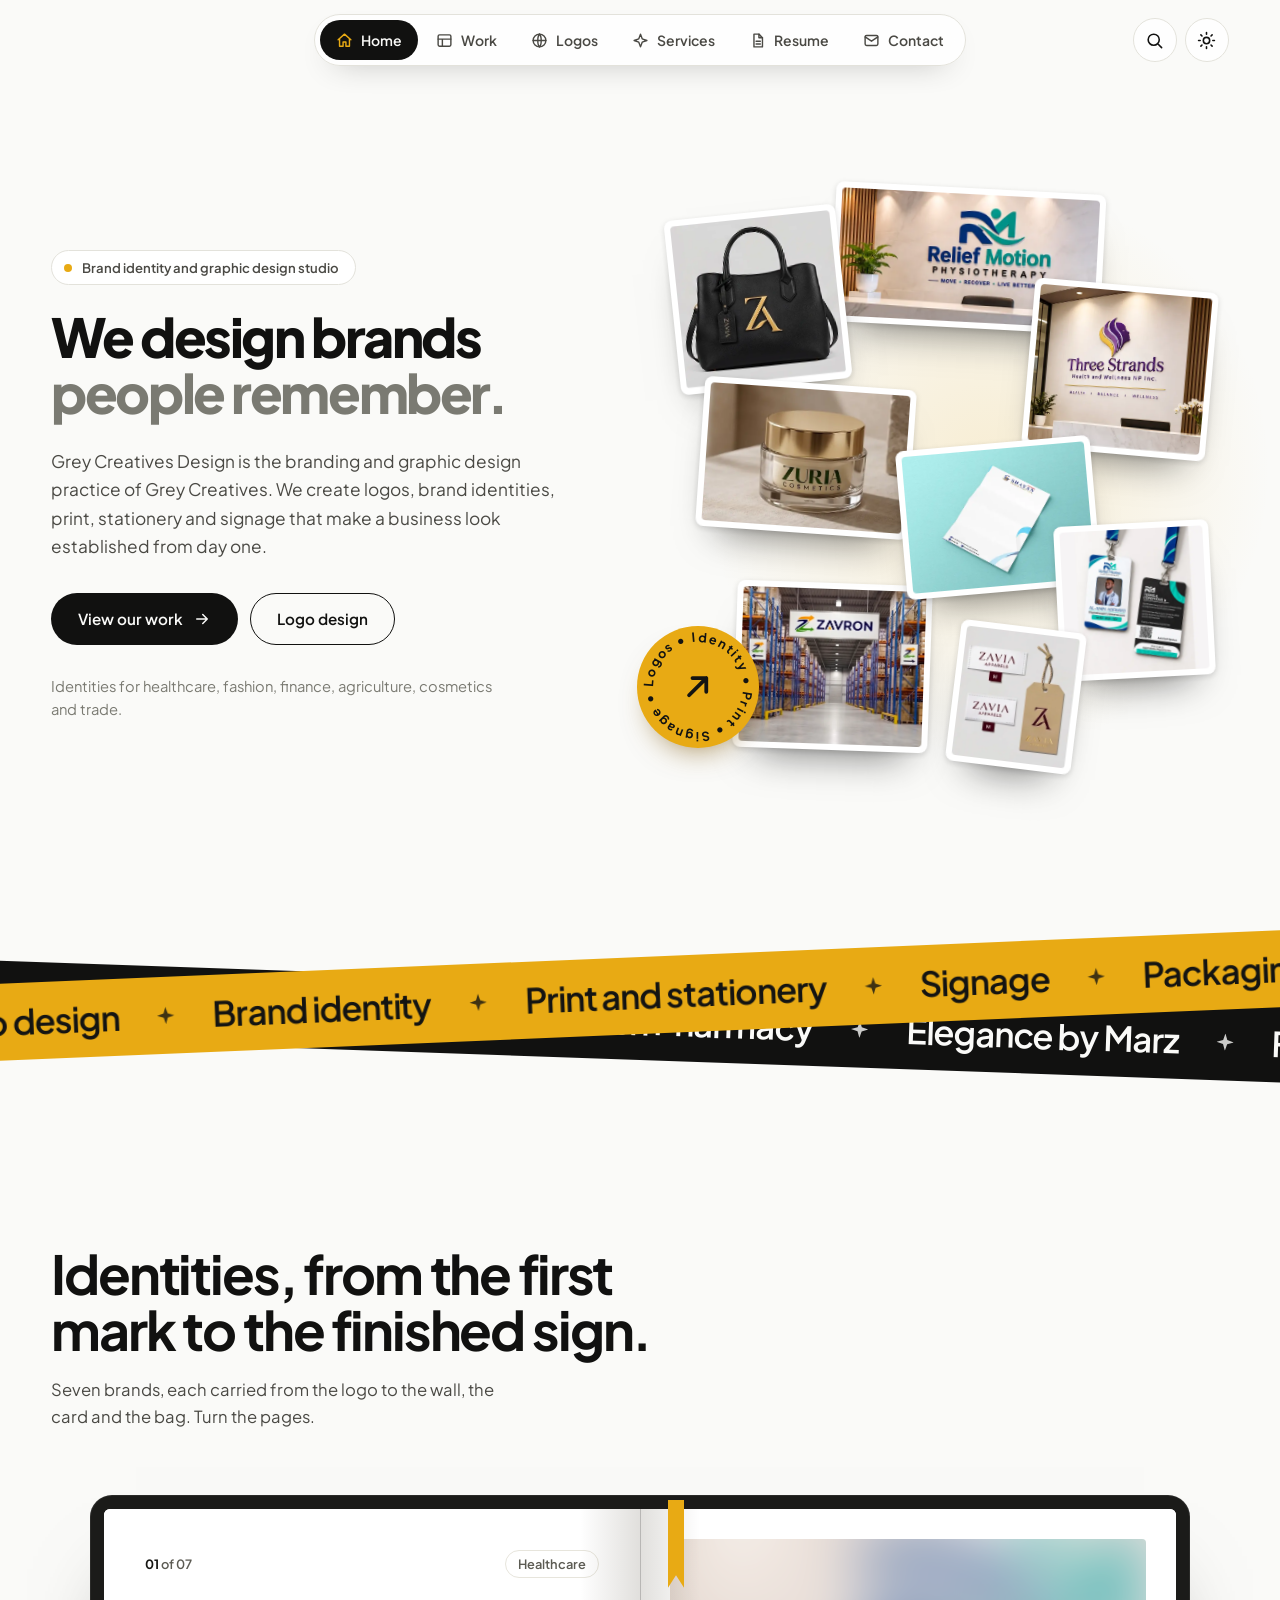
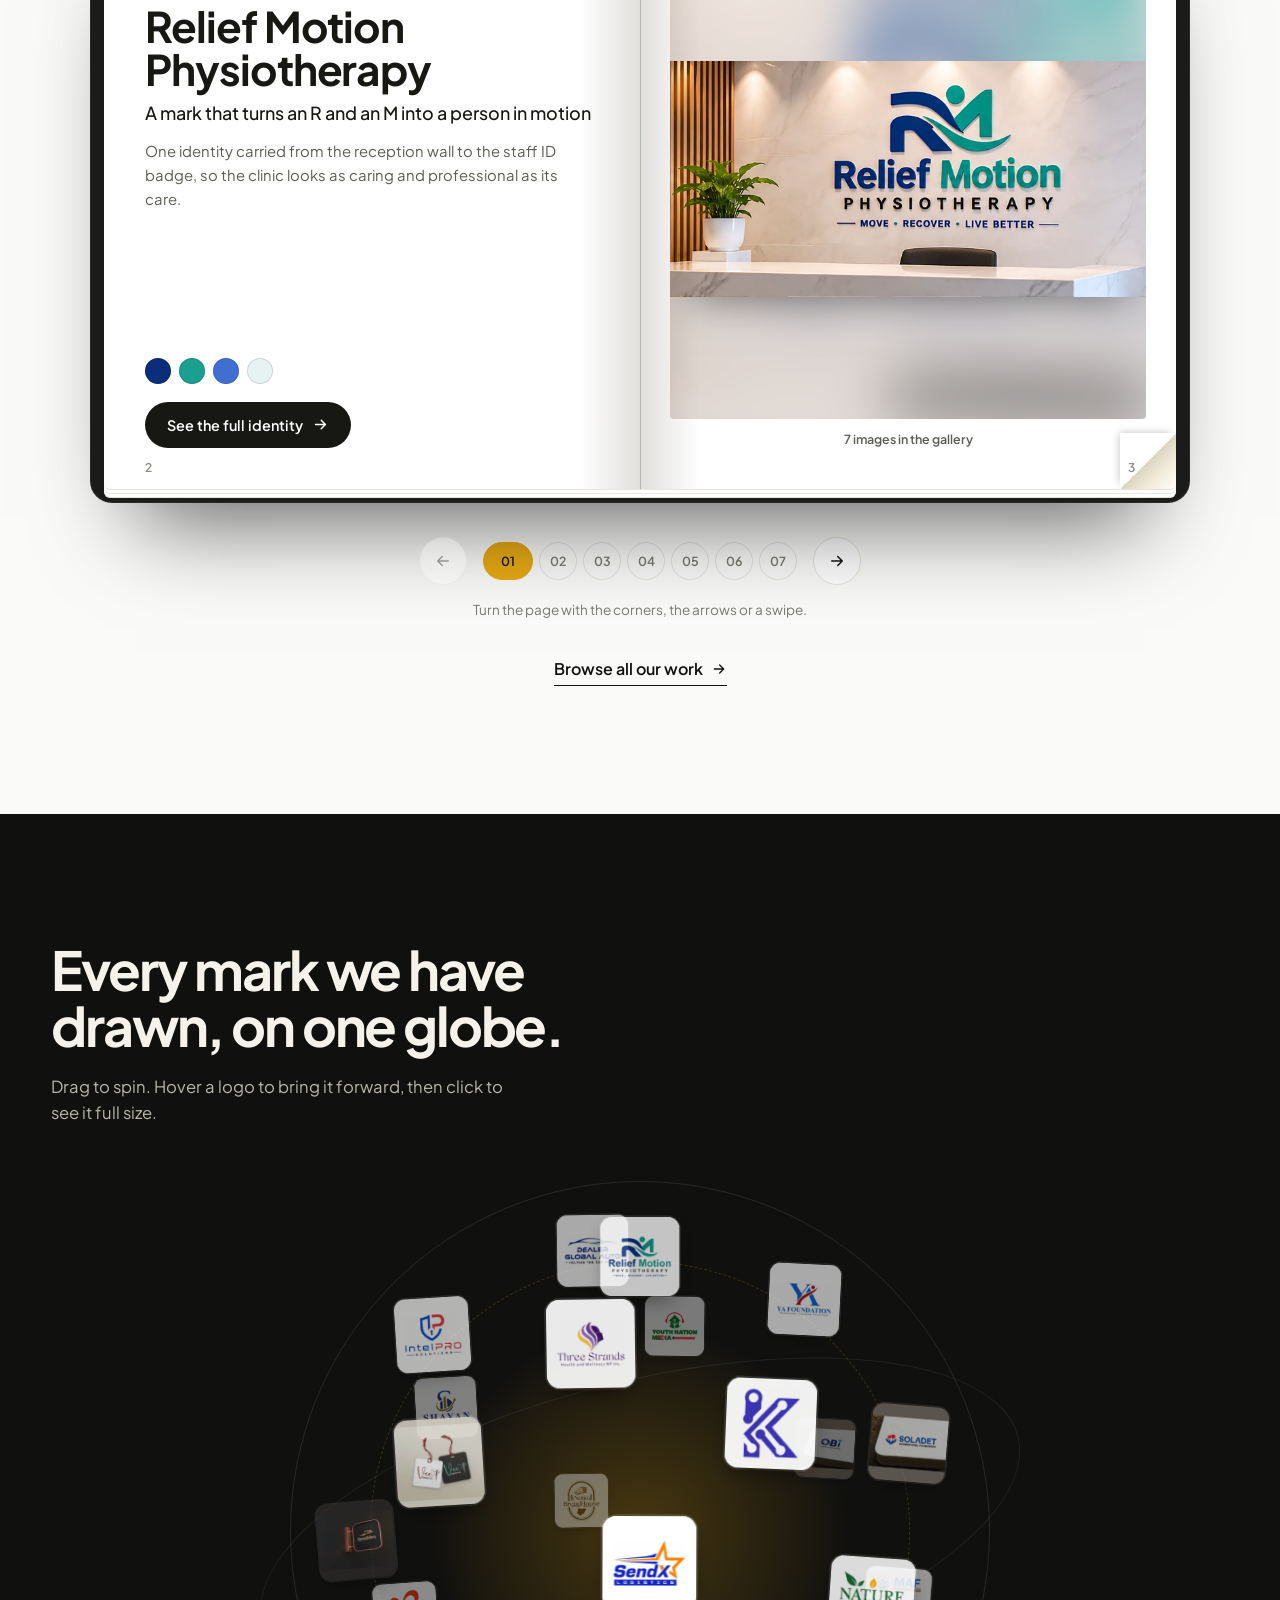
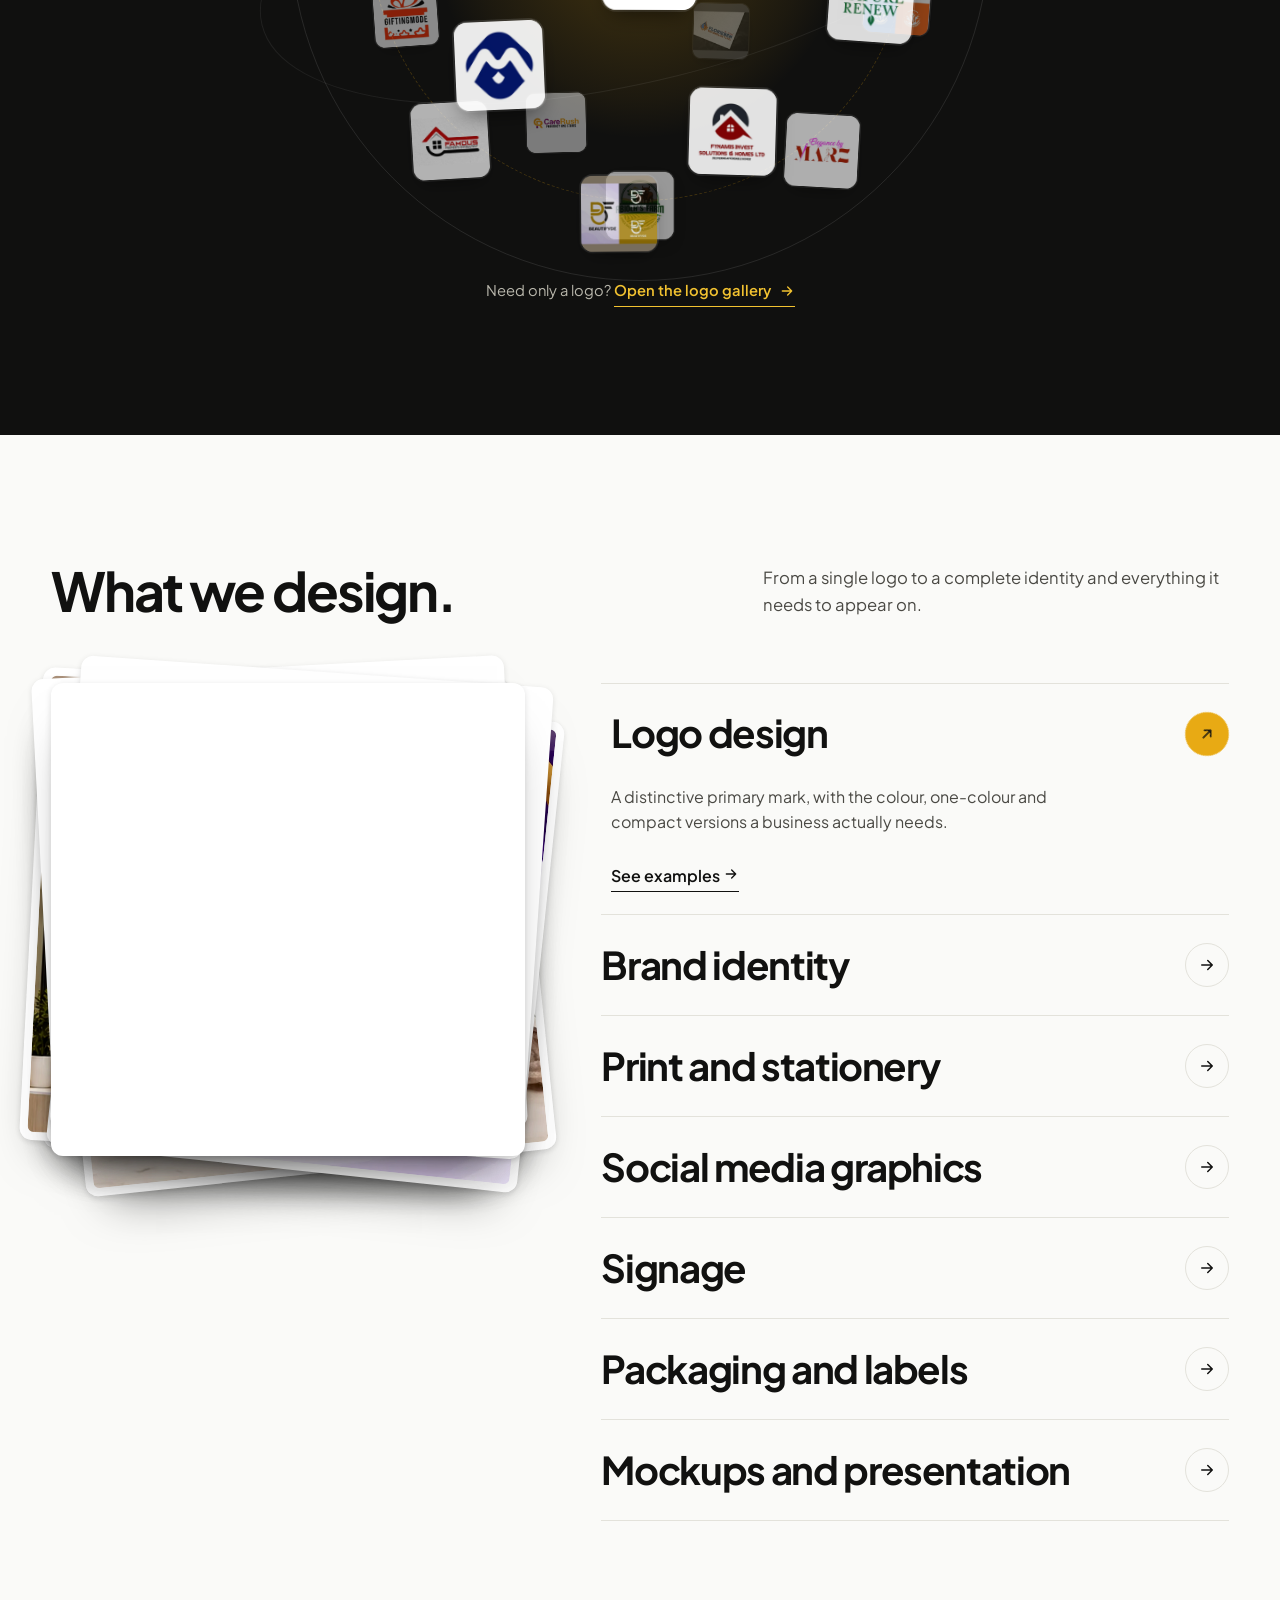
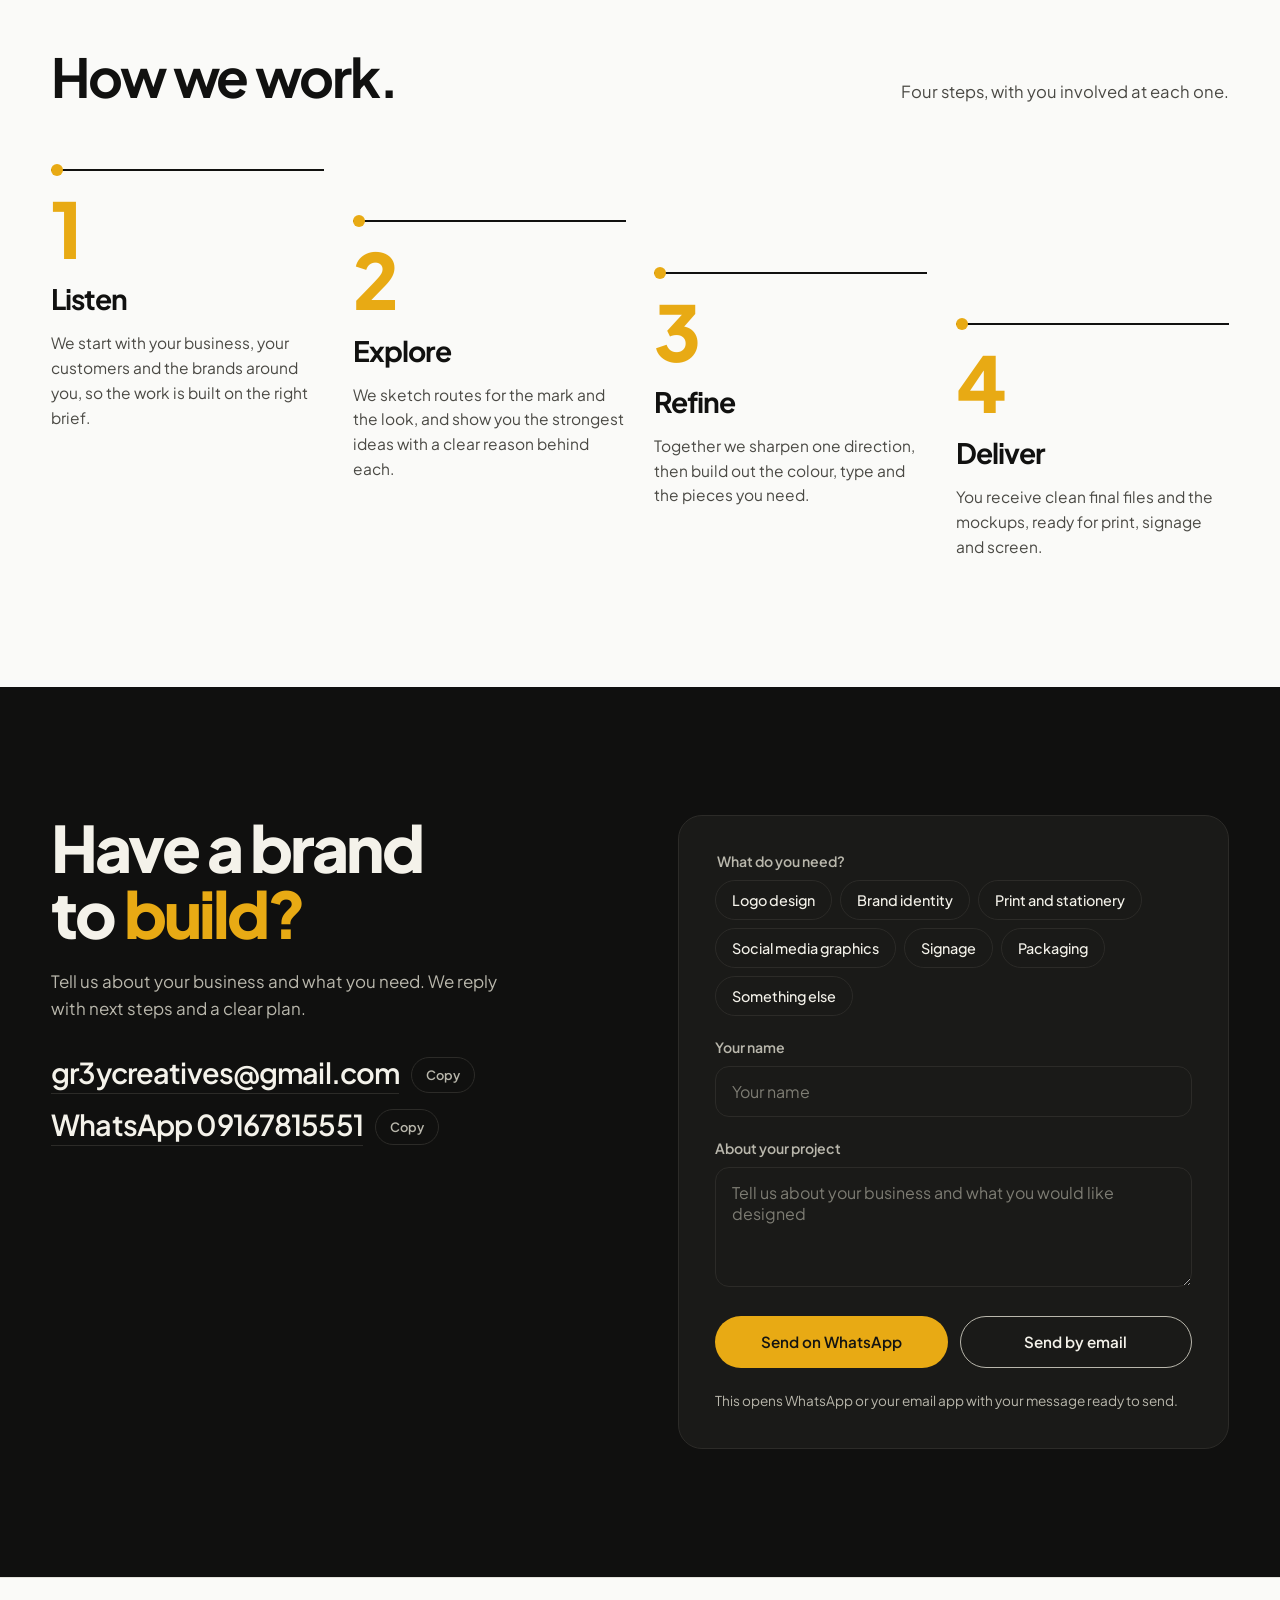
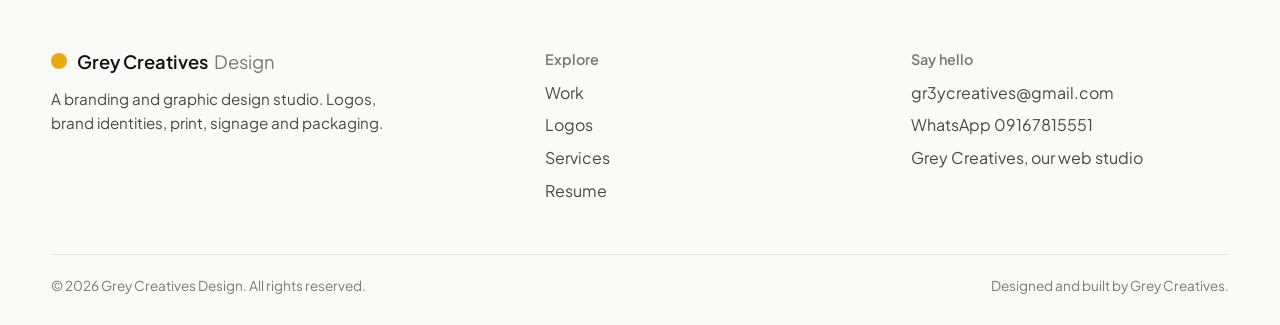
<file: index.html>
<!DOCTYPE html>
<html lang="en" data-root="">
<head>
<meta charset="UTF-8">
<meta name="viewport" content="width=device-width, initial-scale=1">
<script>(function(){var t='light';try{var v=localStorage.getItem('gcd-theme');if(v==='dark'||v==='light'){t=v;}}catch(e){}if(t==='dark'){document.documentElement.setAttribute('data-theme','dark');}})();</script>
<title>Grey Creatives Design</title>
<meta name="description" content="Grey Creatives Design is a branding and graphic design studio. We create logos, brand identities, print and stationery, signage and packaging.">
<meta name="theme-color" content="#FAFAF8">
<link rel="canonical" href="https://greycreativesdesign.vercel.app/">
<link rel="icon" type="image/png" sizes="32x32" href="assets/favicon-32.png">
<link rel="icon" type="image/png" sizes="48x48" href="assets/favicon-48.png">
<link rel="shortcut icon" href="favicon.ico">
<link rel="apple-touch-icon" href="assets/apple-touch-icon.png">
<meta property="og:type" content="website">
<meta property="og:site_name" content="Grey Creatives Design">
<meta property="og:title" content="Grey Creatives Design">
<meta property="og:description" content="Grey Creatives Design is a branding and graphic design studio. We create logos, brand identities, print and stationery, signage and packaging.">
<meta property="og:url" content="https://greycreativesdesign.vercel.app/">
<meta property="og:image" content="https://greycreativesdesign.vercel.app/og-image.png">
<meta name="twitter:card" content="summary_large_image">
<meta name="twitter:title" content="Grey Creatives Design">
<meta name="twitter:description" content="Grey Creatives Design is a branding and graphic design studio. We create logos, brand identities, print and stationery, signage and packaging.">
<meta name="twitter:image" content="https://greycreativesdesign.vercel.app/og-image.png">
<link rel="preload" href="assets/fonts/plus-jakarta-sans-latin-wght-normal.woff2" as="font" type="font/woff2" crossorigin>
<link rel="stylesheet" href="assets/css/site.css">
<script type="application/ld+json">{"@context": "https://schema.org", "@type": "Organization", "name": "Grey Creatives Design", "url": "https://greycreativesdesign.vercel.app/", "email": "gr3ycreatives@gmail.com", "description": "Grey Creatives Design is a branding and graphic design studio. We create logos, brand identities, print and stationery, signage and packaging.", "logo": "https://greycreativesdesign.vercel.app/assets/apple-touch-icon.png"}</script>
</head>
<body data-page="home">
<a class="skip" href="#main">Skip to content</a>
<header class="hd" id="siteHeader">
  <a class="hd-brand" href="index.html" aria-label="Grey Creatives Design, home"><i></i>Grey Creatives <em>Design</em></a>
  <nav class="hd-nav" id="navLinks" aria-label="Main">
    <div class="nav-top"><a class="hd-brand" href="index.html" style="display:flex"><i></i>Grey Creatives <em>Design</em></a><button type="button" class="nav-close" id="navClose"><svg class="" viewBox="0 0 24 24" fill="none" stroke="currentColor" stroke-width="2" stroke-linecap="round" stroke-linejoin="round" aria-hidden="true"><path d="M6 6l12 12M18 6L6 18"/></svg>Close</button></div>
    <a href="index.html" class="nav-a is-cur" data-k="home" data-sec="top"><svg class="" viewBox="0 0 24 24" fill="none" stroke="currentColor" stroke-width="2" stroke-linecap="round" stroke-linejoin="round" aria-hidden="true"><path d="M3 11l9-8 9 8"/><path d="M5 10v10h5v-6h4v6h5V10"/></svg><span>Home</span></a>
    <a href="work.html" class="nav-a" data-k="work" data-sec="identities"><svg class="" viewBox="0 0 24 24" fill="none" stroke="currentColor" stroke-width="2" stroke-linecap="round" stroke-linejoin="round" aria-hidden="true"><rect x="3" y="4" width="18" height="16" rx="2"/><path d="M3 10h18M9 10v10"/></svg><span>Work</span></a>
    <a href="logos.html" class="nav-a" data-k="logos" data-sec="logos"><svg class="" viewBox="0 0 24 24" fill="none" stroke="currentColor" stroke-width="2" stroke-linecap="round" stroke-linejoin="round" aria-hidden="true"><circle cx="12" cy="12" r="9"/><path d="M12 3c3.2 3 3.2 15 0 18M12 3c-3.2 3-3.2 15 0 18M3 12h18"/></svg><span>Logos</span></a>
    <a href="index.html#services" class="nav-a" data-k="services" data-sec="services"><svg class="" viewBox="0 0 24 24" fill="none" stroke="currentColor" stroke-width="2" stroke-linecap="round" stroke-linejoin="round" aria-hidden="true"><path d="M12 3l2.4 6.6L21 12l-6.6 2.4L12 21l-2.4-6.6L3 12l6.6-2.4z"/></svg><span>Services</span></a>
    <a href="resume.html" class="nav-a" data-k="resume"><svg class="" viewBox="0 0 24 24" fill="none" stroke="currentColor" stroke-width="2" stroke-linecap="round" stroke-linejoin="round" aria-hidden="true"><path d="M7 3h7l5 5v13H7z"/><path d="M14 3v5h5M10 13h6M10 17h6"/></svg><span>Resume</span></a>
    <a href="#contact" class="nav-a" data-k="contact" data-sec="contact"><svg class="" viewBox="0 0 24 24" fill="none" stroke="currentColor" stroke-width="2" stroke-linecap="round" stroke-linejoin="round" aria-hidden="true"><rect x="3" y="5" width="18" height="14" rx="2"/><path d="M3 7l9 6 9-6"/></svg><span>Contact</span></a>
    <div class="nav-foot"><b>gr3ycreatives@gmail.com</b><span>WhatsApp 09167815551</span></div>
  </nav>
  <div class="hd-right">
    <button type="button" class="ibtn" id="searchBtn" aria-label="Search the site"><svg class="" viewBox="0 0 24 24" fill="none" stroke="currentColor" stroke-width="2" stroke-linecap="round" stroke-linejoin="round" aria-hidden="true"><circle cx="11" cy="11" r="7"/><path d="M21 21l-4.3-4.3"/></svg></button>
    <button type="button" class="ibtn" id="themeToggle" aria-label="Switch to dark mode" aria-pressed="false"><svg class="i-sun" viewBox="0 0 24 24" fill="none" stroke="currentColor" stroke-width="2" stroke-linecap="round" stroke-linejoin="round" aria-hidden="true"><circle cx="12" cy="12" r="4"/><path d="M12 2v2M12 20v2M4.9 4.9l1.4 1.4M17.7 17.7l1.4 1.4M2 12h2M20 12h2M4.9 19.1l1.4-1.4M17.7 6.3l1.4-1.4"/></svg><svg class="i-moon" viewBox="0 0 24 24" fill="none" stroke="currentColor" stroke-width="2" stroke-linecap="round" stroke-linejoin="round" aria-hidden="true"><path d="M20 14.5A8.5 8.5 0 0 1 9.5 4a8.5 8.5 0 1 0 10.5 10.5z"/></svg></button>
    <button type="button" class="nav-toggle" id="navToggle" aria-label="Open menu" aria-expanded="false" aria-controls="navLinks"><svg class="" viewBox="0 0 24 24" fill="none" stroke="currentColor" stroke-width="2" stroke-linecap="round" stroke-linejoin="round" aria-hidden="true"><path d="M4 8h16M4 16h16"/></svg><span>Menu</span></button>
  </div>
</header><main id="main">
<section class="hero" id="top">
  <div class="wrap hero-grid">
    <div class="hero-copy">
      <p class="pill"><i></i>Brand identity and graphic design studio</p>
      <h1><span class="nw">We design brands</span> <em>people remember.</em></h1>
      <p class="lede">Grey Creatives Design is the branding and graphic design practice of Grey Creatives. We create logos, brand identities, print, stationery and signage that make a business look established from day one.</p>
      <div class="cta-row"><a class="btn btn-ink" href="work.html">View our work <svg class="" viewBox="0 0 24 24" fill="none" stroke="currentColor" stroke-width="2" stroke-linecap="round" stroke-linejoin="round" aria-hidden="true"><path d="M5 12h14M13 6l6 6-6 6"/></svg></a><a class="btn btn-line" href="logos.html">Logo design</a></div>
      <p class="hero-fields">Identities for healthcare, fashion, finance, agriculture, cosmetics and trade.</p>
    </div>
    <div class="collage">
      <a class="cl" href="work/zavia-apparel.html" aria-label="Zavia Apparel" data-d="1.0" style="--x:3%;--y:5%;--w:30%;--r:-6deg;--z:2;--i:0"><img src="assets/img/wall/zavia-apparel-01.webp" alt="" width="630" height="640" decoding="async"><span class="cl-tag">Zavia Apparel</span></a>
        <a class="cl" href="work/relief-motion.html" aria-label="Relief Motion Physiotherapy" data-d="0.6" style="--x:31%;--y:1%;--w:47%;--r:3deg;--z:1;--i:1"><img src="assets/img/wall/relief-motion-01.webp" alt="" width="640" height="318" decoding="async"><span class="cl-tag">Relief Motion Physiotherapy</span></a>
        <a class="cl" href="work/three-strands.html" aria-label="Three Strands Health &amp; Wellness" data-d="1.3" style="--x:65%;--y:17%;--w:32%;--r:5deg;--z:3;--i:2"><img src="assets/img/wall/three-strands-01.webp" alt="" width="640" height="586" decoding="async"><span class="cl-tag">Three Strands Health &amp; Wellness</span></a>
        <a class="cl" href="work/zuria-cosmetics.html" aria-label="Zuria Cosmetics" data-d="0.8" style="--x:8%;--y:33%;--w:37%;--r:4deg;--z:4;--i:3"><img src="assets/img/wall/zuria-cosmetics-02.webp" alt="" width="640" height="442" decoding="async"><span class="cl-tag">Zuria Cosmetics</span></a>
        <a class="cl" href="work/shayan-private-equity.html" aria-label="Shayan Private Equity" data-d="1.1" style="--x:43%;--y:43%;--w:34%;--r:-5deg;--z:5;--i:4"><img src="assets/img/wall/shayan-private-equity-02.webp" alt="" width="640" height="480" decoding="async"><span class="cl-tag">Shayan Private Equity</span></a>
        <a class="cl" href="work/relief-motion.html" aria-label="Relief Motion Physiotherapy" data-d="1.5" style="--x:70%;--y:56%;--w:27%;--r:-3deg;--z:6;--i:5"><img src="assets/img/wall/relief-motion-03.webp" alt="" width="640" height="640" decoding="async"><span class="cl-tag">Relief Motion Physiotherapy</span></a>
        <a class="cl" href="work/zavron.html" aria-label="Zavron Group" data-d="0.7" style="--x:14%;--y:66%;--w:34%;--r:2deg;--z:3;--i:6"><img src="assets/img/wall/zavron-01.webp" alt="" width="640" height="541" decoding="async"><span class="cl-tag">Zavron Group</span></a>
        <a class="cl" href="work/zavia-apparel.html" aria-label="Zavia Apparel" data-d="1.2" style="--x:52%;--y:73%;--w:22%;--r:7deg;--z:7;--i:7"><img src="assets/img/wall/zavia-apparel-04.webp" alt="" width="565" height="640" decoding="async"><span class="cl-tag">Zavia Apparel</span></a>
      <a class="sticker" href="logos.html" aria-label="Logo design: see our logos">
        <svg class="ring" viewBox="0 0 100 100" aria-hidden="true"><defs><path id="ringPath" d="M50,50 m-37,0 a37,37 0 1,1 74,0 a37,37 0 1,1 -74,0"/></defs><text textLength="226" lengthAdjust="spacing"><textPath href="#ringPath" textLength="226" lengthAdjust="spacing">Logos • Identity • Print • Signage •</textPath></text></svg>
        <svg class="arr" viewBox="0 0 24 24" fill="none" stroke="currentColor" stroke-width="2.2" stroke-linecap="round" stroke-linejoin="round" aria-hidden="true"><path d="M7 17L17 7M9 7h8v8"/></svg>
      </a>
    </div>
  </div>
</section>

<div class="bands" aria-hidden="true">
  <div class="band a"><div class="band-track"><div class="band-set"><span>Logo design</span><span>Brand identity</span><span>Print and stationery</span><span>Signage</span><span>Packaging</span><span>Social media graphics</span><span>Mockups</span><span>Logo design</span><span>Brand identity</span><span>Print and stationery</span><span>Signage</span><span>Packaging</span><span>Social media graphics</span><span>Mockups</span></div><div class="band-set"><span>Logo design</span><span>Brand identity</span><span>Print and stationery</span><span>Signage</span><span>Packaging</span><span>Social media graphics</span><span>Mockups</span><span>Logo design</span><span>Brand identity</span><span>Print and stationery</span><span>Signage</span><span>Packaging</span><span>Social media graphics</span><span>Mockups</span></div></div></div>
  <div class="band b"><div class="band-track"><div class="band-set"><span>Abiola&#x27;s Farm</span><span>Beautifyde</span><span>CareRush Pharmacy</span><span>Elegance by Marz</span><span>Famous Property Consultant</span><span>Florieben Technology</span><span>Fynamis Invest Solutions</span><span>GiftingMode</span><span>Monday Alade Foundation</span><span>Moodsurf</span><span>Naija BreadHouse</span><span>Nature Renew</span><span>Noniblaq</span><span>OBI Smooth-Tech</span><span>SendX Logistics</span><span>Shayan Private Equity</span><span>Soladet International Foundation</span><span>Vee Threads &amp; Co</span><span>Youth Nation Media</span><span>Kelegan</span><span>IntelPRO Solutions</span><span>YA Foundation</span><span>Three Strands Health &amp; Wellness</span><span>Dealer Global Auto</span><span>Relief Motion Physiotherapy</span></div><div class="band-set"><span>Abiola&#x27;s Farm</span><span>Beautifyde</span><span>CareRush Pharmacy</span><span>Elegance by Marz</span><span>Famous Property Consultant</span><span>Florieben Technology</span><span>Fynamis Invest Solutions</span><span>GiftingMode</span><span>Monday Alade Foundation</span><span>Moodsurf</span><span>Naija BreadHouse</span><span>Nature Renew</span><span>Noniblaq</span><span>OBI Smooth-Tech</span><span>SendX Logistics</span><span>Shayan Private Equity</span><span>Soladet International Foundation</span><span>Vee Threads &amp; Co</span><span>Youth Nation Media</span><span>Kelegan</span><span>IntelPRO Solutions</span><span>YA Foundation</span><span>Three Strands Health &amp; Wellness</span><span>Dealer Global Auto</span><span>Relief Motion Physiotherapy</span></div></div></div>
</div>

<section class="sec" id="identities">
  <div class="wrap">
    <div class="sh"><h2>Identities, from the first mark to the finished sign.</h2><p>Seven brands, each carried from the logo to the wall, the card and the bag. Turn the pages.</p></div>
    <div class="bk" id="book" aria-label="Brand identities, shown as an open book"></div>
    <noscript><p style="text-align:center;margin-top:20px"><a class="link" href="work.html">Browse all work</a></p></noscript>
    <p style="text-align:center;margin-top:36px"><a class="link" href="work.html">Browse all our work <svg class="" viewBox="0 0 24 24" fill="none" stroke="currentColor" stroke-width="2" stroke-linecap="round" stroke-linejoin="round" aria-hidden="true"><path d="M5 12h14M13 6l6 6-6 6"/></svg></a></p>
  </div>
</section>

<section class="sec pane logos-pane" id="logos">
  <div class="wrap">
    <div class="sh"><h2>Every mark we have drawn, on one globe.</h2><p>Drag to spin. Hover a logo to bring it forward, then click to see it full size.</p></div>
    <div class="gl-wrap">
      <div class="gl-stage" id="glStage" role="group" aria-label="A globe of our logos">
        <i class="gl-ring r1"></i><i class="gl-ring r2"></i><i class="gl-ring r3"></i>
        <div class="gl-field"></div><div class="gl-tip" aria-hidden="true"></div>
      </div>
      <p class="gl-hint">Need only a logo? <a class="link" href="logos.html" style="color:var(--gold-2)">Open the logo gallery <svg class="" viewBox="0 0 24 24" fill="none" stroke="currentColor" stroke-width="2" stroke-linecap="round" stroke-linejoin="round" aria-hidden="true"><path d="M5 12h14M13 6l6 6-6 6"/></svg></a></p>
    </div>
  </div>
</section>

<section class="sec" id="services">
  <div class="wrap">
    <div class="sh"><h2>What we design.</h2><p>From a single logo to a complete identity and everything it needs to appear on.</p></div>
    <div class="svc">
        <div class="svc-stage" aria-hidden="true"><div class="svc-pic" style="--tx:-16px;--ty:10px;--r:-5deg;z-index:7"><img src="assets/img/projects/three-strands/04.webp" alt="" loading="lazy" decoding="async"></div><div class="svc-pic" style="--tx:14px;--ty:-12px;--r:4deg;z-index:6"><img src="assets/img/projects/zavron/02.webp" alt="" loading="lazy" decoding="async"></div><div class="svc-pic" style="--tx:-8px;--ty:-16px;--r:-3deg;z-index:5"><img src="assets/img/projects/relief-motion/04.webp" alt="" loading="lazy" decoding="async"></div><div class="svc-pic" style="--tx:18px;--ty:14px;--r:6deg;z-index:4"><img src="assets/img/projects/three-strands/03.webp" alt="" loading="lazy" decoding="async"></div><div class="svc-pic" style="--tx:-20px;--ty:-4px;--r:3deg;z-index:3"><img src="assets/img/projects/three-strands/01.webp" alt="" loading="lazy" decoding="async"></div><div class="svc-pic" style="--tx:10px;--ty:18px;--r:-6deg;z-index:2"><img src="assets/img/projects/zuria-cosmetics/03.webp" alt="" loading="lazy" decoding="async"></div><div class="svc-pic" style="--tx:0px;--ty:0px;--r:2deg;z-index:1"><img src="assets/img/projects/zavia-apparel/03.webp" alt="" loading="lazy" decoding="async"></div></div>
        <ul class="svc-list"><li class="svc-item">
          <button type="button" class="svc-row" aria-expanded="false"><h3>Logo design</h3><span class="go"><svg class="" viewBox="0 0 24 24" fill="none" stroke="currentColor" stroke-width="2" stroke-linecap="round" stroke-linejoin="round" aria-hidden="true"><path d="M5 12h14M13 6l6 6-6 6"/></svg></span></button>
          <div class="svc-more"><div><p>A distinctive primary mark, with the colour, one-colour and compact versions a business actually needs.</p><a class="link" href="logos.html">See examples <svg class="" viewBox="0 0 24 24" fill="none" stroke="currentColor" stroke-width="2" stroke-linecap="round" stroke-linejoin="round" aria-hidden="true"><path d="M5 12h14M13 6l6 6-6 6"/></svg></a></div></div>
        </li><li class="svc-item">
          <button type="button" class="svc-row" aria-expanded="false"><h3>Brand identity</h3><span class="go"><svg class="" viewBox="0 0 24 24" fill="none" stroke="currentColor" stroke-width="2" stroke-linecap="round" stroke-linejoin="round" aria-hidden="true"><path d="M5 12h14M13 6l6 6-6 6"/></svg></span></button>
          <div class="svc-more"><div><p>Logo, colour, type and usage rules that keep a brand consistent everywhere it appears.</p><a class="link" href="work.html">See examples <svg class="" viewBox="0 0 24 24" fill="none" stroke="currentColor" stroke-width="2" stroke-linecap="round" stroke-linejoin="round" aria-hidden="true"><path d="M5 12h14M13 6l6 6-6 6"/></svg></a></div></div>
        </li><li class="svc-item">
          <button type="button" class="svc-row" aria-expanded="false"><h3>Print and stationery</h3><span class="go"><svg class="" viewBox="0 0 24 24" fill="none" stroke="currentColor" stroke-width="2" stroke-linecap="round" stroke-linejoin="round" aria-hidden="true"><path d="M5 12h14M13 6l6 6-6 6"/></svg></span></button>
          <div class="svc-more"><div><p>Business cards, letterheads, ID badges, flyers and the other printed pieces a business hands out.</p><a class="link" href="work.html">See examples <svg class="" viewBox="0 0 24 24" fill="none" stroke="currentColor" stroke-width="2" stroke-linecap="round" stroke-linejoin="round" aria-hidden="true"><path d="M5 12h14M13 6l6 6-6 6"/></svg></a></div></div>
        </li><li class="svc-item">
          <button type="button" class="svc-row" aria-expanded="false"><h3>Social media graphics</h3><span class="go"><svg class="" viewBox="0 0 24 24" fill="none" stroke="currentColor" stroke-width="2" stroke-linecap="round" stroke-linejoin="round" aria-hidden="true"><path d="M5 12h14M13 6l6 6-6 6"/></svg></span></button>
          <div class="svc-more"><div><p>Post and campaign designs that carry the identity into the feed.</p><a class="link" href="work.html">See examples <svg class="" viewBox="0 0 24 24" fill="none" stroke="currentColor" stroke-width="2" stroke-linecap="round" stroke-linejoin="round" aria-hidden="true"><path d="M5 12h14M13 6l6 6-6 6"/></svg></a></div></div>
        </li><li class="svc-item">
          <button type="button" class="svc-row" aria-expanded="false"><h3>Signage</h3><span class="go"><svg class="" viewBox="0 0 24 24" fill="none" stroke="currentColor" stroke-width="2" stroke-linecap="round" stroke-linejoin="round" aria-hidden="true"><path d="M5 12h14M13 6l6 6-6 6"/></svg></span></button>
          <div class="svc-more"><div><p>Reception walls, acrylic signs, glass vinyl and entrance boards, designed to read from across the room.</p><a class="link" href="work.html">See examples <svg class="" viewBox="0 0 24 24" fill="none" stroke="currentColor" stroke-width="2" stroke-linecap="round" stroke-linejoin="round" aria-hidden="true"><path d="M5 12h14M13 6l6 6-6 6"/></svg></a></div></div>
        </li><li class="svc-item">
          <button type="button" class="svc-row" aria-expanded="false"><h3>Packaging and labels</h3><span class="go"><svg class="" viewBox="0 0 24 24" fill="none" stroke="currentColor" stroke-width="2" stroke-linecap="round" stroke-linejoin="round" aria-hidden="true"><path d="M5 12h14M13 6l6 6-6 6"/></svg></span></button>
          <div class="svc-more"><div><p>Boxes, bags, jars, tags and stickers that make the brand feel finished.</p><a class="link" href="work.html">See examples <svg class="" viewBox="0 0 24 24" fill="none" stroke="currentColor" stroke-width="2" stroke-linecap="round" stroke-linejoin="round" aria-hidden="true"><path d="M5 12h14M13 6l6 6-6 6"/></svg></a></div></div>
        </li><li class="svc-item">
          <button type="button" class="svc-row" aria-expanded="false"><h3>Mockups and presentation</h3><span class="go"><svg class="" viewBox="0 0 24 24" fill="none" stroke="currentColor" stroke-width="2" stroke-linecap="round" stroke-linejoin="round" aria-hidden="true"><path d="M5 12h14M13 6l6 6-6 6"/></svg></span></button>
          <div class="svc-more"><div><p>Realistic mockups, so you see the brand in place before anything is printed.</p><a class="link" href="work.html">See examples <svg class="" viewBox="0 0 24 24" fill="none" stroke="currentColor" stroke-width="2" stroke-linecap="round" stroke-linejoin="round" aria-hidden="true"><path d="M5 12h14M13 6l6 6-6 6"/></svg></a></div></div>
        </li></ul>
      </div>
  </div>
</section>

<section class="sec" id="process" style="padding-top:0">
  <div class="wrap">
    <div class="sh"><h2>How we work.</h2><p>Four steps, with you involved at each one.</p></div>
    <ol class="steps" style="list-style:none;margin:0;padding:0"><li class="step"><b>1</b><h3>Listen</h3><p>We start with your business, your customers and the brands around you, so the work is built on the right brief.</p></li><li class="step"><b>2</b><h3>Explore</h3><p>We sketch routes for the mark and the look, and show you the strongest ideas with a clear reason behind each.</p></li><li class="step"><b>3</b><h3>Refine</h3><p>Together we sharpen one direction, then build out the colour, type and the pieces you need.</p></li><li class="step"><b>4</b><h3>Deliver</h3><p>You receive clean final files and the mockups, ready for print, signage and screen.</p></li></ol>
  </div>
</section>

<section class="pane contact" id="contact">
  <div class="wrap ct-grid">
    <div class="ct">
      <h2>Have a brand to <em>build?</em></h2>
      <p class="lead">Tell us about your business and what you need. We reply with next steps and a clear plan.</p>
      <div class="ct-lines">
        <div class="ct-line"><a class="big" href="mailto:gr3ycreatives@gmail.com">gr3ycreatives@gmail.com</a><button type="button" class="copy" data-copy="gr3ycreatives@gmail.com" data-msg="Email copied">Copy</button></div>
        <div class="ct-line"><a class="big" href="https://wa.me/2349167815551" target="_blank" rel="noopener">WhatsApp 09167815551</a><button type="button" class="copy" data-copy="09167815551" data-msg="Number copied">Copy</button></div>
      </div>
    </div>
    <form class="form" id="enqForm" novalidate>
      <fieldset><legend>What do you need?</legend><div class="chips"><label class="chip"><input type="checkbox" name="need" value="Logo design"><span>Logo design</span></label><label class="chip"><input type="checkbox" name="need" value="Brand identity"><span>Brand identity</span></label><label class="chip"><input type="checkbox" name="need" value="Print and stationery"><span>Print and stationery</span></label><label class="chip"><input type="checkbox" name="need" value="Social media graphics"><span>Social media graphics</span></label><label class="chip"><input type="checkbox" name="need" value="Signage"><span>Signage</span></label><label class="chip"><input type="checkbox" name="need" value="Packaging"><span>Packaging</span></label><label class="chip"><input type="checkbox" name="need" value="Something else"><span>Something else</span></label></div></fieldset>
      <div><label class="t" for="enqName">Your name</label><input class="fld" id="enqName" name="name" type="text" autocomplete="name" placeholder="Your name"></div>
      <div><label class="t" for="enqMsg">About your project</label><textarea class="fld" id="enqMsg" name="message" placeholder="Tell us about your business and what you would like designed"></textarea></div>
      <div class="cta-row"><button type="button" class="btn btn-gold" id="enqWa">Send on WhatsApp</button><button type="button" class="btn btn-line" id="enqMail">Send by email</button></div>
      <p class="form-note">This opens WhatsApp or your email app with your message ready to send.</p>
    </form>
  </div>
</section>
</main>
<footer class="ft">
  <div class="wrap">
    <div class="ft-grid">
      <div>
        <a class="ft-brand" href="index.html"><i></i>Grey Creatives <em>Design</em></a>
        <p class="sm">A branding and graphic design studio. Logos, brand identities, print, signage and packaging.</p>
      </div>
      <div>
        <h4>Explore</h4>
        <ul>
          <li><a href="work.html">Work</a></li>
          <li><a href="logos.html">Logos</a></li>
          <li><a href="index.html#services">Services</a></li>
          <li><a href="resume.html">Resume</a></li>
        </ul>
      </div>
      <div>
        <h4>Say hello</h4>
        <ul>
          <li><a href="mailto:gr3ycreatives@gmail.com">gr3ycreatives@gmail.com</a></li>
          <li><a href="https://wa.me/2349167815551" target="_blank" rel="noopener">WhatsApp 09167815551</a></li>
          <li><a href="https://greycreatives.vercel.app/" target="_blank" rel="noopener">Grey Creatives, our web studio</a></li>
        </ul>
      </div>
    </div>
    <div class="ft-base"><span>&copy; 2026 Grey Creatives Design. All rights reserved.</span><span>Designed and built by Grey Creatives.</span></div>
  </div>
</footer><script src="assets/js/data.js"></script>
<script src="assets/js/core.js"></script>
<script src="assets/js/globe.js"></script>
<script src="assets/js/home.js"></script>
</body>
</html>
</file>
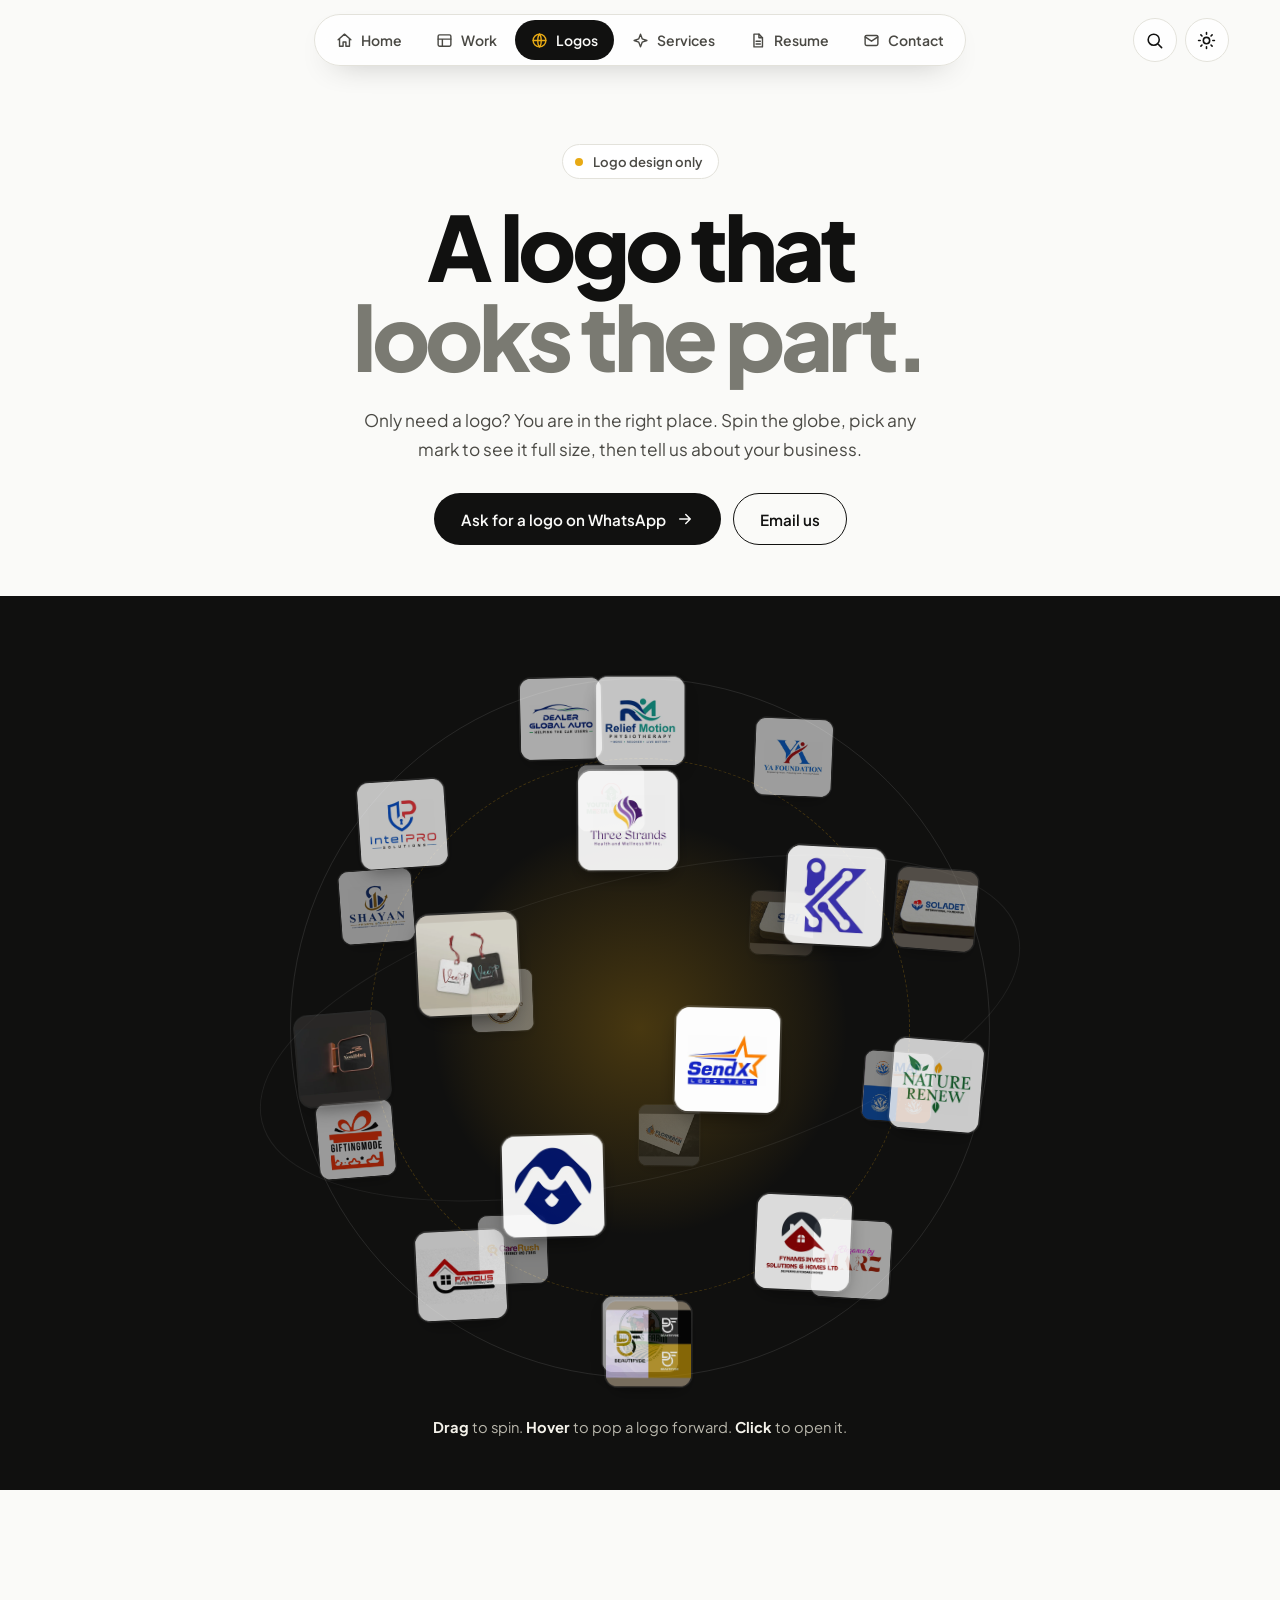
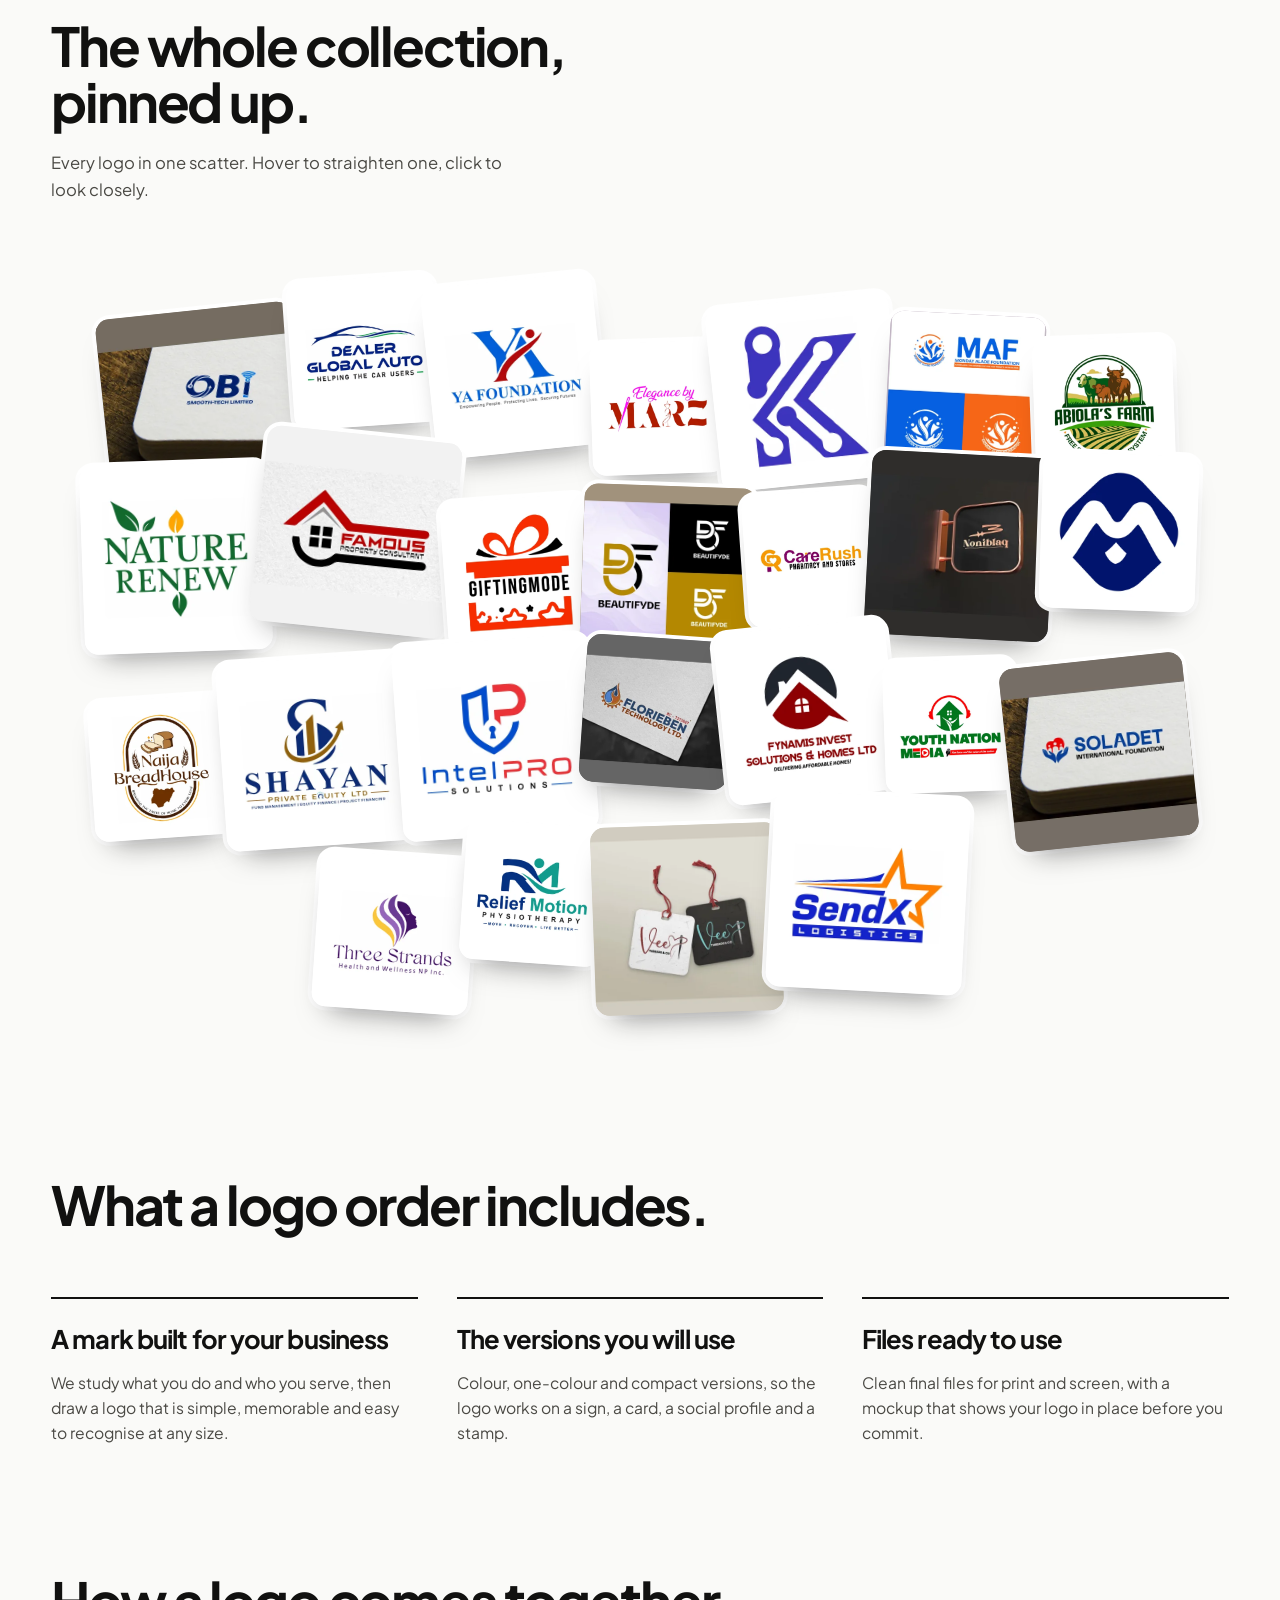
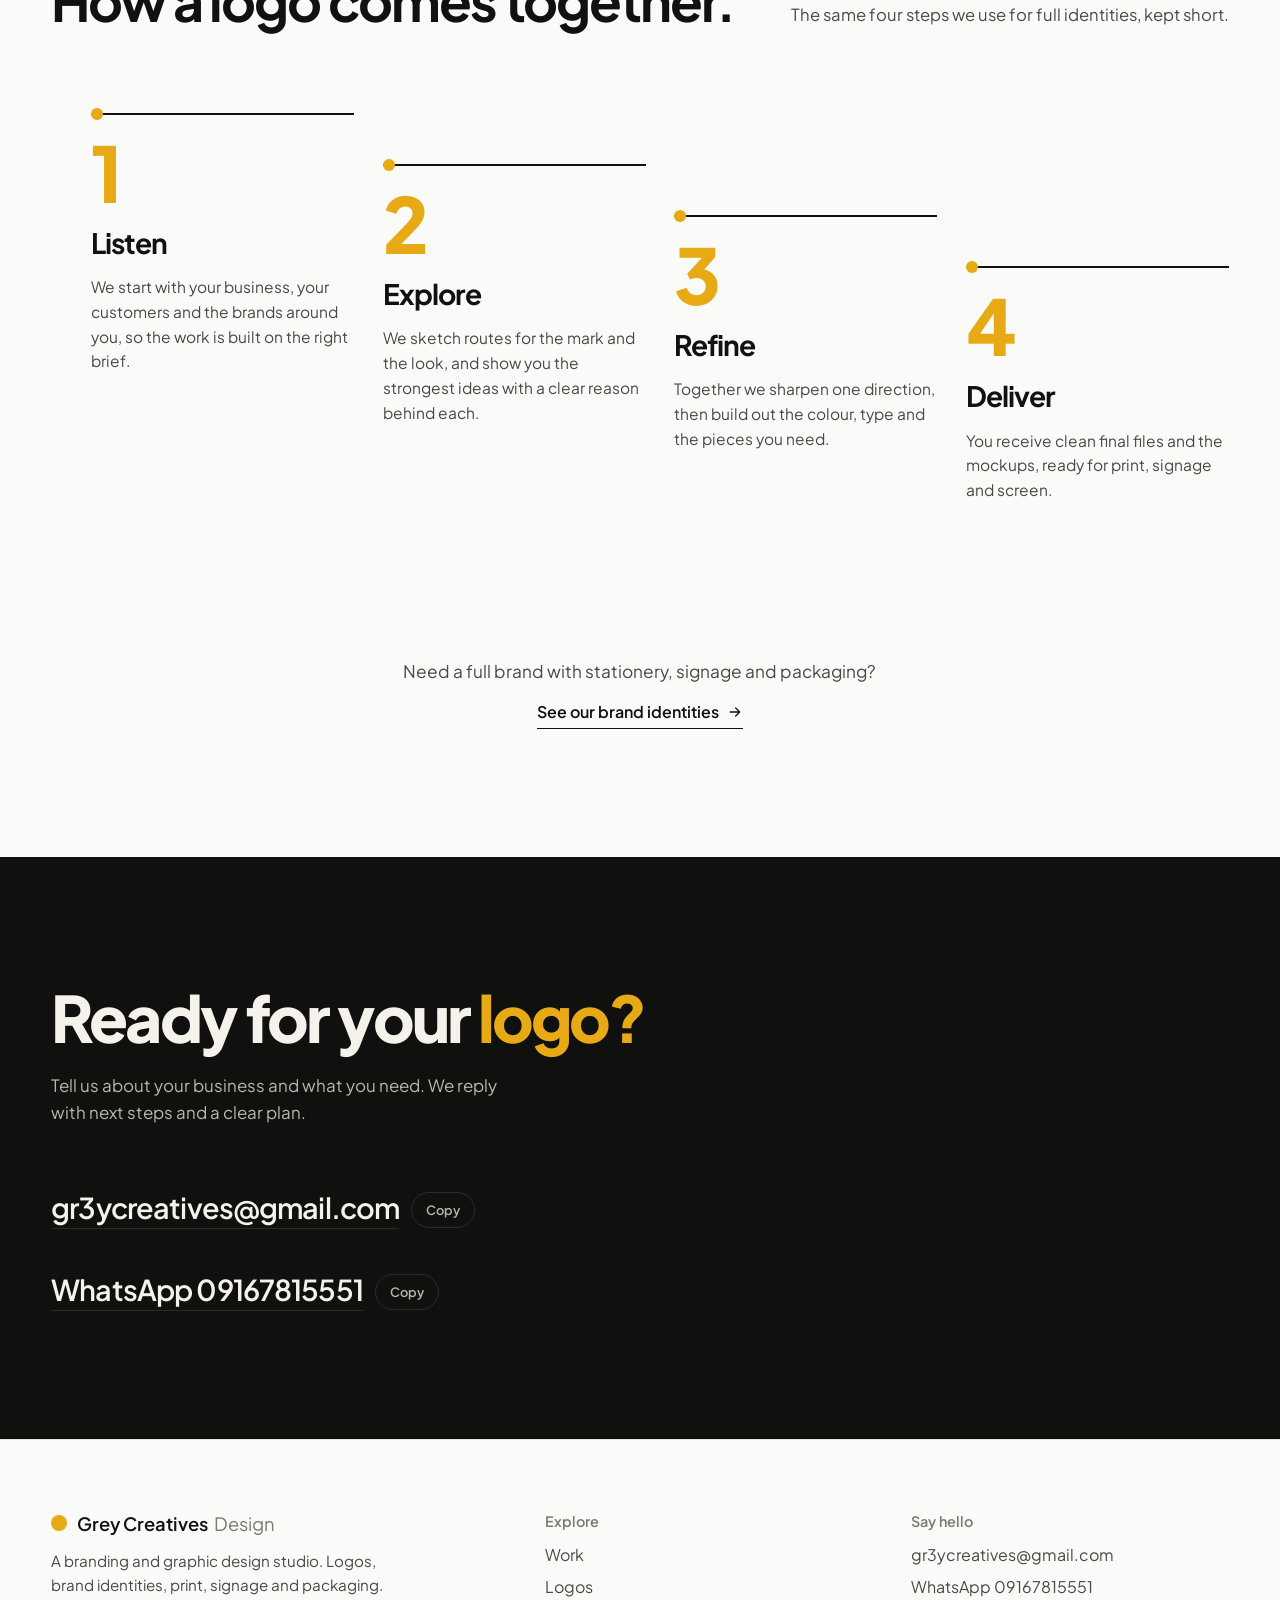
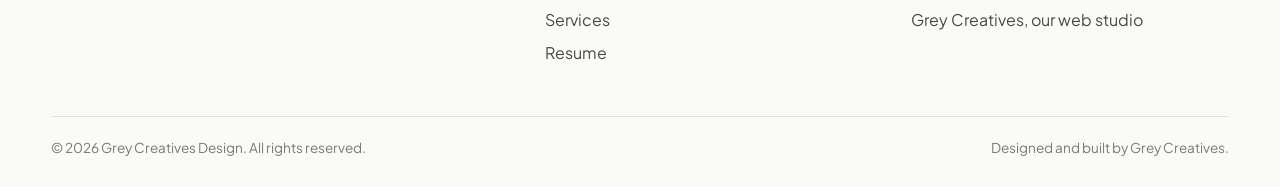
<file: logos.html>
<!DOCTYPE html>
<html lang="en" data-root="">
<head>
<meta charset="UTF-8">
<meta name="viewport" content="width=device-width, initial-scale=1">
<script>(function(){var t='light';try{var v=localStorage.getItem('gcd-theme');if(v==='dark'||v==='light'){t=v;}}catch(e){}if(t==='dark'){document.documentElement.setAttribute('data-theme','dark');}})();</script>
<title>Logo design | Grey Creatives Design</title>
<meta name="description" content="Logo design by Grey Creatives Design. Browse the marks we have drawn for businesses and foundations, then tell us about yours.">
<meta name="theme-color" content="#FAFAF8">
<link rel="canonical" href="https://greycreativesdesign.vercel.app/logos">
<link rel="icon" type="image/png" sizes="32x32" href="assets/favicon-32.png">
<link rel="icon" type="image/png" sizes="48x48" href="assets/favicon-48.png">
<link rel="shortcut icon" href="favicon.ico">
<link rel="apple-touch-icon" href="assets/apple-touch-icon.png">
<meta property="og:type" content="website">
<meta property="og:site_name" content="Grey Creatives Design">
<meta property="og:title" content="Logo design | Grey Creatives Design">
<meta property="og:description" content="Logo design by Grey Creatives Design. Browse the marks we have drawn for businesses and foundations, then tell us about yours.">
<meta property="og:url" content="https://greycreativesdesign.vercel.app/logos">
<meta property="og:image" content="https://greycreativesdesign.vercel.app/og-image.png">
<meta name="twitter:card" content="summary_large_image">
<meta name="twitter:title" content="Logo design | Grey Creatives Design">
<meta name="twitter:description" content="Logo design by Grey Creatives Design. Browse the marks we have drawn for businesses and foundations, then tell us about yours.">
<meta name="twitter:image" content="https://greycreativesdesign.vercel.app/og-image.png">
<link rel="preload" href="assets/fonts/plus-jakarta-sans-latin-wght-normal.woff2" as="font" type="font/woff2" crossorigin>
<link rel="stylesheet" href="assets/css/site.css">

</head>
<body data-page="logos">
<a class="skip" href="#main">Skip to content</a>
<header class="hd" id="siteHeader">
  <a class="hd-brand" href="index.html" aria-label="Grey Creatives Design, home"><i></i>Grey Creatives <em>Design</em></a>
  <nav class="hd-nav" id="navLinks" aria-label="Main">
    <div class="nav-top"><a class="hd-brand" href="index.html" style="display:flex"><i></i>Grey Creatives <em>Design</em></a><button type="button" class="nav-close" id="navClose"><svg class="" viewBox="0 0 24 24" fill="none" stroke="currentColor" stroke-width="2" stroke-linecap="round" stroke-linejoin="round" aria-hidden="true"><path d="M6 6l12 12M18 6L6 18"/></svg>Close</button></div>
    <a href="index.html" class="nav-a" data-k="home" data-sec="top"><svg class="" viewBox="0 0 24 24" fill="none" stroke="currentColor" stroke-width="2" stroke-linecap="round" stroke-linejoin="round" aria-hidden="true"><path d="M3 11l9-8 9 8"/><path d="M5 10v10h5v-6h4v6h5V10"/></svg><span>Home</span></a>
    <a href="work.html" class="nav-a" data-k="work" data-sec="identities"><svg class="" viewBox="0 0 24 24" fill="none" stroke="currentColor" stroke-width="2" stroke-linecap="round" stroke-linejoin="round" aria-hidden="true"><rect x="3" y="4" width="18" height="16" rx="2"/><path d="M3 10h18M9 10v10"/></svg><span>Work</span></a>
    <a href="logos.html" class="nav-a is-cur" data-k="logos" data-sec="logos"><svg class="" viewBox="0 0 24 24" fill="none" stroke="currentColor" stroke-width="2" stroke-linecap="round" stroke-linejoin="round" aria-hidden="true"><circle cx="12" cy="12" r="9"/><path d="M12 3c3.2 3 3.2 15 0 18M12 3c-3.2 3-3.2 15 0 18M3 12h18"/></svg><span>Logos</span></a>
    <a href="index.html#services" class="nav-a" data-k="services" data-sec="services"><svg class="" viewBox="0 0 24 24" fill="none" stroke="currentColor" stroke-width="2" stroke-linecap="round" stroke-linejoin="round" aria-hidden="true"><path d="M12 3l2.4 6.6L21 12l-6.6 2.4L12 21l-2.4-6.6L3 12l6.6-2.4z"/></svg><span>Services</span></a>
    <a href="resume.html" class="nav-a" data-k="resume"><svg class="" viewBox="0 0 24 24" fill="none" stroke="currentColor" stroke-width="2" stroke-linecap="round" stroke-linejoin="round" aria-hidden="true"><path d="M7 3h7l5 5v13H7z"/><path d="M14 3v5h5M10 13h6M10 17h6"/></svg><span>Resume</span></a>
    <a href="#contact" class="nav-a" data-k="contact" data-sec="contact"><svg class="" viewBox="0 0 24 24" fill="none" stroke="currentColor" stroke-width="2" stroke-linecap="round" stroke-linejoin="round" aria-hidden="true"><rect x="3" y="5" width="18" height="14" rx="2"/><path d="M3 7l9 6 9-6"/></svg><span>Contact</span></a>
    <div class="nav-foot"><b>gr3ycreatives@gmail.com</b><span>WhatsApp 09167815551</span></div>
  </nav>
  <div class="hd-right">
    <button type="button" class="ibtn" id="searchBtn" aria-label="Search the site"><svg class="" viewBox="0 0 24 24" fill="none" stroke="currentColor" stroke-width="2" stroke-linecap="round" stroke-linejoin="round" aria-hidden="true"><circle cx="11" cy="11" r="7"/><path d="M21 21l-4.3-4.3"/></svg></button>
    <button type="button" class="ibtn" id="themeToggle" aria-label="Switch to dark mode" aria-pressed="false"><svg class="i-sun" viewBox="0 0 24 24" fill="none" stroke="currentColor" stroke-width="2" stroke-linecap="round" stroke-linejoin="round" aria-hidden="true"><circle cx="12" cy="12" r="4"/><path d="M12 2v2M12 20v2M4.9 4.9l1.4 1.4M17.7 17.7l1.4 1.4M2 12h2M20 12h2M4.9 19.1l1.4-1.4M17.7 6.3l1.4-1.4"/></svg><svg class="i-moon" viewBox="0 0 24 24" fill="none" stroke="currentColor" stroke-width="2" stroke-linecap="round" stroke-linejoin="round" aria-hidden="true"><path d="M20 14.5A8.5 8.5 0 0 1 9.5 4a8.5 8.5 0 1 0 10.5 10.5z"/></svg></button>
    <button type="button" class="nav-toggle" id="navToggle" aria-label="Open menu" aria-expanded="false" aria-controls="navLinks"><svg class="" viewBox="0 0 24 24" fill="none" stroke="currentColor" stroke-width="2" stroke-linecap="round" stroke-linejoin="round" aria-hidden="true"><path d="M4 8h16M4 16h16"/></svg><span>Menu</span></button>
  </div>
</header><main id="main">
<section class="pg lg-hero"><div class="wrap">
  <p class="pill"><i></i>Logo design only</p>
  <h1>A logo that <em>looks the part.</em></h1>
  <p class="lede">Only need a logo? You are in the right place. Spin the globe, pick any mark to see it full size, then tell us about your business.</p>
  <div class="cta-row"><a class="btn btn-ink" href="https://wa.me/2349167815551?text=Hello%20Grey%20Creatives%20Design%2C%20I%20need%20a%20logo%20designed.%20My%20business%20is%20" target="_blank" rel="noopener">Ask for a logo on WhatsApp <svg class="" viewBox="0 0 24 24" fill="none" stroke="currentColor" stroke-width="2" stroke-linecap="round" stroke-linejoin="round" aria-hidden="true"><path d="M5 12h14M13 6l6 6-6 6"/></svg></a><a class="btn btn-line" href="mailto:gr3ycreatives@gmail.com?subject=Logo%20design">Email us</a></div>
</div></section>

<section class="pane logos-pane" style="padding-block:clamp(24px,4vw,56px)" aria-label="Logo globe">
  <div class="wrap">
    <div class="gl-wrap">
      <div class="gl-stage" id="glStage" role="group" aria-label="A globe of our logos" style="height:clamp(460px,64vw,760px)">
        <i class="gl-ring r1"></i><i class="gl-ring r2"></i><i class="gl-ring r3"></i>
        <div class="gl-field"></div><div class="gl-tip" aria-hidden="true"></div>
      </div>
      <p class="gl-hint"><b>Drag</b> to spin. <b>Hover</b> to pop a logo forward. <b>Click</b> to open it.</p>
    </div>
  </div>
</section>

<section class="sec"><div class="wrap">
  <div class="sh"><h2>The whole collection, pinned up.</h2><p>Every logo in one scatter. Hover to straighten one, click to look closely.</p></div>
  <div class="pin"><button type="button" class="pin-i" style="--s:196px;--r:-6deg;--dy:30px;background:#746c60" data-logo="13" aria-label="OBI Smooth-Tech logo, open full size"><img src="assets/img/logos/l14.webp" alt="" width="420" height="420" loading="lazy" decoding="async"><span class="nm">OBI Smooth-Tech</span></button><button type="button" class="pin-i" style="--s:148px;--r:-4deg;--dy:-26px;background:#ffffff" data-logo="23" aria-label="Dealer Global Auto logo, open full size"><img src="assets/img/logos/l24.webp" alt="" width="420" height="420" loading="lazy" decoding="async"><span class="nm">Dealer Global Auto</span></button><button type="button" class="pin-i" style="--s:172px;--r:-6deg;--dy:-12px;background:#ffffff" data-logo="21" aria-label="YA Foundation logo, open full size"><img src="assets/img/logos/l22.webp" alt="" width="420" height="420" loading="lazy" decoding="async"><span class="nm">YA Foundation</span></button><button type="button" class="pin-i" style="--s:132px;--r:-2deg;--dy:30px;background:#ffffff" data-logo="3" aria-label="Elegance by Marz logo, open full size"><img src="assets/img/logos/l04.webp" alt="" width="420" height="420" loading="lazy" decoding="async"><span class="nm">Elegance by Marz</span></button><button type="button" class="pin-i" style="--s:184px;--r:-6deg;--dy:14px;background:#ffffff" data-logo="19" aria-label="Kelegan logo, open full size"><img src="assets/img/logos/l20.webp" alt="" width="420" height="420" loading="lazy" decoding="async"><span class="nm">Kelegan</span></button><button type="button" class="pin-i" style="--s:156px;--r:3deg;--dy:14px;background:#c0b4c1" data-logo="8" aria-label="Monday Alade Foundation logo, open full size"><img src="assets/img/logos/l09.webp" alt="" width="420" height="420" loading="lazy" decoding="async"><span class="nm">Monday Alade Foundation</span></button><button type="button" class="pin-i" style="--s:140px;--r:-2deg;--dy:30px;background:#ffffff" data-logo="0" aria-label="Abiola&#x27;s Farm logo, open full size"><img src="assets/img/logos/l01.webp" alt="" width="420" height="420" loading="lazy" decoding="async"><span class="nm">Abiola&#x27;s Farm</span></button><button type="button" class="pin-i" style="--s:188px;--r:-2deg;--dy:0px;background:#ffffff" data-logo="11" aria-label="Nature Renew logo, open full size"><img src="assets/img/logos/l12.webp" alt="" width="420" height="420" loading="lazy" decoding="async"><span class="nm">Nature Renew</span></button><button type="button" class="pin-i" style="--s:196px;--r:6deg;--dy:-26px;background:#f2f2f2" data-logo="4" aria-label="Famous Property Consultant logo, open full size"><img src="assets/img/logos/l05.webp" alt="" width="420" height="420" loading="lazy" decoding="async"><span class="nm">Famous Property Consultant</span></button><button type="button" class="pin-i" style="--s:148px;--r:-4deg;--dy:14px;background:#ffffff" data-logo="7" aria-label="GiftingMode logo, open full size"><img src="assets/img/logos/l08.webp" alt="" width="420" height="420" loading="lazy" decoding="async"><span class="nm">GiftingMode</span></button><button type="button" class="pin-i" style="--s:172px;--r:2deg;--dy:14px;background:#a0927d" data-logo="1" aria-label="Beautifyde logo, open full size"><img src="assets/img/logos/l02.webp" alt="" width="420" height="420" loading="lazy" decoding="async"><span class="nm">Beautifyde</span></button><button type="button" class="pin-i" style="--s:132px;--r:-4deg;--dy:0px;background:#ffffff" data-logo="2" aria-label="CareRush Pharmacy logo, open full size"><img src="assets/img/logos/l03.webp" alt="" width="420" height="420" loading="lazy" decoding="async"><span class="nm">CareRush Pharmacy</span></button><button type="button" class="pin-i" style="--s:184px;--r:3deg;--dy:-12px;background:#2e2d2b" data-logo="12" aria-label="Noniblaq logo, open full size"><img src="assets/img/logos/l13.webp" alt="" width="420" height="420" loading="lazy" decoding="async"><span class="nm">Noniblaq</span></button><button type="button" class="pin-i" style="--s:156px;--r:2deg;--dy:-26px;background:#ffffff" data-logo="9" aria-label="Moodsurf logo, open full size"><img src="assets/img/logos/l10.webp" alt="" width="420" height="420" loading="lazy" decoding="async"><span class="nm">Moodsurf</span></button><button type="button" class="pin-i" style="--s:140px;--r:-4deg;--dy:30px;background:#ffffff" data-logo="10" aria-label="Naija BreadHouse logo, open full size"><img src="assets/img/logos/l11.webp" alt="" width="420" height="420" loading="lazy" decoding="async"><span class="nm">Naija BreadHouse</span></button><button type="button" class="pin-i" style="--s:188px;--r:-4deg;--dy:14px;background:#ffffff" data-logo="15" aria-label="Shayan Private Equity logo, open full size"><img src="assets/img/logos/l16.webp" alt="" width="420" height="420" loading="lazy" decoding="async"><span class="nm">Shayan Private Equity</span></button><button type="button" class="pin-i" style="--s:196px;--r:-4deg;--dy:0px;background:#ffffff" data-logo="20" aria-label="IntelPRO Solutions logo, open full size"><img src="assets/img/logos/l21.webp" alt="" width="420" height="420" loading="lazy" decoding="async"><span class="nm">IntelPRO Solutions</span></button><button type="button" class="pin-i" style="--s:148px;--r:4deg;--dy:-26px;background:#656565" data-logo="5" aria-label="Florieben Technology logo, open full size"><img src="assets/img/logos/l06.webp" alt="" width="420" height="420" loading="lazy" decoding="async"><span class="nm">Florieben Technology</span></button><button type="button" class="pin-i" style="--s:172px;--r:-6deg;--dy:-26px;background:#ffffff" data-logo="6" aria-label="Fynamis Invest Solutions logo, open full size"><img src="assets/img/logos/l07.webp" alt="" width="420" height="420" loading="lazy" decoding="async"><span class="nm">Fynamis Invest Solutions</span></button><button type="button" class="pin-i" style="--s:132px;--r:-2deg;--dy:-12px;background:#ffffff" data-logo="18" aria-label="Youth Nation Media logo, open full size"><img src="assets/img/logos/l19.webp" alt="" width="420" height="420" loading="lazy" decoding="async"><span class="nm">Youth Nation Media</span></button><button type="button" class="pin-i" style="--s:184px;--r:-6deg;--dy:14px;background:#766e65" data-logo="16" aria-label="Soladet International Foundation logo, open full size"><img src="assets/img/logos/l17.webp" alt="" width="420" height="420" loading="lazy" decoding="async"><span class="nm">Soladet International Foundation</span></button><button type="button" class="pin-i" style="--s:156px;--r:4deg;--dy:14px;background:#ffffff" data-logo="22" aria-label="Three Strands Health &amp; Wellness logo, open full size"><img src="assets/img/logos/l23.webp" alt="" width="420" height="420" loading="lazy" decoding="async"><span class="nm">Three Strands Health &amp; Wellness</span></button><button type="button" class="pin-i" style="--s:140px;--r:4deg;--dy:-26px;background:#ffffff" data-logo="24" aria-label="Relief Motion Physiotherapy logo, open full size"><img src="assets/img/logos/l25.webp" alt="" width="420" height="420" loading="lazy" decoding="async"><span class="nm">Relief Motion Physiotherapy</span></button><button type="button" class="pin-i" style="--s:188px;--r:-2deg;--dy:0px;background:#d0ccbf" data-logo="17" aria-label="Vee Threads &amp; Co logo, open full size"><img src="assets/img/logos/l18.webp" alt="" width="420" height="420" loading="lazy" decoding="async"><span class="nm">Vee Threads &amp; Co</span></button><button type="button" class="pin-i" style="--s:196px;--r:3deg;--dy:-26px;background:#ffffff" data-logo="14" aria-label="SendX Logistics logo, open full size"><img src="assets/img/logos/l15.webp" alt="" width="420" height="420" loading="lazy" decoding="async"><span class="nm">SendX Logistics</span></button></div>
</div></section>

<section class="sec" style="padding-top:0"><div class="wrap">
  <div class="sh"><h2>What a logo order includes.</h2></div>
  <div class="feat"><div><h3>A mark built for your business</h3><p>We study what you do and who you serve, then draw a logo that is simple, memorable and easy to recognise at any size.</p></div><div><h3>The versions you will use</h3><p>Colour, one-colour and compact versions, so the logo works on a sign, a card, a social profile and a stamp.</p></div><div><h3>Files ready to use</h3><p>Clean final files for print and screen, with a mockup that shows your logo in place before you commit.</p></div></div>
</div></section>

<section class="sec" style="padding-top:0"><div class="wrap">
  <div class="sh"><h2>How a logo comes together.</h2><p>The same four steps we use for full identities, kept short.</p></div>
  <ol class="steps" style="list-style:none;margin:0;padding-top:20px"><li class="step"><b>1</b><h3>Listen</h3><p>We start with your business, your customers and the brands around you, so the work is built on the right brief.</p></li><li class="step"><b>2</b><h3>Explore</h3><p>We sketch routes for the mark and the look, and show you the strongest ideas with a clear reason behind each.</p></li><li class="step"><b>3</b><h3>Refine</h3><p>Together we sharpen one direction, then build out the colour, type and the pieces you need.</p></li><li class="step"><b>4</b><h3>Deliver</h3><p>You receive clean final files and the mockups, ready for print, signage and screen.</p></li></ol>
</div></section>

<section class="sec" style="padding-top:0"><div class="wrap" style="text-align:center">
  <p class="lede" style="margin-inline:auto">Need a full brand with stationery, signage and packaging?</p>
  <p style="margin-top:14px"><a class="link" href="work.html">See our brand identities <svg class="" viewBox="0 0 24 24" fill="none" stroke="currentColor" stroke-width="2" stroke-linecap="round" stroke-linejoin="round" aria-hidden="true"><path d="M5 12h14M13 6l6 6-6 6"/></svg></a></p>
</div></section>
</main>
<section class="pane contact cta-band" id="contact">
  <div class="wrap ct">
    <h2>Ready for your <em>logo?</em></h2>
    <p class="lead">Tell us about your business and what you need. We reply with next steps and a clear plan.</p>
    <div class="ct-lines">
      <div class="ct-line"><a class="big" href="mailto:gr3ycreatives@gmail.com">gr3ycreatives@gmail.com</a><button type="button" class="copy" data-copy="gr3ycreatives@gmail.com" data-msg="Email copied">Copy</button></div>
      <div class="ct-line"><a class="big" href="https://wa.me/2349167815551?text=Hello%20Grey%20Creatives%20Design%2C%20I%20need%20a%20logo%20designed.%20My%20business%20is%20..." target="_blank" rel="noopener">WhatsApp 09167815551</a><button type="button" class="copy" data-copy="09167815551" data-msg="Number copied">Copy</button></div>
    </div>
  </div>
</section><footer class="ft">
  <div class="wrap">
    <div class="ft-grid">
      <div>
        <a class="ft-brand" href="index.html"><i></i>Grey Creatives <em>Design</em></a>
        <p class="sm">A branding and graphic design studio. Logos, brand identities, print, signage and packaging.</p>
      </div>
      <div>
        <h4>Explore</h4>
        <ul>
          <li><a href="work.html">Work</a></li>
          <li><a href="logos.html">Logos</a></li>
          <li><a href="index.html#services">Services</a></li>
          <li><a href="resume.html">Resume</a></li>
        </ul>
      </div>
      <div>
        <h4>Say hello</h4>
        <ul>
          <li><a href="mailto:gr3ycreatives@gmail.com">gr3ycreatives@gmail.com</a></li>
          <li><a href="https://wa.me/2349167815551" target="_blank" rel="noopener">WhatsApp 09167815551</a></li>
          <li><a href="https://greycreatives.vercel.app/" target="_blank" rel="noopener">Grey Creatives, our web studio</a></li>
        </ul>
      </div>
    </div>
    <div class="ft-base"><span>&copy; 2026 Grey Creatives Design. All rights reserved.</span><span>Designed and built by Grey Creatives.</span></div>
  </div>
</footer><script src="assets/js/data.js"></script>
<script src="assets/js/core.js"></script>
<script src="assets/js/globe.js"></script>
<script src="assets/js/pages.js"></script>
</body>
</html>
</file>
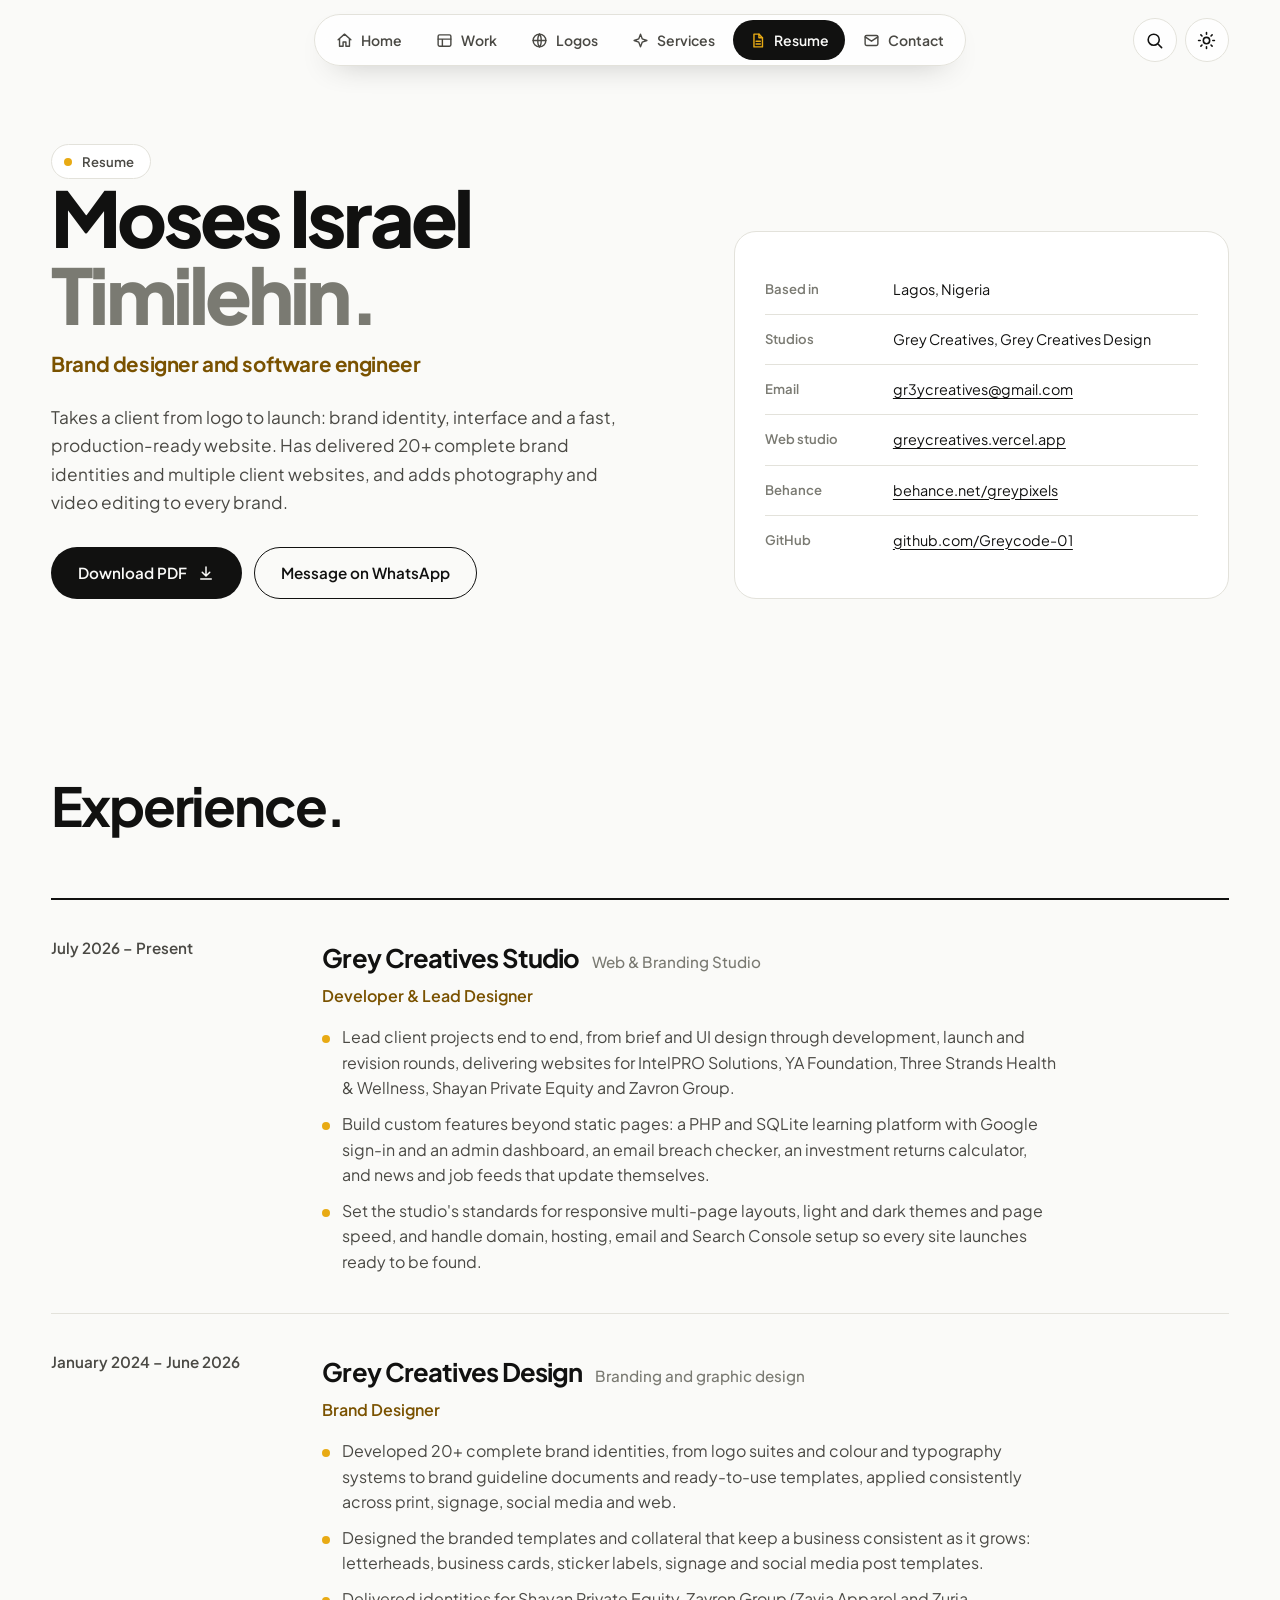
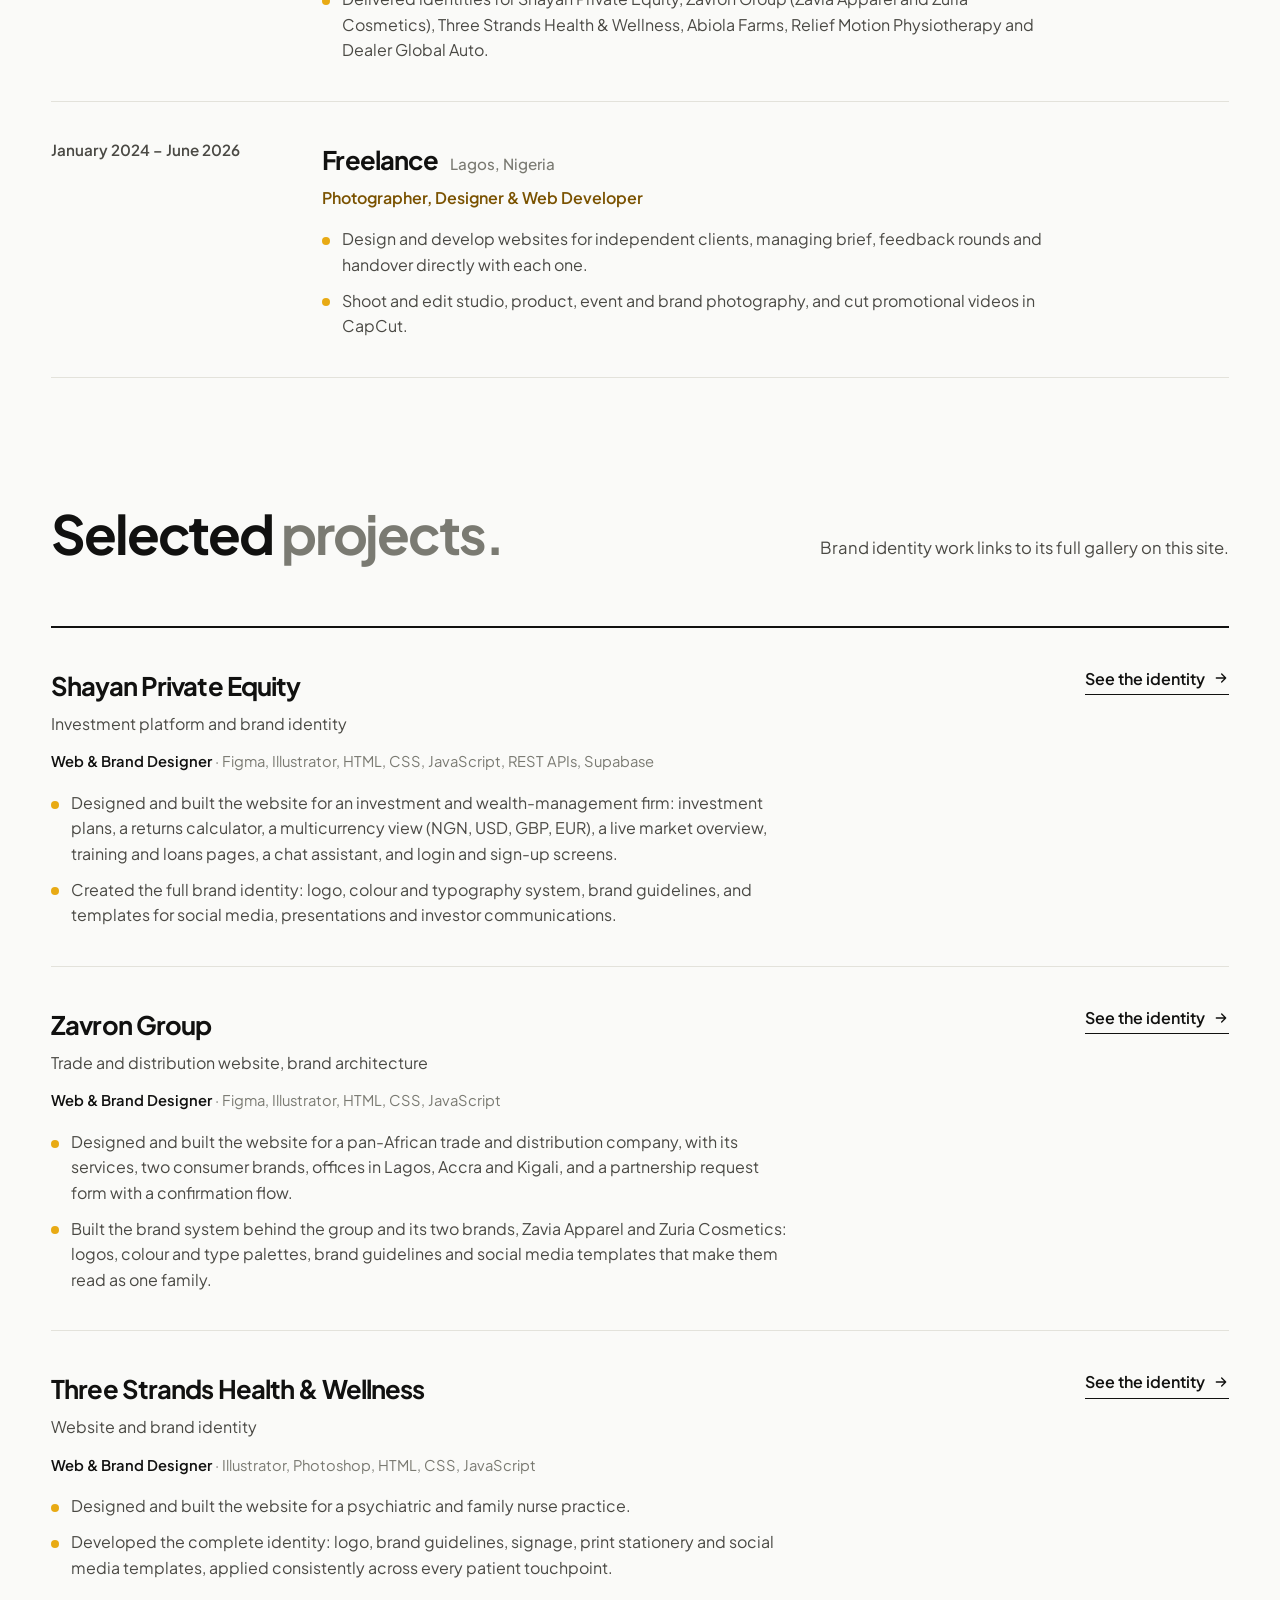
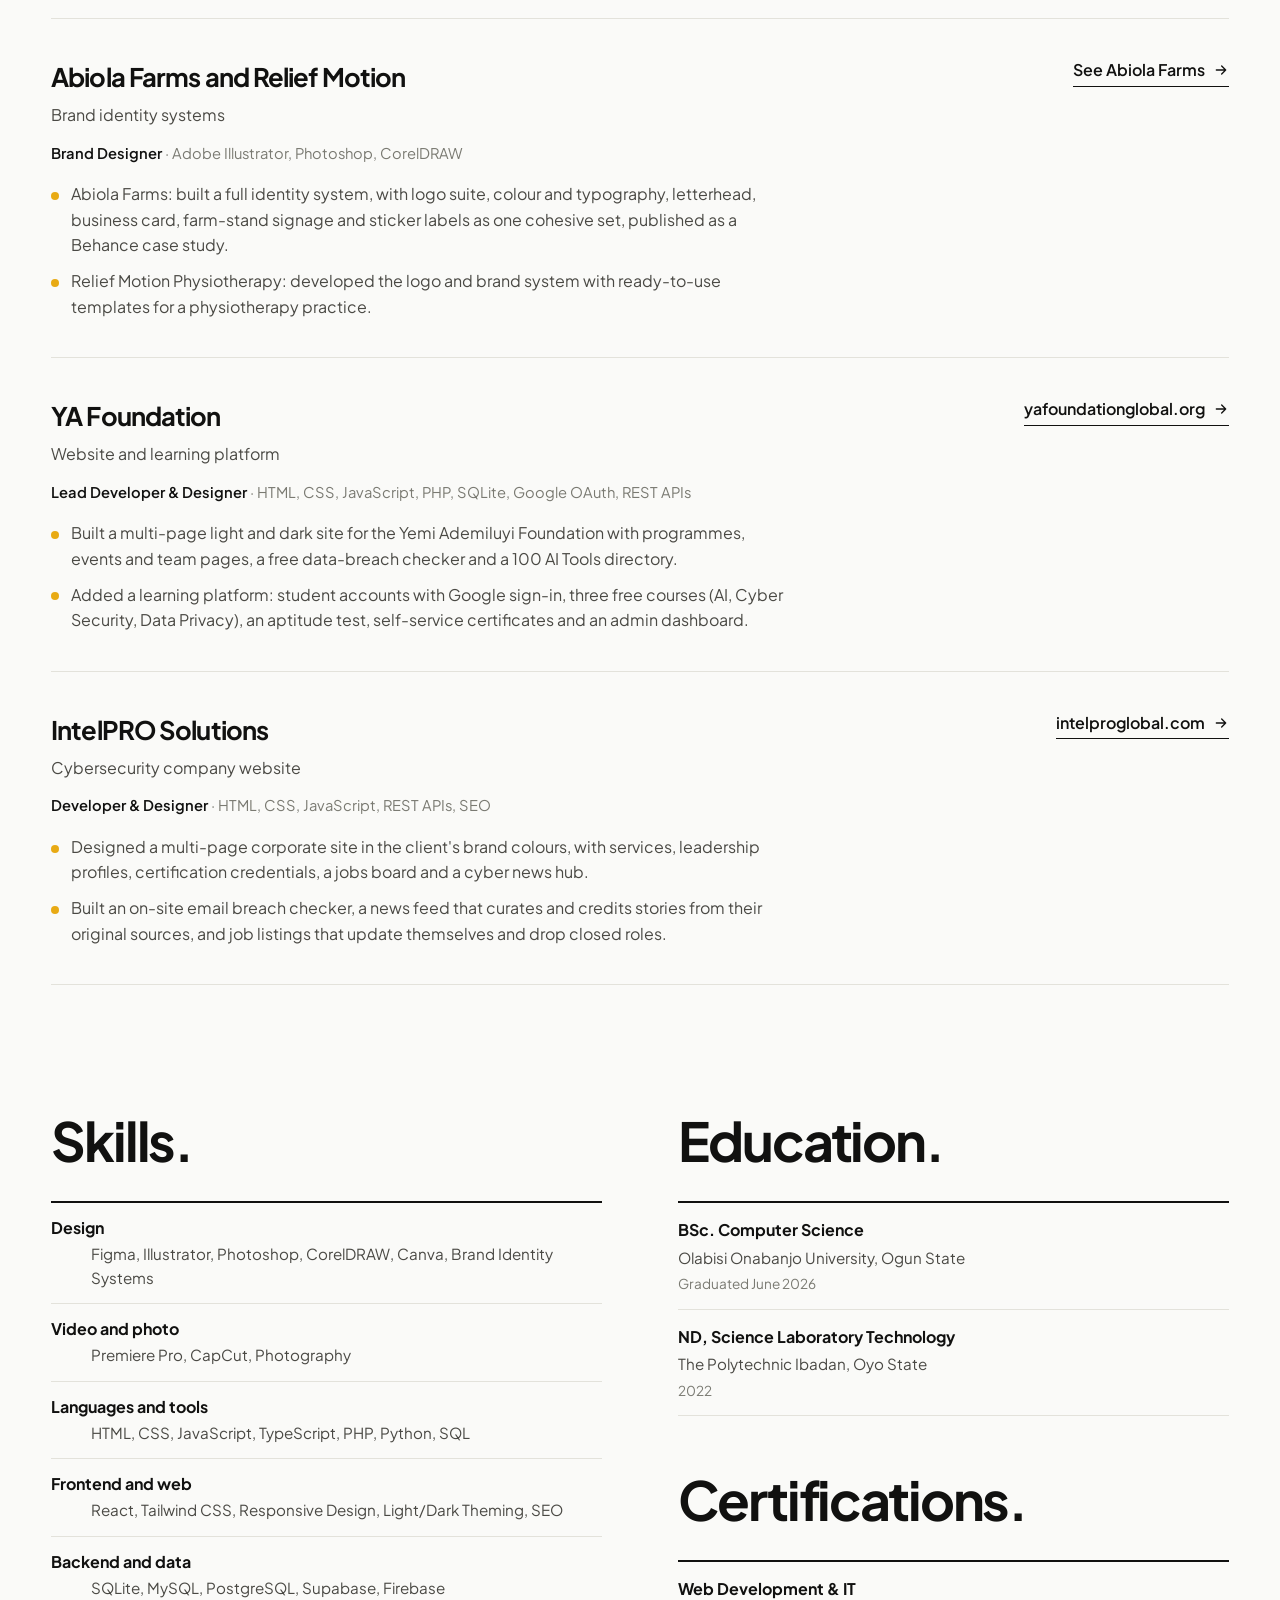
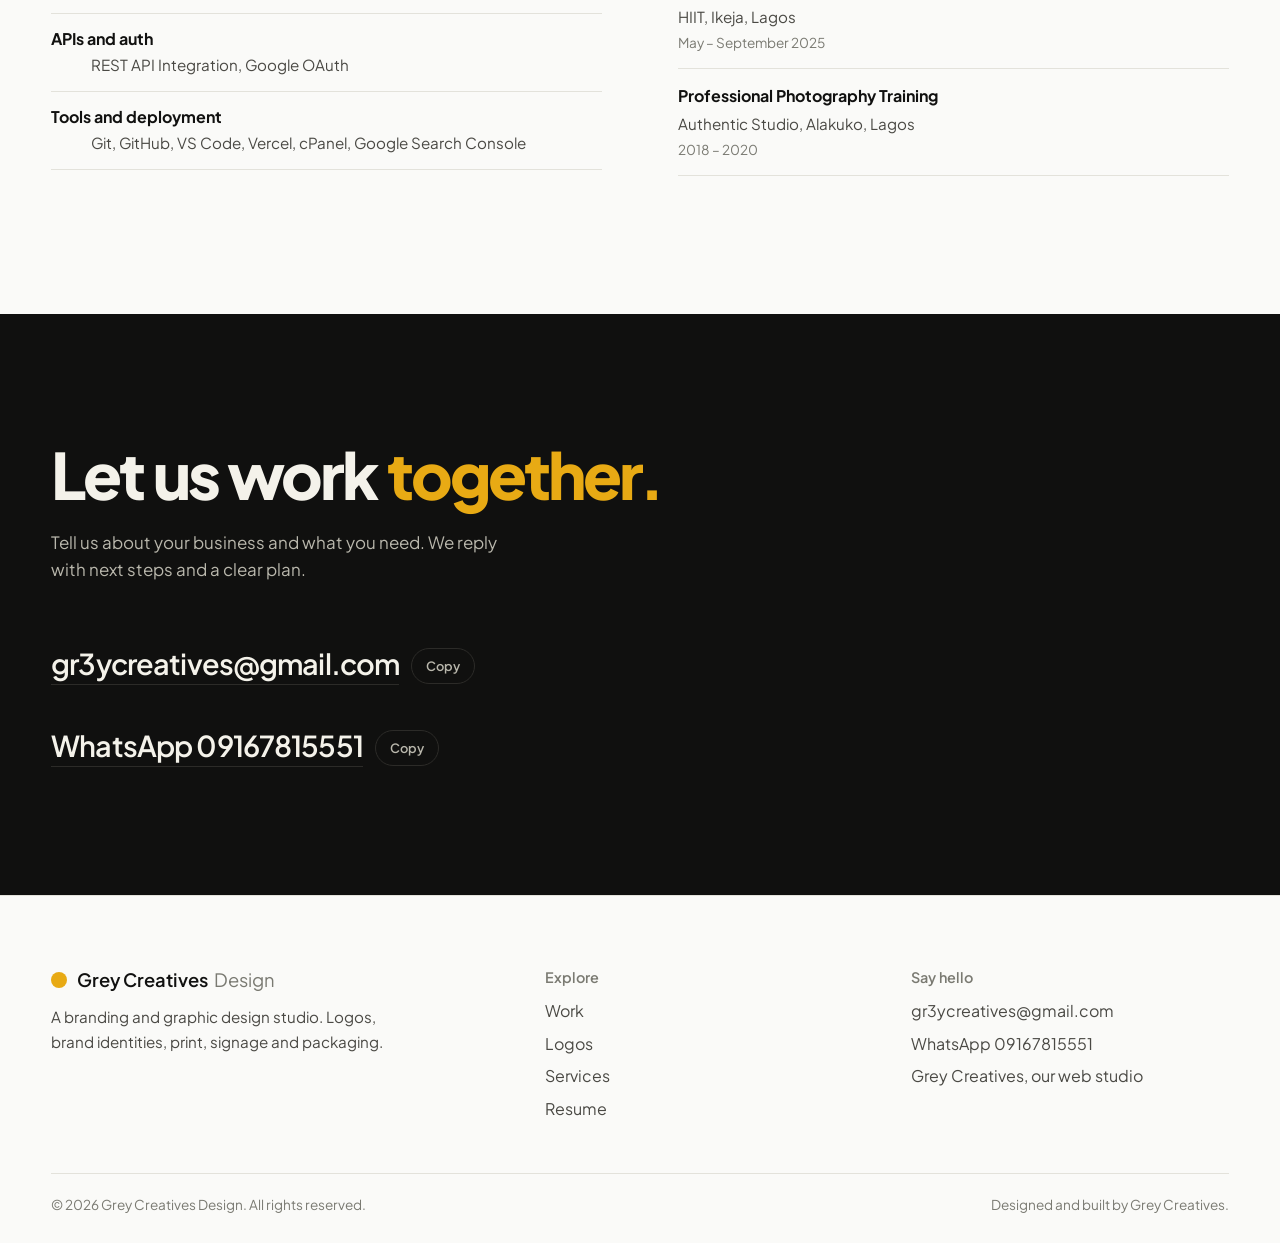
<file: resume.html>
<!DOCTYPE html>
<html lang="en" data-root="">
<head>
<meta charset="UTF-8">
<meta name="viewport" content="width=device-width, initial-scale=1">
<script>(function(){var t='light';try{var v=localStorage.getItem('gcd-theme');if(v==='dark'||v==='light'){t=v;}}catch(e){}if(t==='dark'){document.documentElement.setAttribute('data-theme','dark');}})();</script>
<title>Resume | Grey Creatives Design</title>
<meta name="description" content="Resume of Moses Israel Timilehin, brand designer and software engineer behind Grey Creatives Design. Experience, projects, skills and education, with a PDF to download.">
<meta name="theme-color" content="#FAFAF8">
<link rel="canonical" href="https://greycreativesdesign.vercel.app/resume">
<link rel="icon" type="image/png" sizes="32x32" href="assets/favicon-32.png">
<link rel="icon" type="image/png" sizes="48x48" href="assets/favicon-48.png">
<link rel="shortcut icon" href="favicon.ico">
<link rel="apple-touch-icon" href="assets/apple-touch-icon.png">
<meta property="og:type" content="website">
<meta property="og:site_name" content="Grey Creatives Design">
<meta property="og:title" content="Resume | Grey Creatives Design">
<meta property="og:description" content="Resume of Moses Israel Timilehin, brand designer and software engineer behind Grey Creatives Design. Experience, projects, skills and education, with a PDF to download.">
<meta property="og:url" content="https://greycreativesdesign.vercel.app/resume">
<meta property="og:image" content="https://greycreativesdesign.vercel.app/og-image.png">
<meta name="twitter:card" content="summary_large_image">
<meta name="twitter:title" content="Resume | Grey Creatives Design">
<meta name="twitter:description" content="Resume of Moses Israel Timilehin, brand designer and software engineer behind Grey Creatives Design. Experience, projects, skills and education, with a PDF to download.">
<meta name="twitter:image" content="https://greycreativesdesign.vercel.app/og-image.png">
<link rel="preload" href="assets/fonts/plus-jakarta-sans-latin-wght-normal.woff2" as="font" type="font/woff2" crossorigin>
<link rel="stylesheet" href="assets/css/site.css">

</head>
<body data-page="resume">
<a class="skip" href="#main">Skip to content</a>
<header class="hd" id="siteHeader">
  <a class="hd-brand" href="index.html" aria-label="Grey Creatives Design, home"><i></i>Grey Creatives <em>Design</em></a>
  <nav class="hd-nav" id="navLinks" aria-label="Main">
    <div class="nav-top"><a class="hd-brand" href="index.html" style="display:flex"><i></i>Grey Creatives <em>Design</em></a><button type="button" class="nav-close" id="navClose"><svg class="" viewBox="0 0 24 24" fill="none" stroke="currentColor" stroke-width="2" stroke-linecap="round" stroke-linejoin="round" aria-hidden="true"><path d="M6 6l12 12M18 6L6 18"/></svg>Close</button></div>
    <a href="index.html" class="nav-a" data-k="home" data-sec="top"><svg class="" viewBox="0 0 24 24" fill="none" stroke="currentColor" stroke-width="2" stroke-linecap="round" stroke-linejoin="round" aria-hidden="true"><path d="M3 11l9-8 9 8"/><path d="M5 10v10h5v-6h4v6h5V10"/></svg><span>Home</span></a>
    <a href="work.html" class="nav-a" data-k="work" data-sec="identities"><svg class="" viewBox="0 0 24 24" fill="none" stroke="currentColor" stroke-width="2" stroke-linecap="round" stroke-linejoin="round" aria-hidden="true"><rect x="3" y="4" width="18" height="16" rx="2"/><path d="M3 10h18M9 10v10"/></svg><span>Work</span></a>
    <a href="logos.html" class="nav-a" data-k="logos" data-sec="logos"><svg class="" viewBox="0 0 24 24" fill="none" stroke="currentColor" stroke-width="2" stroke-linecap="round" stroke-linejoin="round" aria-hidden="true"><circle cx="12" cy="12" r="9"/><path d="M12 3c3.2 3 3.2 15 0 18M12 3c-3.2 3-3.2 15 0 18M3 12h18"/></svg><span>Logos</span></a>
    <a href="index.html#services" class="nav-a" data-k="services" data-sec="services"><svg class="" viewBox="0 0 24 24" fill="none" stroke="currentColor" stroke-width="2" stroke-linecap="round" stroke-linejoin="round" aria-hidden="true"><path d="M12 3l2.4 6.6L21 12l-6.6 2.4L12 21l-2.4-6.6L3 12l6.6-2.4z"/></svg><span>Services</span></a>
    <a href="resume.html" class="nav-a is-cur" data-k="resume"><svg class="" viewBox="0 0 24 24" fill="none" stroke="currentColor" stroke-width="2" stroke-linecap="round" stroke-linejoin="round" aria-hidden="true"><path d="M7 3h7l5 5v13H7z"/><path d="M14 3v5h5M10 13h6M10 17h6"/></svg><span>Resume</span></a>
    <a href="#contact" class="nav-a" data-k="contact" data-sec="contact"><svg class="" viewBox="0 0 24 24" fill="none" stroke="currentColor" stroke-width="2" stroke-linecap="round" stroke-linejoin="round" aria-hidden="true"><rect x="3" y="5" width="18" height="14" rx="2"/><path d="M3 7l9 6 9-6"/></svg><span>Contact</span></a>
    <div class="nav-foot"><b>gr3ycreatives@gmail.com</b><span>WhatsApp 09167815551</span></div>
  </nav>
  <div class="hd-right">
    <button type="button" class="ibtn" id="searchBtn" aria-label="Search the site"><svg class="" viewBox="0 0 24 24" fill="none" stroke="currentColor" stroke-width="2" stroke-linecap="round" stroke-linejoin="round" aria-hidden="true"><circle cx="11" cy="11" r="7"/><path d="M21 21l-4.3-4.3"/></svg></button>
    <button type="button" class="ibtn" id="themeToggle" aria-label="Switch to dark mode" aria-pressed="false"><svg class="i-sun" viewBox="0 0 24 24" fill="none" stroke="currentColor" stroke-width="2" stroke-linecap="round" stroke-linejoin="round" aria-hidden="true"><circle cx="12" cy="12" r="4"/><path d="M12 2v2M12 20v2M4.9 4.9l1.4 1.4M17.7 17.7l1.4 1.4M2 12h2M20 12h2M4.9 19.1l1.4-1.4M17.7 6.3l1.4-1.4"/></svg><svg class="i-moon" viewBox="0 0 24 24" fill="none" stroke="currentColor" stroke-width="2" stroke-linecap="round" stroke-linejoin="round" aria-hidden="true"><path d="M20 14.5A8.5 8.5 0 0 1 9.5 4a8.5 8.5 0 1 0 10.5 10.5z"/></svg></button>
    <button type="button" class="nav-toggle" id="navToggle" aria-label="Open menu" aria-expanded="false" aria-controls="navLinks"><svg class="" viewBox="0 0 24 24" fill="none" stroke="currentColor" stroke-width="2" stroke-linecap="round" stroke-linejoin="round" aria-hidden="true"><path d="M4 8h16M4 16h16"/></svg><span>Menu</span></button>
  </div>
</header><main id="main">
<section class="pg rs-hero"><div class="wrap rs-top">
  <div>
    <p class="pill"><i></i>Resume</p>
    <h1>Moses Israel <em>Timilehin.</em></h1>
    <p class="rs-role">Brand designer and software engineer</p>
    <p class="lede">Takes a client from logo to launch: brand identity, interface and a fast, production-ready website. Has delivered 20+ complete brand identities and multiple client websites, and adds photography and video editing to every brand.</p>
    <div class="cta-row"><a class="btn btn-ink" href="assets/resume/Moses-Israel-Timilehin-Resume.pdf" download>Download PDF <svg class="" viewBox="0 0 24 24" fill="none" stroke="currentColor" stroke-width="2" stroke-linecap="round" stroke-linejoin="round" aria-hidden="true"><path d="M12 4v11M7 11l5 5 5-5M5 20h14"/></svg></a><a class="btn btn-line" href="https://wa.me/2349167815551" target="_blank" rel="noopener">Message on WhatsApp</a></div>
  </div>
  <aside class="rs-card" aria-label="Details">
    <dl>
      <div><dt>Based in</dt><dd>Lagos, Nigeria</dd></div>
      <div><dt>Studios</dt><dd>Grey Creatives, Grey Creatives Design</dd></div>
      <div><dt>Email</dt><dd><a href="mailto:gr3ycreatives@gmail.com">gr3ycreatives@gmail.com</a></dd></div>
      <div><dt>Web studio</dt><dd><a href="https://greycreatives.vercel.app/" target="_blank" rel="noopener">greycreatives.vercel.app</a></dd></div>
      <div><dt>Behance</dt><dd><a href="https://www.behance.net/greypixels" target="_blank" rel="noopener">behance.net/greypixels</a></dd></div>
      <div><dt>GitHub</dt><dd><a href="https://github.com/Greycode-01" target="_blank" rel="noopener">github.com/Greycode-01</a></dd></div>
    </dl>
  </aside>
</div></section>

<section class="sec"><div class="wrap">
  <div class="sh"><h2>Experience.</h2></div>
  <div class="rx-list"><article class="rx"><div class="rx-when">July 2026 – Present</div><div class="rx-main"><h3>Grey Creatives Studio <span>Web &amp; Branding Studio</span></h3><p class="rx-role">Developer &amp; Lead Designer</p><ul><li>Lead client projects end to end, from brief and UI design through development, launch and revision rounds, delivering websites for IntelPRO Solutions, YA Foundation, Three Strands Health &amp; Wellness, Shayan Private Equity and Zavron Group.</li><li>Build custom features beyond static pages: a PHP and SQLite learning platform with Google sign-in and an admin dashboard, an email breach checker, an investment returns calculator, and news and job feeds that update themselves.</li><li>Set the studio's standards for responsive multi-page layouts, light and dark themes and page speed, and handle domain, hosting, email and Search Console setup so every site launches ready to be found.</li></ul></div></article><article class="rx"><div class="rx-when">January 2024 – June 2026</div><div class="rx-main"><h3>Grey Creatives Design <span>Branding and graphic design</span></h3><p class="rx-role">Brand Designer</p><ul><li>Developed 20+ complete brand identities, from logo suites and colour and typography systems to brand guideline documents and ready-to-use templates, applied consistently across print, signage, social media and web.</li><li>Designed the branded templates and collateral that keep a business consistent as it grows: letterheads, business cards, sticker labels, signage and social media post templates.</li><li>Delivered identities for Shayan Private Equity, Zavron Group (Zavia Apparel and Zuria Cosmetics), Three Strands Health &amp; Wellness, Abiola Farms, Relief Motion Physiotherapy and Dealer Global Auto.</li></ul></div></article><article class="rx"><div class="rx-when">January 2024 – June 2026</div><div class="rx-main"><h3>Freelance <span>Lagos, Nigeria</span></h3><p class="rx-role">Photographer, Designer &amp; Web Developer</p><ul><li>Design and develop websites for independent clients, managing brief, feedback rounds and handover directly with each one.</li><li>Shoot and edit studio, product, event and brand photography, and cut promotional videos in CapCut.</li></ul></div></article></div>
</div></section>

<section class="sec" style="padding-top:0"><div class="wrap">
  <div class="sh"><h2>Selected <em>projects.</em></h2><p>Brand identity work links to its full gallery on this site.</p></div>
  <div class="rp-list"><article class="rp"><div class="rp-h"><div><h3>Shayan Private Equity</h3><p class="rp-k">Investment platform and brand identity</p></div><a class="link" href="work/shayan-private-equity.html">See the identity <svg class="" viewBox="0 0 24 24" fill="none" stroke="currentColor" stroke-width="2" stroke-linecap="round" stroke-linejoin="round" aria-hidden="true"><path d="M5 12h14M13 6l6 6-6 6"/></svg></a></div><p class="rp-r"><b>Web &amp; Brand Designer</b> &middot; Figma, Illustrator, HTML, CSS, JavaScript, REST APIs, Supabase</p><ul><li>Designed and built the website for an investment and wealth-management firm: investment plans, a returns calculator, a multicurrency view (NGN, USD, GBP, EUR), a live market overview, training and loans pages, a chat assistant, and login and sign-up screens.</li><li>Created the full brand identity: logo, colour and typography system, brand guidelines, and templates for social media, presentations and investor communications.</li></ul></article><article class="rp"><div class="rp-h"><div><h3>Zavron Group</h3><p class="rp-k">Trade and distribution website, brand architecture</p></div><a class="link" href="work/zavron.html">See the identity <svg class="" viewBox="0 0 24 24" fill="none" stroke="currentColor" stroke-width="2" stroke-linecap="round" stroke-linejoin="round" aria-hidden="true"><path d="M5 12h14M13 6l6 6-6 6"/></svg></a></div><p class="rp-r"><b>Web &amp; Brand Designer</b> &middot; Figma, Illustrator, HTML, CSS, JavaScript</p><ul><li>Designed and built the website for a pan-African trade and distribution company, with its services, two consumer brands, offices in Lagos, Accra and Kigali, and a partnership request form with a confirmation flow.</li><li>Built the brand system behind the group and its two brands, Zavia Apparel and Zuria Cosmetics: logos, colour and type palettes, brand guidelines and social media templates that make them read as one family.</li></ul></article><article class="rp"><div class="rp-h"><div><h3>Three Strands Health &amp; Wellness</h3><p class="rp-k">Website and brand identity</p></div><a class="link" href="work/three-strands.html">See the identity <svg class="" viewBox="0 0 24 24" fill="none" stroke="currentColor" stroke-width="2" stroke-linecap="round" stroke-linejoin="round" aria-hidden="true"><path d="M5 12h14M13 6l6 6-6 6"/></svg></a></div><p class="rp-r"><b>Web &amp; Brand Designer</b> &middot; Illustrator, Photoshop, HTML, CSS, JavaScript</p><ul><li>Designed and built the website for a psychiatric and family nurse practice.</li><li>Developed the complete identity: logo, brand guidelines, signage, print stationery and social media templates, applied consistently across every patient touchpoint.</li></ul></article><article class="rp"><div class="rp-h"><div><h3>Abiola Farms and Relief Motion</h3><p class="rp-k">Brand identity systems</p></div><a class="link" href="work/abiola-farms.html">See Abiola Farms <svg class="" viewBox="0 0 24 24" fill="none" stroke="currentColor" stroke-width="2" stroke-linecap="round" stroke-linejoin="round" aria-hidden="true"><path d="M5 12h14M13 6l6 6-6 6"/></svg></a></div><p class="rp-r"><b>Brand Designer</b> &middot; Adobe Illustrator, Photoshop, CorelDRAW</p><ul><li>Abiola Farms: built a full identity system, with logo suite, colour and typography, letterhead, business card, farm-stand signage and sticker labels as one cohesive set, published as a Behance case study.</li><li>Relief Motion Physiotherapy: developed the logo and brand system with ready-to-use templates for a physiotherapy practice.</li></ul></article><article class="rp"><div class="rp-h"><div><h3>YA Foundation</h3><p class="rp-k">Website and learning platform</p></div><a class="link" href="https://yafoundationglobal.org" target="_blank" rel="noopener">yafoundationglobal.org <svg class="" viewBox="0 0 24 24" fill="none" stroke="currentColor" stroke-width="2" stroke-linecap="round" stroke-linejoin="round" aria-hidden="true"><path d="M5 12h14M13 6l6 6-6 6"/></svg></a></div><p class="rp-r"><b>Lead Developer &amp; Designer</b> &middot; HTML, CSS, JavaScript, PHP, SQLite, Google OAuth, REST APIs</p><ul><li>Built a multi-page light and dark site for the Yemi Ademiluyi Foundation with programmes, events and team pages, a free data-breach checker and a 100 AI Tools directory.</li><li>Added a learning platform: student accounts with Google sign-in, three free courses (AI, Cyber Security, Data Privacy), an aptitude test, self-service certificates and an admin dashboard.</li></ul></article><article class="rp"><div class="rp-h"><div><h3>IntelPRO Solutions</h3><p class="rp-k">Cybersecurity company website</p></div><a class="link" href="https://intelproglobal.com" target="_blank" rel="noopener">intelproglobal.com <svg class="" viewBox="0 0 24 24" fill="none" stroke="currentColor" stroke-width="2" stroke-linecap="round" stroke-linejoin="round" aria-hidden="true"><path d="M5 12h14M13 6l6 6-6 6"/></svg></a></div><p class="rp-r"><b>Developer &amp; Designer</b> &middot; HTML, CSS, JavaScript, REST APIs, SEO</p><ul><li>Designed a multi-page corporate site in the client's brand colours, with services, leadership profiles, certification credentials, a jobs board and a cyber news hub.</li><li>Built an on-site email breach checker, a news feed that curates and credits stories from their original sources, and job listings that update themselves and drop closed roles.</li></ul></article></div>
</div></section>

<section class="sec" style="padding-top:0"><div class="wrap rs-cols">
  <div>
    <div class="sh"><h2>Skills.</h2></div>
    <dl class="rs-skills"><div><dt>Design</dt><dd>Figma, Illustrator, Photoshop, CorelDRAW, Canva, Brand Identity Systems</dd></div><div><dt>Video and photo</dt><dd>Premiere Pro, CapCut, Photography</dd></div><div><dt>Languages and tools</dt><dd>HTML, CSS, JavaScript, TypeScript, PHP, Python, SQL</dd></div><div><dt>Frontend and web</dt><dd>React, Tailwind CSS, Responsive Design, Light/Dark Theming, SEO</dd></div><div><dt>Backend and data</dt><dd>SQLite, MySQL, PostgreSQL, Supabase, Firebase</dd></div><div><dt>APIs and auth</dt><dd>REST API Integration, Google OAuth</dd></div><div><dt>Tools and deployment</dt><dd>Git, GitHub, VS Code, Vercel, cPanel, Google Search Console</dd></div></dl>
  </div>
  <div>
    <div class="sh"><h2>Education.</h2></div>
    <div class="rs-edu">
      <div><b>BSc. Computer Science</b><span>Olabisi Onabanjo University, Ogun State</span><small>Graduated June 2026</small></div>
      <div><b>ND, Science Laboratory Technology</b><span>The Polytechnic Ibadan, Oyo State</span><small>2022</small></div>
    </div>
    <div class="sh" style="margin-top:clamp(32px,5vw,56px)"><h2>Certifications.</h2></div>
    <div class="rs-edu">
      <div><b>Web Development &amp; IT</b><span>HIIT, Ikeja, Lagos</span><small>May – September 2025</small></div>
      <div><b>Professional Photography Training</b><span>Authentic Studio, Alakuko, Lagos</span><small>2018 – 2020</small></div>
    </div>
  </div>
</div></section>
</main>
<section class="pane contact cta-band" id="contact">
  <div class="wrap ct">
    <h2>Let us work <em>together.</em></h2>
    <p class="lead">Tell us about your business and what you need. We reply with next steps and a clear plan.</p>
    <div class="ct-lines">
      <div class="ct-line"><a class="big" href="mailto:gr3ycreatives@gmail.com">gr3ycreatives@gmail.com</a><button type="button" class="copy" data-copy="gr3ycreatives@gmail.com" data-msg="Email copied">Copy</button></div>
      <div class="ct-line"><a class="big" href="https://wa.me/2349167815551?text=Hello%20Grey%20Creatives%20Design%2C%20I%20saw%20your%20resume%20and%20would%20like%20to%20talk." target="_blank" rel="noopener">WhatsApp 09167815551</a><button type="button" class="copy" data-copy="09167815551" data-msg="Number copied">Copy</button></div>
    </div>
  </div>
</section><footer class="ft">
  <div class="wrap">
    <div class="ft-grid">
      <div>
        <a class="ft-brand" href="index.html"><i></i>Grey Creatives <em>Design</em></a>
        <p class="sm">A branding and graphic design studio. Logos, brand identities, print, signage and packaging.</p>
      </div>
      <div>
        <h4>Explore</h4>
        <ul>
          <li><a href="work.html">Work</a></li>
          <li><a href="logos.html">Logos</a></li>
          <li><a href="index.html#services">Services</a></li>
          <li><a href="resume.html">Resume</a></li>
        </ul>
      </div>
      <div>
        <h4>Say hello</h4>
        <ul>
          <li><a href="mailto:gr3ycreatives@gmail.com">gr3ycreatives@gmail.com</a></li>
          <li><a href="https://wa.me/2349167815551" target="_blank" rel="noopener">WhatsApp 09167815551</a></li>
          <li><a href="https://greycreatives.vercel.app/" target="_blank" rel="noopener">Grey Creatives, our web studio</a></li>
        </ul>
      </div>
    </div>
    <div class="ft-base"><span>&copy; 2026 Grey Creatives Design. All rights reserved.</span><span>Designed and built by Grey Creatives.</span></div>
  </div>
</footer><script src="assets/js/data.js"></script>
<script src="assets/js/core.js"></script>
</body>
</html>
</file>
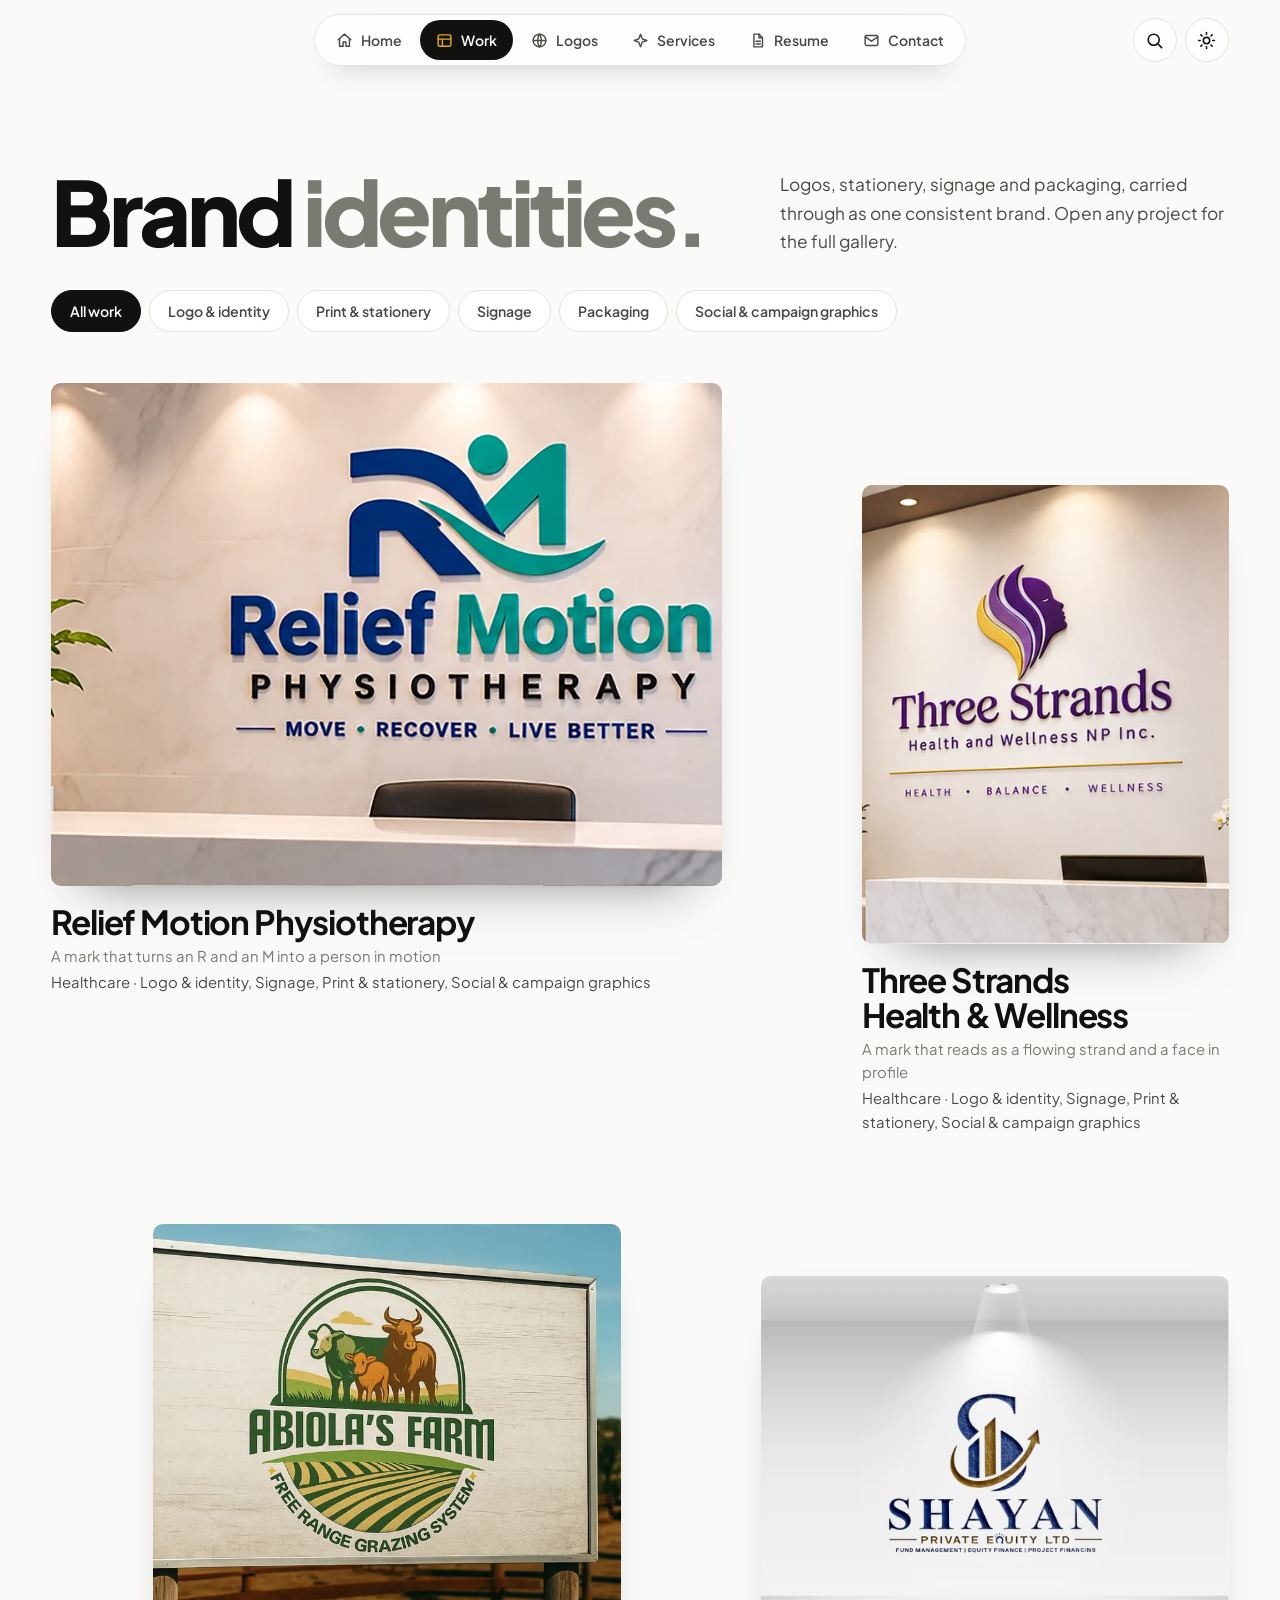
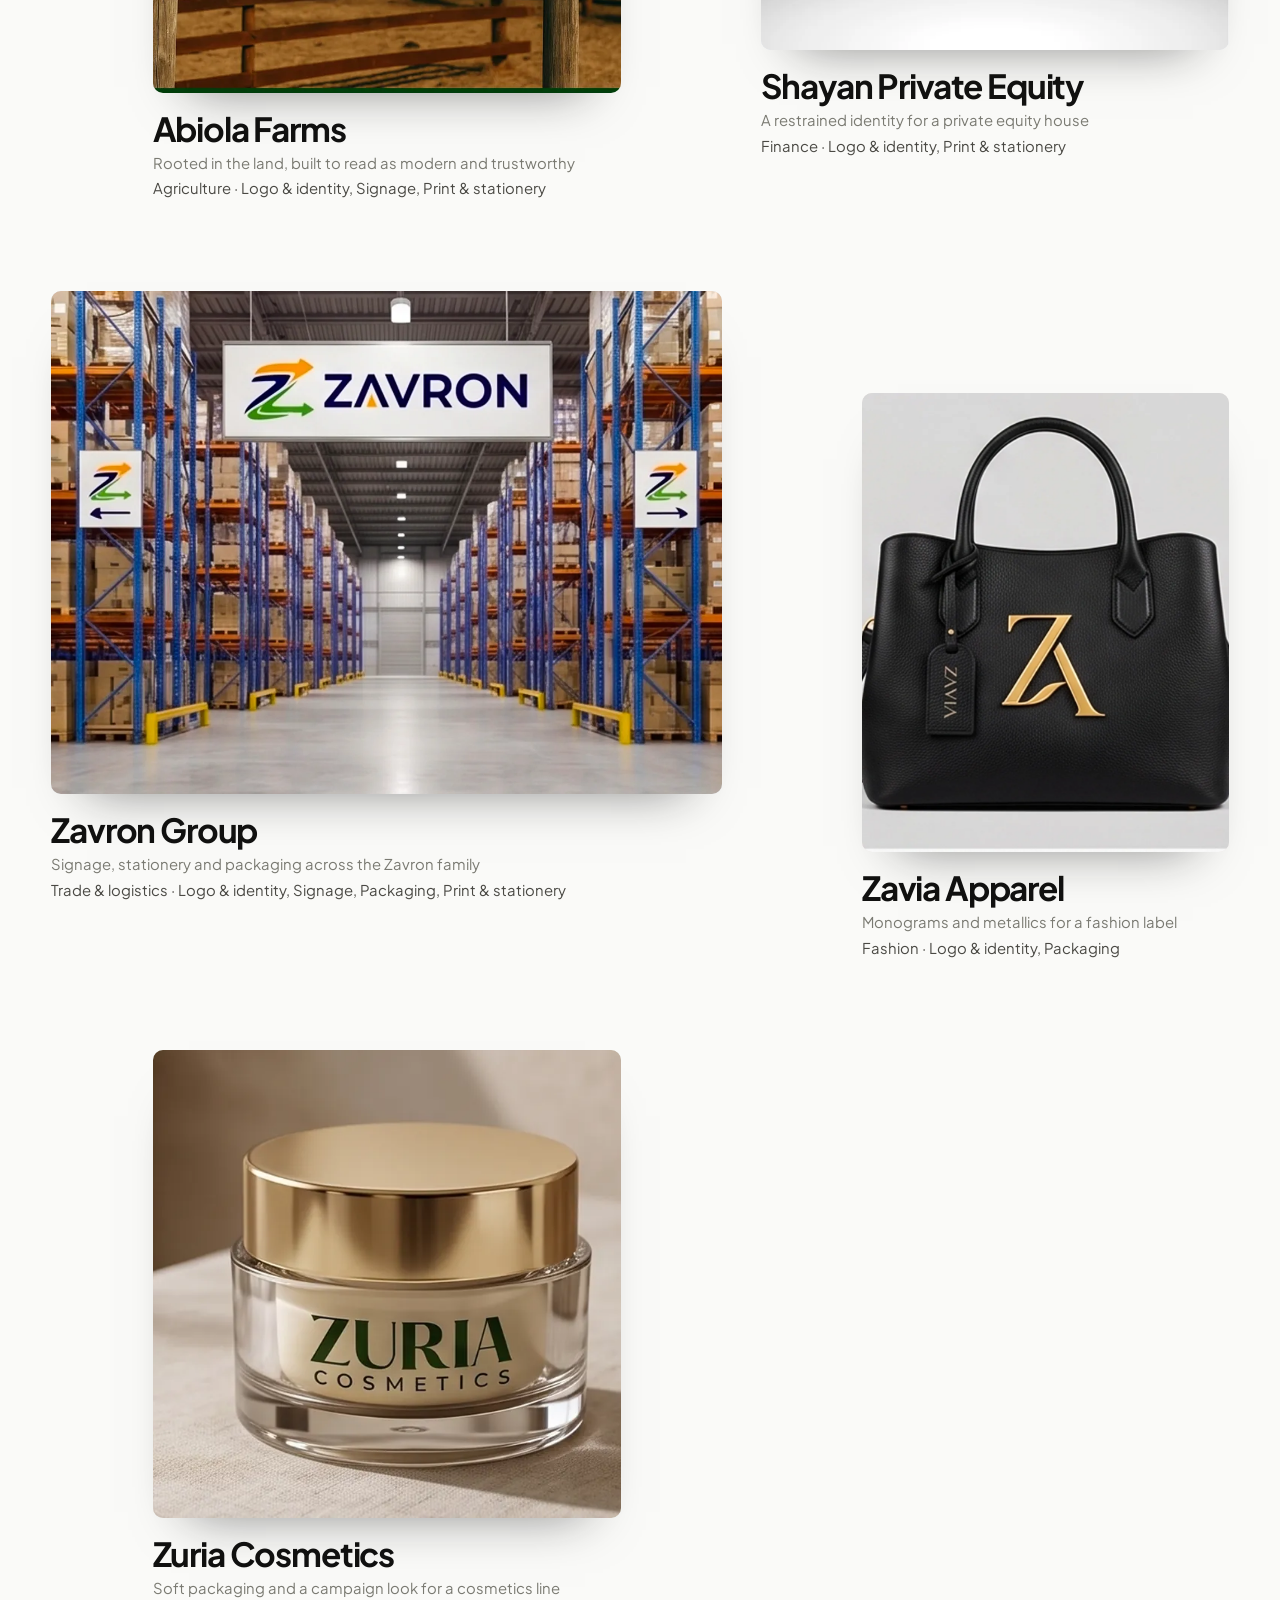
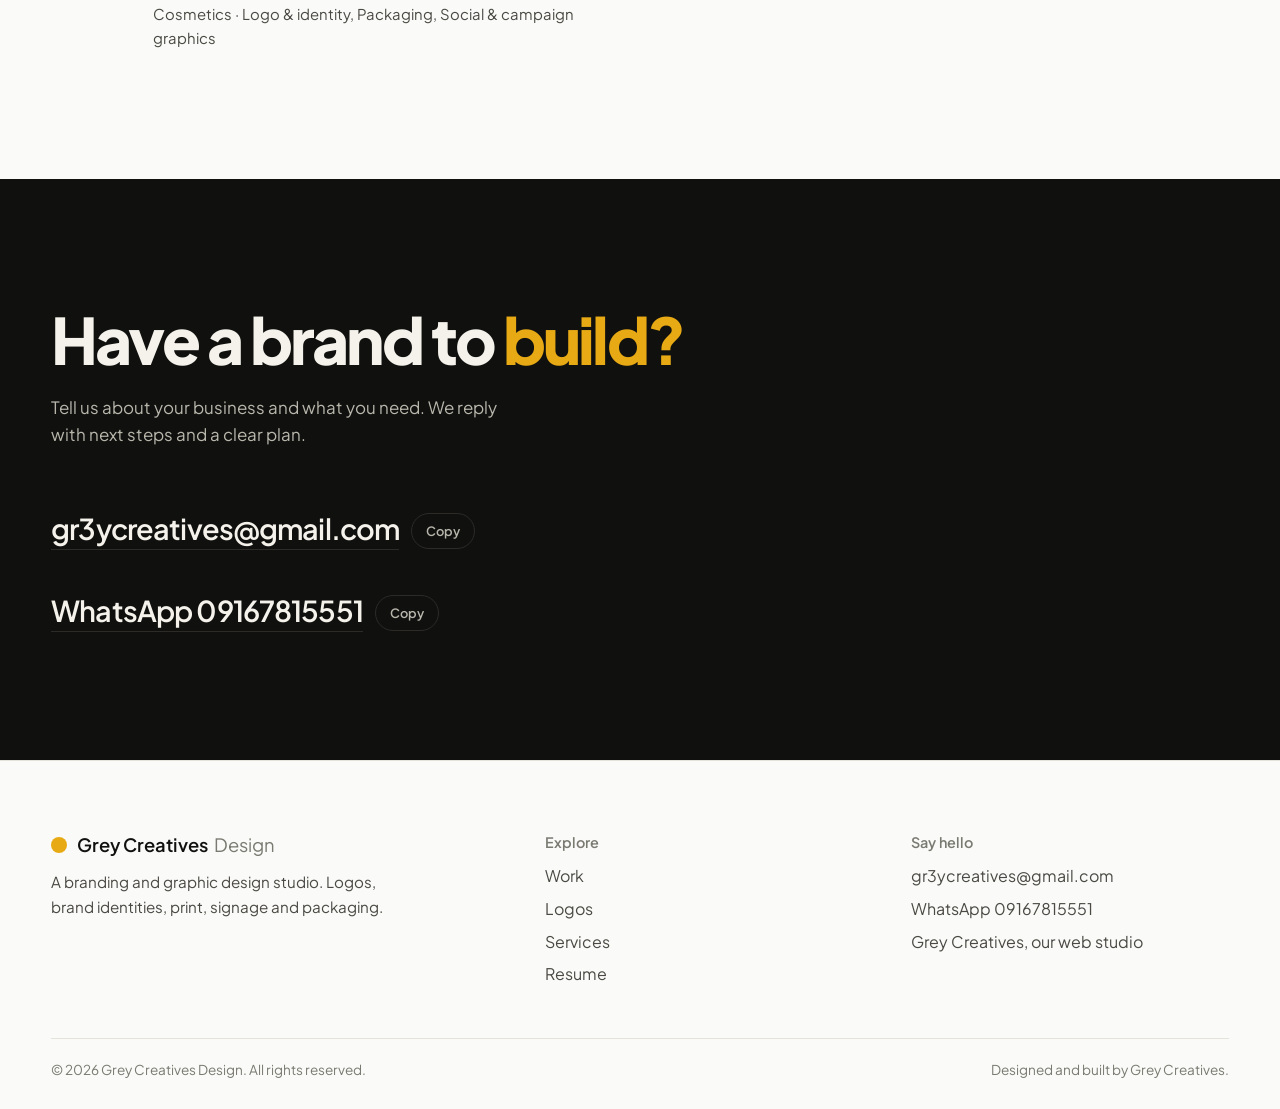
<file: work.html>
<!DOCTYPE html>
<html lang="en" data-root="">
<head>
<meta charset="UTF-8">
<meta name="viewport" content="width=device-width, initial-scale=1">
<script>(function(){var t='light';try{var v=localStorage.getItem('gcd-theme');if(v==='dark'||v==='light'){t=v;}}catch(e){}if(t==='dark'){document.documentElement.setAttribute('data-theme','dark');}})();</script>
<title>Work | Grey Creatives Design</title>
<meta name="description" content="Brand identities by Grey Creatives Design: logos, stationery, signage and packaging for healthcare, fashion, finance, agriculture, cosmetics and trade.">
<meta name="theme-color" content="#FAFAF8">
<link rel="canonical" href="https://greycreativesdesign.vercel.app/work">
<link rel="icon" type="image/png" sizes="32x32" href="assets/favicon-32.png">
<link rel="icon" type="image/png" sizes="48x48" href="assets/favicon-48.png">
<link rel="shortcut icon" href="favicon.ico">
<link rel="apple-touch-icon" href="assets/apple-touch-icon.png">
<meta property="og:type" content="website">
<meta property="og:site_name" content="Grey Creatives Design">
<meta property="og:title" content="Work | Grey Creatives Design">
<meta property="og:description" content="Brand identities by Grey Creatives Design: logos, stationery, signage and packaging for healthcare, fashion, finance, agriculture, cosmetics and trade.">
<meta property="og:url" content="https://greycreativesdesign.vercel.app/work">
<meta property="og:image" content="https://greycreativesdesign.vercel.app/og-image.png">
<meta name="twitter:card" content="summary_large_image">
<meta name="twitter:title" content="Work | Grey Creatives Design">
<meta name="twitter:description" content="Brand identities by Grey Creatives Design: logos, stationery, signage and packaging for healthcare, fashion, finance, agriculture, cosmetics and trade.">
<meta name="twitter:image" content="https://greycreativesdesign.vercel.app/og-image.png">
<link rel="preload" href="assets/fonts/plus-jakarta-sans-latin-wght-normal.woff2" as="font" type="font/woff2" crossorigin>
<link rel="stylesheet" href="assets/css/site.css">

</head>
<body data-page="work">
<a class="skip" href="#main">Skip to content</a>
<header class="hd" id="siteHeader">
  <a class="hd-brand" href="index.html" aria-label="Grey Creatives Design, home"><i></i>Grey Creatives <em>Design</em></a>
  <nav class="hd-nav" id="navLinks" aria-label="Main">
    <div class="nav-top"><a class="hd-brand" href="index.html" style="display:flex"><i></i>Grey Creatives <em>Design</em></a><button type="button" class="nav-close" id="navClose"><svg class="" viewBox="0 0 24 24" fill="none" stroke="currentColor" stroke-width="2" stroke-linecap="round" stroke-linejoin="round" aria-hidden="true"><path d="M6 6l12 12M18 6L6 18"/></svg>Close</button></div>
    <a href="index.html" class="nav-a" data-k="home" data-sec="top"><svg class="" viewBox="0 0 24 24" fill="none" stroke="currentColor" stroke-width="2" stroke-linecap="round" stroke-linejoin="round" aria-hidden="true"><path d="M3 11l9-8 9 8"/><path d="M5 10v10h5v-6h4v6h5V10"/></svg><span>Home</span></a>
    <a href="work.html" class="nav-a is-cur" data-k="work" data-sec="identities"><svg class="" viewBox="0 0 24 24" fill="none" stroke="currentColor" stroke-width="2" stroke-linecap="round" stroke-linejoin="round" aria-hidden="true"><rect x="3" y="4" width="18" height="16" rx="2"/><path d="M3 10h18M9 10v10"/></svg><span>Work</span></a>
    <a href="logos.html" class="nav-a" data-k="logos" data-sec="logos"><svg class="" viewBox="0 0 24 24" fill="none" stroke="currentColor" stroke-width="2" stroke-linecap="round" stroke-linejoin="round" aria-hidden="true"><circle cx="12" cy="12" r="9"/><path d="M12 3c3.2 3 3.2 15 0 18M12 3c-3.2 3-3.2 15 0 18M3 12h18"/></svg><span>Logos</span></a>
    <a href="index.html#services" class="nav-a" data-k="services" data-sec="services"><svg class="" viewBox="0 0 24 24" fill="none" stroke="currentColor" stroke-width="2" stroke-linecap="round" stroke-linejoin="round" aria-hidden="true"><path d="M12 3l2.4 6.6L21 12l-6.6 2.4L12 21l-2.4-6.6L3 12l6.6-2.4z"/></svg><span>Services</span></a>
    <a href="resume.html" class="nav-a" data-k="resume"><svg class="" viewBox="0 0 24 24" fill="none" stroke="currentColor" stroke-width="2" stroke-linecap="round" stroke-linejoin="round" aria-hidden="true"><path d="M7 3h7l5 5v13H7z"/><path d="M14 3v5h5M10 13h6M10 17h6"/></svg><span>Resume</span></a>
    <a href="#contact" class="nav-a" data-k="contact" data-sec="contact"><svg class="" viewBox="0 0 24 24" fill="none" stroke="currentColor" stroke-width="2" stroke-linecap="round" stroke-linejoin="round" aria-hidden="true"><rect x="3" y="5" width="18" height="14" rx="2"/><path d="M3 7l9 6 9-6"/></svg><span>Contact</span></a>
    <div class="nav-foot"><b>gr3ycreatives@gmail.com</b><span>WhatsApp 09167815551</span></div>
  </nav>
  <div class="hd-right">
    <button type="button" class="ibtn" id="searchBtn" aria-label="Search the site"><svg class="" viewBox="0 0 24 24" fill="none" stroke="currentColor" stroke-width="2" stroke-linecap="round" stroke-linejoin="round" aria-hidden="true"><circle cx="11" cy="11" r="7"/><path d="M21 21l-4.3-4.3"/></svg></button>
    <button type="button" class="ibtn" id="themeToggle" aria-label="Switch to dark mode" aria-pressed="false"><svg class="i-sun" viewBox="0 0 24 24" fill="none" stroke="currentColor" stroke-width="2" stroke-linecap="round" stroke-linejoin="round" aria-hidden="true"><circle cx="12" cy="12" r="4"/><path d="M12 2v2M12 20v2M4.9 4.9l1.4 1.4M17.7 17.7l1.4 1.4M2 12h2M20 12h2M4.9 19.1l1.4-1.4M17.7 6.3l1.4-1.4"/></svg><svg class="i-moon" viewBox="0 0 24 24" fill="none" stroke="currentColor" stroke-width="2" stroke-linecap="round" stroke-linejoin="round" aria-hidden="true"><path d="M20 14.5A8.5 8.5 0 0 1 9.5 4a8.5 8.5 0 1 0 10.5 10.5z"/></svg></button>
    <button type="button" class="nav-toggle" id="navToggle" aria-label="Open menu" aria-expanded="false" aria-controls="navLinks"><svg class="" viewBox="0 0 24 24" fill="none" stroke="currentColor" stroke-width="2" stroke-linecap="round" stroke-linejoin="round" aria-hidden="true"><path d="M4 8h16M4 16h16"/></svg><span>Menu</span></button>
  </div>
</header><main id="main">
<section class="pg"><div class="wrap">
  <div class="pg-top"><h1>Brand <em>identities.</em></h1><p class="lede" style="max-width:26em">Logos, stationery, signage and packaging, carried through as one consistent brand. Open any project for the full gallery.</p></div>
  <div class="filters" id="filters" role="group" aria-label="Filter work"><button type="button" data-f="all" aria-pressed="true">All work</button><button type="button" data-f="Logo &amp; identity" aria-pressed="false">Logo &amp; identity</button><button type="button" data-f="Print &amp; stationery" aria-pressed="false">Print &amp; stationery</button><button type="button" data-f="Signage" aria-pressed="false">Signage</button><button type="button" data-f="Packaging" aria-pressed="false">Packaging</button><button type="button" data-f="Social &amp; campaign graphics" aria-pressed="false">Social &amp; campaign graphics</button></div>
</div></section>
<section><div class="wrap"><div class="mosaic" id="mosaic">
      <a class="wc" href="work/relief-motion.html" data-p="0" data-tags="Logo &amp; identity|Signage|Print &amp; stationery|Social &amp; campaign graphics" style="--tone:#E4EEF6">
        <div class="wc-img"><img src="assets/img/projects/relief-motion/01.webp" alt="Relief Motion Physiotherapy logo on a marble reception wall" loading="eager" decoding="async"><span class="wc-view" aria-hidden="true">View</span></div>
        <div class="wc-cap"><h2>Relief Motion Physiotherapy</h2><p>A mark that turns an R and an M into a person in motion</p><p class="tg">Healthcare · Logo &amp; identity, Signage, Print &amp; stationery, Social &amp; campaign graphics</p></div>
      </a>
      <a class="wc" href="work/three-strands.html" data-p="1" data-tags="Logo &amp; identity|Signage|Print &amp; stationery|Social &amp; campaign graphics" style="--tone:#EFE8F6">
        <div class="wc-img"><img src="assets/img/projects/three-strands/01.webp" alt="Three Strands office reception signage featuring the brand mark" loading="eager" decoding="async"><span class="wc-view" aria-hidden="true">View</span></div>
        <div class="wc-cap"><h2>Three Strands Health &amp; Wellness</h2><p>A mark that reads as a flowing strand and a face in profile</p><p class="tg">Healthcare · Logo &amp; identity, Signage, Print &amp; stationery, Social &amp; campaign graphics</p></div>
      </a>
      <a class="wc" href="work/abiola-farms.html" data-p="2" data-tags="Logo &amp; identity|Signage|Print &amp; stationery" style="--tone:#E9EFDD">
        <div class="wc-img"><img src="assets/img/projects/abiola-farms/01.webp" alt="Abiola Farms entrance signage featuring the brand mark" loading="lazy" decoding="async"><span class="wc-view" aria-hidden="true">View</span></div>
        <div class="wc-cap"><h2>Abiola Farms</h2><p>Rooted in the land, built to read as modern and trustworthy</p><p class="tg">Agriculture · Logo &amp; identity, Signage, Print &amp; stationery</p></div>
      </a>
      <a class="wc" href="work/shayan-private-equity.html" data-p="3" data-tags="Logo &amp; identity|Print &amp; stationery" style="--tone:#E6EAF3">
        <div class="wc-img"><img src="assets/img/projects/shayan-private-equity/01.webp" alt="Shayan Private Equity logo mockup" loading="lazy" decoding="async"><span class="wc-view" aria-hidden="true">View</span></div>
        <div class="wc-cap"><h2>Shayan Private Equity</h2><p>A restrained identity for a private equity house</p><p class="tg">Finance · Logo &amp; identity, Print &amp; stationery</p></div>
      </a>
      <a class="wc" href="work/zavron.html" data-p="0" data-tags="Logo &amp; identity|Signage|Packaging|Print &amp; stationery" style="--tone:#E7ECF4">
        <div class="wc-img"><img src="assets/img/projects/zavron/01.webp" alt="Zavron warehouse signage" loading="lazy" decoding="async"><span class="wc-view" aria-hidden="true">View</span></div>
        <div class="wc-cap"><h2>Zavron Group</h2><p>Signage, stationery and packaging across the Zavron family</p><p class="tg">Trade &amp; logistics · Logo &amp; identity, Signage, Packaging, Print &amp; stationery</p></div>
      </a>
      <a class="wc" href="work/zavia-apparel.html" data-p="1" data-tags="Logo &amp; identity|Packaging" style="--tone:#EFE6E4">
        <div class="wc-img"><img src="assets/img/projects/zavia-apparel/01.webp" alt="Zavia Apparel monogrammed leather bag" loading="lazy" decoding="async"><span class="wc-view" aria-hidden="true">View</span></div>
        <div class="wc-cap"><h2>Zavia Apparel</h2><p>Monograms and metallics for a fashion label</p><p class="tg">Fashion · Logo &amp; identity, Packaging</p></div>
      </a>
      <a class="wc" href="work/zuria-cosmetics.html" data-p="2" data-tags="Logo &amp; identity|Packaging|Social &amp; campaign graphics" style="--tone:#ECEBE1">
        <div class="wc-img"><img src="assets/img/projects/zuria-cosmetics/02.webp" alt="Zuria Cosmetics product jars" loading="lazy" decoding="async"><span class="wc-view" aria-hidden="true">View</span></div>
        <div class="wc-cap"><h2>Zuria Cosmetics</h2><p>Soft packaging and a campaign look for a cosmetics line</p><p class="tg">Cosmetics · Logo &amp; identity, Packaging, Social &amp; campaign graphics</p></div>
      </a>
</div></div></section>
</main>
<section class="pane contact cta-band" id="contact">
  <div class="wrap ct">
    <h2>Have a brand to <em>build?</em></h2>
    <p class="lead">Tell us about your business and what you need. We reply with next steps and a clear plan.</p>
    <div class="ct-lines">
      <div class="ct-line"><a class="big" href="mailto:gr3ycreatives@gmail.com">gr3ycreatives@gmail.com</a><button type="button" class="copy" data-copy="gr3ycreatives@gmail.com" data-msg="Email copied">Copy</button></div>
      <div class="ct-line"><a class="big" href="https://wa.me/2349167815551?text=Hello%20Grey%20Creatives%20Design%2C%20I%20would%20like%20to%20talk%20about%20a%20project." target="_blank" rel="noopener">WhatsApp 09167815551</a><button type="button" class="copy" data-copy="09167815551" data-msg="Number copied">Copy</button></div>
    </div>
  </div>
</section><footer class="ft">
  <div class="wrap">
    <div class="ft-grid">
      <div>
        <a class="ft-brand" href="index.html"><i></i>Grey Creatives <em>Design</em></a>
        <p class="sm">A branding and graphic design studio. Logos, brand identities, print, signage and packaging.</p>
      </div>
      <div>
        <h4>Explore</h4>
        <ul>
          <li><a href="work.html">Work</a></li>
          <li><a href="logos.html">Logos</a></li>
          <li><a href="index.html#services">Services</a></li>
          <li><a href="resume.html">Resume</a></li>
        </ul>
      </div>
      <div>
        <h4>Say hello</h4>
        <ul>
          <li><a href="mailto:gr3ycreatives@gmail.com">gr3ycreatives@gmail.com</a></li>
          <li><a href="https://wa.me/2349167815551" target="_blank" rel="noopener">WhatsApp 09167815551</a></li>
          <li><a href="https://greycreatives.vercel.app/" target="_blank" rel="noopener">Grey Creatives, our web studio</a></li>
        </ul>
      </div>
    </div>
    <div class="ft-base"><span>&copy; 2026 Grey Creatives Design. All rights reserved.</span><span>Designed and built by Grey Creatives.</span></div>
  </div>
</footer><script src="assets/js/data.js"></script>
<script src="assets/js/core.js"></script>
<script src="assets/js/pages.js"></script>
</body>
</html>
</file>
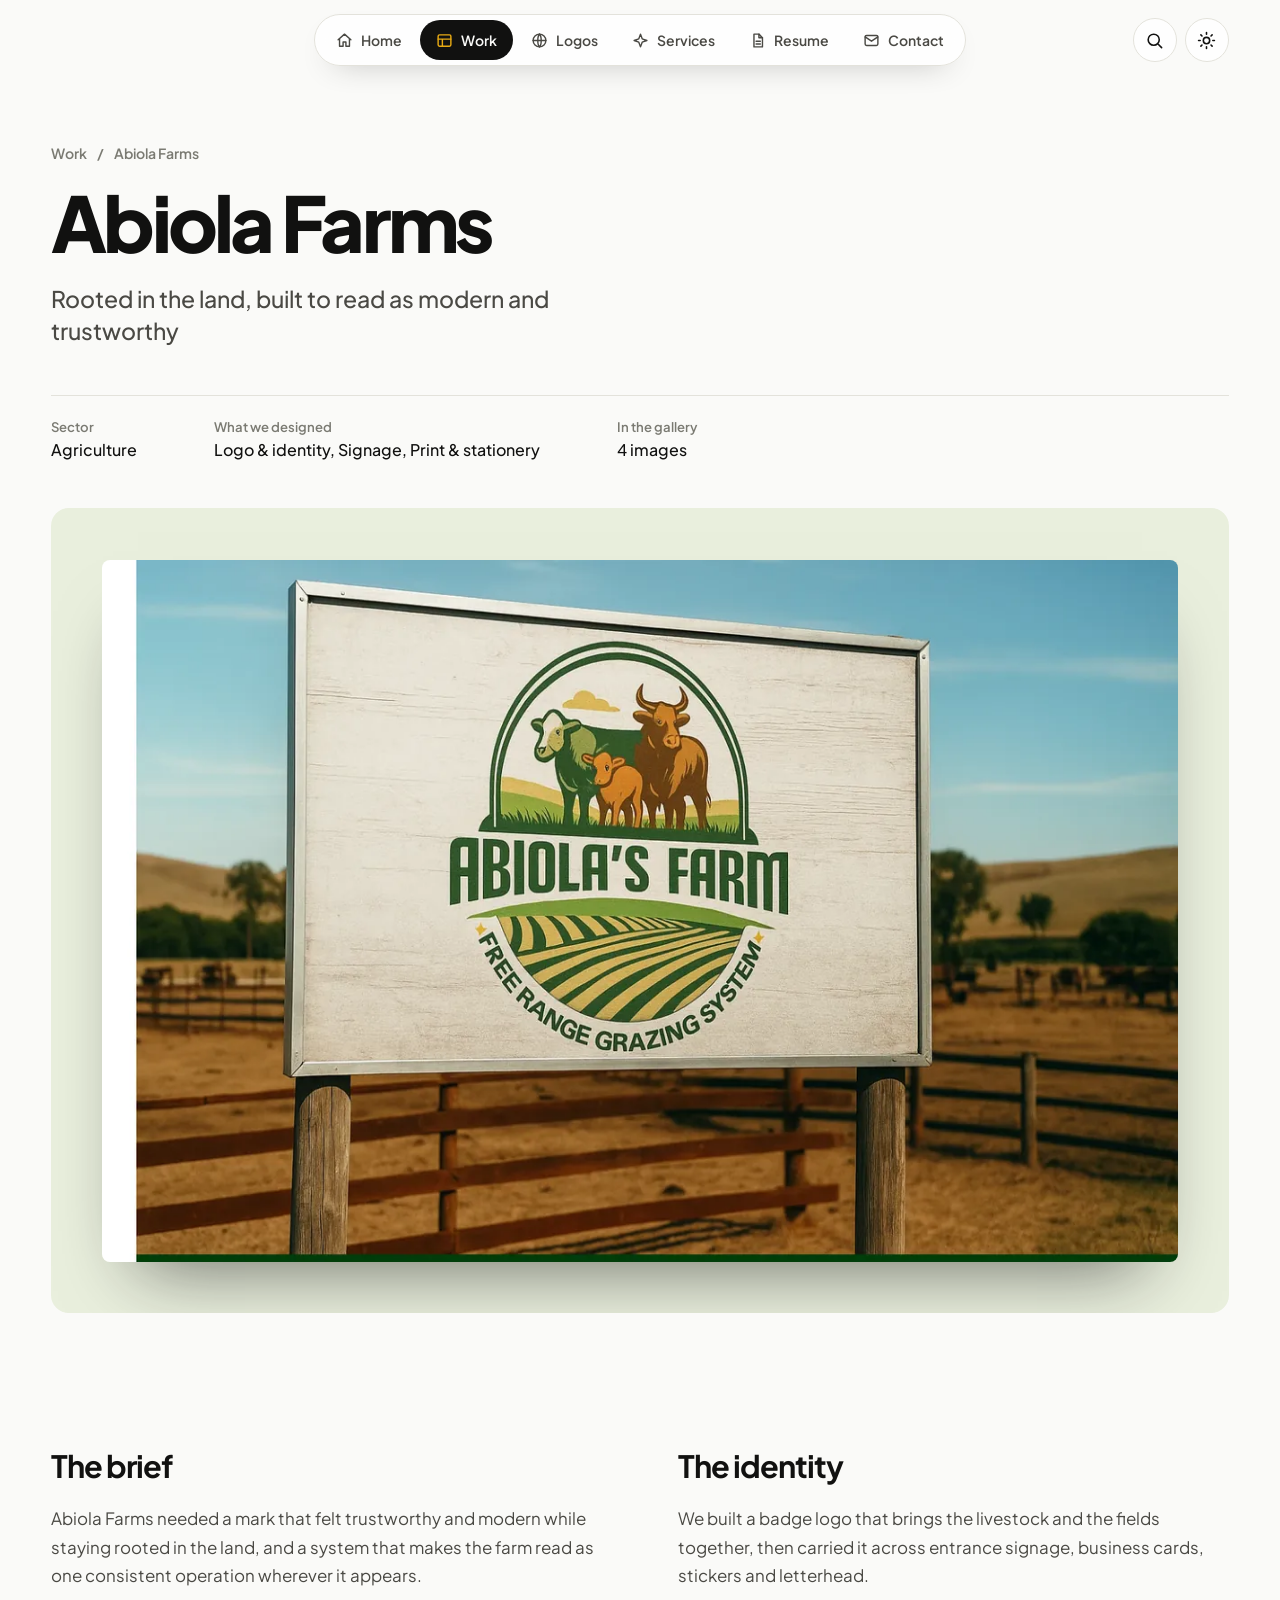
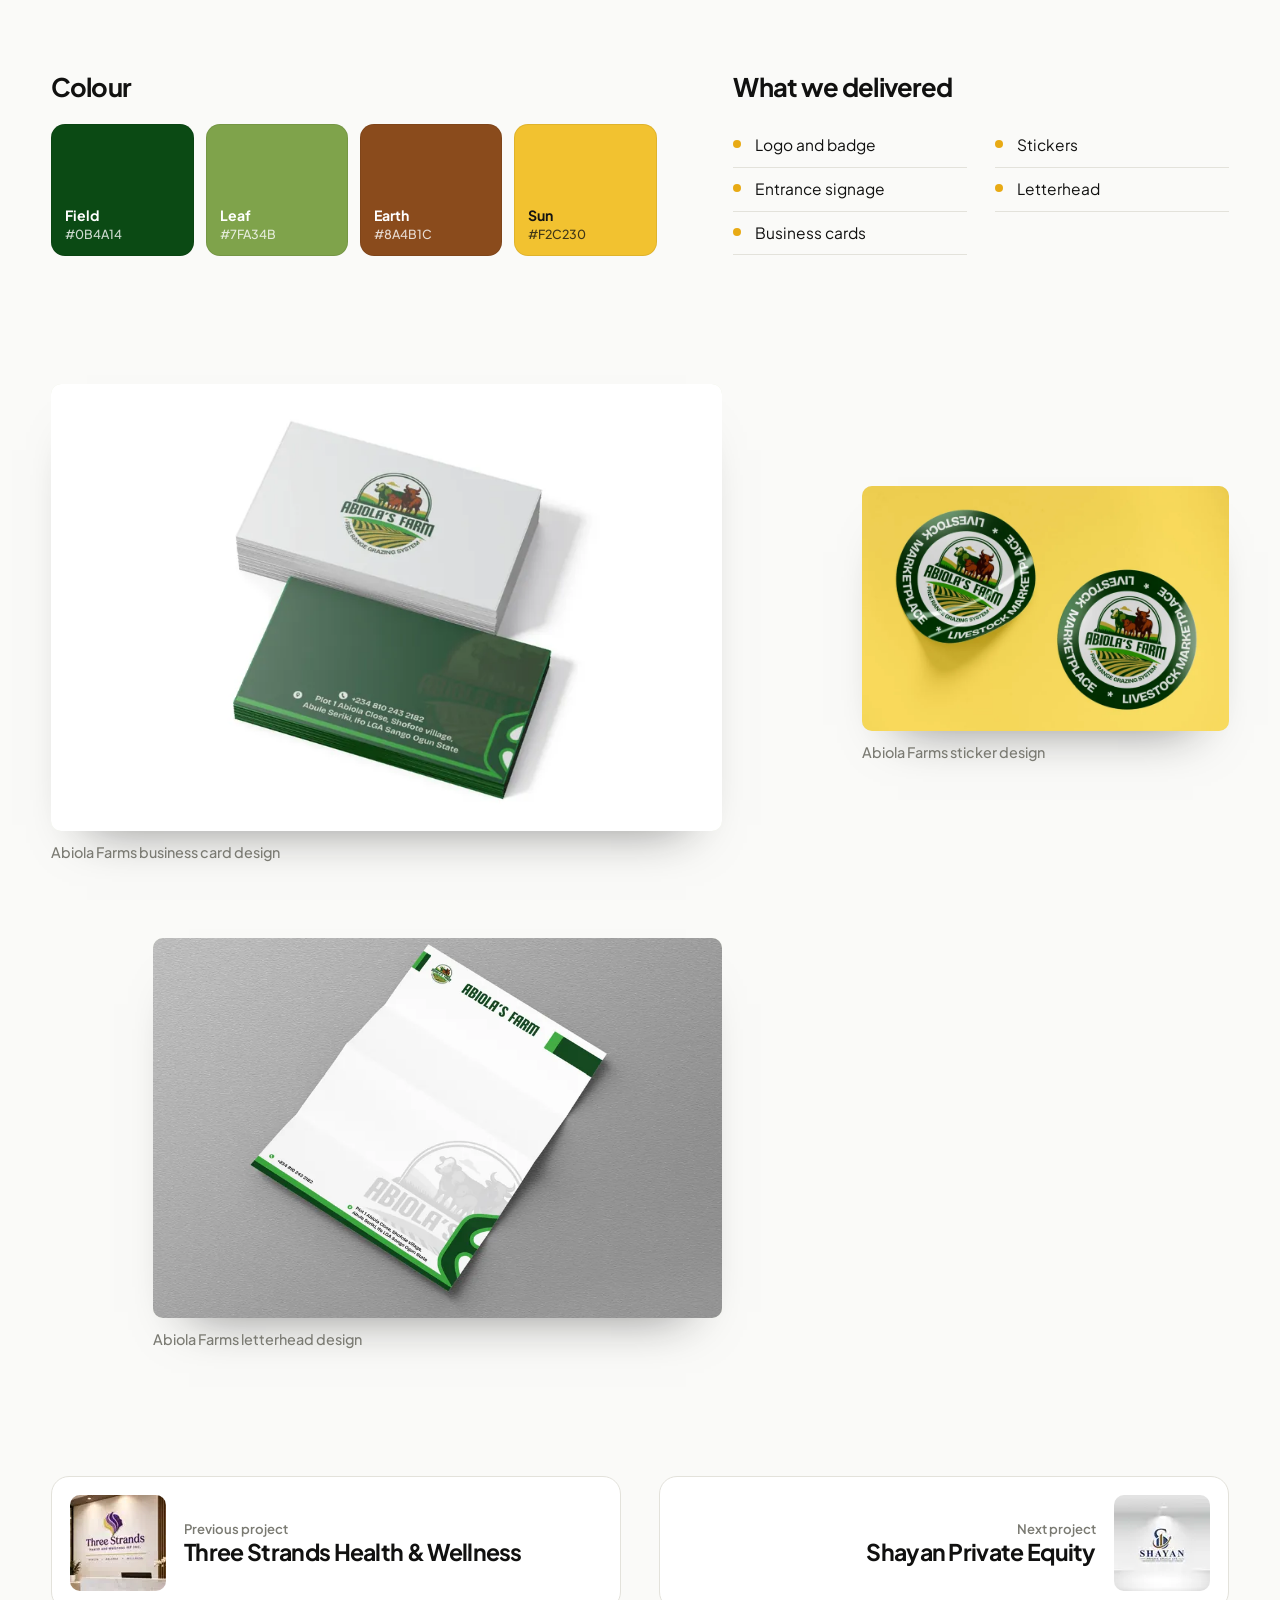
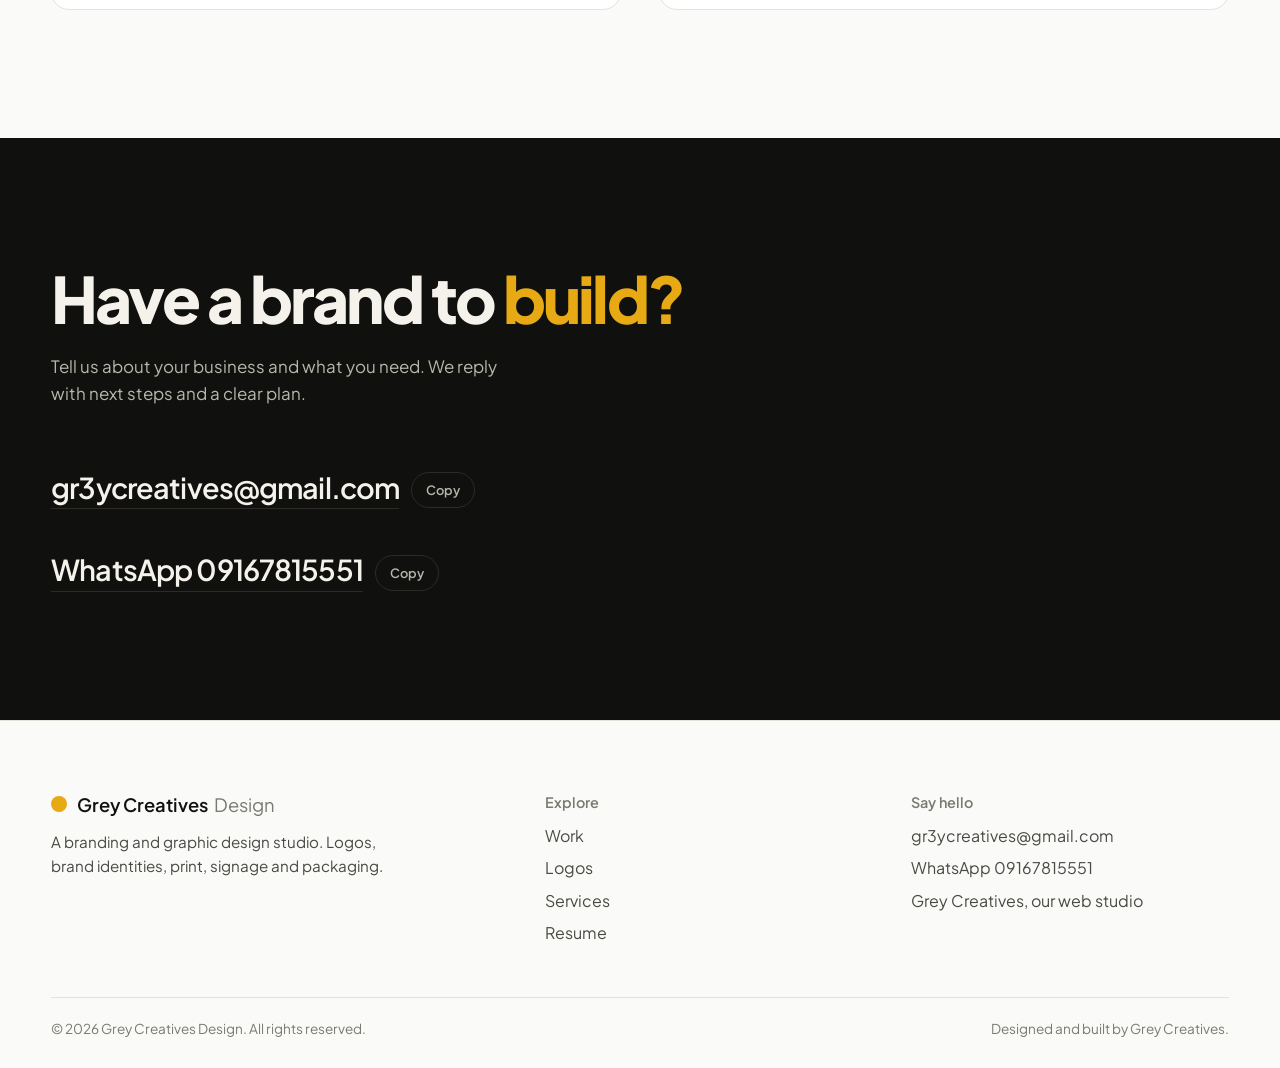
<file: work/abiola-farms.html>
<!DOCTYPE html>
<html lang="en" data-root="../">
<head>
<meta charset="UTF-8">
<meta name="viewport" content="width=device-width, initial-scale=1">
<script>(function(){var t='light';try{var v=localStorage.getItem('gcd-theme');if(v==='dark'||v==='light'){t=v;}}catch(e){}if(t==='dark'){document.documentElement.setAttribute('data-theme','dark');}})();</script>
<title>Abiola Farms | Grey Creatives Design</title>
<meta name="description" content="Rooted in the land, built to read as modern and trustworthy. A full visual system for an agricultural business: logo, signage, business cards, stickers and letterhead.">
<meta name="theme-color" content="#FAFAF8">
<link rel="canonical" href="https://greycreativesdesign.vercel.app/work/abiola-farms">
<link rel="icon" type="image/png" sizes="32x32" href="../assets/favicon-32.png">
<link rel="icon" type="image/png" sizes="48x48" href="../assets/favicon-48.png">
<link rel="shortcut icon" href="../favicon.ico">
<link rel="apple-touch-icon" href="../assets/apple-touch-icon.png">
<meta property="og:type" content="website">
<meta property="og:site_name" content="Grey Creatives Design">
<meta property="og:title" content="Abiola Farms | Grey Creatives Design">
<meta property="og:description" content="Rooted in the land, built to read as modern and trustworthy. A full visual system for an agricultural business: logo, signage, business cards, stickers and letterhead.">
<meta property="og:url" content="https://greycreativesdesign.vercel.app/work/abiola-farms">
<meta property="og:image" content="https://greycreativesdesign.vercel.app/assets/img/projects/abiola-farms/01.webp">
<meta name="twitter:card" content="summary_large_image">
<meta name="twitter:title" content="Abiola Farms | Grey Creatives Design">
<meta name="twitter:description" content="Rooted in the land, built to read as modern and trustworthy. A full visual system for an agricultural business: logo, signage, business cards, stickers and letterhead.">
<meta name="twitter:image" content="https://greycreativesdesign.vercel.app/assets/img/projects/abiola-farms/01.webp">
<link rel="preload" href="../assets/fonts/plus-jakarta-sans-latin-wght-normal.woff2" as="font" type="font/woff2" crossorigin>
<link rel="stylesheet" href="../assets/css/site.css">

</head>
<body data-page="project">
<a class="skip" href="#main">Skip to content</a>
<header class="hd" id="siteHeader">
  <a class="hd-brand" href="../index.html" aria-label="Grey Creatives Design, home"><i></i>Grey Creatives <em>Design</em></a>
  <nav class="hd-nav" id="navLinks" aria-label="Main">
    <div class="nav-top"><a class="hd-brand" href="../index.html" style="display:flex"><i></i>Grey Creatives <em>Design</em></a><button type="button" class="nav-close" id="navClose"><svg class="" viewBox="0 0 24 24" fill="none" stroke="currentColor" stroke-width="2" stroke-linecap="round" stroke-linejoin="round" aria-hidden="true"><path d="M6 6l12 12M18 6L6 18"/></svg>Close</button></div>
    <a href="../index.html" class="nav-a" data-k="home" data-sec="top"><svg class="" viewBox="0 0 24 24" fill="none" stroke="currentColor" stroke-width="2" stroke-linecap="round" stroke-linejoin="round" aria-hidden="true"><path d="M3 11l9-8 9 8"/><path d="M5 10v10h5v-6h4v6h5V10"/></svg><span>Home</span></a>
    <a href="../work.html" class="nav-a is-cur" data-k="work" data-sec="identities"><svg class="" viewBox="0 0 24 24" fill="none" stroke="currentColor" stroke-width="2" stroke-linecap="round" stroke-linejoin="round" aria-hidden="true"><rect x="3" y="4" width="18" height="16" rx="2"/><path d="M3 10h18M9 10v10"/></svg><span>Work</span></a>
    <a href="../logos.html" class="nav-a" data-k="logos" data-sec="logos"><svg class="" viewBox="0 0 24 24" fill="none" stroke="currentColor" stroke-width="2" stroke-linecap="round" stroke-linejoin="round" aria-hidden="true"><circle cx="12" cy="12" r="9"/><path d="M12 3c3.2 3 3.2 15 0 18M12 3c-3.2 3-3.2 15 0 18M3 12h18"/></svg><span>Logos</span></a>
    <a href="../index.html#services" class="nav-a" data-k="services" data-sec="services"><svg class="" viewBox="0 0 24 24" fill="none" stroke="currentColor" stroke-width="2" stroke-linecap="round" stroke-linejoin="round" aria-hidden="true"><path d="M12 3l2.4 6.6L21 12l-6.6 2.4L12 21l-2.4-6.6L3 12l6.6-2.4z"/></svg><span>Services</span></a>
    <a href="../resume.html" class="nav-a" data-k="resume"><svg class="" viewBox="0 0 24 24" fill="none" stroke="currentColor" stroke-width="2" stroke-linecap="round" stroke-linejoin="round" aria-hidden="true"><path d="M7 3h7l5 5v13H7z"/><path d="M14 3v5h5M10 13h6M10 17h6"/></svg><span>Resume</span></a>
    <a href="#contact" class="nav-a" data-k="contact" data-sec="contact"><svg class="" viewBox="0 0 24 24" fill="none" stroke="currentColor" stroke-width="2" stroke-linecap="round" stroke-linejoin="round" aria-hidden="true"><rect x="3" y="5" width="18" height="14" rx="2"/><path d="M3 7l9 6 9-6"/></svg><span>Contact</span></a>
    <div class="nav-foot"><b>gr3ycreatives@gmail.com</b><span>WhatsApp 09167815551</span></div>
  </nav>
  <div class="hd-right">
    <button type="button" class="ibtn" id="searchBtn" aria-label="Search the site"><svg class="" viewBox="0 0 24 24" fill="none" stroke="currentColor" stroke-width="2" stroke-linecap="round" stroke-linejoin="round" aria-hidden="true"><circle cx="11" cy="11" r="7"/><path d="M21 21l-4.3-4.3"/></svg></button>
    <button type="button" class="ibtn" id="themeToggle" aria-label="Switch to dark mode" aria-pressed="false"><svg class="i-sun" viewBox="0 0 24 24" fill="none" stroke="currentColor" stroke-width="2" stroke-linecap="round" stroke-linejoin="round" aria-hidden="true"><circle cx="12" cy="12" r="4"/><path d="M12 2v2M12 20v2M4.9 4.9l1.4 1.4M17.7 17.7l1.4 1.4M2 12h2M20 12h2M4.9 19.1l1.4-1.4M17.7 6.3l1.4-1.4"/></svg><svg class="i-moon" viewBox="0 0 24 24" fill="none" stroke="currentColor" stroke-width="2" stroke-linecap="round" stroke-linejoin="round" aria-hidden="true"><path d="M20 14.5A8.5 8.5 0 0 1 9.5 4a8.5 8.5 0 1 0 10.5 10.5z"/></svg></button>
    <button type="button" class="nav-toggle" id="navToggle" aria-label="Open menu" aria-expanded="false" aria-controls="navLinks"><svg class="" viewBox="0 0 24 24" fill="none" stroke="currentColor" stroke-width="2" stroke-linecap="round" stroke-linejoin="round" aria-hidden="true"><path d="M4 8h16M4 16h16"/></svg><span>Menu</span></button>
  </div>
</header><main id="main">
<section class="ph pg" style="padding-bottom:clamp(28px,4vw,48px)"><div class="wrap">
  <nav class="crumbs" aria-label="Breadcrumb"><a href="../work.html">Work</a><span aria-hidden="true">/</span><span>Abiola Farms</span></nav>
  <h1>Abiola Farms</h1>
  <p class="ph-tag">Rooted in the land, built to read as modern and trustworthy</p>
  <dl class="ph-meta">
    <div><dt>Sector</dt><dd>Agriculture</dd></div>
    <div><dt>What we designed</dt><dd>Logo &amp; identity, Signage, Print &amp; stationery</dd></div>
    <div><dt>In the gallery</dt><dd>4 images</dd></div>
  </dl>
</div></section>
<section><div class="wrap"><figure class="plead" style="--tone:#E9EFDD"><button type="button" data-lb="g" data-full="../assets/img/projects/abiola-farms/01.webp" data-alt="Abiola Farms entrance signage featuring the brand mark" aria-label="Open image full size: Abiola Farms entrance signage featuring the brand mark"><img src="../assets/img/projects/abiola-farms/01.webp" alt="Abiola Farms entrance signage featuring the brand mark" width="1200" height="722"></button></figure></div></section>
<section class="sec" style="padding-bottom:0"><div class="wrap">
  <div class="ov"><div><h3>The brief</h3><p>Abiola Farms needed a mark that felt trustworthy and modern while staying rooted in the land, and a system that makes the farm read as one consistent operation wherever it appears.</p></div><div><h3>The identity</h3><p>We built a badge logo that brings the livestock and the fields together, then carried it across entrance signage, business cards, stickers and letterhead.</p></div></div>
  <div class="ov2"><div><h3>Colour</h3><div class="pal"><button type="button" class="sw" data-copy="#0B4A14" data-msg="#0B4A14 copied" style="background:#0B4A14;color:#fff" aria-label="Copy Field #0B4A14"><b>Field</b><small>#0B4A14</small></button><button type="button" class="sw" data-copy="#7FA34B" data-msg="#7FA34B copied" style="background:#7FA34B;color:#fff" aria-label="Copy Leaf #7FA34B"><b>Leaf</b><small>#7FA34B</small></button><button type="button" class="sw" data-copy="#8A4B1C" data-msg="#8A4B1C copied" style="background:#8A4B1C;color:#fff" aria-label="Copy Earth #8A4B1C"><b>Earth</b><small>#8A4B1C</small></button><button type="button" class="sw" data-copy="#F2C230" data-msg="#F2C230 copied" style="background:#F2C230;color:#141412" aria-label="Copy Sun #F2C230"><b>Sun</b><small>#F2C230</small></button></div></div><div><h3>What we delivered</h3><ul class="dl"><li>Logo and badge</li><li>Entrance signage</li><li>Business cards</li><li>Stickers</li><li>Letterhead</li></ul></div></div>
</div></section>
<section class="sec" style="padding-bottom:0"><div class="wrap"><div class="gal"><figure class="gi" data-p="0" style="--tone:#E9EFDD"><button type="button" data-lb="g" data-full="../assets/img/projects/abiola-farms/02.webp" data-alt="Abiola Farms business card design" aria-label="Open image full size: Abiola Farms business card design"><img src="../assets/img/projects/abiola-farms/02.webp" alt="Abiola Farms business card design" width="900" height="600" loading="lazy" decoding="async"></button><figcaption>Abiola Farms business card design</figcaption></figure>
<figure class="gi" data-p="1" style="--tone:#E9EFDD"><button type="button" data-lb="g" data-full="../assets/img/projects/abiola-farms/03.webp" data-alt="Abiola Farms sticker design" aria-label="Open image full size: Abiola Farms sticker design"><img src="../assets/img/projects/abiola-farms/03.webp" alt="Abiola Farms sticker design" width="900" height="600" loading="lazy" decoding="async"></button><figcaption>Abiola Farms sticker design</figcaption></figure>
<figure class="gi" data-p="2" style="--tone:#E9EFDD"><button type="button" data-lb="g" data-full="../assets/img/projects/abiola-farms/04.webp" data-alt="Abiola Farms letterhead design" aria-label="Open image full size: Abiola Farms letterhead design"><img src="../assets/img/projects/abiola-farms/04.webp" alt="Abiola Farms letterhead design" width="900" height="600" loading="lazy" decoding="async"></button><figcaption>Abiola Farms letterhead design</figcaption></figure></div><nav class="pager" aria-label="More projects">
  <a class="pg-link" href="three-strands.html"><img src="../assets/img/thumbs/three-strands.webp" alt="" width="96" height="96"><span><small>Previous project</small><b>Three Strands Health &amp; Wellness</b></span></a>
  <a class="pg-link nx" href="shayan-private-equity.html"><span><small>Next project</small><b>Shayan Private Equity</b></span><img src="../assets/img/thumbs/shayan-private-equity.webp" alt="" width="96" height="96"></a>
</nav></div></section>
<div style="height:var(--sec)"></div>
</main>
<section class="pane contact cta-band" id="contact">
  <div class="wrap ct">
    <h2>Have a brand to <em>build?</em></h2>
    <p class="lead">Tell us about your business and what you need. We reply with next steps and a clear plan.</p>
    <div class="ct-lines">
      <div class="ct-line"><a class="big" href="mailto:gr3ycreatives@gmail.com">gr3ycreatives@gmail.com</a><button type="button" class="copy" data-copy="gr3ycreatives@gmail.com" data-msg="Email copied">Copy</button></div>
      <div class="ct-line"><a class="big" href="https://wa.me/2349167815551?text=Hello%20Grey%20Creatives%20Design%2C%20I%20saw%20the%20Abiola%20Farms%20project%20and%20would%20like%20something%20similar." target="_blank" rel="noopener">WhatsApp 09167815551</a><button type="button" class="copy" data-copy="09167815551" data-msg="Number copied">Copy</button></div>
    </div>
  </div>
</section><footer class="ft">
  <div class="wrap">
    <div class="ft-grid">
      <div>
        <a class="ft-brand" href="../index.html"><i></i>Grey Creatives <em>Design</em></a>
        <p class="sm">A branding and graphic design studio. Logos, brand identities, print, signage and packaging.</p>
      </div>
      <div>
        <h4>Explore</h4>
        <ul>
          <li><a href="../work.html">Work</a></li>
          <li><a href="../logos.html">Logos</a></li>
          <li><a href="../index.html#services">Services</a></li>
          <li><a href="../resume.html">Resume</a></li>
        </ul>
      </div>
      <div>
        <h4>Say hello</h4>
        <ul>
          <li><a href="mailto:gr3ycreatives@gmail.com">gr3ycreatives@gmail.com</a></li>
          <li><a href="https://wa.me/2349167815551" target="_blank" rel="noopener">WhatsApp 09167815551</a></li>
          <li><a href="https://greycreatives.vercel.app/" target="_blank" rel="noopener">Grey Creatives, our web studio</a></li>
        </ul>
      </div>
    </div>
    <div class="ft-base"><span>&copy; 2026 Grey Creatives Design. All rights reserved.</span><span>Designed and built by Grey Creatives.</span></div>
  </div>
</footer><script src="../assets/js/data.js"></script>
<script src="../assets/js/core.js"></script>
</body>
</html>
</file>
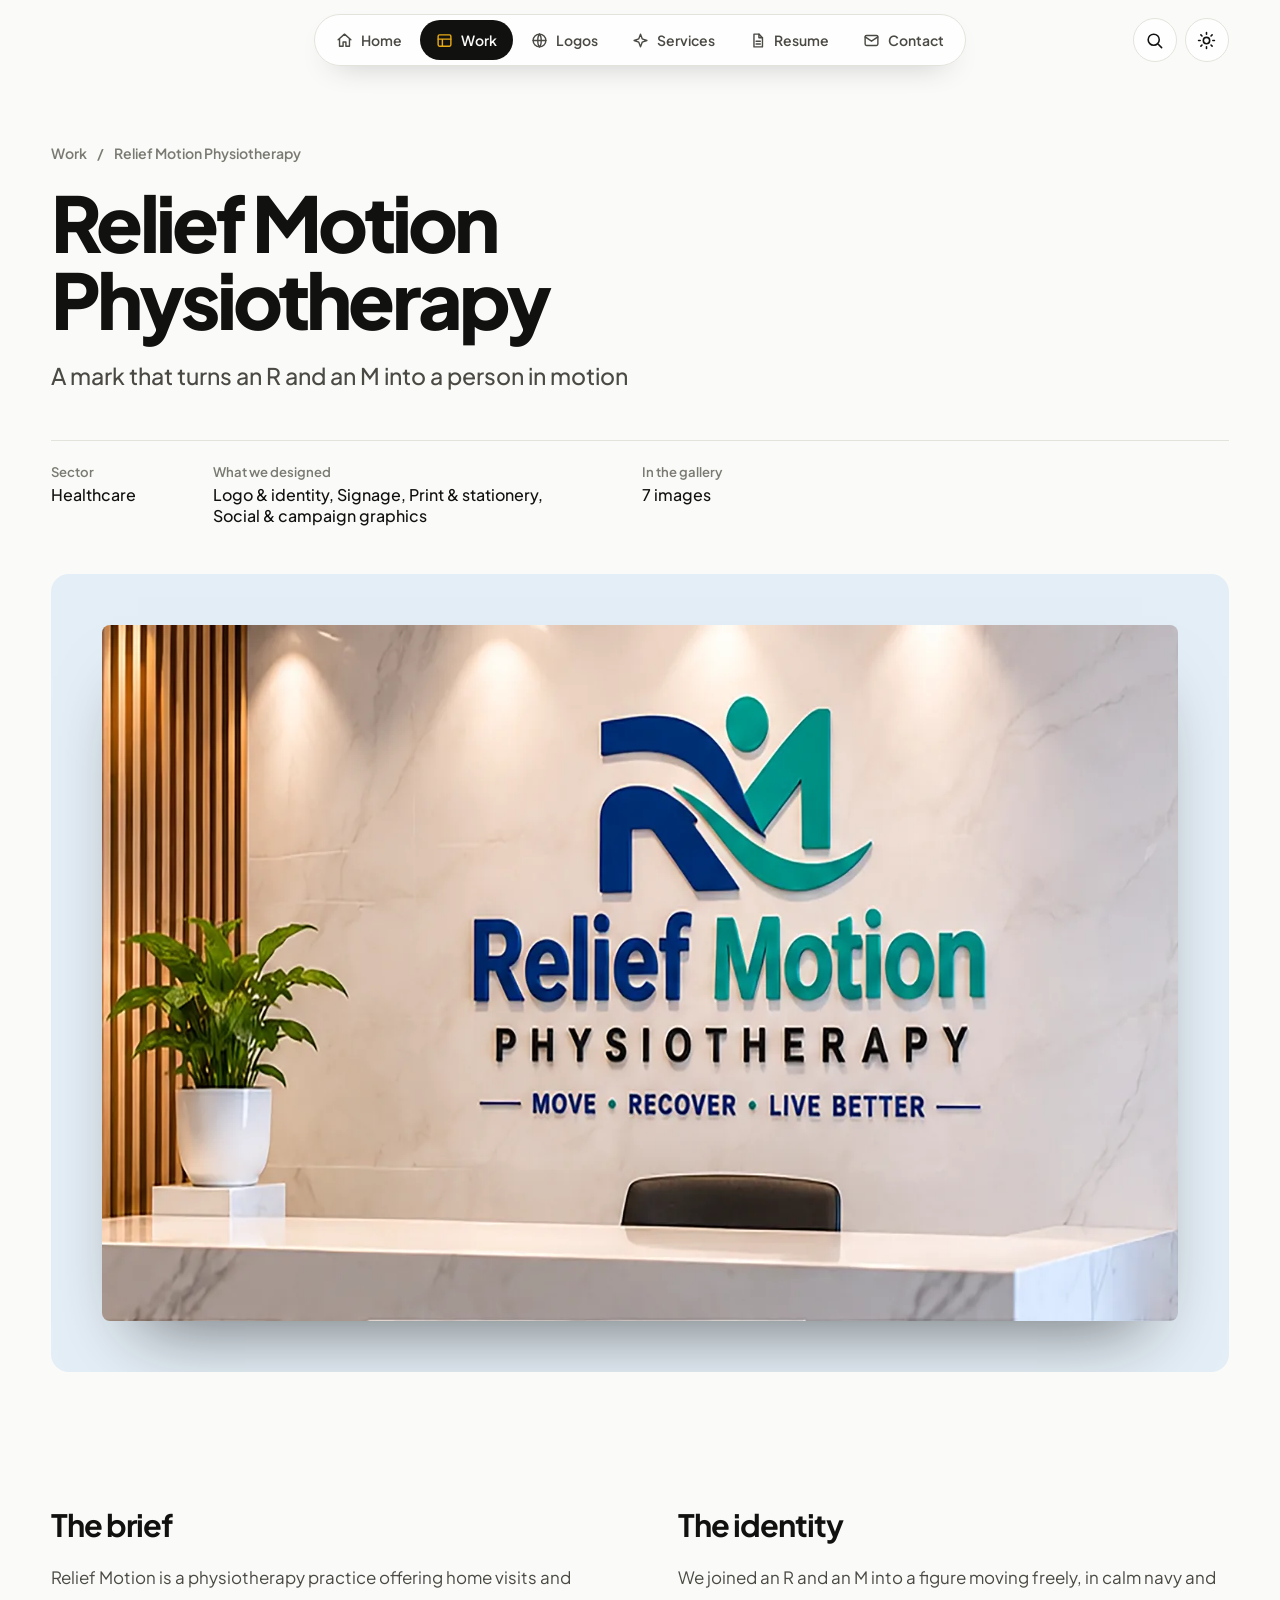
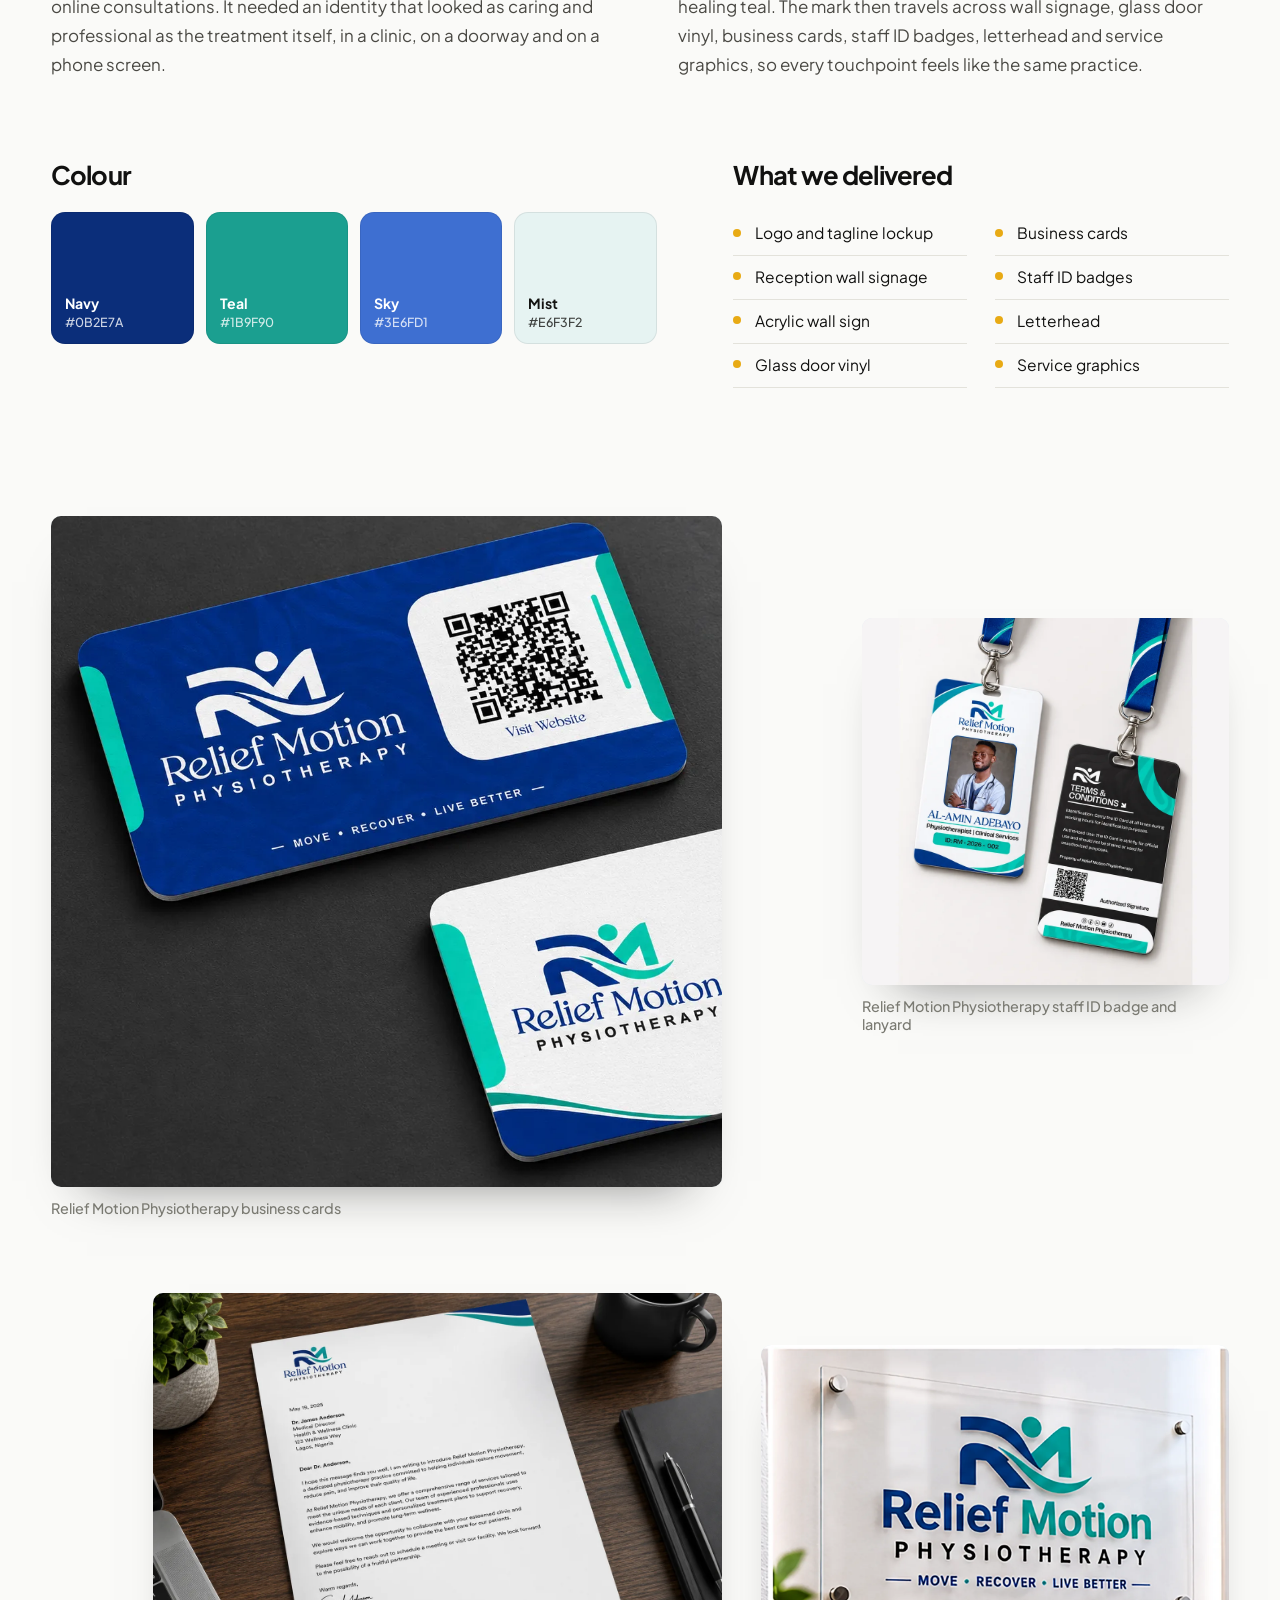
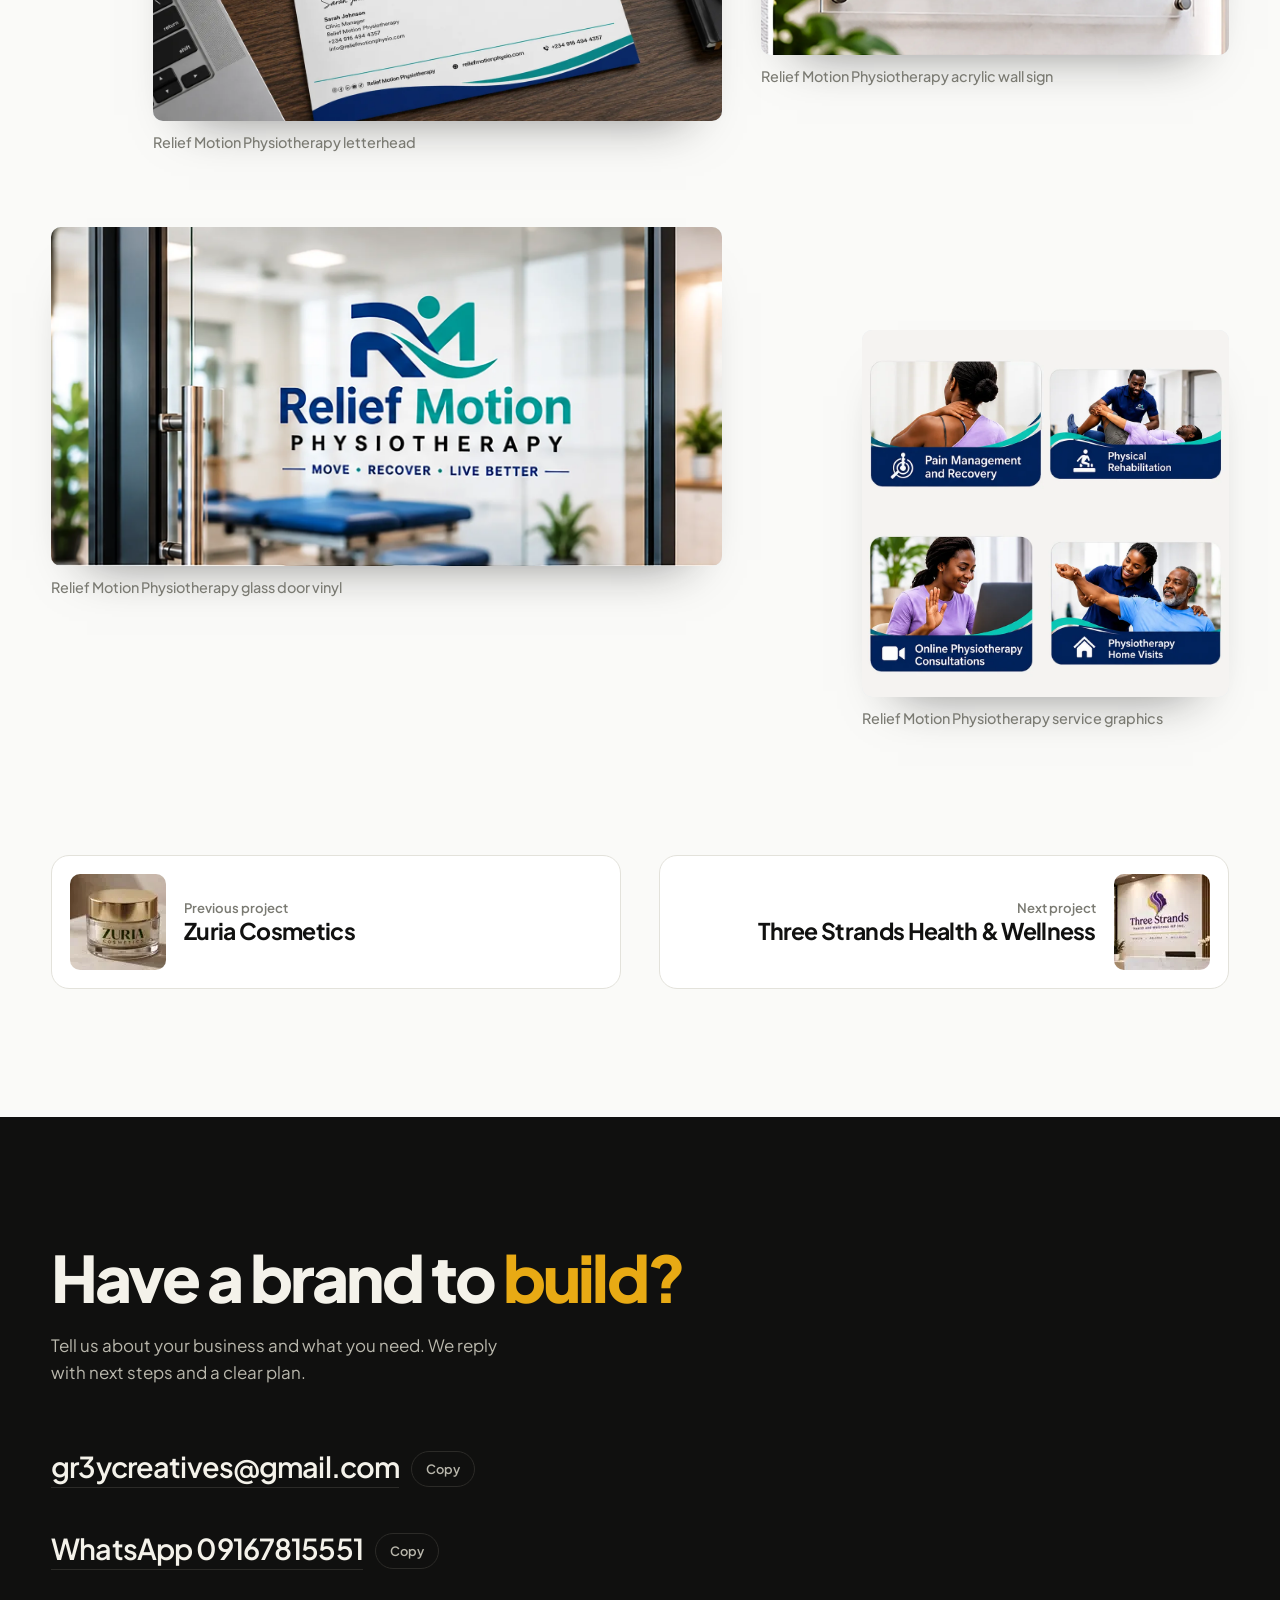
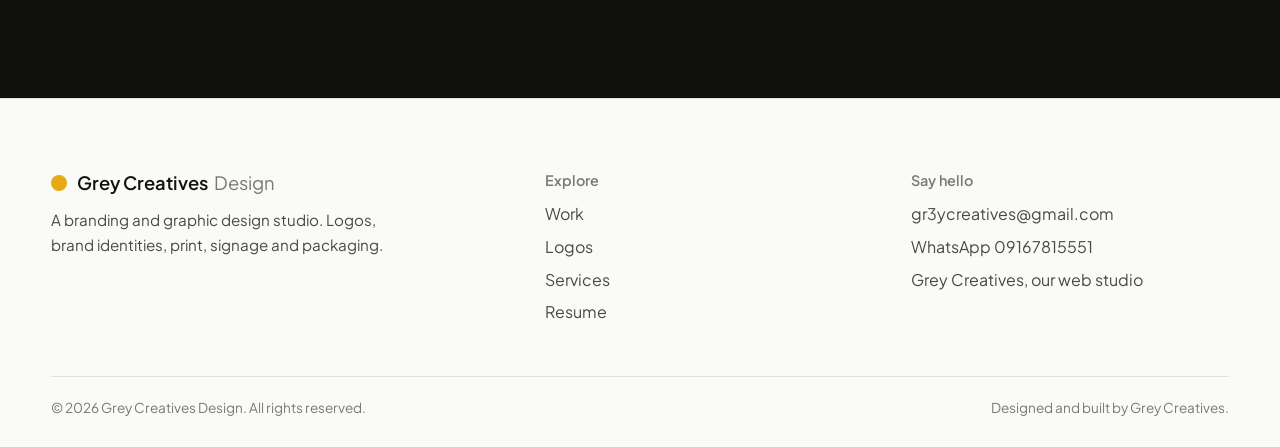
<file: work/relief-motion.html>
<!DOCTYPE html>
<html lang="en" data-root="../">
<head>
<meta charset="UTF-8">
<meta name="viewport" content="width=device-width, initial-scale=1">
<script>(function(){var t='light';try{var v=localStorage.getItem('gcd-theme');if(v==='dark'||v==='light'){t=v;}}catch(e){}if(t==='dark'){document.documentElement.setAttribute('data-theme','dark');}})();</script>
<title>Relief Motion Physiotherapy | Grey Creatives Design</title>
<meta name="description" content="A mark that turns an R and an M into a person in motion. One identity carried from the reception wall to the staff ID badge, so the clinic looks as caring and professional as its care.">
<meta name="theme-color" content="#FAFAF8">
<link rel="canonical" href="https://greycreativesdesign.vercel.app/work/relief-motion">
<link rel="icon" type="image/png" sizes="32x32" href="../assets/favicon-32.png">
<link rel="icon" type="image/png" sizes="48x48" href="../assets/favicon-48.png">
<link rel="shortcut icon" href="../favicon.ico">
<link rel="apple-touch-icon" href="../assets/apple-touch-icon.png">
<meta property="og:type" content="website">
<meta property="og:site_name" content="Grey Creatives Design">
<meta property="og:title" content="Relief Motion Physiotherapy | Grey Creatives Design">
<meta property="og:description" content="A mark that turns an R and an M into a person in motion. One identity carried from the reception wall to the staff ID badge, so the clinic looks as caring and professional as its care.">
<meta property="og:url" content="https://greycreativesdesign.vercel.app/work/relief-motion">
<meta property="og:image" content="https://greycreativesdesign.vercel.app/assets/img/projects/relief-motion/01.webp">
<meta name="twitter:card" content="summary_large_image">
<meta name="twitter:title" content="Relief Motion Physiotherapy | Grey Creatives Design">
<meta name="twitter:description" content="A mark that turns an R and an M into a person in motion. One identity carried from the reception wall to the staff ID badge, so the clinic looks as caring and professional as its care.">
<meta name="twitter:image" content="https://greycreativesdesign.vercel.app/assets/img/projects/relief-motion/01.webp">
<link rel="preload" href="../assets/fonts/plus-jakarta-sans-latin-wght-normal.woff2" as="font" type="font/woff2" crossorigin>
<link rel="stylesheet" href="../assets/css/site.css">

</head>
<body data-page="project">
<a class="skip" href="#main">Skip to content</a>
<header class="hd" id="siteHeader">
  <a class="hd-brand" href="../index.html" aria-label="Grey Creatives Design, home"><i></i>Grey Creatives <em>Design</em></a>
  <nav class="hd-nav" id="navLinks" aria-label="Main">
    <div class="nav-top"><a class="hd-brand" href="../index.html" style="display:flex"><i></i>Grey Creatives <em>Design</em></a><button type="button" class="nav-close" id="navClose"><svg class="" viewBox="0 0 24 24" fill="none" stroke="currentColor" stroke-width="2" stroke-linecap="round" stroke-linejoin="round" aria-hidden="true"><path d="M6 6l12 12M18 6L6 18"/></svg>Close</button></div>
    <a href="../index.html" class="nav-a" data-k="home" data-sec="top"><svg class="" viewBox="0 0 24 24" fill="none" stroke="currentColor" stroke-width="2" stroke-linecap="round" stroke-linejoin="round" aria-hidden="true"><path d="M3 11l9-8 9 8"/><path d="M5 10v10h5v-6h4v6h5V10"/></svg><span>Home</span></a>
    <a href="../work.html" class="nav-a is-cur" data-k="work" data-sec="identities"><svg class="" viewBox="0 0 24 24" fill="none" stroke="currentColor" stroke-width="2" stroke-linecap="round" stroke-linejoin="round" aria-hidden="true"><rect x="3" y="4" width="18" height="16" rx="2"/><path d="M3 10h18M9 10v10"/></svg><span>Work</span></a>
    <a href="../logos.html" class="nav-a" data-k="logos" data-sec="logos"><svg class="" viewBox="0 0 24 24" fill="none" stroke="currentColor" stroke-width="2" stroke-linecap="round" stroke-linejoin="round" aria-hidden="true"><circle cx="12" cy="12" r="9"/><path d="M12 3c3.2 3 3.2 15 0 18M12 3c-3.2 3-3.2 15 0 18M3 12h18"/></svg><span>Logos</span></a>
    <a href="../index.html#services" class="nav-a" data-k="services" data-sec="services"><svg class="" viewBox="0 0 24 24" fill="none" stroke="currentColor" stroke-width="2" stroke-linecap="round" stroke-linejoin="round" aria-hidden="true"><path d="M12 3l2.4 6.6L21 12l-6.6 2.4L12 21l-2.4-6.6L3 12l6.6-2.4z"/></svg><span>Services</span></a>
    <a href="../resume.html" class="nav-a" data-k="resume"><svg class="" viewBox="0 0 24 24" fill="none" stroke="currentColor" stroke-width="2" stroke-linecap="round" stroke-linejoin="round" aria-hidden="true"><path d="M7 3h7l5 5v13H7z"/><path d="M14 3v5h5M10 13h6M10 17h6"/></svg><span>Resume</span></a>
    <a href="#contact" class="nav-a" data-k="contact" data-sec="contact"><svg class="" viewBox="0 0 24 24" fill="none" stroke="currentColor" stroke-width="2" stroke-linecap="round" stroke-linejoin="round" aria-hidden="true"><rect x="3" y="5" width="18" height="14" rx="2"/><path d="M3 7l9 6 9-6"/></svg><span>Contact</span></a>
    <div class="nav-foot"><b>gr3ycreatives@gmail.com</b><span>WhatsApp 09167815551</span></div>
  </nav>
  <div class="hd-right">
    <button type="button" class="ibtn" id="searchBtn" aria-label="Search the site"><svg class="" viewBox="0 0 24 24" fill="none" stroke="currentColor" stroke-width="2" stroke-linecap="round" stroke-linejoin="round" aria-hidden="true"><circle cx="11" cy="11" r="7"/><path d="M21 21l-4.3-4.3"/></svg></button>
    <button type="button" class="ibtn" id="themeToggle" aria-label="Switch to dark mode" aria-pressed="false"><svg class="i-sun" viewBox="0 0 24 24" fill="none" stroke="currentColor" stroke-width="2" stroke-linecap="round" stroke-linejoin="round" aria-hidden="true"><circle cx="12" cy="12" r="4"/><path d="M12 2v2M12 20v2M4.9 4.9l1.4 1.4M17.7 17.7l1.4 1.4M2 12h2M20 12h2M4.9 19.1l1.4-1.4M17.7 6.3l1.4-1.4"/></svg><svg class="i-moon" viewBox="0 0 24 24" fill="none" stroke="currentColor" stroke-width="2" stroke-linecap="round" stroke-linejoin="round" aria-hidden="true"><path d="M20 14.5A8.5 8.5 0 0 1 9.5 4a8.5 8.5 0 1 0 10.5 10.5z"/></svg></button>
    <button type="button" class="nav-toggle" id="navToggle" aria-label="Open menu" aria-expanded="false" aria-controls="navLinks"><svg class="" viewBox="0 0 24 24" fill="none" stroke="currentColor" stroke-width="2" stroke-linecap="round" stroke-linejoin="round" aria-hidden="true"><path d="M4 8h16M4 16h16"/></svg><span>Menu</span></button>
  </div>
</header><main id="main">
<section class="ph pg" style="padding-bottom:clamp(28px,4vw,48px)"><div class="wrap">
  <nav class="crumbs" aria-label="Breadcrumb"><a href="../work.html">Work</a><span aria-hidden="true">/</span><span>Relief Motion Physiotherapy</span></nav>
  <h1>Relief Motion Physiotherapy</h1>
  <p class="ph-tag">A mark that turns an R and an M into a person in motion</p>
  <dl class="ph-meta">
    <div><dt>Sector</dt><dd>Healthcare</dd></div>
    <div><dt>What we designed</dt><dd>Logo &amp; identity, Signage, Print &amp; stationery, Social &amp; campaign graphics</dd></div>
    <div><dt>In the gallery</dt><dd>7 images</dd></div>
  </dl>
</div></section>
<section><div class="wrap"><figure class="plead" style="--tone:#E4EEF6"><button type="button" data-lb="g" data-full="../assets/img/projects/relief-motion/01.webp" data-alt="Relief Motion Physiotherapy logo on a marble reception wall" aria-label="Open image full size: Relief Motion Physiotherapy logo on a marble reception wall"><img src="../assets/img/projects/relief-motion/01.webp" alt="Relief Motion Physiotherapy logo on a marble reception wall" width="1400" height="696"></button></figure></div></section>
<section class="sec" style="padding-bottom:0"><div class="wrap">
  <div class="ov"><div><h3>The brief</h3><p>Relief Motion is a physiotherapy practice offering home visits and online consultations. It needed an identity that looked as caring and professional as the treatment itself, in a clinic, on a doorway and on a phone screen.</p></div><div><h3>The identity</h3><p>We joined an R and an M into a figure moving freely, in calm navy and healing teal. The mark then travels across wall signage, glass door vinyl, business cards, staff ID badges, letterhead and service graphics, so every touchpoint feels like the same practice.</p></div></div>
  <div class="ov2"><div><h3>Colour</h3><div class="pal"><button type="button" class="sw" data-copy="#0B2E7A" data-msg="#0B2E7A copied" style="background:#0B2E7A;color:#fff" aria-label="Copy Navy #0B2E7A"><b>Navy</b><small>#0B2E7A</small></button><button type="button" class="sw" data-copy="#1B9F90" data-msg="#1B9F90 copied" style="background:#1B9F90;color:#fff" aria-label="Copy Teal #1B9F90"><b>Teal</b><small>#1B9F90</small></button><button type="button" class="sw" data-copy="#3E6FD1" data-msg="#3E6FD1 copied" style="background:#3E6FD1;color:#fff" aria-label="Copy Sky #3E6FD1"><b>Sky</b><small>#3E6FD1</small></button><button type="button" class="sw" data-copy="#E6F3F2" data-msg="#E6F3F2 copied" style="background:#E6F3F2;color:#141412" aria-label="Copy Mist #E6F3F2"><b>Mist</b><small>#E6F3F2</small></button></div></div><div><h3>What we delivered</h3><ul class="dl"><li>Logo and tagline lockup</li><li>Reception wall signage</li><li>Acrylic wall sign</li><li>Glass door vinyl</li><li>Business cards</li><li>Staff ID badges</li><li>Letterhead</li><li>Service graphics</li></ul></div></div>
</div></section>
<section class="sec" style="padding-bottom:0"><div class="wrap"><div class="gal"><figure class="gi" data-p="0" style="--tone:#E4EEF6"><button type="button" data-lb="g" data-full="../assets/img/projects/relief-motion/02.webp" data-alt="Relief Motion Physiotherapy business cards" aria-label="Open image full size: Relief Motion Physiotherapy business cards"><img src="../assets/img/projects/relief-motion/02.webp" alt="Relief Motion Physiotherapy business cards" width="1000" height="1000" loading="lazy" decoding="async"></button><figcaption>Relief Motion Physiotherapy business cards</figcaption></figure>
<figure class="gi" data-p="1" style="--tone:#E4EEF6"><button type="button" data-lb="g" data-full="../assets/img/projects/relief-motion/03.webp" data-alt="Relief Motion Physiotherapy staff ID badge and lanyard" aria-label="Open image full size: Relief Motion Physiotherapy staff ID badge and lanyard"><img src="../assets/img/projects/relief-motion/03.webp" alt="Relief Motion Physiotherapy staff ID badge and lanyard" width="1000" height="1000" loading="lazy" decoding="async"></button><figcaption>Relief Motion Physiotherapy staff ID badge and lanyard</figcaption></figure>
<figure class="gi" data-p="2" style="--tone:#E4EEF6"><button type="button" data-lb="g" data-full="../assets/img/projects/relief-motion/04.webp" data-alt="Relief Motion Physiotherapy letterhead" aria-label="Open image full size: Relief Motion Physiotherapy letterhead"><img src="../assets/img/projects/relief-motion/04.webp" alt="Relief Motion Physiotherapy letterhead" width="1400" height="1050" loading="lazy" decoding="async"></button><figcaption>Relief Motion Physiotherapy letterhead</figcaption></figure>
<figure class="gi" data-p="3" style="--tone:#E4EEF6"><button type="button" data-lb="g" data-full="../assets/img/projects/relief-motion/05.webp" data-alt="Relief Motion Physiotherapy acrylic wall sign" aria-label="Open image full size: Relief Motion Physiotherapy acrylic wall sign"><img src="../assets/img/projects/relief-motion/05.webp" alt="Relief Motion Physiotherapy acrylic wall sign" width="1400" height="928" loading="lazy" decoding="async"></button><figcaption>Relief Motion Physiotherapy acrylic wall sign</figcaption></figure>
<figure class="gi" data-p="0" style="--tone:#E4EEF6"><button type="button" data-lb="g" data-full="../assets/img/projects/relief-motion/06.webp" data-alt="Relief Motion Physiotherapy glass door vinyl" aria-label="Open image full size: Relief Motion Physiotherapy glass door vinyl"><img src="../assets/img/projects/relief-motion/06.webp" alt="Relief Motion Physiotherapy glass door vinyl" width="1400" height="707" loading="lazy" decoding="async"></button><figcaption>Relief Motion Physiotherapy glass door vinyl</figcaption></figure>
<figure class="gi" data-p="1" style="--tone:#E4EEF6"><button type="button" data-lb="g" data-full="../assets/img/projects/relief-motion/07.webp" data-alt="Relief Motion Physiotherapy service graphics" aria-label="Open image full size: Relief Motion Physiotherapy service graphics"><img src="../assets/img/projects/relief-motion/07.webp" alt="Relief Motion Physiotherapy service graphics" width="1000" height="1000" loading="lazy" decoding="async"></button><figcaption>Relief Motion Physiotherapy service graphics</figcaption></figure></div><nav class="pager" aria-label="More projects">
  <a class="pg-link" href="zuria-cosmetics.html"><img src="../assets/img/thumbs/zuria-cosmetics.webp" alt="" width="96" height="96"><span><small>Previous project</small><b>Zuria Cosmetics</b></span></a>
  <a class="pg-link nx" href="three-strands.html"><span><small>Next project</small><b>Three Strands Health &amp; Wellness</b></span><img src="../assets/img/thumbs/three-strands.webp" alt="" width="96" height="96"></a>
</nav></div></section>
<div style="height:var(--sec)"></div>
</main>
<section class="pane contact cta-band" id="contact">
  <div class="wrap ct">
    <h2>Have a brand to <em>build?</em></h2>
    <p class="lead">Tell us about your business and what you need. We reply with next steps and a clear plan.</p>
    <div class="ct-lines">
      <div class="ct-line"><a class="big" href="mailto:gr3ycreatives@gmail.com">gr3ycreatives@gmail.com</a><button type="button" class="copy" data-copy="gr3ycreatives@gmail.com" data-msg="Email copied">Copy</button></div>
      <div class="ct-line"><a class="big" href="https://wa.me/2349167815551?text=Hello%20Grey%20Creatives%20Design%2C%20I%20saw%20the%20Relief%20Motion%20Physiotherapy%20project%20and%20would%20like%20something%20similar." target="_blank" rel="noopener">WhatsApp 09167815551</a><button type="button" class="copy" data-copy="09167815551" data-msg="Number copied">Copy</button></div>
    </div>
  </div>
</section><footer class="ft">
  <div class="wrap">
    <div class="ft-grid">
      <div>
        <a class="ft-brand" href="../index.html"><i></i>Grey Creatives <em>Design</em></a>
        <p class="sm">A branding and graphic design studio. Logos, brand identities, print, signage and packaging.</p>
      </div>
      <div>
        <h4>Explore</h4>
        <ul>
          <li><a href="../work.html">Work</a></li>
          <li><a href="../logos.html">Logos</a></li>
          <li><a href="../index.html#services">Services</a></li>
          <li><a href="../resume.html">Resume</a></li>
        </ul>
      </div>
      <div>
        <h4>Say hello</h4>
        <ul>
          <li><a href="mailto:gr3ycreatives@gmail.com">gr3ycreatives@gmail.com</a></li>
          <li><a href="https://wa.me/2349167815551" target="_blank" rel="noopener">WhatsApp 09167815551</a></li>
          <li><a href="https://greycreatives.vercel.app/" target="_blank" rel="noopener">Grey Creatives, our web studio</a></li>
        </ul>
      </div>
    </div>
    <div class="ft-base"><span>&copy; 2026 Grey Creatives Design. All rights reserved.</span><span>Designed and built by Grey Creatives.</span></div>
  </div>
</footer><script src="../assets/js/data.js"></script>
<script src="../assets/js/core.js"></script>
</body>
</html>
</file>
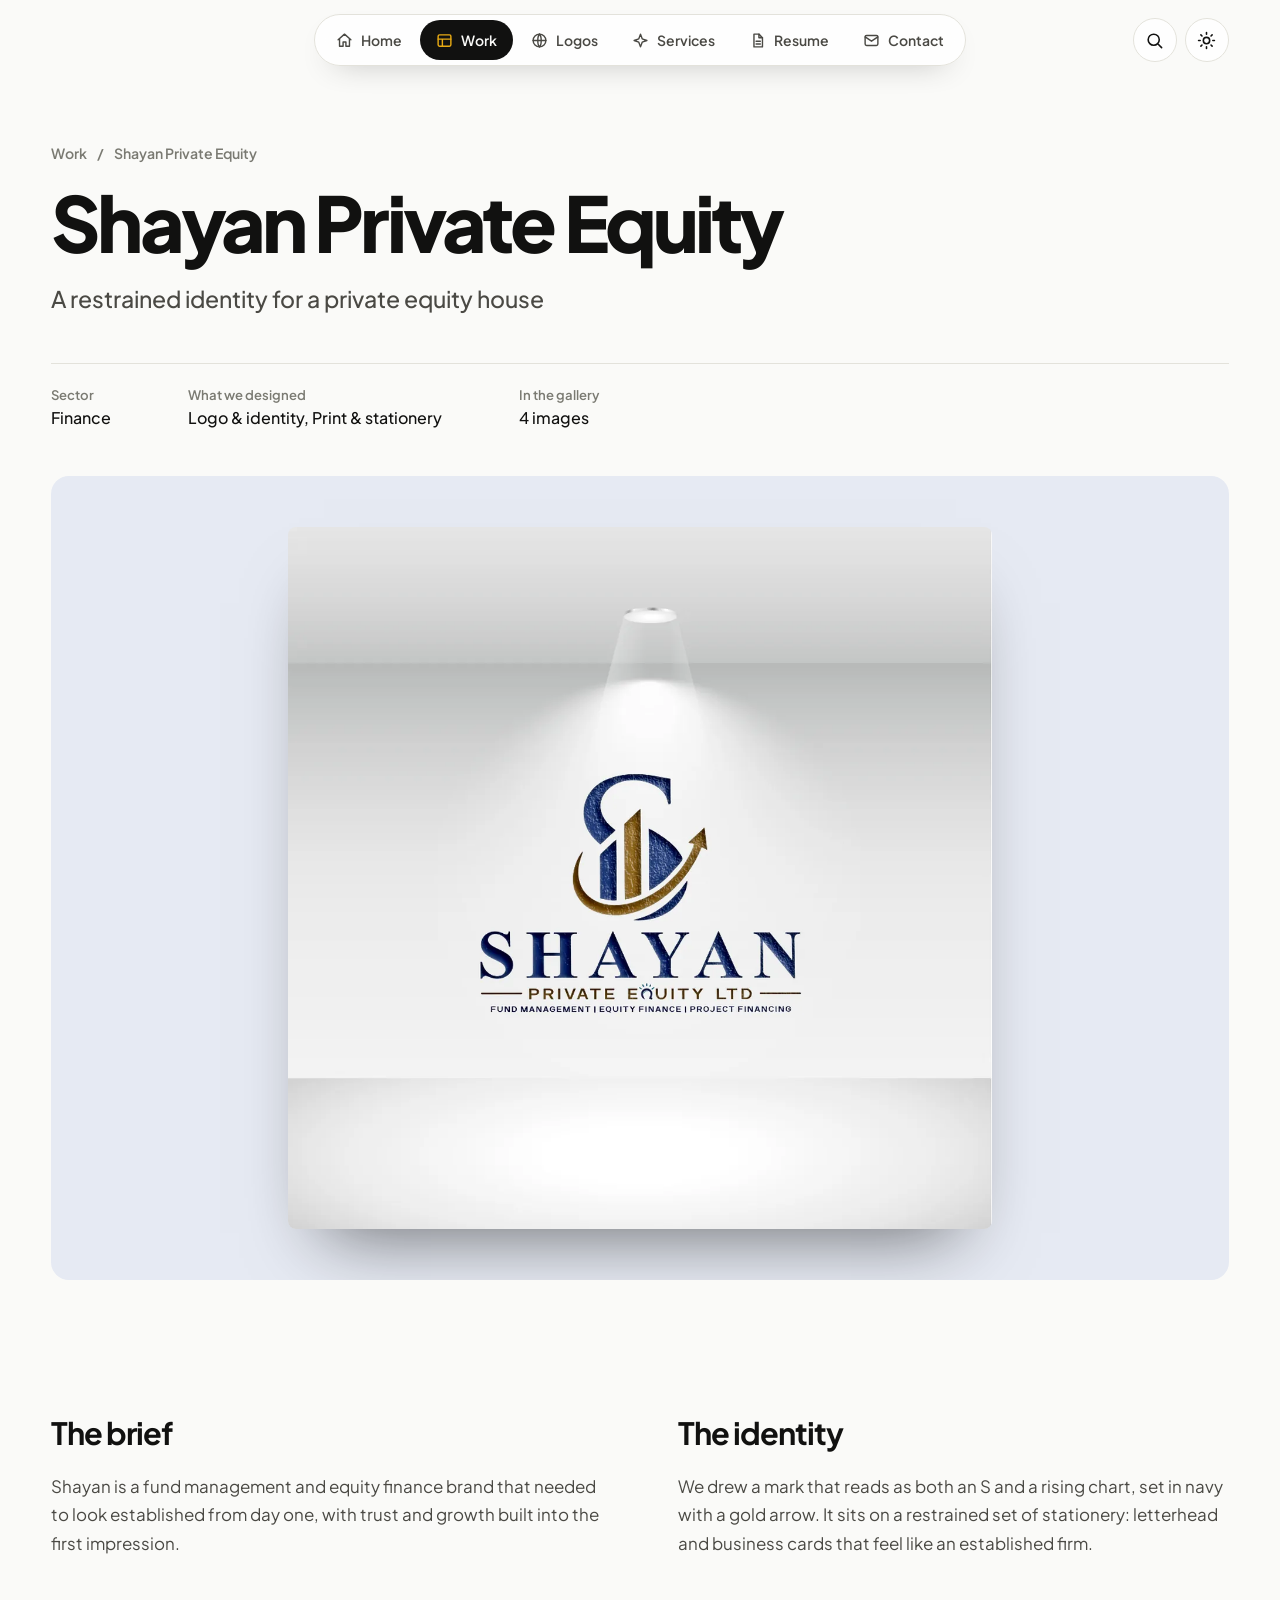
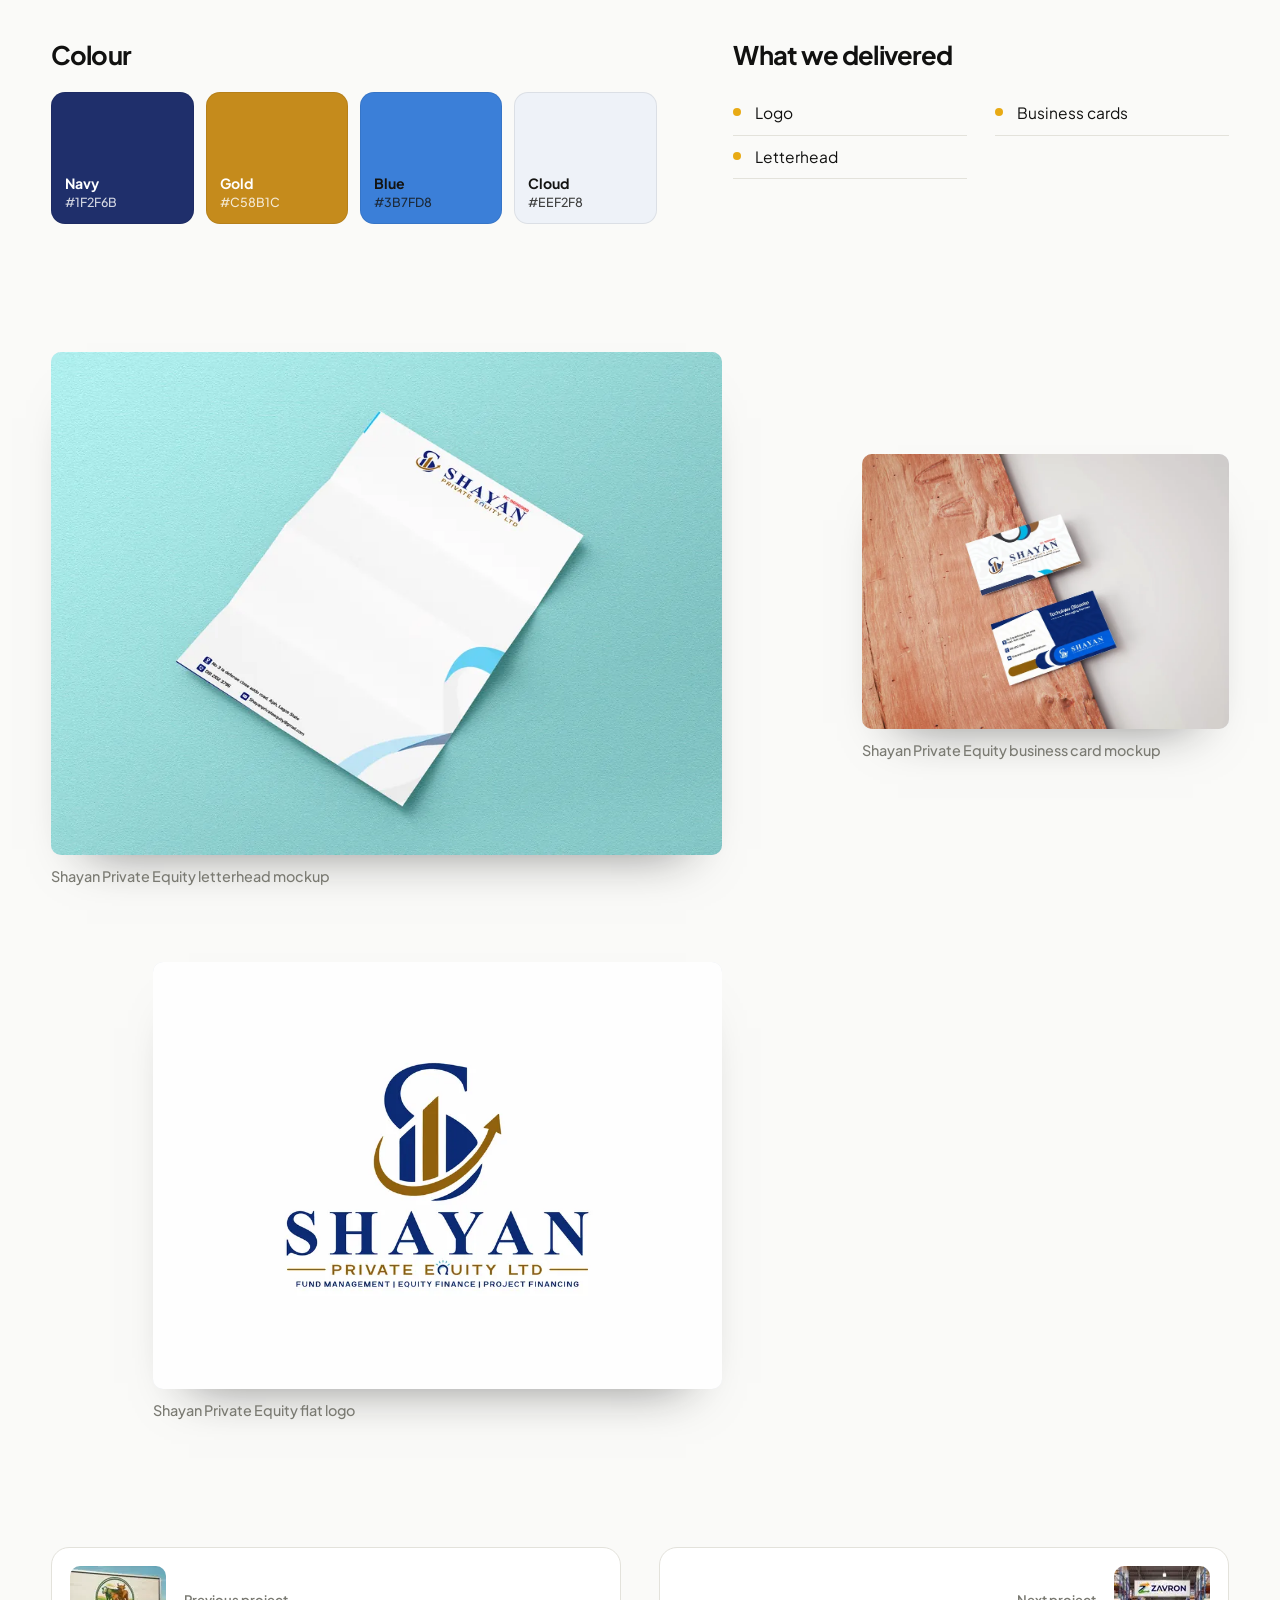
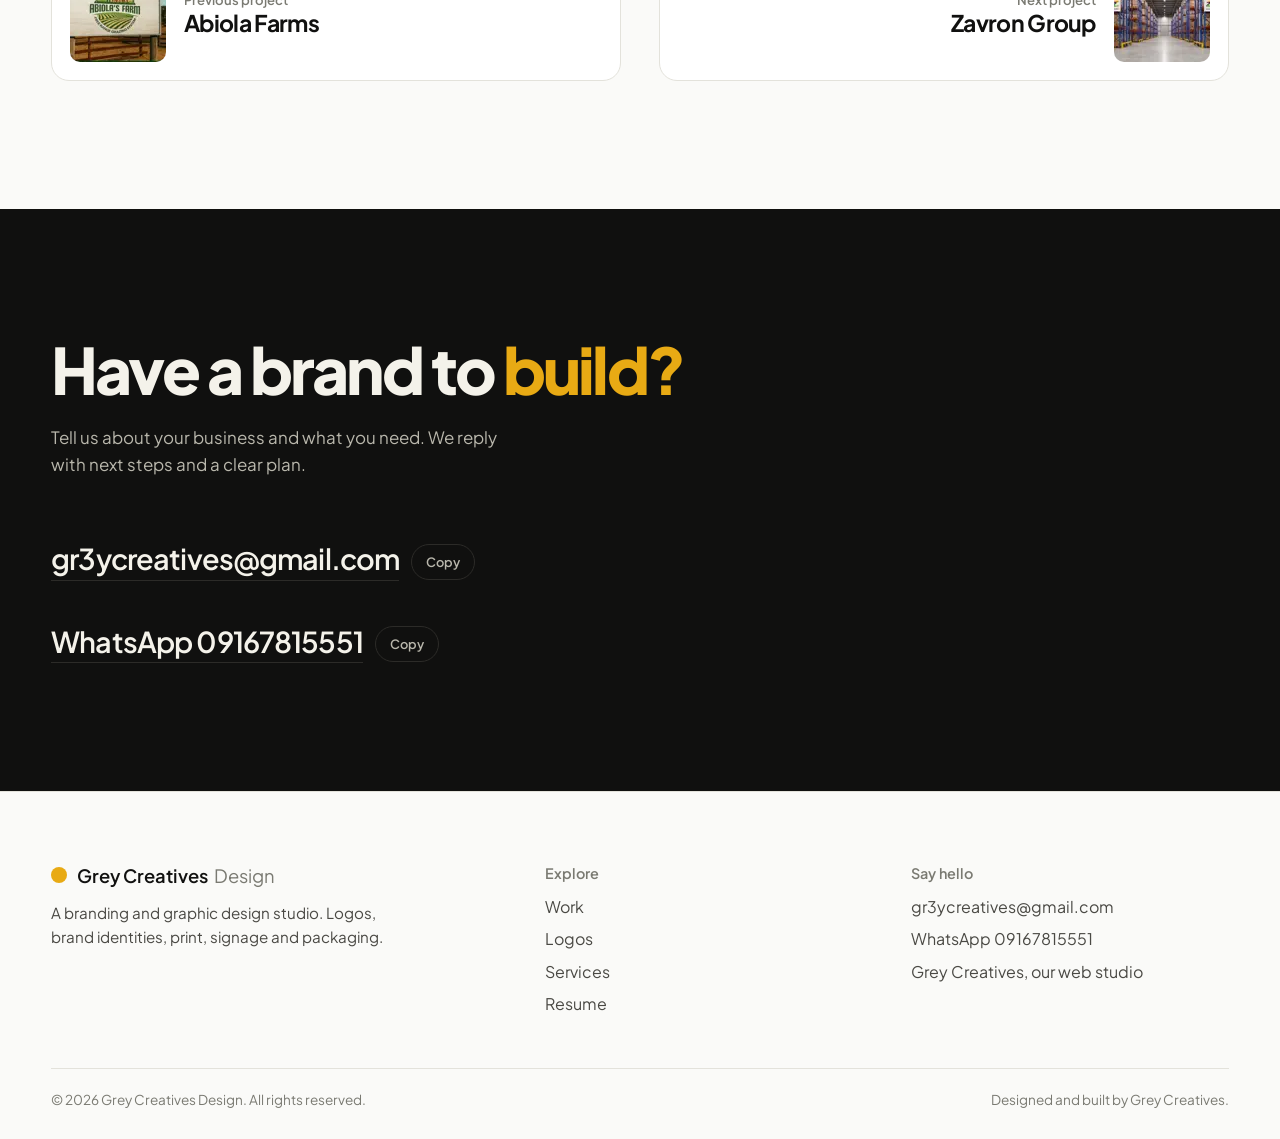
<file: work/shayan-private-equity.html>
<!DOCTYPE html>
<html lang="en" data-root="../">
<head>
<meta charset="UTF-8">
<meta name="viewport" content="width=device-width, initial-scale=1">
<script>(function(){var t='light';try{var v=localStorage.getItem('gcd-theme');if(v==='dark'||v==='light'){t=v;}}catch(e){}if(t==='dark'){document.documentElement.setAttribute('data-theme','dark');}})();</script>
<title>Shayan Private Equity | Grey Creatives Design</title>
<meta name="description" content="A restrained identity for a private equity house. Logo, letterhead and business cards that give a fund management brand the weight of an established firm.">
<meta name="theme-color" content="#FAFAF8">
<link rel="canonical" href="https://greycreativesdesign.vercel.app/work/shayan-private-equity">
<link rel="icon" type="image/png" sizes="32x32" href="../assets/favicon-32.png">
<link rel="icon" type="image/png" sizes="48x48" href="../assets/favicon-48.png">
<link rel="shortcut icon" href="../favicon.ico">
<link rel="apple-touch-icon" href="../assets/apple-touch-icon.png">
<meta property="og:type" content="website">
<meta property="og:site_name" content="Grey Creatives Design">
<meta property="og:title" content="Shayan Private Equity | Grey Creatives Design">
<meta property="og:description" content="A restrained identity for a private equity house. Logo, letterhead and business cards that give a fund management brand the weight of an established firm.">
<meta property="og:url" content="https://greycreativesdesign.vercel.app/work/shayan-private-equity">
<meta property="og:image" content="https://greycreativesdesign.vercel.app/assets/img/projects/shayan-private-equity/01.webp">
<meta name="twitter:card" content="summary_large_image">
<meta name="twitter:title" content="Shayan Private Equity | Grey Creatives Design">
<meta name="twitter:description" content="A restrained identity for a private equity house. Logo, letterhead and business cards that give a fund management brand the weight of an established firm.">
<meta name="twitter:image" content="https://greycreativesdesign.vercel.app/assets/img/projects/shayan-private-equity/01.webp">
<link rel="preload" href="../assets/fonts/plus-jakarta-sans-latin-wght-normal.woff2" as="font" type="font/woff2" crossorigin>
<link rel="stylesheet" href="../assets/css/site.css">

</head>
<body data-page="project">
<a class="skip" href="#main">Skip to content</a>
<header class="hd" id="siteHeader">
  <a class="hd-brand" href="../index.html" aria-label="Grey Creatives Design, home"><i></i>Grey Creatives <em>Design</em></a>
  <nav class="hd-nav" id="navLinks" aria-label="Main">
    <div class="nav-top"><a class="hd-brand" href="../index.html" style="display:flex"><i></i>Grey Creatives <em>Design</em></a><button type="button" class="nav-close" id="navClose"><svg class="" viewBox="0 0 24 24" fill="none" stroke="currentColor" stroke-width="2" stroke-linecap="round" stroke-linejoin="round" aria-hidden="true"><path d="M6 6l12 12M18 6L6 18"/></svg>Close</button></div>
    <a href="../index.html" class="nav-a" data-k="home" data-sec="top"><svg class="" viewBox="0 0 24 24" fill="none" stroke="currentColor" stroke-width="2" stroke-linecap="round" stroke-linejoin="round" aria-hidden="true"><path d="M3 11l9-8 9 8"/><path d="M5 10v10h5v-6h4v6h5V10"/></svg><span>Home</span></a>
    <a href="../work.html" class="nav-a is-cur" data-k="work" data-sec="identities"><svg class="" viewBox="0 0 24 24" fill="none" stroke="currentColor" stroke-width="2" stroke-linecap="round" stroke-linejoin="round" aria-hidden="true"><rect x="3" y="4" width="18" height="16" rx="2"/><path d="M3 10h18M9 10v10"/></svg><span>Work</span></a>
    <a href="../logos.html" class="nav-a" data-k="logos" data-sec="logos"><svg class="" viewBox="0 0 24 24" fill="none" stroke="currentColor" stroke-width="2" stroke-linecap="round" stroke-linejoin="round" aria-hidden="true"><circle cx="12" cy="12" r="9"/><path d="M12 3c3.2 3 3.2 15 0 18M12 3c-3.2 3-3.2 15 0 18M3 12h18"/></svg><span>Logos</span></a>
    <a href="../index.html#services" class="nav-a" data-k="services" data-sec="services"><svg class="" viewBox="0 0 24 24" fill="none" stroke="currentColor" stroke-width="2" stroke-linecap="round" stroke-linejoin="round" aria-hidden="true"><path d="M12 3l2.4 6.6L21 12l-6.6 2.4L12 21l-2.4-6.6L3 12l6.6-2.4z"/></svg><span>Services</span></a>
    <a href="../resume.html" class="nav-a" data-k="resume"><svg class="" viewBox="0 0 24 24" fill="none" stroke="currentColor" stroke-width="2" stroke-linecap="round" stroke-linejoin="round" aria-hidden="true"><path d="M7 3h7l5 5v13H7z"/><path d="M14 3v5h5M10 13h6M10 17h6"/></svg><span>Resume</span></a>
    <a href="#contact" class="nav-a" data-k="contact" data-sec="contact"><svg class="" viewBox="0 0 24 24" fill="none" stroke="currentColor" stroke-width="2" stroke-linecap="round" stroke-linejoin="round" aria-hidden="true"><rect x="3" y="5" width="18" height="14" rx="2"/><path d="M3 7l9 6 9-6"/></svg><span>Contact</span></a>
    <div class="nav-foot"><b>gr3ycreatives@gmail.com</b><span>WhatsApp 09167815551</span></div>
  </nav>
  <div class="hd-right">
    <button type="button" class="ibtn" id="searchBtn" aria-label="Search the site"><svg class="" viewBox="0 0 24 24" fill="none" stroke="currentColor" stroke-width="2" stroke-linecap="round" stroke-linejoin="round" aria-hidden="true"><circle cx="11" cy="11" r="7"/><path d="M21 21l-4.3-4.3"/></svg></button>
    <button type="button" class="ibtn" id="themeToggle" aria-label="Switch to dark mode" aria-pressed="false"><svg class="i-sun" viewBox="0 0 24 24" fill="none" stroke="currentColor" stroke-width="2" stroke-linecap="round" stroke-linejoin="round" aria-hidden="true"><circle cx="12" cy="12" r="4"/><path d="M12 2v2M12 20v2M4.9 4.9l1.4 1.4M17.7 17.7l1.4 1.4M2 12h2M20 12h2M4.9 19.1l1.4-1.4M17.7 6.3l1.4-1.4"/></svg><svg class="i-moon" viewBox="0 0 24 24" fill="none" stroke="currentColor" stroke-width="2" stroke-linecap="round" stroke-linejoin="round" aria-hidden="true"><path d="M20 14.5A8.5 8.5 0 0 1 9.5 4a8.5 8.5 0 1 0 10.5 10.5z"/></svg></button>
    <button type="button" class="nav-toggle" id="navToggle" aria-label="Open menu" aria-expanded="false" aria-controls="navLinks"><svg class="" viewBox="0 0 24 24" fill="none" stroke="currentColor" stroke-width="2" stroke-linecap="round" stroke-linejoin="round" aria-hidden="true"><path d="M4 8h16M4 16h16"/></svg><span>Menu</span></button>
  </div>
</header><main id="main">
<section class="ph pg" style="padding-bottom:clamp(28px,4vw,48px)"><div class="wrap">
  <nav class="crumbs" aria-label="Breadcrumb"><a href="../work.html">Work</a><span aria-hidden="true">/</span><span>Shayan Private Equity</span></nav>
  <h1>Shayan Private Equity</h1>
  <p class="ph-tag">A restrained identity for a private equity house</p>
  <dl class="ph-meta">
    <div><dt>Sector</dt><dd>Finance</dd></div>
    <div><dt>What we designed</dt><dd>Logo &amp; identity, Print &amp; stationery</dd></div>
    <div><dt>In the gallery</dt><dd>4 images</dd></div>
  </dl>
</div></section>
<section><div class="wrap"><figure class="plead" style="--tone:#E6EAF3"><button type="button" data-lb="g" data-full="../assets/img/projects/shayan-private-equity/01.webp" data-alt="Shayan Private Equity logo mockup" aria-label="Open image full size: Shayan Private Equity logo mockup"><img src="../assets/img/projects/shayan-private-equity/01.webp" alt="Shayan Private Equity logo mockup" width="1200" height="1196"></button></figure></div></section>
<section class="sec" style="padding-bottom:0"><div class="wrap">
  <div class="ov"><div><h3>The brief</h3><p>Shayan is a fund management and equity finance brand that needed to look established from day one, with trust and growth built into the first impression.</p></div><div><h3>The identity</h3><p>We drew a mark that reads as both an S and a rising chart, set in navy with a gold arrow. It sits on a restrained set of stationery: letterhead and business cards that feel like an established firm.</p></div></div>
  <div class="ov2"><div><h3>Colour</h3><div class="pal"><button type="button" class="sw" data-copy="#1F2F6B" data-msg="#1F2F6B copied" style="background:#1F2F6B;color:#fff" aria-label="Copy Navy #1F2F6B"><b>Navy</b><small>#1F2F6B</small></button><button type="button" class="sw" data-copy="#C58B1C" data-msg="#C58B1C copied" style="background:#C58B1C;color:#fff" aria-label="Copy Gold #C58B1C"><b>Gold</b><small>#C58B1C</small></button><button type="button" class="sw" data-copy="#3B7FD8" data-msg="#3B7FD8 copied" style="background:#3B7FD8;color:#141412" aria-label="Copy Blue #3B7FD8"><b>Blue</b><small>#3B7FD8</small></button><button type="button" class="sw" data-copy="#EEF2F8" data-msg="#EEF2F8 copied" style="background:#EEF2F8;color:#141412" aria-label="Copy Cloud #EEF2F8"><b>Cloud</b><small>#EEF2F8</small></button></div></div><div><h3>What we delivered</h3><ul class="dl"><li>Logo</li><li>Letterhead</li><li>Business cards</li></ul></div></div>
</div></section>
<section class="sec" style="padding-bottom:0"><div class="wrap"><div class="gal"><figure class="gi" data-p="0" style="--tone:#E6EAF3"><button type="button" data-lb="g" data-full="../assets/img/projects/shayan-private-equity/02.webp" data-alt="Shayan Private Equity letterhead mockup" aria-label="Open image full size: Shayan Private Equity letterhead mockup"><img src="../assets/img/projects/shayan-private-equity/02.webp" alt="Shayan Private Equity letterhead mockup" width="900" height="675" loading="lazy" decoding="async"></button><figcaption>Shayan Private Equity letterhead mockup</figcaption></figure>
<figure class="gi" data-p="1" style="--tone:#E6EAF3"><button type="button" data-lb="g" data-full="../assets/img/projects/shayan-private-equity/03.webp" data-alt="Shayan Private Equity business card mockup" aria-label="Open image full size: Shayan Private Equity business card mockup"><img src="../assets/img/projects/shayan-private-equity/03.webp" alt="Shayan Private Equity business card mockup" width="900" height="675" loading="lazy" decoding="async"></button><figcaption>Shayan Private Equity business card mockup</figcaption></figure>
<figure class="gi" data-p="2" style="--tone:#E6EAF3"><button type="button" data-lb="g" data-full="../assets/img/projects/shayan-private-equity/04.webp" data-alt="Shayan Private Equity flat logo" aria-label="Open image full size: Shayan Private Equity flat logo"><img src="../assets/img/projects/shayan-private-equity/04.webp" alt="Shayan Private Equity flat logo" width="900" height="675" loading="lazy" decoding="async"></button><figcaption>Shayan Private Equity flat logo</figcaption></figure></div><nav class="pager" aria-label="More projects">
  <a class="pg-link" href="abiola-farms.html"><img src="../assets/img/thumbs/abiola-farms.webp" alt="" width="96" height="96"><span><small>Previous project</small><b>Abiola Farms</b></span></a>
  <a class="pg-link nx" href="zavron.html"><span><small>Next project</small><b>Zavron Group</b></span><img src="../assets/img/thumbs/zavron.webp" alt="" width="96" height="96"></a>
</nav></div></section>
<div style="height:var(--sec)"></div>
</main>
<section class="pane contact cta-band" id="contact">
  <div class="wrap ct">
    <h2>Have a brand to <em>build?</em></h2>
    <p class="lead">Tell us about your business and what you need. We reply with next steps and a clear plan.</p>
    <div class="ct-lines">
      <div class="ct-line"><a class="big" href="mailto:gr3ycreatives@gmail.com">gr3ycreatives@gmail.com</a><button type="button" class="copy" data-copy="gr3ycreatives@gmail.com" data-msg="Email copied">Copy</button></div>
      <div class="ct-line"><a class="big" href="https://wa.me/2349167815551?text=Hello%20Grey%20Creatives%20Design%2C%20I%20saw%20the%20Shayan%20Private%20Equity%20project%20and%20would%20like%20something%20similar." target="_blank" rel="noopener">WhatsApp 09167815551</a><button type="button" class="copy" data-copy="09167815551" data-msg="Number copied">Copy</button></div>
    </div>
  </div>
</section><footer class="ft">
  <div class="wrap">
    <div class="ft-grid">
      <div>
        <a class="ft-brand" href="../index.html"><i></i>Grey Creatives <em>Design</em></a>
        <p class="sm">A branding and graphic design studio. Logos, brand identities, print, signage and packaging.</p>
      </div>
      <div>
        <h4>Explore</h4>
        <ul>
          <li><a href="../work.html">Work</a></li>
          <li><a href="../logos.html">Logos</a></li>
          <li><a href="../index.html#services">Services</a></li>
          <li><a href="../resume.html">Resume</a></li>
        </ul>
      </div>
      <div>
        <h4>Say hello</h4>
        <ul>
          <li><a href="mailto:gr3ycreatives@gmail.com">gr3ycreatives@gmail.com</a></li>
          <li><a href="https://wa.me/2349167815551" target="_blank" rel="noopener">WhatsApp 09167815551</a></li>
          <li><a href="https://greycreatives.vercel.app/" target="_blank" rel="noopener">Grey Creatives, our web studio</a></li>
        </ul>
      </div>
    </div>
    <div class="ft-base"><span>&copy; 2026 Grey Creatives Design. All rights reserved.</span><span>Designed and built by Grey Creatives.</span></div>
  </div>
</footer><script src="../assets/js/data.js"></script>
<script src="../assets/js/core.js"></script>
</body>
</html>
</file>
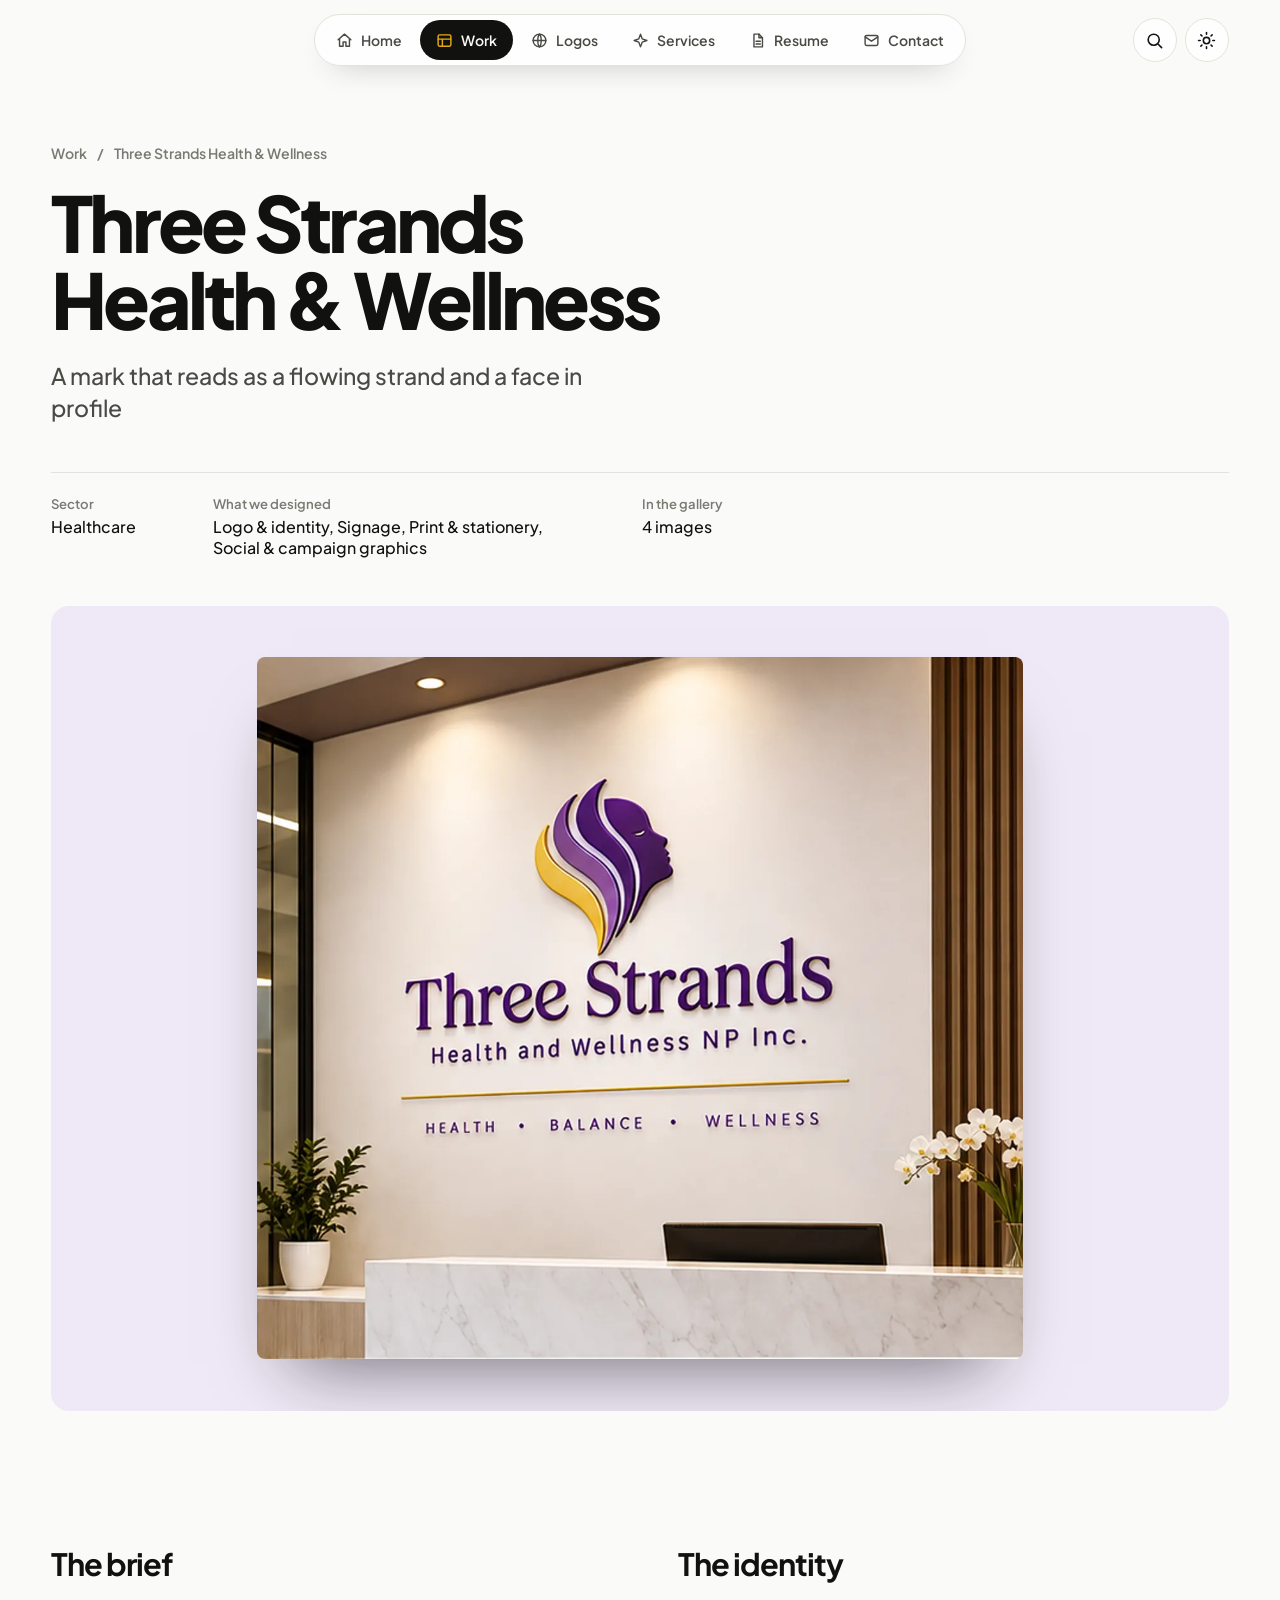
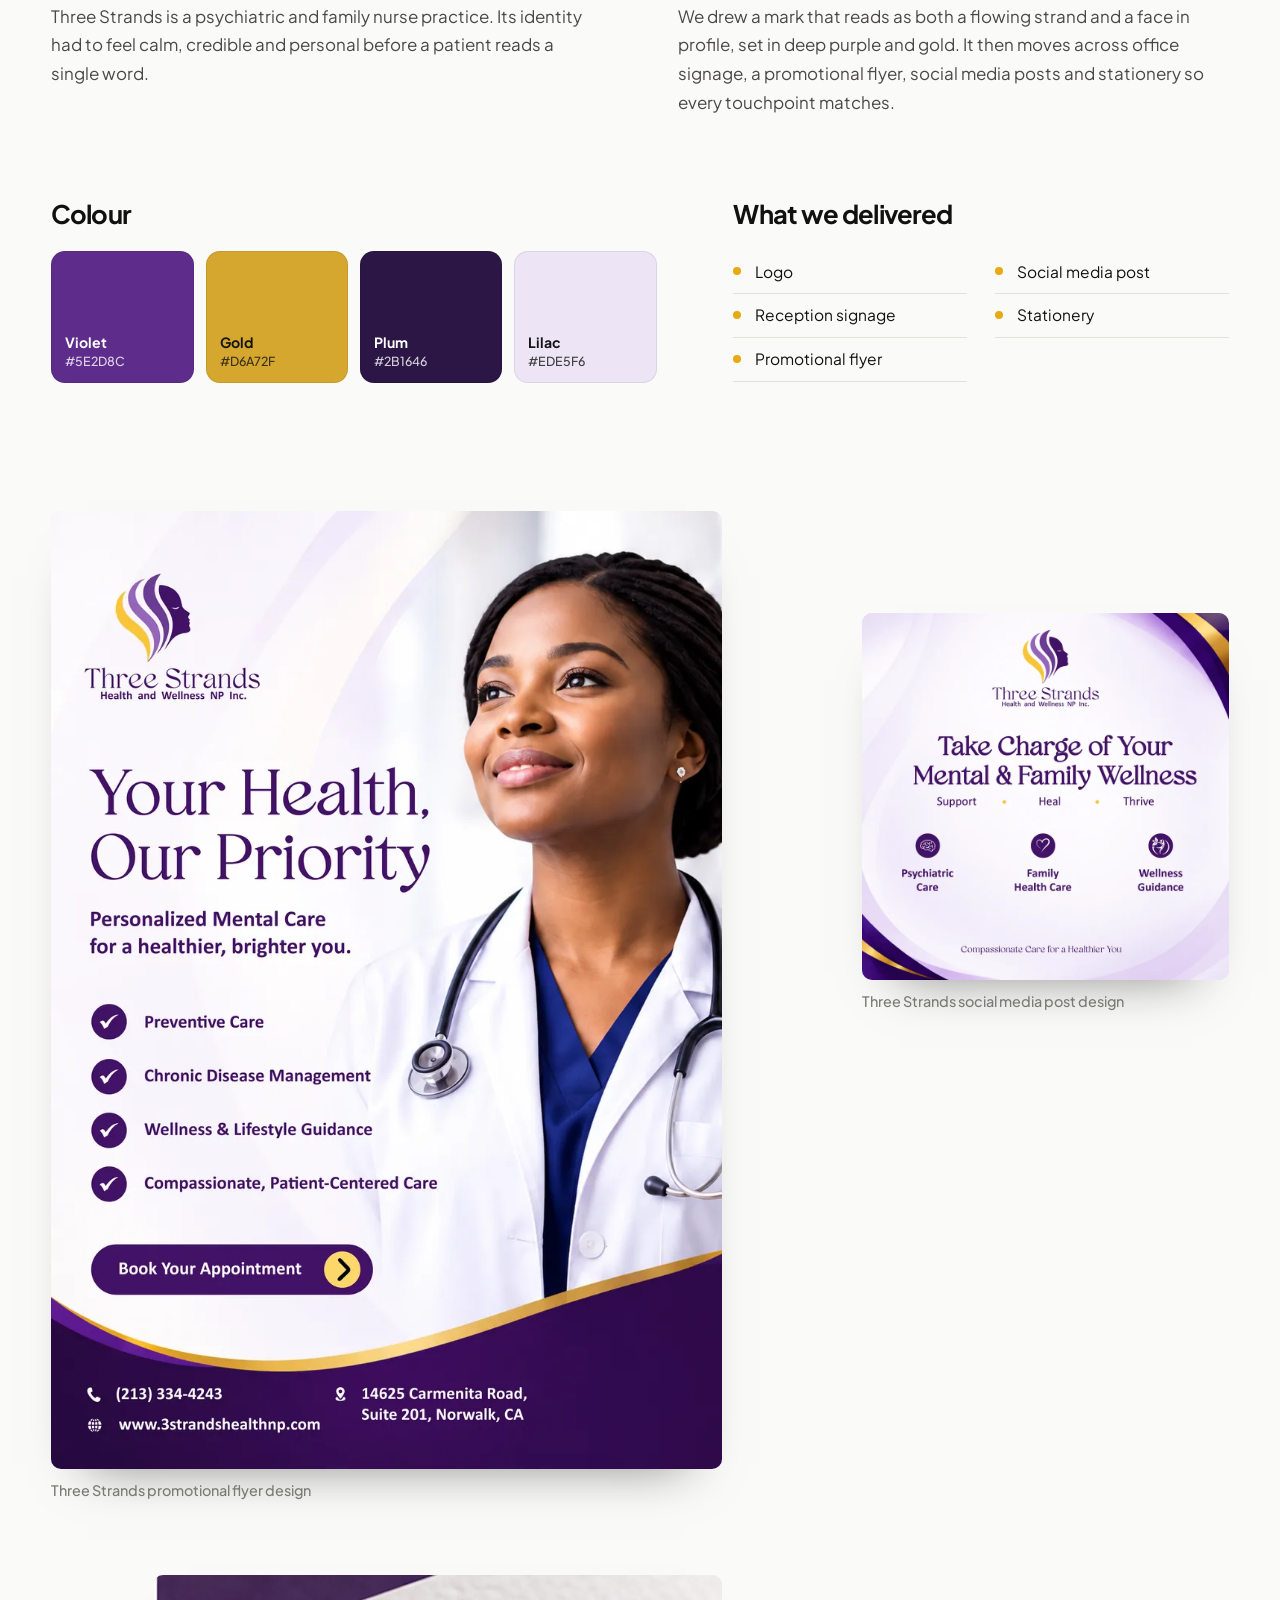
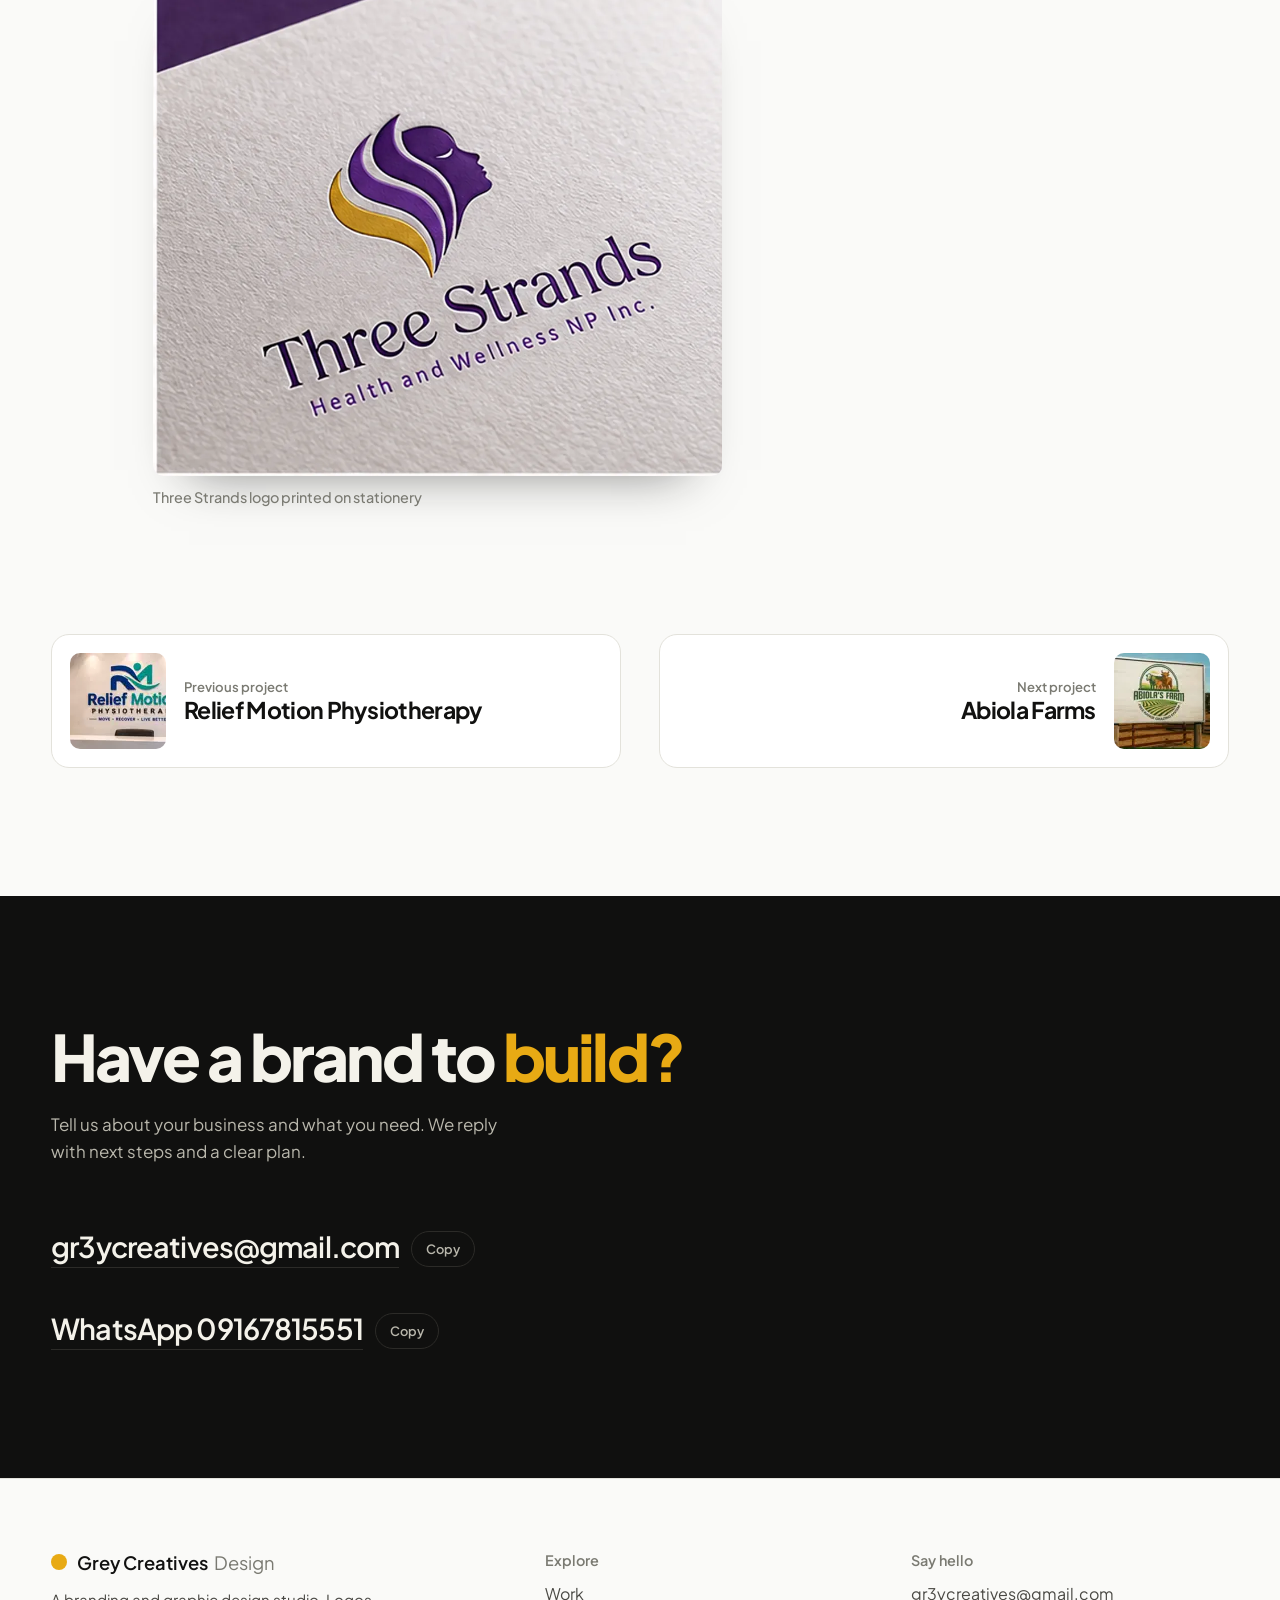
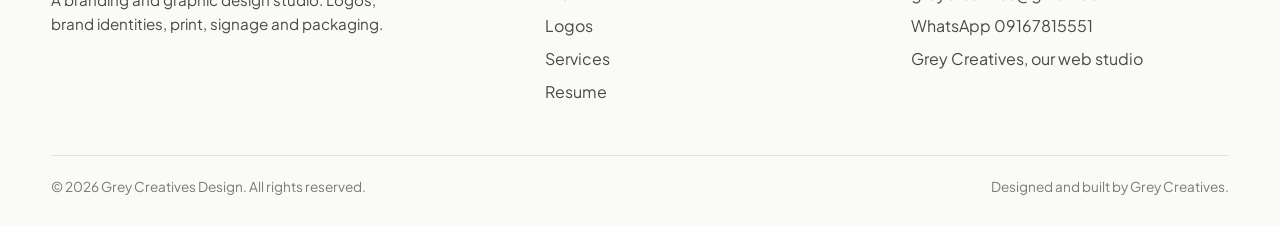
<file: work/three-strands.html>
<!DOCTYPE html>
<html lang="en" data-root="../">
<head>
<meta charset="UTF-8">
<meta name="viewport" content="width=device-width, initial-scale=1">
<script>(function(){var t='light';try{var v=localStorage.getItem('gcd-theme');if(v==='dark'||v==='light'){t=v;}}catch(e){}if(t==='dark'){document.documentElement.setAttribute('data-theme','dark');}})();</script>
<title>Three Strands Health &amp; Wellness | Grey Creatives Design</title>
<meta name="description" content="A mark that reads as a flowing strand and a face in profile. One mark carried from reception signage to print and social, so the practice looks like itself everywhere.">
<meta name="theme-color" content="#FAFAF8">
<link rel="canonical" href="https://greycreativesdesign.vercel.app/work/three-strands">
<link rel="icon" type="image/png" sizes="32x32" href="../assets/favicon-32.png">
<link rel="icon" type="image/png" sizes="48x48" href="../assets/favicon-48.png">
<link rel="shortcut icon" href="../favicon.ico">
<link rel="apple-touch-icon" href="../assets/apple-touch-icon.png">
<meta property="og:type" content="website">
<meta property="og:site_name" content="Grey Creatives Design">
<meta property="og:title" content="Three Strands Health &amp; Wellness | Grey Creatives Design">
<meta property="og:description" content="A mark that reads as a flowing strand and a face in profile. One mark carried from reception signage to print and social, so the practice looks like itself everywhere.">
<meta property="og:url" content="https://greycreativesdesign.vercel.app/work/three-strands">
<meta property="og:image" content="https://greycreativesdesign.vercel.app/assets/img/projects/three-strands/01.webp">
<meta name="twitter:card" content="summary_large_image">
<meta name="twitter:title" content="Three Strands Health &amp; Wellness | Grey Creatives Design">
<meta name="twitter:description" content="A mark that reads as a flowing strand and a face in profile. One mark carried from reception signage to print and social, so the practice looks like itself everywhere.">
<meta name="twitter:image" content="https://greycreativesdesign.vercel.app/assets/img/projects/three-strands/01.webp">
<link rel="preload" href="../assets/fonts/plus-jakarta-sans-latin-wght-normal.woff2" as="font" type="font/woff2" crossorigin>
<link rel="stylesheet" href="../assets/css/site.css">

</head>
<body data-page="project">
<a class="skip" href="#main">Skip to content</a>
<header class="hd" id="siteHeader">
  <a class="hd-brand" href="../index.html" aria-label="Grey Creatives Design, home"><i></i>Grey Creatives <em>Design</em></a>
  <nav class="hd-nav" id="navLinks" aria-label="Main">
    <div class="nav-top"><a class="hd-brand" href="../index.html" style="display:flex"><i></i>Grey Creatives <em>Design</em></a><button type="button" class="nav-close" id="navClose"><svg class="" viewBox="0 0 24 24" fill="none" stroke="currentColor" stroke-width="2" stroke-linecap="round" stroke-linejoin="round" aria-hidden="true"><path d="M6 6l12 12M18 6L6 18"/></svg>Close</button></div>
    <a href="../index.html" class="nav-a" data-k="home" data-sec="top"><svg class="" viewBox="0 0 24 24" fill="none" stroke="currentColor" stroke-width="2" stroke-linecap="round" stroke-linejoin="round" aria-hidden="true"><path d="M3 11l9-8 9 8"/><path d="M5 10v10h5v-6h4v6h5V10"/></svg><span>Home</span></a>
    <a href="../work.html" class="nav-a is-cur" data-k="work" data-sec="identities"><svg class="" viewBox="0 0 24 24" fill="none" stroke="currentColor" stroke-width="2" stroke-linecap="round" stroke-linejoin="round" aria-hidden="true"><rect x="3" y="4" width="18" height="16" rx="2"/><path d="M3 10h18M9 10v10"/></svg><span>Work</span></a>
    <a href="../logos.html" class="nav-a" data-k="logos" data-sec="logos"><svg class="" viewBox="0 0 24 24" fill="none" stroke="currentColor" stroke-width="2" stroke-linecap="round" stroke-linejoin="round" aria-hidden="true"><circle cx="12" cy="12" r="9"/><path d="M12 3c3.2 3 3.2 15 0 18M12 3c-3.2 3-3.2 15 0 18M3 12h18"/></svg><span>Logos</span></a>
    <a href="../index.html#services" class="nav-a" data-k="services" data-sec="services"><svg class="" viewBox="0 0 24 24" fill="none" stroke="currentColor" stroke-width="2" stroke-linecap="round" stroke-linejoin="round" aria-hidden="true"><path d="M12 3l2.4 6.6L21 12l-6.6 2.4L12 21l-2.4-6.6L3 12l6.6-2.4z"/></svg><span>Services</span></a>
    <a href="../resume.html" class="nav-a" data-k="resume"><svg class="" viewBox="0 0 24 24" fill="none" stroke="currentColor" stroke-width="2" stroke-linecap="round" stroke-linejoin="round" aria-hidden="true"><path d="M7 3h7l5 5v13H7z"/><path d="M14 3v5h5M10 13h6M10 17h6"/></svg><span>Resume</span></a>
    <a href="#contact" class="nav-a" data-k="contact" data-sec="contact"><svg class="" viewBox="0 0 24 24" fill="none" stroke="currentColor" stroke-width="2" stroke-linecap="round" stroke-linejoin="round" aria-hidden="true"><rect x="3" y="5" width="18" height="14" rx="2"/><path d="M3 7l9 6 9-6"/></svg><span>Contact</span></a>
    <div class="nav-foot"><b>gr3ycreatives@gmail.com</b><span>WhatsApp 09167815551</span></div>
  </nav>
  <div class="hd-right">
    <button type="button" class="ibtn" id="searchBtn" aria-label="Search the site"><svg class="" viewBox="0 0 24 24" fill="none" stroke="currentColor" stroke-width="2" stroke-linecap="round" stroke-linejoin="round" aria-hidden="true"><circle cx="11" cy="11" r="7"/><path d="M21 21l-4.3-4.3"/></svg></button>
    <button type="button" class="ibtn" id="themeToggle" aria-label="Switch to dark mode" aria-pressed="false"><svg class="i-sun" viewBox="0 0 24 24" fill="none" stroke="currentColor" stroke-width="2" stroke-linecap="round" stroke-linejoin="round" aria-hidden="true"><circle cx="12" cy="12" r="4"/><path d="M12 2v2M12 20v2M4.9 4.9l1.4 1.4M17.7 17.7l1.4 1.4M2 12h2M20 12h2M4.9 19.1l1.4-1.4M17.7 6.3l1.4-1.4"/></svg><svg class="i-moon" viewBox="0 0 24 24" fill="none" stroke="currentColor" stroke-width="2" stroke-linecap="round" stroke-linejoin="round" aria-hidden="true"><path d="M20 14.5A8.5 8.5 0 0 1 9.5 4a8.5 8.5 0 1 0 10.5 10.5z"/></svg></button>
    <button type="button" class="nav-toggle" id="navToggle" aria-label="Open menu" aria-expanded="false" aria-controls="navLinks"><svg class="" viewBox="0 0 24 24" fill="none" stroke="currentColor" stroke-width="2" stroke-linecap="round" stroke-linejoin="round" aria-hidden="true"><path d="M4 8h16M4 16h16"/></svg><span>Menu</span></button>
  </div>
</header><main id="main">
<section class="ph pg" style="padding-bottom:clamp(28px,4vw,48px)"><div class="wrap">
  <nav class="crumbs" aria-label="Breadcrumb"><a href="../work.html">Work</a><span aria-hidden="true">/</span><span>Three Strands Health &amp; Wellness</span></nav>
  <h1>Three Strands Health &amp; Wellness</h1>
  <p class="ph-tag">A mark that reads as a flowing strand and a face in profile</p>
  <dl class="ph-meta">
    <div><dt>Sector</dt><dd>Healthcare</dd></div>
    <div><dt>What we designed</dt><dd>Logo &amp; identity, Signage, Print &amp; stationery, Social &amp; campaign graphics</dd></div>
    <div><dt>In the gallery</dt><dd>4 images</dd></div>
  </dl>
</div></section>
<section><div class="wrap"><figure class="plead" style="--tone:#EFE8F6"><button type="button" data-lb="g" data-full="../assets/img/projects/three-strands/01.webp" data-alt="Three Strands office reception signage featuring the brand mark" aria-label="Open image full size: Three Strands office reception signage featuring the brand mark"><img src="../assets/img/projects/three-strands/01.webp" alt="Three Strands office reception signage featuring the brand mark" width="1200" height="1099"></button></figure></div></section>
<section class="sec" style="padding-bottom:0"><div class="wrap">
  <div class="ov"><div><h3>The brief</h3><p>Three Strands is a psychiatric and family nurse practice. Its identity had to feel calm, credible and personal before a patient reads a single word.</p></div><div><h3>The identity</h3><p>We drew a mark that reads as both a flowing strand and a face in profile, set in deep purple and gold. It then moves across office signage, a promotional flyer, social media posts and stationery so every touchpoint matches.</p></div></div>
  <div class="ov2"><div><h3>Colour</h3><div class="pal"><button type="button" class="sw" data-copy="#5E2D8C" data-msg="#5E2D8C copied" style="background:#5E2D8C;color:#fff" aria-label="Copy Violet #5E2D8C"><b>Violet</b><small>#5E2D8C</small></button><button type="button" class="sw" data-copy="#D6A72F" data-msg="#D6A72F copied" style="background:#D6A72F;color:#141412" aria-label="Copy Gold #D6A72F"><b>Gold</b><small>#D6A72F</small></button><button type="button" class="sw" data-copy="#2B1646" data-msg="#2B1646 copied" style="background:#2B1646;color:#fff" aria-label="Copy Plum #2B1646"><b>Plum</b><small>#2B1646</small></button><button type="button" class="sw" data-copy="#EDE5F6" data-msg="#EDE5F6 copied" style="background:#EDE5F6;color:#141412" aria-label="Copy Lilac #EDE5F6"><b>Lilac</b><small>#EDE5F6</small></button></div></div><div><h3>What we delivered</h3><ul class="dl"><li>Logo</li><li>Reception signage</li><li>Promotional flyer</li><li>Social media post</li><li>Stationery</li></ul></div></div>
</div></section>
<section class="sec" style="padding-bottom:0"><div class="wrap"><div class="gal"><figure class="gi" data-p="0" style="--tone:#EFE8F6"><button type="button" data-lb="g" data-full="../assets/img/projects/three-strands/02.webp" data-alt="Three Strands promotional flyer design" aria-label="Open image full size: Three Strands promotional flyer design"><img src="../assets/img/projects/three-strands/02.webp" alt="Three Strands promotional flyer design" width="900" height="1285" loading="lazy" decoding="async"></button><figcaption>Three Strands promotional flyer design</figcaption></figure>
<figure class="gi" data-p="1" style="--tone:#EFE8F6"><button type="button" data-lb="g" data-full="../assets/img/projects/three-strands/03.webp" data-alt="Three Strands social media post design" aria-label="Open image full size: Three Strands social media post design"><img src="../assets/img/projects/three-strands/03.webp" alt="Three Strands social media post design" width="900" height="900" loading="lazy" decoding="async"></button><figcaption>Three Strands social media post design</figcaption></figure>
<figure class="gi" data-p="2" style="--tone:#EFE8F6"><button type="button" data-lb="g" data-full="../assets/img/projects/three-strands/04.webp" data-alt="Three Strands logo printed on stationery" aria-label="Open image full size: Three Strands logo printed on stationery"><img src="../assets/img/projects/three-strands/04.webp" alt="Three Strands logo printed on stationery" width="1000" height="879" loading="lazy" decoding="async"></button><figcaption>Three Strands logo printed on stationery</figcaption></figure></div><nav class="pager" aria-label="More projects">
  <a class="pg-link" href="relief-motion.html"><img src="../assets/img/thumbs/relief-motion.webp" alt="" width="96" height="96"><span><small>Previous project</small><b>Relief Motion Physiotherapy</b></span></a>
  <a class="pg-link nx" href="abiola-farms.html"><span><small>Next project</small><b>Abiola Farms</b></span><img src="../assets/img/thumbs/abiola-farms.webp" alt="" width="96" height="96"></a>
</nav></div></section>
<div style="height:var(--sec)"></div>
</main>
<section class="pane contact cta-band" id="contact">
  <div class="wrap ct">
    <h2>Have a brand to <em>build?</em></h2>
    <p class="lead">Tell us about your business and what you need. We reply with next steps and a clear plan.</p>
    <div class="ct-lines">
      <div class="ct-line"><a class="big" href="mailto:gr3ycreatives@gmail.com">gr3ycreatives@gmail.com</a><button type="button" class="copy" data-copy="gr3ycreatives@gmail.com" data-msg="Email copied">Copy</button></div>
      <div class="ct-line"><a class="big" href="https://wa.me/2349167815551?text=Hello%20Grey%20Creatives%20Design%2C%20I%20saw%20the%20Three%20Strands%20Health%20%26%20Wellness%20project%20and%20would%20like%20something%20similar." target="_blank" rel="noopener">WhatsApp 09167815551</a><button type="button" class="copy" data-copy="09167815551" data-msg="Number copied">Copy</button></div>
    </div>
  </div>
</section><footer class="ft">
  <div class="wrap">
    <div class="ft-grid">
      <div>
        <a class="ft-brand" href="../index.html"><i></i>Grey Creatives <em>Design</em></a>
        <p class="sm">A branding and graphic design studio. Logos, brand identities, print, signage and packaging.</p>
      </div>
      <div>
        <h4>Explore</h4>
        <ul>
          <li><a href="../work.html">Work</a></li>
          <li><a href="../logos.html">Logos</a></li>
          <li><a href="../index.html#services">Services</a></li>
          <li><a href="../resume.html">Resume</a></li>
        </ul>
      </div>
      <div>
        <h4>Say hello</h4>
        <ul>
          <li><a href="mailto:gr3ycreatives@gmail.com">gr3ycreatives@gmail.com</a></li>
          <li><a href="https://wa.me/2349167815551" target="_blank" rel="noopener">WhatsApp 09167815551</a></li>
          <li><a href="https://greycreatives.vercel.app/" target="_blank" rel="noopener">Grey Creatives, our web studio</a></li>
        </ul>
      </div>
    </div>
    <div class="ft-base"><span>&copy; 2026 Grey Creatives Design. All rights reserved.</span><span>Designed and built by Grey Creatives.</span></div>
  </div>
</footer><script src="../assets/js/data.js"></script>
<script src="../assets/js/core.js"></script>
</body>
</html>
</file>
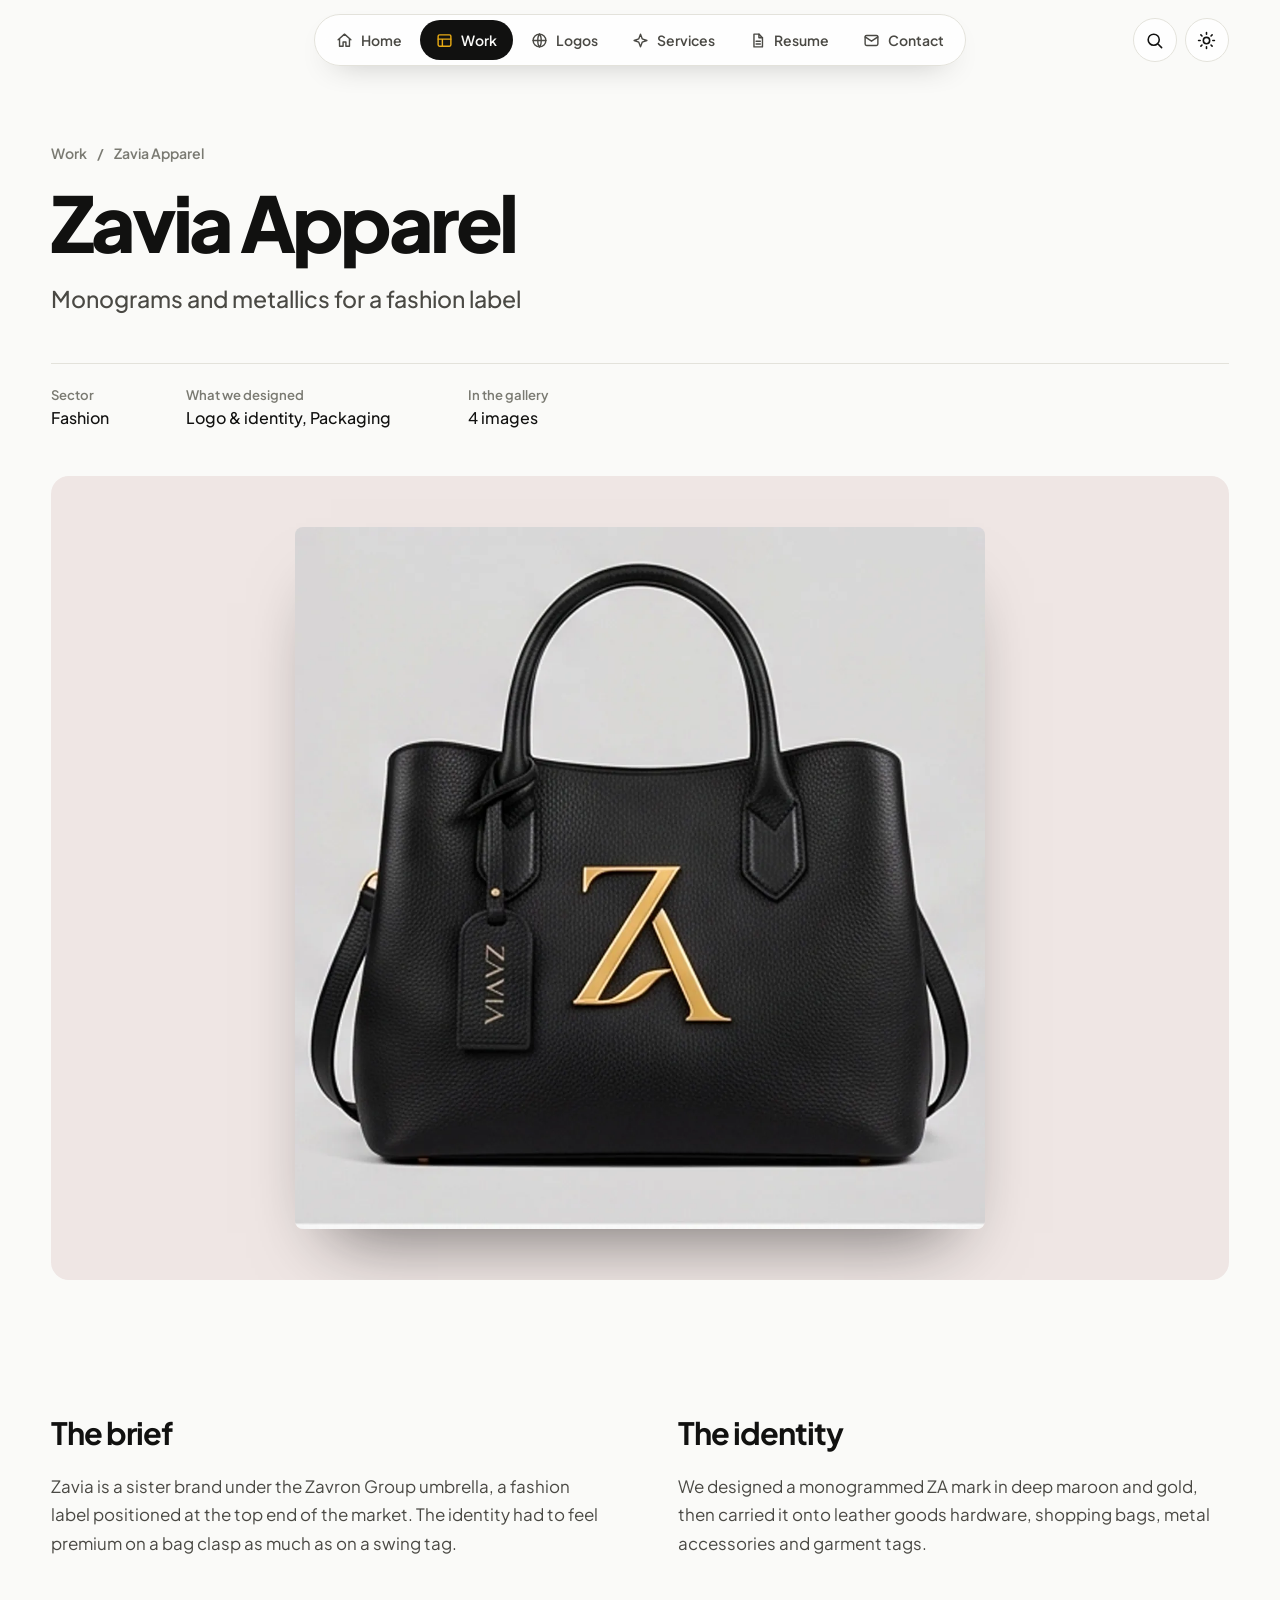
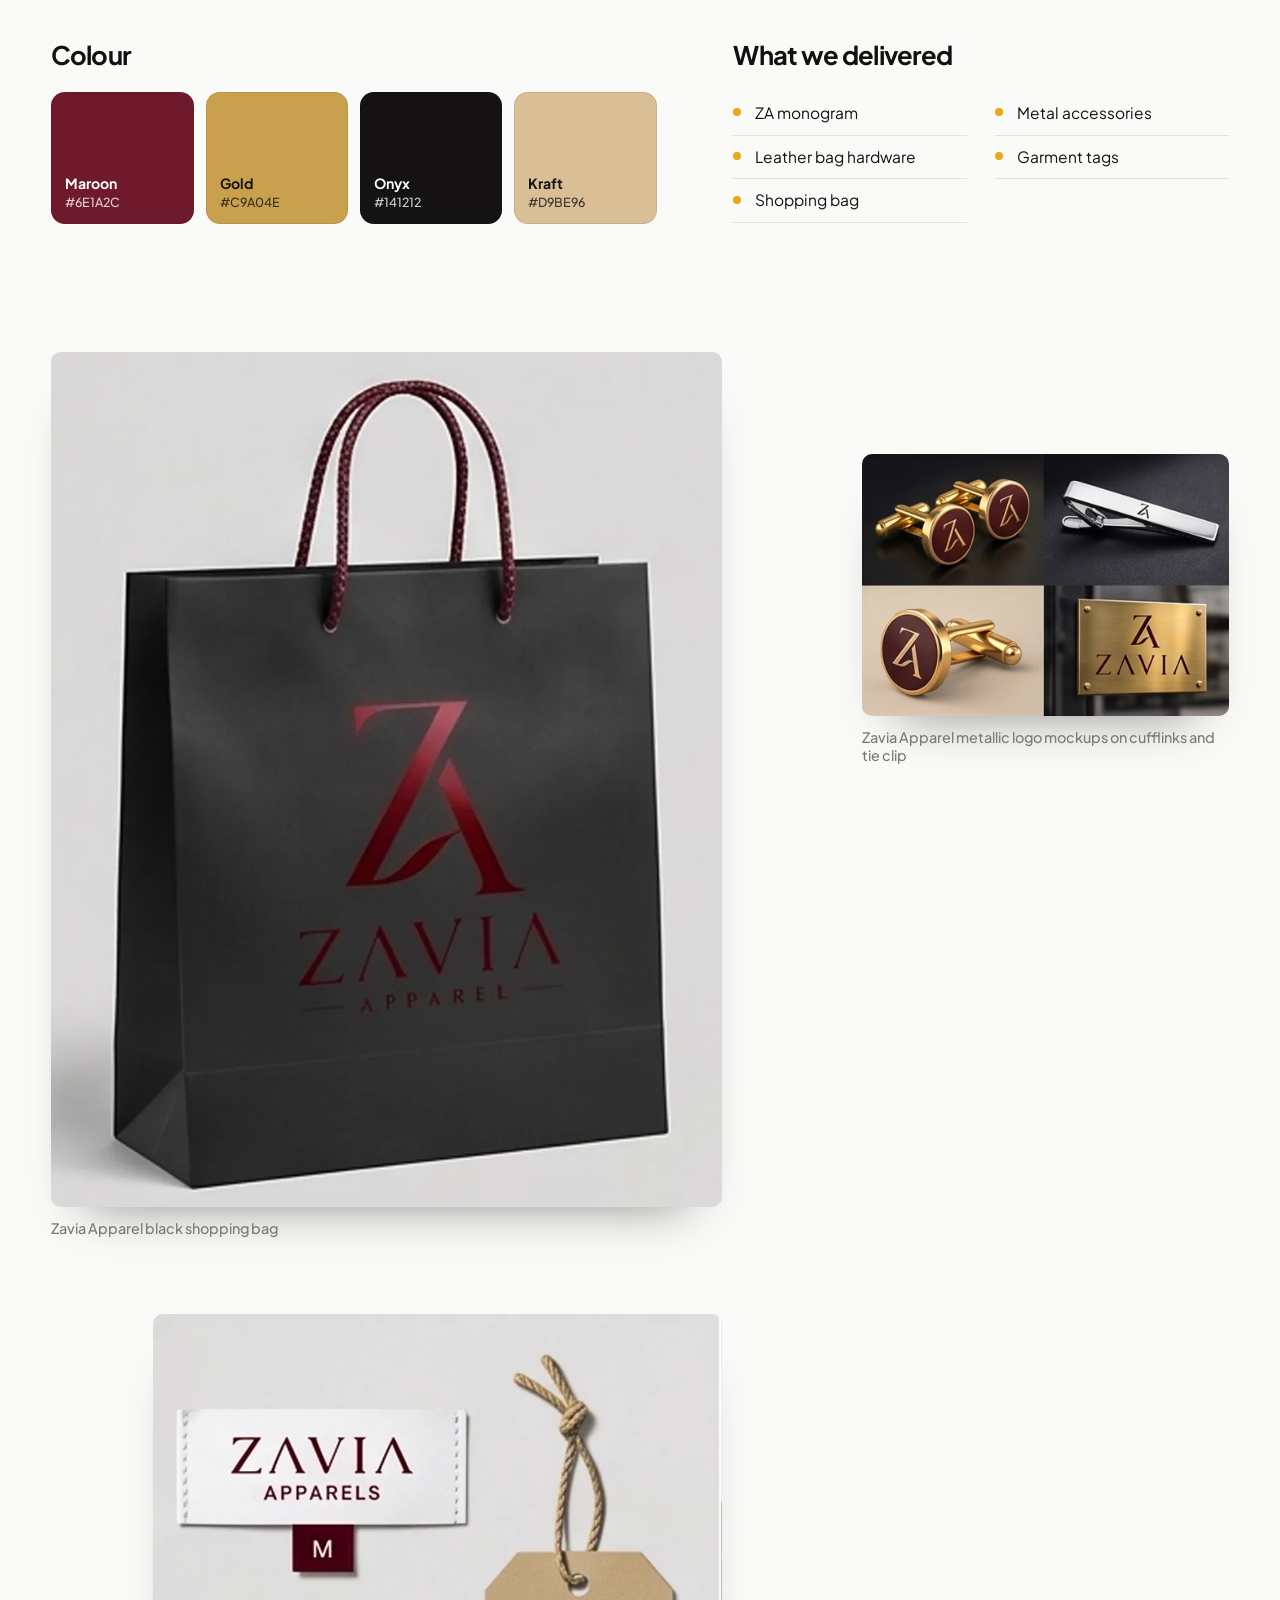
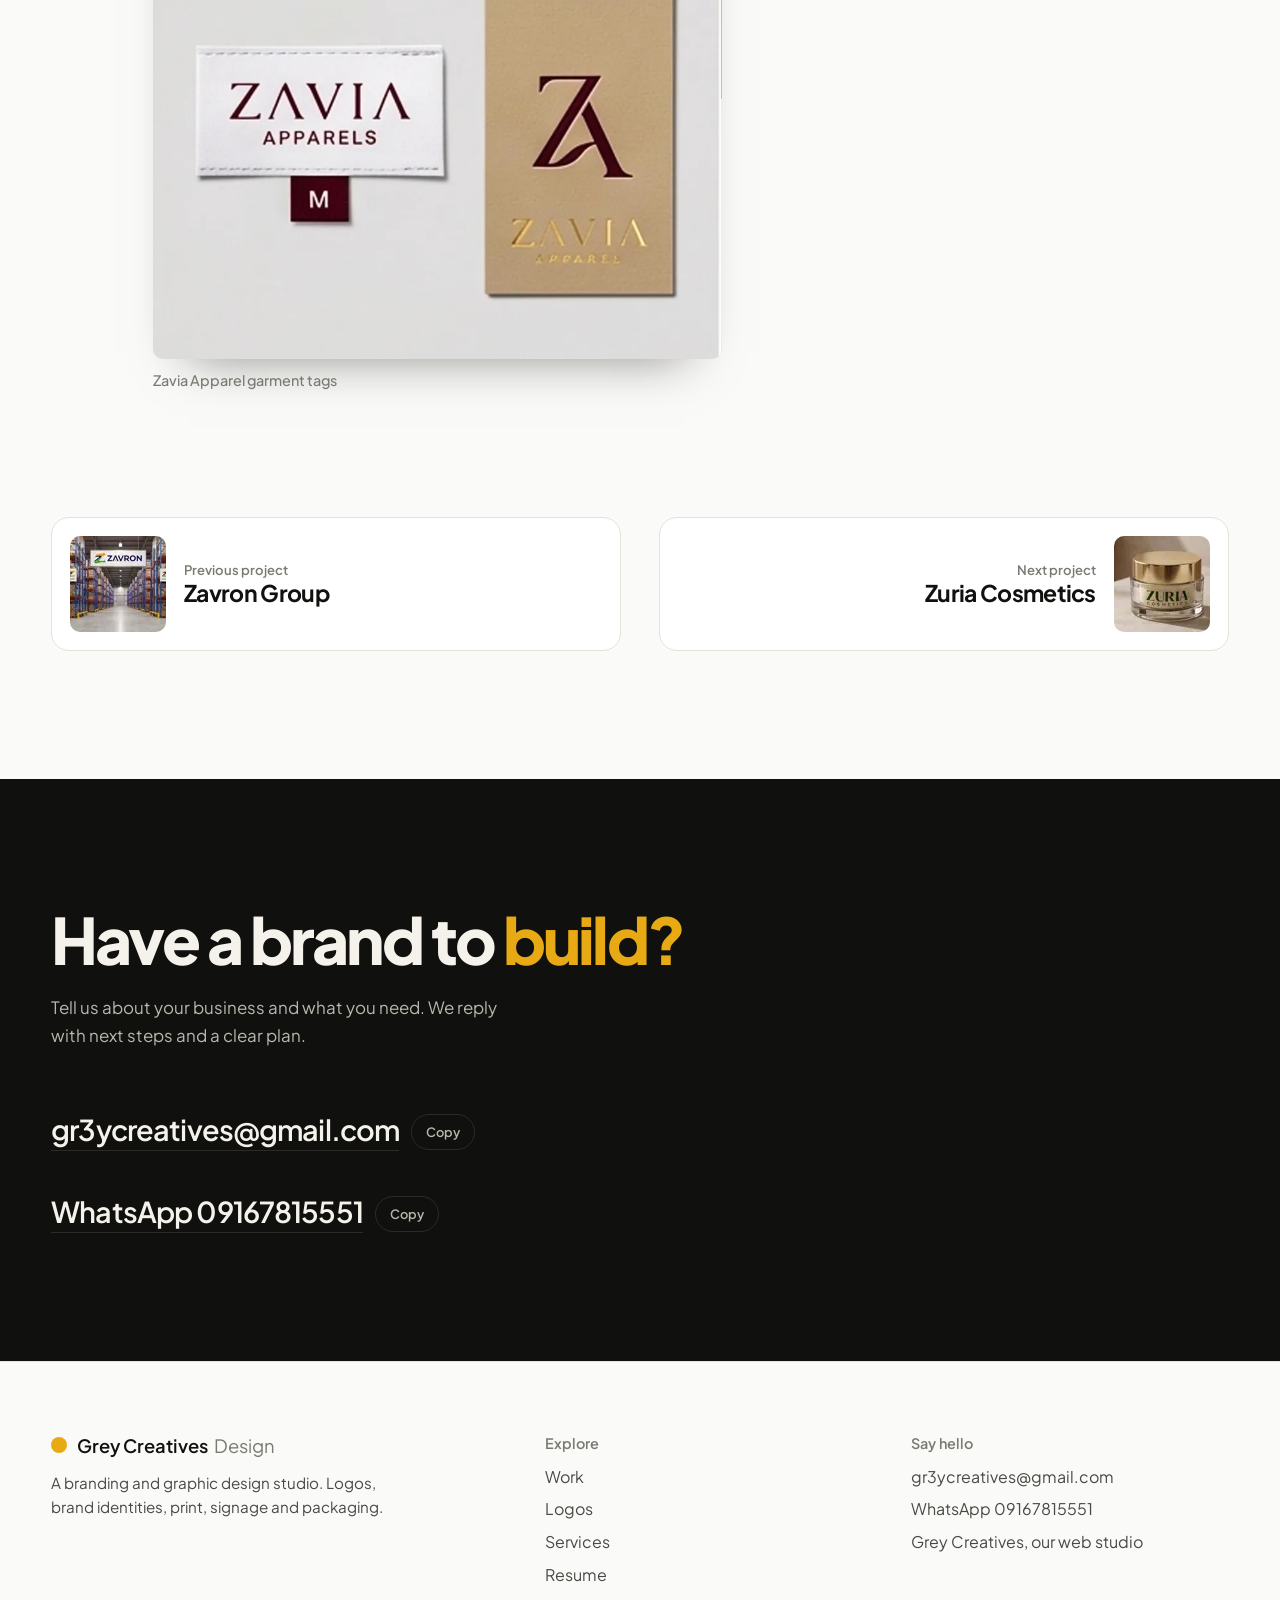
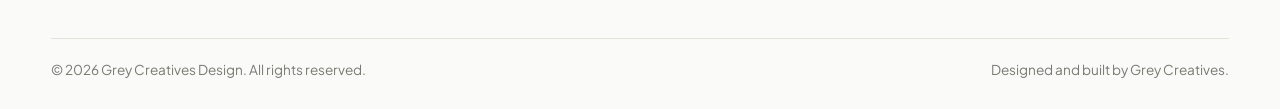
<file: work/zavia-apparel.html>
<!DOCTYPE html>
<html lang="en" data-root="../">
<head>
<meta charset="UTF-8">
<meta name="viewport" content="width=device-width, initial-scale=1">
<script>(function(){var t='light';try{var v=localStorage.getItem('gcd-theme');if(v==='dark'||v==='light'){t=v;}}catch(e){}if(t==='dark'){document.documentElement.setAttribute('data-theme','dark');}})();</script>
<title>Zavia Apparel | Grey Creatives Design</title>
<meta name="description" content="Monograms and metallics for a fashion label. A ZA monogram worked into leather, bags, hardware and garment tags.">
<meta name="theme-color" content="#FAFAF8">
<link rel="canonical" href="https://greycreativesdesign.vercel.app/work/zavia-apparel">
<link rel="icon" type="image/png" sizes="32x32" href="../assets/favicon-32.png">
<link rel="icon" type="image/png" sizes="48x48" href="../assets/favicon-48.png">
<link rel="shortcut icon" href="../favicon.ico">
<link rel="apple-touch-icon" href="../assets/apple-touch-icon.png">
<meta property="og:type" content="website">
<meta property="og:site_name" content="Grey Creatives Design">
<meta property="og:title" content="Zavia Apparel | Grey Creatives Design">
<meta property="og:description" content="Monograms and metallics for a fashion label. A ZA monogram worked into leather, bags, hardware and garment tags.">
<meta property="og:url" content="https://greycreativesdesign.vercel.app/work/zavia-apparel">
<meta property="og:image" content="https://greycreativesdesign.vercel.app/assets/img/projects/zavia-apparel/01.webp">
<meta name="twitter:card" content="summary_large_image">
<meta name="twitter:title" content="Zavia Apparel | Grey Creatives Design">
<meta name="twitter:description" content="Monograms and metallics for a fashion label. A ZA monogram worked into leather, bags, hardware and garment tags.">
<meta name="twitter:image" content="https://greycreativesdesign.vercel.app/assets/img/projects/zavia-apparel/01.webp">
<link rel="preload" href="../assets/fonts/plus-jakarta-sans-latin-wght-normal.woff2" as="font" type="font/woff2" crossorigin>
<link rel="stylesheet" href="../assets/css/site.css">

</head>
<body data-page="project">
<a class="skip" href="#main">Skip to content</a>
<header class="hd" id="siteHeader">
  <a class="hd-brand" href="../index.html" aria-label="Grey Creatives Design, home"><i></i>Grey Creatives <em>Design</em></a>
  <nav class="hd-nav" id="navLinks" aria-label="Main">
    <div class="nav-top"><a class="hd-brand" href="../index.html" style="display:flex"><i></i>Grey Creatives <em>Design</em></a><button type="button" class="nav-close" id="navClose"><svg class="" viewBox="0 0 24 24" fill="none" stroke="currentColor" stroke-width="2" stroke-linecap="round" stroke-linejoin="round" aria-hidden="true"><path d="M6 6l12 12M18 6L6 18"/></svg>Close</button></div>
    <a href="../index.html" class="nav-a" data-k="home" data-sec="top"><svg class="" viewBox="0 0 24 24" fill="none" stroke="currentColor" stroke-width="2" stroke-linecap="round" stroke-linejoin="round" aria-hidden="true"><path d="M3 11l9-8 9 8"/><path d="M5 10v10h5v-6h4v6h5V10"/></svg><span>Home</span></a>
    <a href="../work.html" class="nav-a is-cur" data-k="work" data-sec="identities"><svg class="" viewBox="0 0 24 24" fill="none" stroke="currentColor" stroke-width="2" stroke-linecap="round" stroke-linejoin="round" aria-hidden="true"><rect x="3" y="4" width="18" height="16" rx="2"/><path d="M3 10h18M9 10v10"/></svg><span>Work</span></a>
    <a href="../logos.html" class="nav-a" data-k="logos" data-sec="logos"><svg class="" viewBox="0 0 24 24" fill="none" stroke="currentColor" stroke-width="2" stroke-linecap="round" stroke-linejoin="round" aria-hidden="true"><circle cx="12" cy="12" r="9"/><path d="M12 3c3.2 3 3.2 15 0 18M12 3c-3.2 3-3.2 15 0 18M3 12h18"/></svg><span>Logos</span></a>
    <a href="../index.html#services" class="nav-a" data-k="services" data-sec="services"><svg class="" viewBox="0 0 24 24" fill="none" stroke="currentColor" stroke-width="2" stroke-linecap="round" stroke-linejoin="round" aria-hidden="true"><path d="M12 3l2.4 6.6L21 12l-6.6 2.4L12 21l-2.4-6.6L3 12l6.6-2.4z"/></svg><span>Services</span></a>
    <a href="../resume.html" class="nav-a" data-k="resume"><svg class="" viewBox="0 0 24 24" fill="none" stroke="currentColor" stroke-width="2" stroke-linecap="round" stroke-linejoin="round" aria-hidden="true"><path d="M7 3h7l5 5v13H7z"/><path d="M14 3v5h5M10 13h6M10 17h6"/></svg><span>Resume</span></a>
    <a href="#contact" class="nav-a" data-k="contact" data-sec="contact"><svg class="" viewBox="0 0 24 24" fill="none" stroke="currentColor" stroke-width="2" stroke-linecap="round" stroke-linejoin="round" aria-hidden="true"><rect x="3" y="5" width="18" height="14" rx="2"/><path d="M3 7l9 6 9-6"/></svg><span>Contact</span></a>
    <div class="nav-foot"><b>gr3ycreatives@gmail.com</b><span>WhatsApp 09167815551</span></div>
  </nav>
  <div class="hd-right">
    <button type="button" class="ibtn" id="searchBtn" aria-label="Search the site"><svg class="" viewBox="0 0 24 24" fill="none" stroke="currentColor" stroke-width="2" stroke-linecap="round" stroke-linejoin="round" aria-hidden="true"><circle cx="11" cy="11" r="7"/><path d="M21 21l-4.3-4.3"/></svg></button>
    <button type="button" class="ibtn" id="themeToggle" aria-label="Switch to dark mode" aria-pressed="false"><svg class="i-sun" viewBox="0 0 24 24" fill="none" stroke="currentColor" stroke-width="2" stroke-linecap="round" stroke-linejoin="round" aria-hidden="true"><circle cx="12" cy="12" r="4"/><path d="M12 2v2M12 20v2M4.9 4.9l1.4 1.4M17.7 17.7l1.4 1.4M2 12h2M20 12h2M4.9 19.1l1.4-1.4M17.7 6.3l1.4-1.4"/></svg><svg class="i-moon" viewBox="0 0 24 24" fill="none" stroke="currentColor" stroke-width="2" stroke-linecap="round" stroke-linejoin="round" aria-hidden="true"><path d="M20 14.5A8.5 8.5 0 0 1 9.5 4a8.5 8.5 0 1 0 10.5 10.5z"/></svg></button>
    <button type="button" class="nav-toggle" id="navToggle" aria-label="Open menu" aria-expanded="false" aria-controls="navLinks"><svg class="" viewBox="0 0 24 24" fill="none" stroke="currentColor" stroke-width="2" stroke-linecap="round" stroke-linejoin="round" aria-hidden="true"><path d="M4 8h16M4 16h16"/></svg><span>Menu</span></button>
  </div>
</header><main id="main">
<section class="ph pg" style="padding-bottom:clamp(28px,4vw,48px)"><div class="wrap">
  <nav class="crumbs" aria-label="Breadcrumb"><a href="../work.html">Work</a><span aria-hidden="true">/</span><span>Zavia Apparel</span></nav>
  <h1>Zavia Apparel</h1>
  <p class="ph-tag">Monograms and metallics for a fashion label</p>
  <dl class="ph-meta">
    <div><dt>Sector</dt><dd>Fashion</dd></div>
    <div><dt>What we designed</dt><dd>Logo &amp; identity, Packaging</dd></div>
    <div><dt>In the gallery</dt><dd>4 images</dd></div>
  </dl>
</div></section>
<section><div class="wrap"><figure class="plead" style="--tone:#EFE6E4"><button type="button" data-lb="g" data-full="../assets/img/projects/zavia-apparel/01.webp" data-alt="Zavia Apparel monogrammed leather bag" aria-label="Open image full size: Zavia Apparel monogrammed leather bag"><img src="../assets/img/projects/zavia-apparel/01.webp" alt="Zavia Apparel monogrammed leather bag" width="1200" height="1220"></button></figure></div></section>
<section class="sec" style="padding-bottom:0"><div class="wrap">
  <div class="ov"><div><h3>The brief</h3><p>Zavia is a sister brand under the Zavron Group umbrella, a fashion label positioned at the top end of the market. The identity had to feel premium on a bag clasp as much as on a swing tag.</p></div><div><h3>The identity</h3><p>We designed a monogrammed ZA mark in deep maroon and gold, then carried it onto leather goods hardware, shopping bags, metal accessories and garment tags.</p></div></div>
  <div class="ov2"><div><h3>Colour</h3><div class="pal"><button type="button" class="sw" data-copy="#6E1A2C" data-msg="#6E1A2C copied" style="background:#6E1A2C;color:#fff" aria-label="Copy Maroon #6E1A2C"><b>Maroon</b><small>#6E1A2C</small></button><button type="button" class="sw" data-copy="#C9A04E" data-msg="#C9A04E copied" style="background:#C9A04E;color:#141412" aria-label="Copy Gold #C9A04E"><b>Gold</b><small>#C9A04E</small></button><button type="button" class="sw" data-copy="#141212" data-msg="#141212 copied" style="background:#141212;color:#fff" aria-label="Copy Onyx #141212"><b>Onyx</b><small>#141212</small></button><button type="button" class="sw" data-copy="#D9BE96" data-msg="#D9BE96 copied" style="background:#D9BE96;color:#141412" aria-label="Copy Kraft #D9BE96"><b>Kraft</b><small>#D9BE96</small></button></div></div><div><h3>What we delivered</h3><ul class="dl"><li>ZA monogram</li><li>Leather bag hardware</li><li>Shopping bag</li><li>Metal accessories</li><li>Garment tags</li></ul></div></div>
</div></section>
<section class="sec" style="padding-bottom:0"><div class="wrap"><div class="gal"><figure class="gi" data-p="0" style="--tone:#EFE6E4"><button type="button" data-lb="g" data-full="../assets/img/projects/zavia-apparel/02.webp" data-alt="Zavia Apparel black shopping bag" aria-label="Open image full size: Zavia Apparel black shopping bag"><img src="../assets/img/projects/zavia-apparel/02.webp" alt="Zavia Apparel black shopping bag" width="900" height="1147" loading="lazy" decoding="async"></button><figcaption>Zavia Apparel black shopping bag</figcaption></figure>
<figure class="gi" data-p="1" style="--tone:#EFE6E4"><button type="button" data-lb="g" data-full="../assets/img/projects/zavia-apparel/03.webp" data-alt="Zavia Apparel metallic logo mockups on cufflinks and tie clip" aria-label="Open image full size: Zavia Apparel metallic logo mockups on cufflinks and tie clip"><img src="../assets/img/projects/zavia-apparel/03.webp" alt="Zavia Apparel metallic logo mockups on cufflinks and tie clip" width="900" height="642" loading="lazy" decoding="async"></button><figcaption>Zavia Apparel metallic logo mockups on cufflinks and tie clip</figcaption></figure>
<figure class="gi" data-p="2" style="--tone:#EFE6E4"><button type="button" data-lb="g" data-full="../assets/img/projects/zavia-apparel/04.webp" data-alt="Zavia Apparel garment tags" aria-label="Open image full size: Zavia Apparel garment tags"><img src="../assets/img/projects/zavia-apparel/04.webp" alt="Zavia Apparel garment tags" width="900" height="1020" loading="lazy" decoding="async"></button><figcaption>Zavia Apparel garment tags</figcaption></figure></div><nav class="pager" aria-label="More projects">
  <a class="pg-link" href="zavron.html"><img src="../assets/img/thumbs/zavron.webp" alt="" width="96" height="96"><span><small>Previous project</small><b>Zavron Group</b></span></a>
  <a class="pg-link nx" href="zuria-cosmetics.html"><span><small>Next project</small><b>Zuria Cosmetics</b></span><img src="../assets/img/thumbs/zuria-cosmetics.webp" alt="" width="96" height="96"></a>
</nav></div></section>
<div style="height:var(--sec)"></div>
</main>
<section class="pane contact cta-band" id="contact">
  <div class="wrap ct">
    <h2>Have a brand to <em>build?</em></h2>
    <p class="lead">Tell us about your business and what you need. We reply with next steps and a clear plan.</p>
    <div class="ct-lines">
      <div class="ct-line"><a class="big" href="mailto:gr3ycreatives@gmail.com">gr3ycreatives@gmail.com</a><button type="button" class="copy" data-copy="gr3ycreatives@gmail.com" data-msg="Email copied">Copy</button></div>
      <div class="ct-line"><a class="big" href="https://wa.me/2349167815551?text=Hello%20Grey%20Creatives%20Design%2C%20I%20saw%20the%20Zavia%20Apparel%20project%20and%20would%20like%20something%20similar." target="_blank" rel="noopener">WhatsApp 09167815551</a><button type="button" class="copy" data-copy="09167815551" data-msg="Number copied">Copy</button></div>
    </div>
  </div>
</section><footer class="ft">
  <div class="wrap">
    <div class="ft-grid">
      <div>
        <a class="ft-brand" href="../index.html"><i></i>Grey Creatives <em>Design</em></a>
        <p class="sm">A branding and graphic design studio. Logos, brand identities, print, signage and packaging.</p>
      </div>
      <div>
        <h4>Explore</h4>
        <ul>
          <li><a href="../work.html">Work</a></li>
          <li><a href="../logos.html">Logos</a></li>
          <li><a href="../index.html#services">Services</a></li>
          <li><a href="../resume.html">Resume</a></li>
        </ul>
      </div>
      <div>
        <h4>Say hello</h4>
        <ul>
          <li><a href="mailto:gr3ycreatives@gmail.com">gr3ycreatives@gmail.com</a></li>
          <li><a href="https://wa.me/2349167815551" target="_blank" rel="noopener">WhatsApp 09167815551</a></li>
          <li><a href="https://greycreatives.vercel.app/" target="_blank" rel="noopener">Grey Creatives, our web studio</a></li>
        </ul>
      </div>
    </div>
    <div class="ft-base"><span>&copy; 2026 Grey Creatives Design. All rights reserved.</span><span>Designed and built by Grey Creatives.</span></div>
  </div>
</footer><script src="../assets/js/data.js"></script>
<script src="../assets/js/core.js"></script>
</body>
</html>
</file>
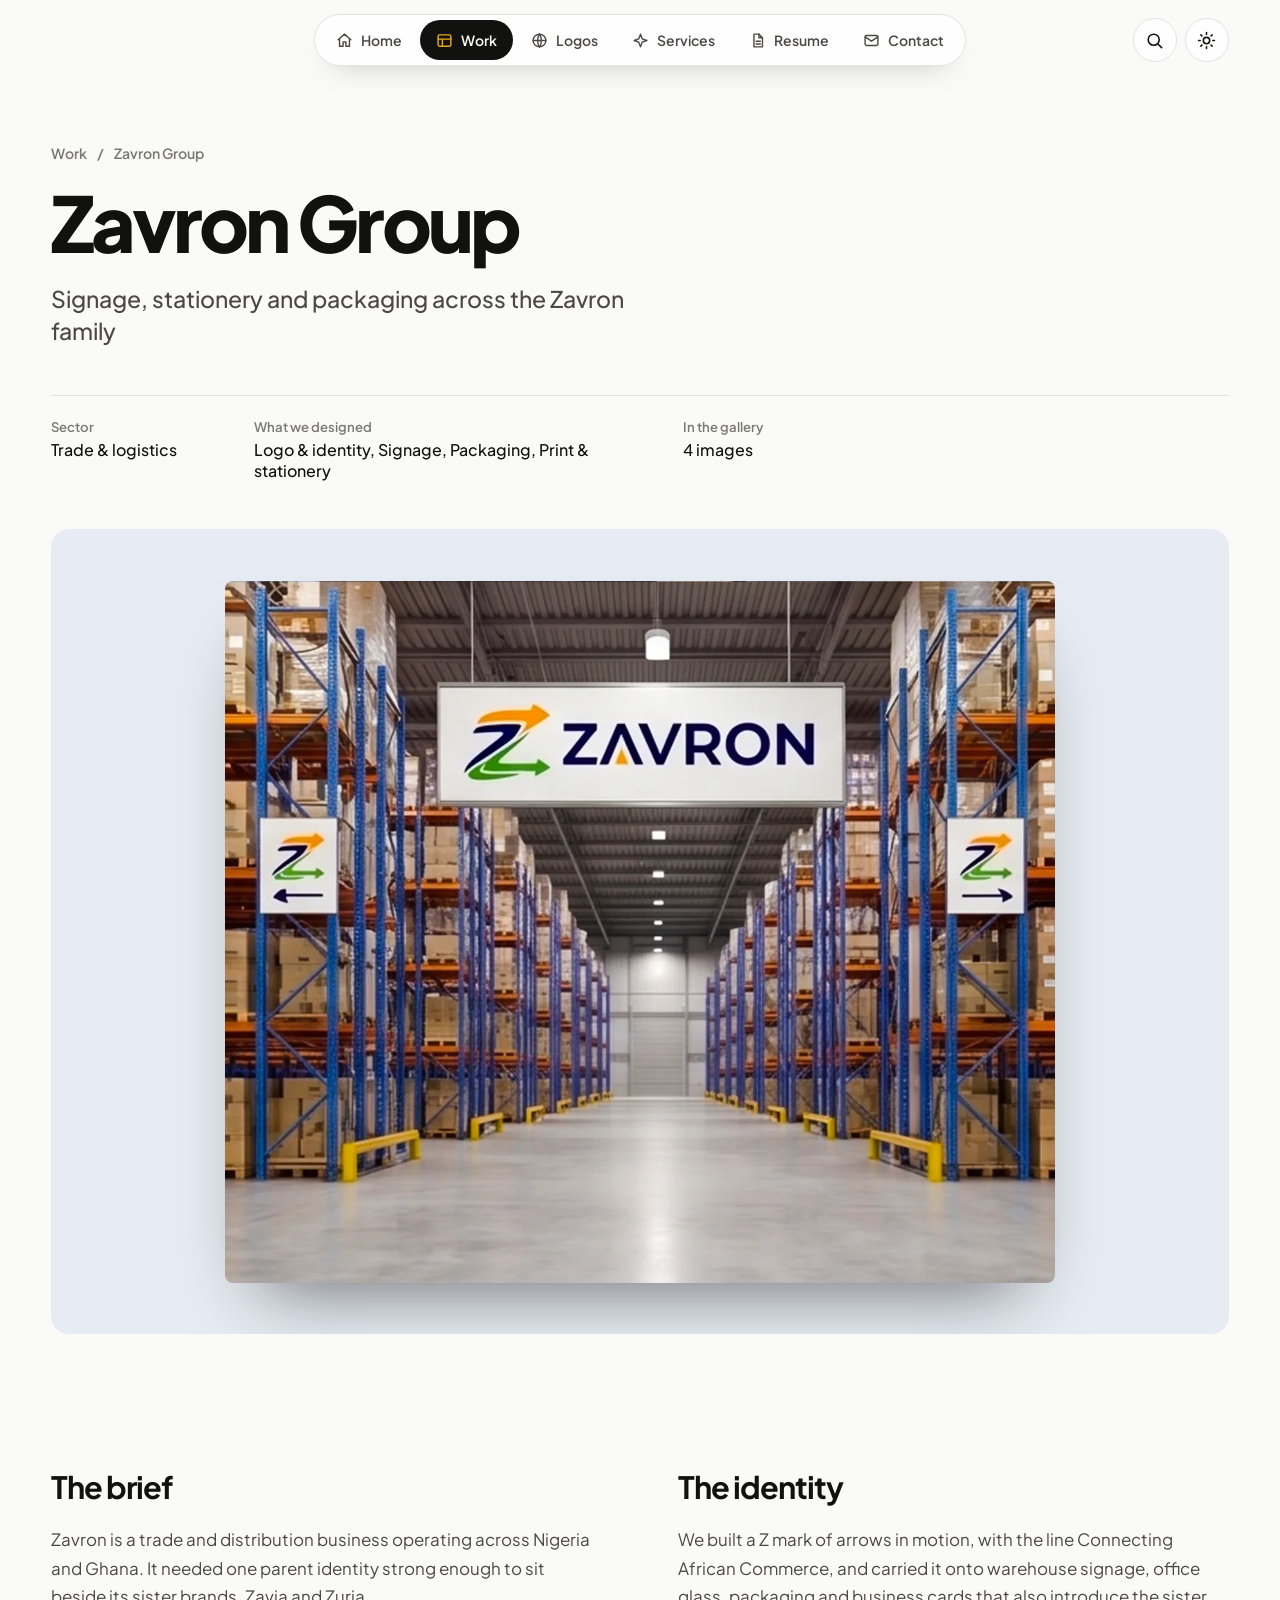
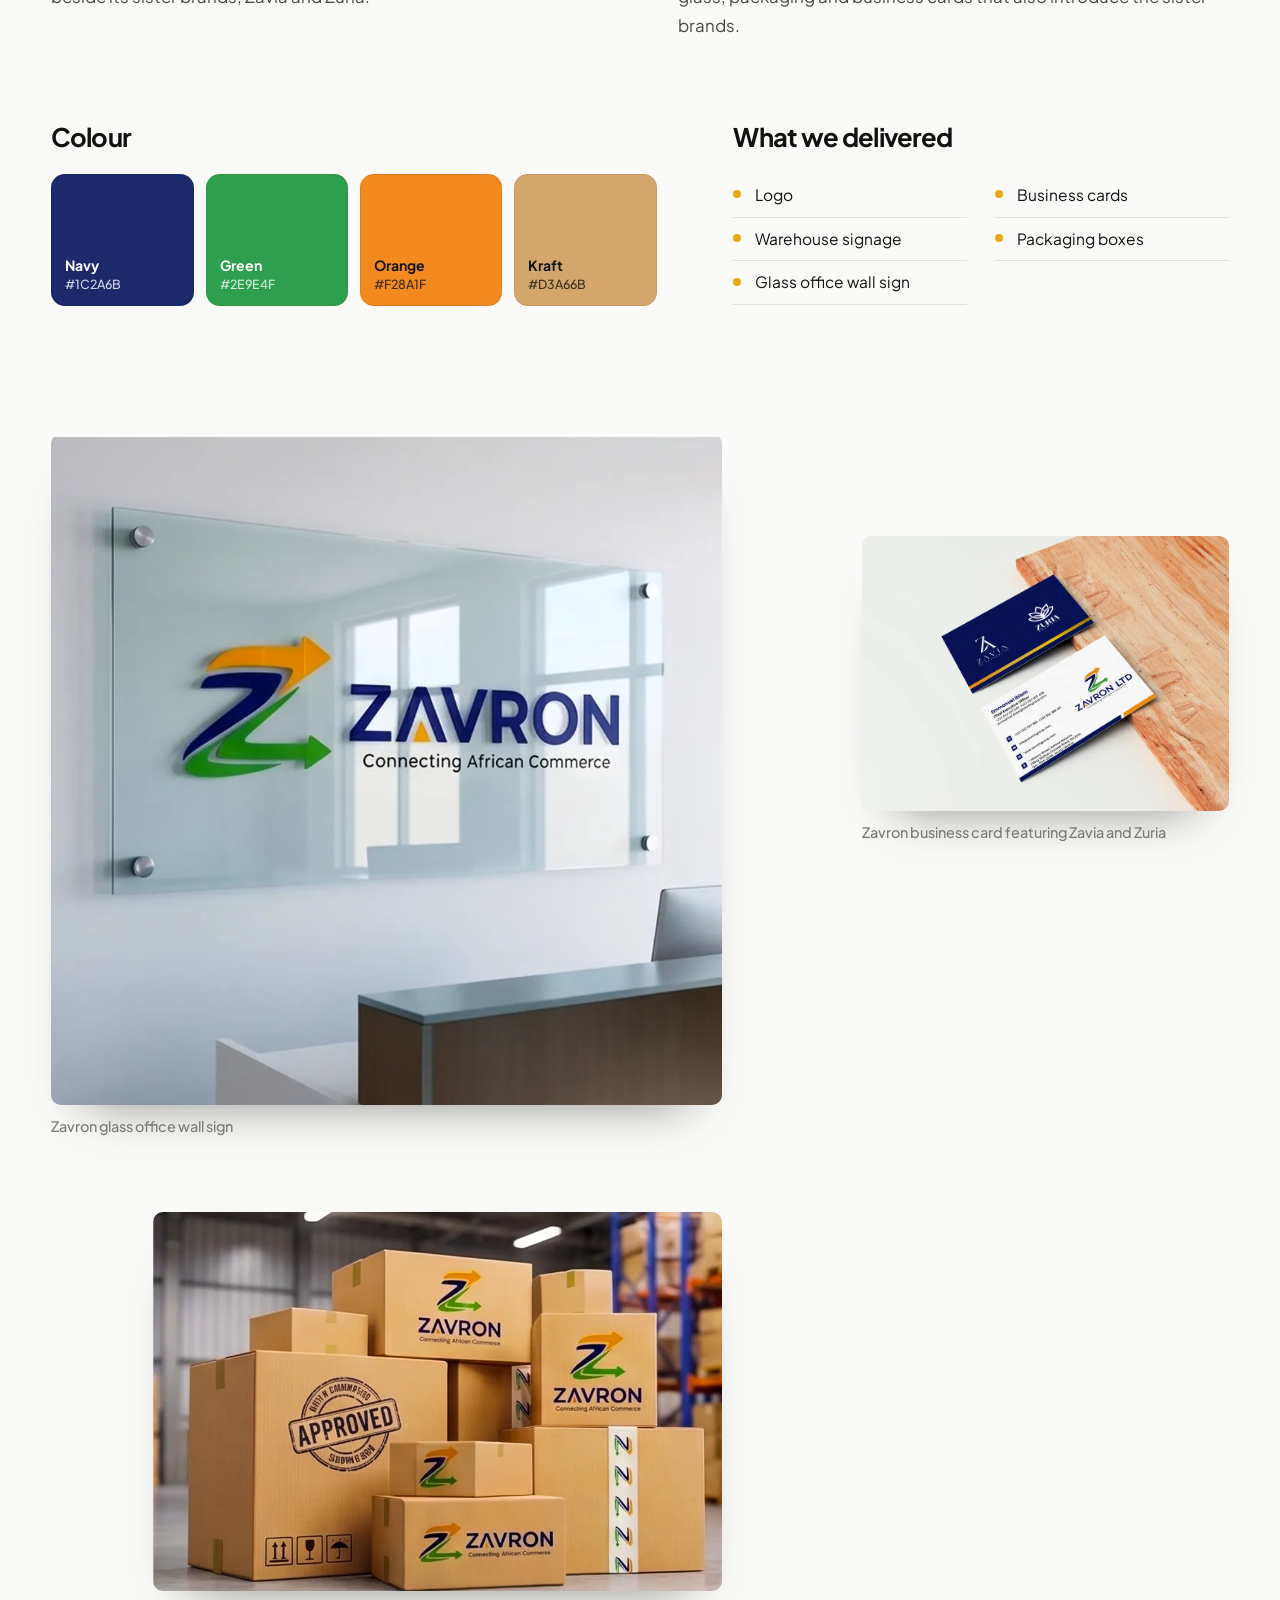
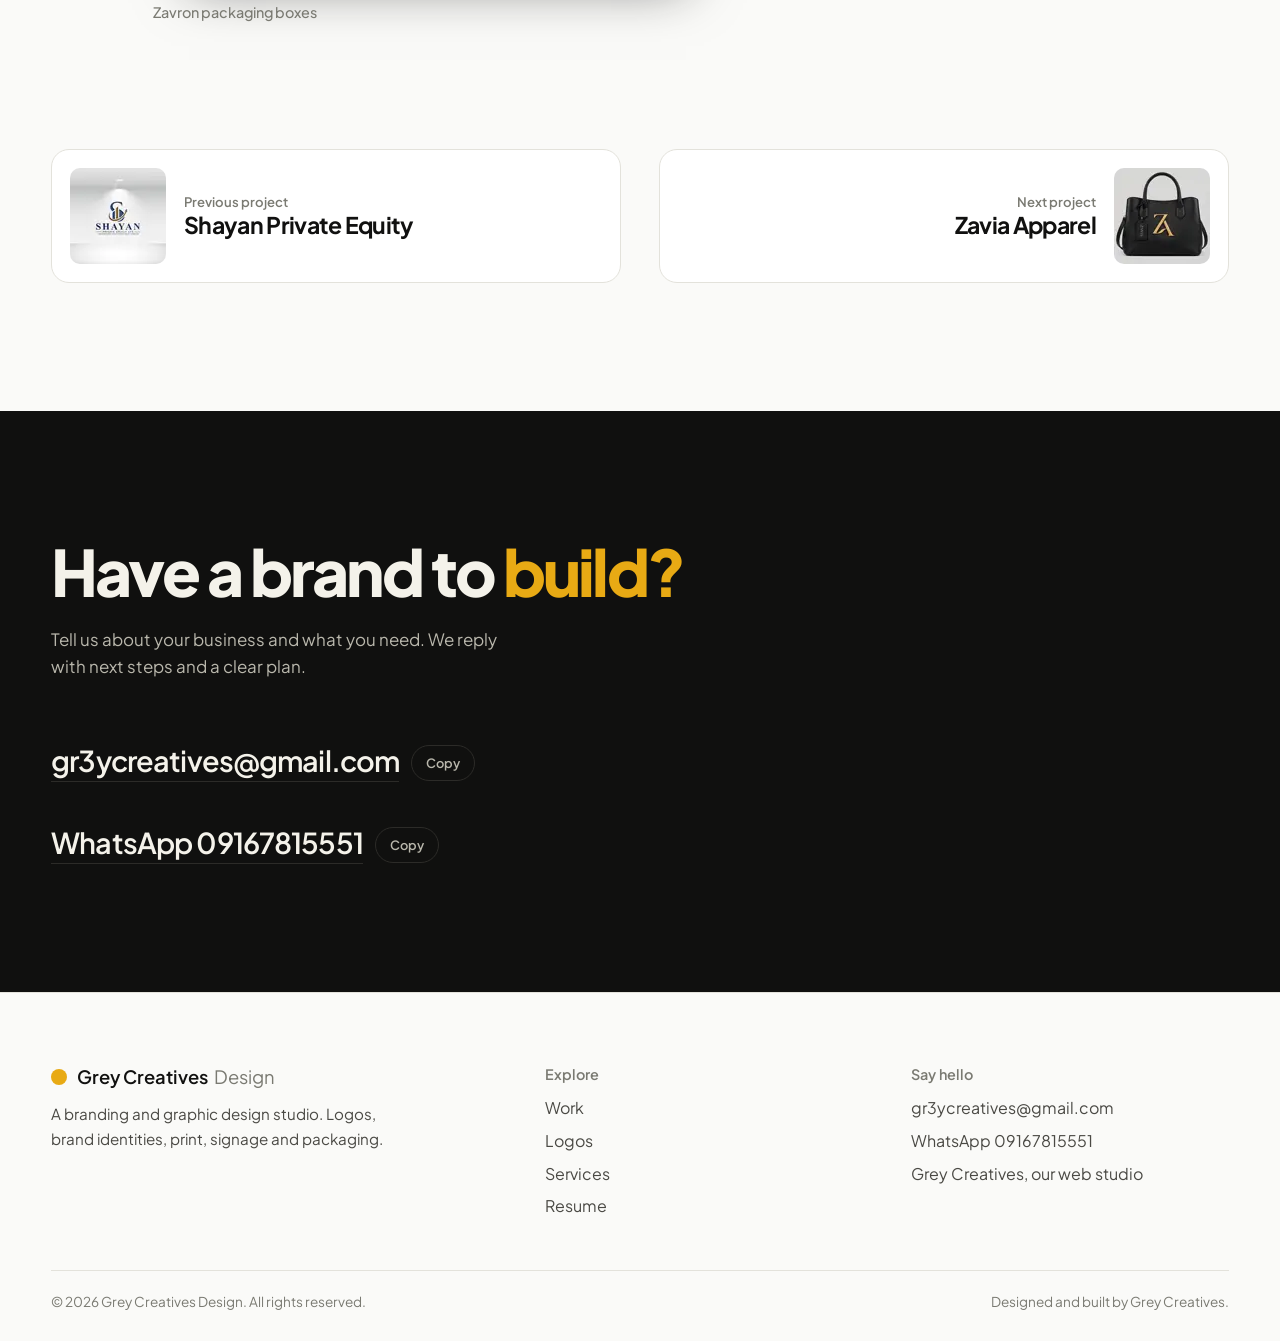
<file: work/zavron.html>
<!DOCTYPE html>
<html lang="en" data-root="../">
<head>
<meta charset="UTF-8">
<meta name="viewport" content="width=device-width, initial-scale=1">
<script>(function(){var t='light';try{var v=localStorage.getItem('gcd-theme');if(v==='dark'||v==='light'){t=v;}}catch(e){}if(t==='dark'){document.documentElement.setAttribute('data-theme','dark');}})();</script>
<title>Zavron Group | Grey Creatives Design</title>
<meta name="description" content="Signage, stationery and packaging across the Zavron family. A parent identity that holds together its sister brands across warehouse signage, glass walls and packaging.">
<meta name="theme-color" content="#FAFAF8">
<link rel="canonical" href="https://greycreativesdesign.vercel.app/work/zavron">
<link rel="icon" type="image/png" sizes="32x32" href="../assets/favicon-32.png">
<link rel="icon" type="image/png" sizes="48x48" href="../assets/favicon-48.png">
<link rel="shortcut icon" href="../favicon.ico">
<link rel="apple-touch-icon" href="../assets/apple-touch-icon.png">
<meta property="og:type" content="website">
<meta property="og:site_name" content="Grey Creatives Design">
<meta property="og:title" content="Zavron Group | Grey Creatives Design">
<meta property="og:description" content="Signage, stationery and packaging across the Zavron family. A parent identity that holds together its sister brands across warehouse signage, glass walls and packaging.">
<meta property="og:url" content="https://greycreativesdesign.vercel.app/work/zavron">
<meta property="og:image" content="https://greycreativesdesign.vercel.app/assets/img/projects/zavron/01.webp">
<meta name="twitter:card" content="summary_large_image">
<meta name="twitter:title" content="Zavron Group | Grey Creatives Design">
<meta name="twitter:description" content="Signage, stationery and packaging across the Zavron family. A parent identity that holds together its sister brands across warehouse signage, glass walls and packaging.">
<meta name="twitter:image" content="https://greycreativesdesign.vercel.app/assets/img/projects/zavron/01.webp">
<link rel="preload" href="../assets/fonts/plus-jakarta-sans-latin-wght-normal.woff2" as="font" type="font/woff2" crossorigin>
<link rel="stylesheet" href="../assets/css/site.css">

</head>
<body data-page="project">
<a class="skip" href="#main">Skip to content</a>
<header class="hd" id="siteHeader">
  <a class="hd-brand" href="../index.html" aria-label="Grey Creatives Design, home"><i></i>Grey Creatives <em>Design</em></a>
  <nav class="hd-nav" id="navLinks" aria-label="Main">
    <div class="nav-top"><a class="hd-brand" href="../index.html" style="display:flex"><i></i>Grey Creatives <em>Design</em></a><button type="button" class="nav-close" id="navClose"><svg class="" viewBox="0 0 24 24" fill="none" stroke="currentColor" stroke-width="2" stroke-linecap="round" stroke-linejoin="round" aria-hidden="true"><path d="M6 6l12 12M18 6L6 18"/></svg>Close</button></div>
    <a href="../index.html" class="nav-a" data-k="home" data-sec="top"><svg class="" viewBox="0 0 24 24" fill="none" stroke="currentColor" stroke-width="2" stroke-linecap="round" stroke-linejoin="round" aria-hidden="true"><path d="M3 11l9-8 9 8"/><path d="M5 10v10h5v-6h4v6h5V10"/></svg><span>Home</span></a>
    <a href="../work.html" class="nav-a is-cur" data-k="work" data-sec="identities"><svg class="" viewBox="0 0 24 24" fill="none" stroke="currentColor" stroke-width="2" stroke-linecap="round" stroke-linejoin="round" aria-hidden="true"><rect x="3" y="4" width="18" height="16" rx="2"/><path d="M3 10h18M9 10v10"/></svg><span>Work</span></a>
    <a href="../logos.html" class="nav-a" data-k="logos" data-sec="logos"><svg class="" viewBox="0 0 24 24" fill="none" stroke="currentColor" stroke-width="2" stroke-linecap="round" stroke-linejoin="round" aria-hidden="true"><circle cx="12" cy="12" r="9"/><path d="M12 3c3.2 3 3.2 15 0 18M12 3c-3.2 3-3.2 15 0 18M3 12h18"/></svg><span>Logos</span></a>
    <a href="../index.html#services" class="nav-a" data-k="services" data-sec="services"><svg class="" viewBox="0 0 24 24" fill="none" stroke="currentColor" stroke-width="2" stroke-linecap="round" stroke-linejoin="round" aria-hidden="true"><path d="M12 3l2.4 6.6L21 12l-6.6 2.4L12 21l-2.4-6.6L3 12l6.6-2.4z"/></svg><span>Services</span></a>
    <a href="../resume.html" class="nav-a" data-k="resume"><svg class="" viewBox="0 0 24 24" fill="none" stroke="currentColor" stroke-width="2" stroke-linecap="round" stroke-linejoin="round" aria-hidden="true"><path d="M7 3h7l5 5v13H7z"/><path d="M14 3v5h5M10 13h6M10 17h6"/></svg><span>Resume</span></a>
    <a href="#contact" class="nav-a" data-k="contact" data-sec="contact"><svg class="" viewBox="0 0 24 24" fill="none" stroke="currentColor" stroke-width="2" stroke-linecap="round" stroke-linejoin="round" aria-hidden="true"><rect x="3" y="5" width="18" height="14" rx="2"/><path d="M3 7l9 6 9-6"/></svg><span>Contact</span></a>
    <div class="nav-foot"><b>gr3ycreatives@gmail.com</b><span>WhatsApp 09167815551</span></div>
  </nav>
  <div class="hd-right">
    <button type="button" class="ibtn" id="searchBtn" aria-label="Search the site"><svg class="" viewBox="0 0 24 24" fill="none" stroke="currentColor" stroke-width="2" stroke-linecap="round" stroke-linejoin="round" aria-hidden="true"><circle cx="11" cy="11" r="7"/><path d="M21 21l-4.3-4.3"/></svg></button>
    <button type="button" class="ibtn" id="themeToggle" aria-label="Switch to dark mode" aria-pressed="false"><svg class="i-sun" viewBox="0 0 24 24" fill="none" stroke="currentColor" stroke-width="2" stroke-linecap="round" stroke-linejoin="round" aria-hidden="true"><circle cx="12" cy="12" r="4"/><path d="M12 2v2M12 20v2M4.9 4.9l1.4 1.4M17.7 17.7l1.4 1.4M2 12h2M20 12h2M4.9 19.1l1.4-1.4M17.7 6.3l1.4-1.4"/></svg><svg class="i-moon" viewBox="0 0 24 24" fill="none" stroke="currentColor" stroke-width="2" stroke-linecap="round" stroke-linejoin="round" aria-hidden="true"><path d="M20 14.5A8.5 8.5 0 0 1 9.5 4a8.5 8.5 0 1 0 10.5 10.5z"/></svg></button>
    <button type="button" class="nav-toggle" id="navToggle" aria-label="Open menu" aria-expanded="false" aria-controls="navLinks"><svg class="" viewBox="0 0 24 24" fill="none" stroke="currentColor" stroke-width="2" stroke-linecap="round" stroke-linejoin="round" aria-hidden="true"><path d="M4 8h16M4 16h16"/></svg><span>Menu</span></button>
  </div>
</header><main id="main">
<section class="ph pg" style="padding-bottom:clamp(28px,4vw,48px)"><div class="wrap">
  <nav class="crumbs" aria-label="Breadcrumb"><a href="../work.html">Work</a><span aria-hidden="true">/</span><span>Zavron Group</span></nav>
  <h1>Zavron Group</h1>
  <p class="ph-tag">Signage, stationery and packaging across the Zavron family</p>
  <dl class="ph-meta">
    <div><dt>Sector</dt><dd>Trade &amp; logistics</dd></div>
    <div><dt>What we designed</dt><dd>Logo &amp; identity, Signage, Packaging, Print &amp; stationery</dd></div>
    <div><dt>In the gallery</dt><dd>4 images</dd></div>
  </dl>
</div></section>
<section><div class="wrap"><figure class="plead" style="--tone:#E7ECF4"><button type="button" data-lb="g" data-full="../assets/img/projects/zavron/01.webp" data-alt="Zavron warehouse signage" aria-label="Open image full size: Zavron warehouse signage"><img src="../assets/img/projects/zavron/01.webp" alt="Zavron warehouse signage" width="1200" height="1015"></button></figure></div></section>
<section class="sec" style="padding-bottom:0"><div class="wrap">
  <div class="ov"><div><h3>The brief</h3><p>Zavron is a trade and distribution business operating across Nigeria and Ghana. It needed one parent identity strong enough to sit beside its sister brands, Zavia and Zuria.</p></div><div><h3>The identity</h3><p>We built a Z mark of arrows in motion, with the line Connecting African Commerce, and carried it onto warehouse signage, office glass, packaging and business cards that also introduce the sister brands.</p></div></div>
  <div class="ov2"><div><h3>Colour</h3><div class="pal"><button type="button" class="sw" data-copy="#1C2A6B" data-msg="#1C2A6B copied" style="background:#1C2A6B;color:#fff" aria-label="Copy Navy #1C2A6B"><b>Navy</b><small>#1C2A6B</small></button><button type="button" class="sw" data-copy="#2E9E4F" data-msg="#2E9E4F copied" style="background:#2E9E4F;color:#fff" aria-label="Copy Green #2E9E4F"><b>Green</b><small>#2E9E4F</small></button><button type="button" class="sw" data-copy="#F28A1F" data-msg="#F28A1F copied" style="background:#F28A1F;color:#141412" aria-label="Copy Orange #F28A1F"><b>Orange</b><small>#F28A1F</small></button><button type="button" class="sw" data-copy="#D3A66B" data-msg="#D3A66B copied" style="background:#D3A66B;color:#141412" aria-label="Copy Kraft #D3A66B"><b>Kraft</b><small>#D3A66B</small></button></div></div><div><h3>What we delivered</h3><ul class="dl"><li>Logo</li><li>Warehouse signage</li><li>Glass office wall sign</li><li>Business cards</li><li>Packaging boxes</li></ul></div></div>
</div></section>
<section class="sec" style="padding-bottom:0"><div class="wrap"><div class="gal"><figure class="gi" data-p="0" style="--tone:#E7ECF4"><button type="button" data-lb="g" data-full="../assets/img/projects/zavron/02.webp" data-alt="Zavron glass office wall sign" aria-label="Open image full size: Zavron glass office wall sign"><img src="../assets/img/projects/zavron/02.webp" alt="Zavron glass office wall sign" width="900" height="900" loading="lazy" decoding="async"></button><figcaption>Zavron glass office wall sign</figcaption></figure>
<figure class="gi" data-p="1" style="--tone:#E7ECF4"><button type="button" data-lb="g" data-full="../assets/img/projects/zavron/03.webp" data-alt="Zavron business card featuring Zavia and Zuria" aria-label="Open image full size: Zavron business card featuring Zavia and Zuria"><img src="../assets/img/projects/zavron/03.webp" alt="Zavron business card featuring Zavia and Zuria" width="900" height="675" loading="lazy" decoding="async"></button><figcaption>Zavron business card featuring Zavia and Zuria</figcaption></figure>
<figure class="gi" data-p="2" style="--tone:#E7ECF4"><button type="button" data-lb="g" data-full="../assets/img/projects/zavron/04.webp" data-alt="Zavron packaging boxes" aria-label="Open image full size: Zavron packaging boxes"><img src="../assets/img/projects/zavron/04.webp" alt="Zavron packaging boxes" width="900" height="599" loading="lazy" decoding="async"></button><figcaption>Zavron packaging boxes</figcaption></figure></div><nav class="pager" aria-label="More projects">
  <a class="pg-link" href="shayan-private-equity.html"><img src="../assets/img/thumbs/shayan-private-equity.webp" alt="" width="96" height="96"><span><small>Previous project</small><b>Shayan Private Equity</b></span></a>
  <a class="pg-link nx" href="zavia-apparel.html"><span><small>Next project</small><b>Zavia Apparel</b></span><img src="../assets/img/thumbs/zavia-apparel.webp" alt="" width="96" height="96"></a>
</nav></div></section>
<div style="height:var(--sec)"></div>
</main>
<section class="pane contact cta-band" id="contact">
  <div class="wrap ct">
    <h2>Have a brand to <em>build?</em></h2>
    <p class="lead">Tell us about your business and what you need. We reply with next steps and a clear plan.</p>
    <div class="ct-lines">
      <div class="ct-line"><a class="big" href="mailto:gr3ycreatives@gmail.com">gr3ycreatives@gmail.com</a><button type="button" class="copy" data-copy="gr3ycreatives@gmail.com" data-msg="Email copied">Copy</button></div>
      <div class="ct-line"><a class="big" href="https://wa.me/2349167815551?text=Hello%20Grey%20Creatives%20Design%2C%20I%20saw%20the%20Zavron%20Group%20project%20and%20would%20like%20something%20similar." target="_blank" rel="noopener">WhatsApp 09167815551</a><button type="button" class="copy" data-copy="09167815551" data-msg="Number copied">Copy</button></div>
    </div>
  </div>
</section><footer class="ft">
  <div class="wrap">
    <div class="ft-grid">
      <div>
        <a class="ft-brand" href="../index.html"><i></i>Grey Creatives <em>Design</em></a>
        <p class="sm">A branding and graphic design studio. Logos, brand identities, print, signage and packaging.</p>
      </div>
      <div>
        <h4>Explore</h4>
        <ul>
          <li><a href="../work.html">Work</a></li>
          <li><a href="../logos.html">Logos</a></li>
          <li><a href="../index.html#services">Services</a></li>
          <li><a href="../resume.html">Resume</a></li>
        </ul>
      </div>
      <div>
        <h4>Say hello</h4>
        <ul>
          <li><a href="mailto:gr3ycreatives@gmail.com">gr3ycreatives@gmail.com</a></li>
          <li><a href="https://wa.me/2349167815551" target="_blank" rel="noopener">WhatsApp 09167815551</a></li>
          <li><a href="https://greycreatives.vercel.app/" target="_blank" rel="noopener">Grey Creatives, our web studio</a></li>
        </ul>
      </div>
    </div>
    <div class="ft-base"><span>&copy; 2026 Grey Creatives Design. All rights reserved.</span><span>Designed and built by Grey Creatives.</span></div>
  </div>
</footer><script src="../assets/js/data.js"></script>
<script src="../assets/js/core.js"></script>
</body>
</html>
</file>
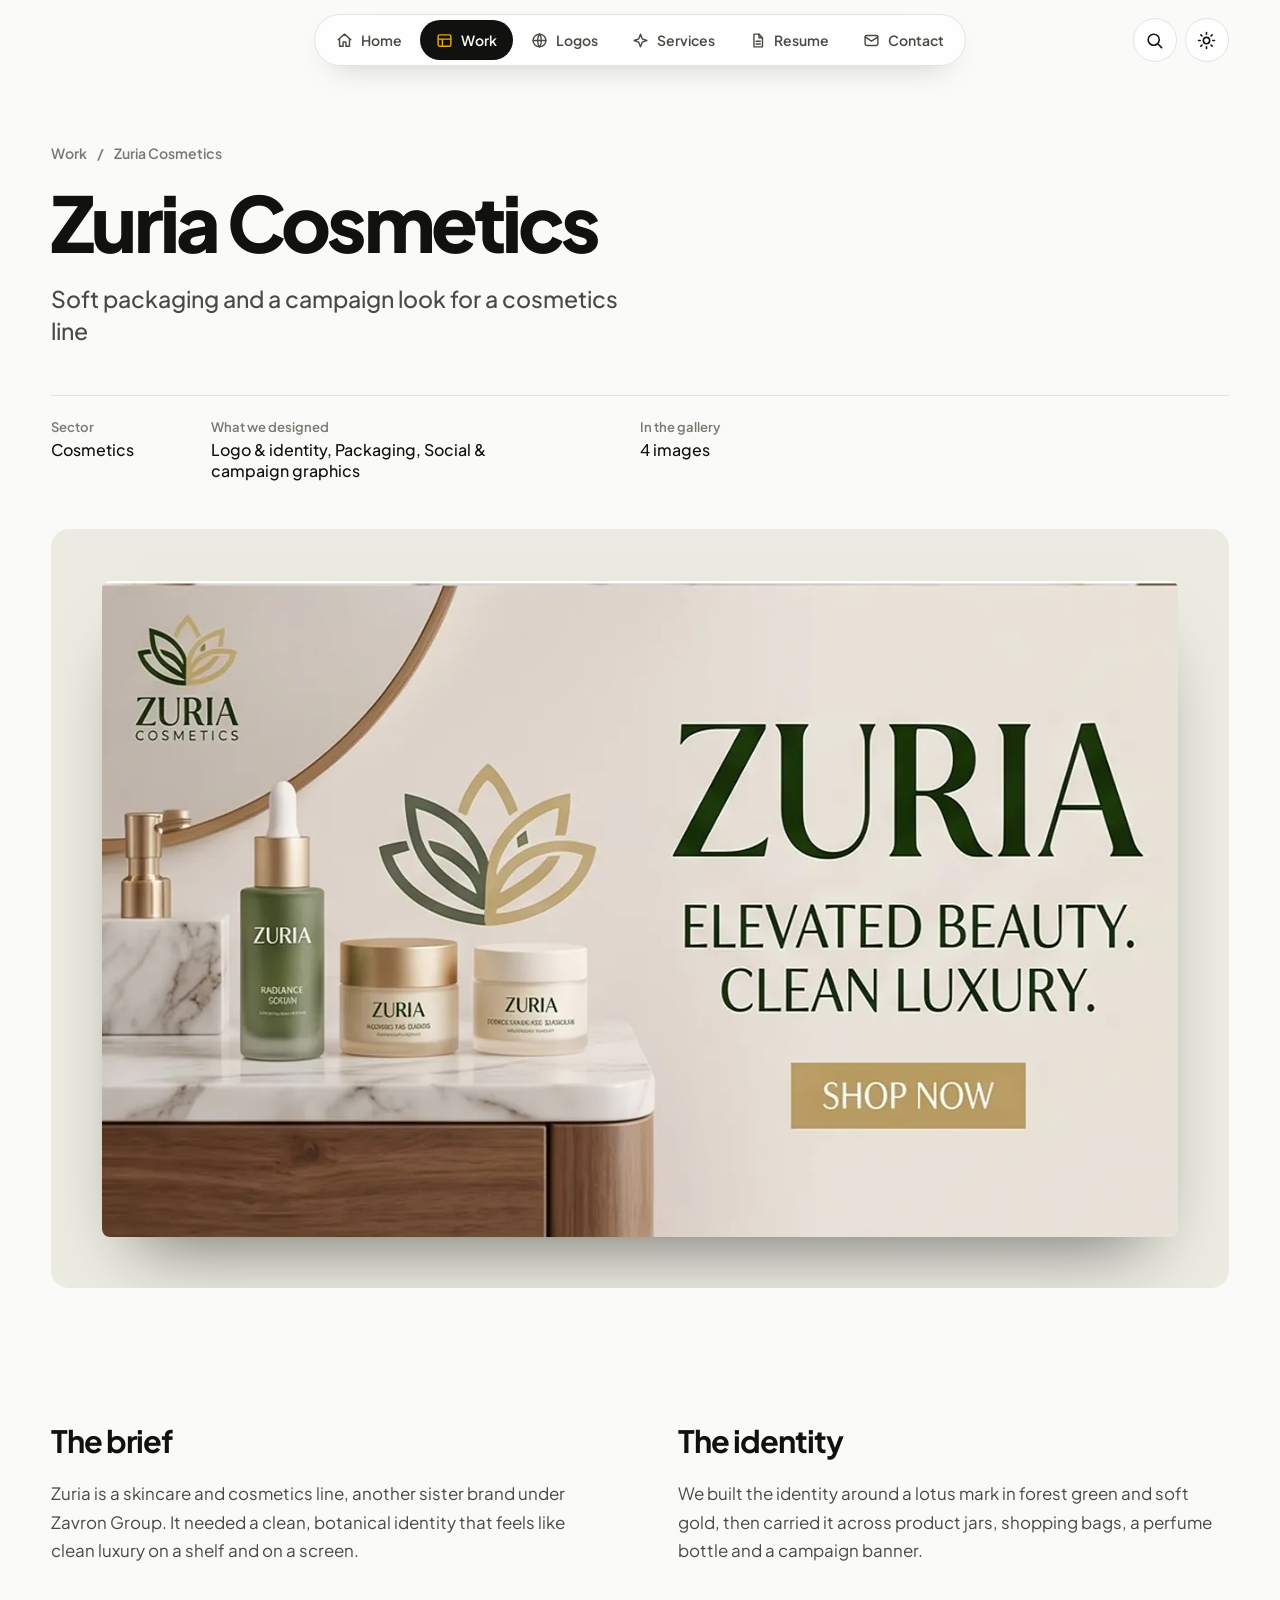
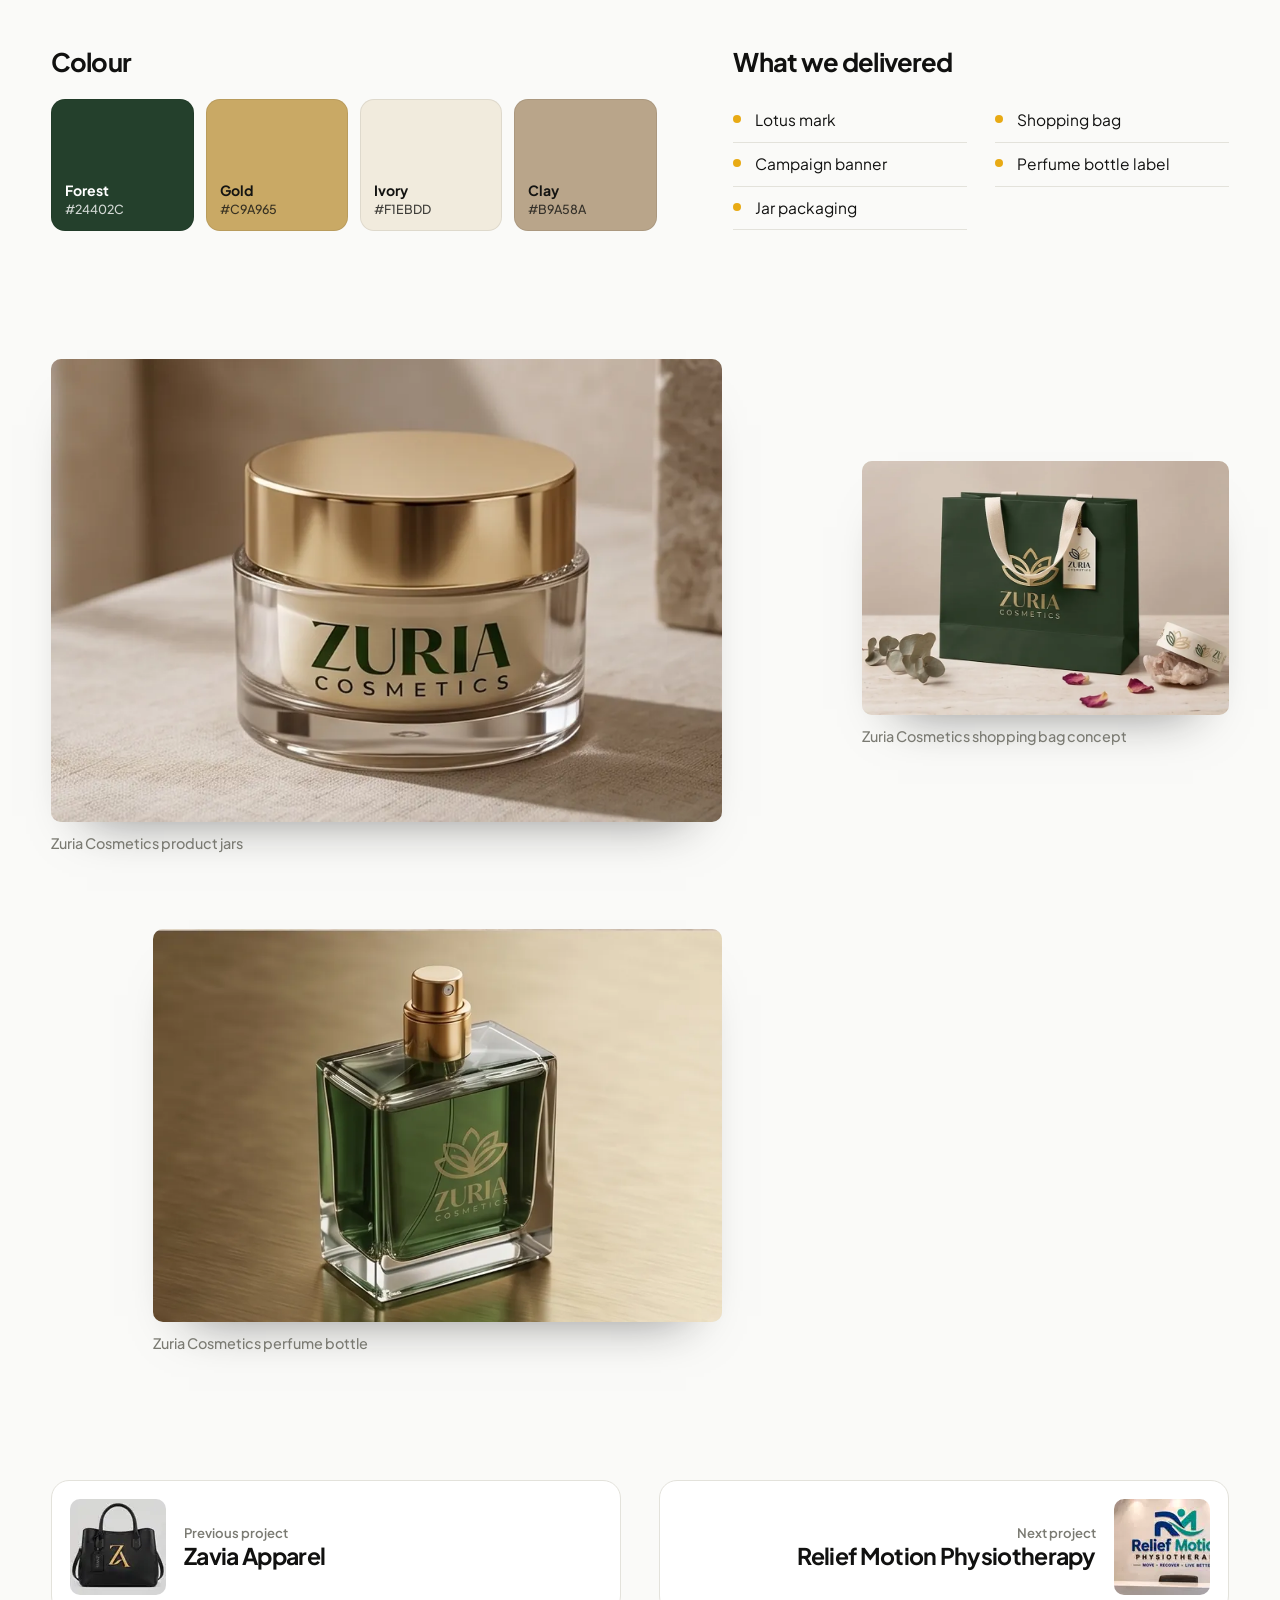
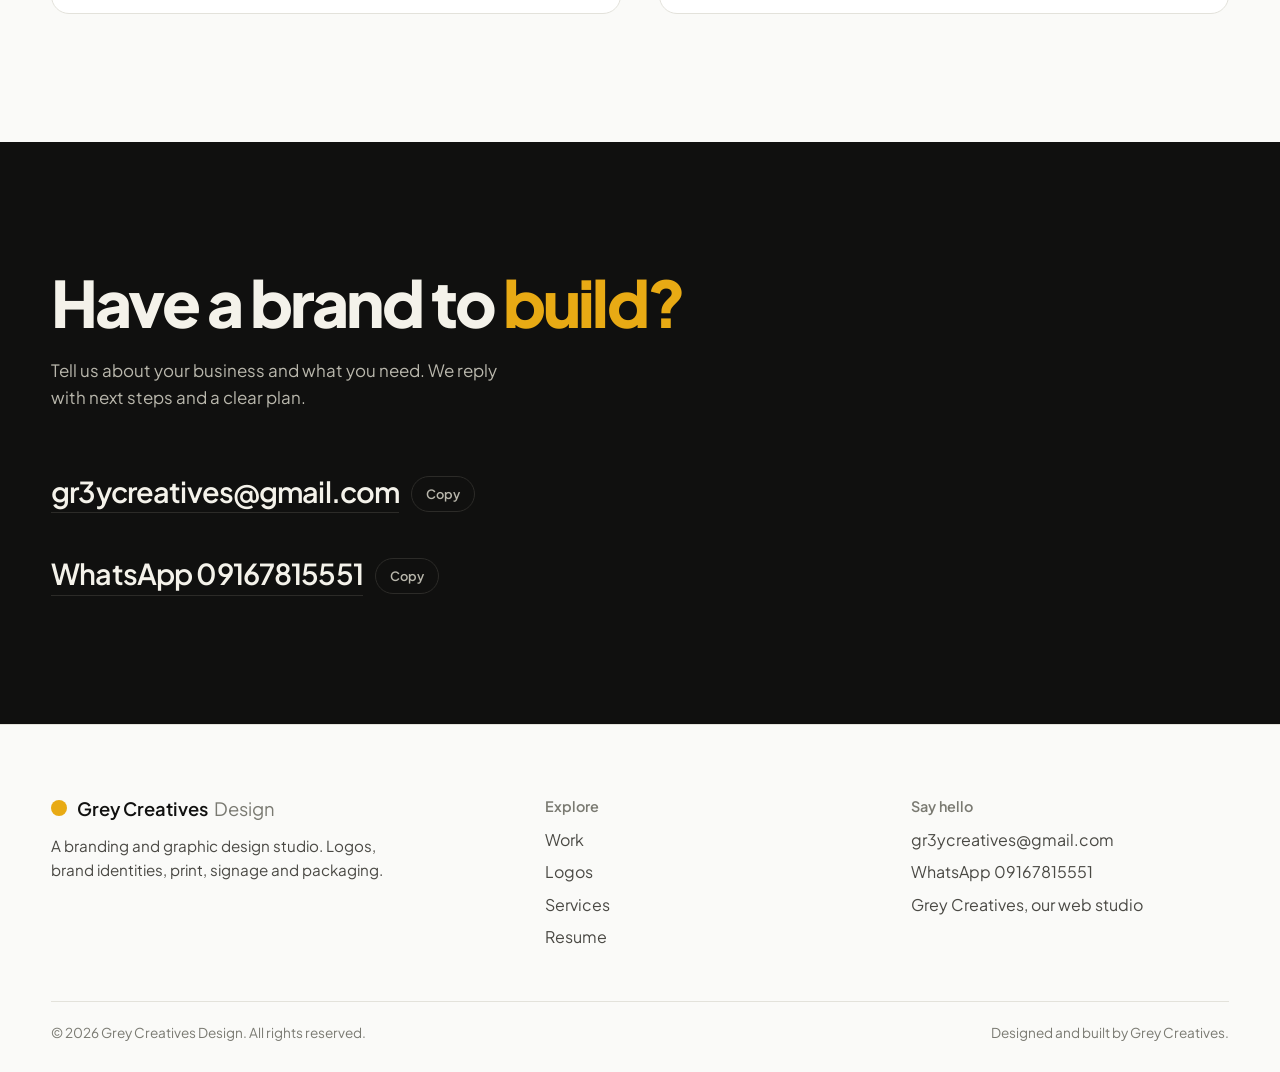
<file: work/zuria-cosmetics.html>
<!DOCTYPE html>
<html lang="en" data-root="../">
<head>
<meta charset="UTF-8">
<meta name="viewport" content="width=device-width, initial-scale=1">
<script>(function(){var t='light';try{var v=localStorage.getItem('gcd-theme');if(v==='dark'||v==='light'){t=v;}}catch(e){}if(t==='dark'){document.documentElement.setAttribute('data-theme','dark');}})();</script>
<title>Zuria Cosmetics | Grey Creatives Design</title>
<meta name="description" content="Soft packaging and a campaign look for a cosmetics line. A cosmetics identity from hero banner to jars, bags and perfume bottle.">
<meta name="theme-color" content="#FAFAF8">
<link rel="canonical" href="https://greycreativesdesign.vercel.app/work/zuria-cosmetics">
<link rel="icon" type="image/png" sizes="32x32" href="../assets/favicon-32.png">
<link rel="icon" type="image/png" sizes="48x48" href="../assets/favicon-48.png">
<link rel="shortcut icon" href="../favicon.ico">
<link rel="apple-touch-icon" href="../assets/apple-touch-icon.png">
<meta property="og:type" content="website">
<meta property="og:site_name" content="Grey Creatives Design">
<meta property="og:title" content="Zuria Cosmetics | Grey Creatives Design">
<meta property="og:description" content="Soft packaging and a campaign look for a cosmetics line. A cosmetics identity from hero banner to jars, bags and perfume bottle.">
<meta property="og:url" content="https://greycreativesdesign.vercel.app/work/zuria-cosmetics">
<meta property="og:image" content="https://greycreativesdesign.vercel.app/assets/img/projects/zuria-cosmetics/02.webp">
<meta name="twitter:card" content="summary_large_image">
<meta name="twitter:title" content="Zuria Cosmetics | Grey Creatives Design">
<meta name="twitter:description" content="Soft packaging and a campaign look for a cosmetics line. A cosmetics identity from hero banner to jars, bags and perfume bottle.">
<meta name="twitter:image" content="https://greycreativesdesign.vercel.app/assets/img/projects/zuria-cosmetics/02.webp">
<link rel="preload" href="../assets/fonts/plus-jakarta-sans-latin-wght-normal.woff2" as="font" type="font/woff2" crossorigin>
<link rel="stylesheet" href="../assets/css/site.css">

</head>
<body data-page="project">
<a class="skip" href="#main">Skip to content</a>
<header class="hd" id="siteHeader">
  <a class="hd-brand" href="../index.html" aria-label="Grey Creatives Design, home"><i></i>Grey Creatives <em>Design</em></a>
  <nav class="hd-nav" id="navLinks" aria-label="Main">
    <div class="nav-top"><a class="hd-brand" href="../index.html" style="display:flex"><i></i>Grey Creatives <em>Design</em></a><button type="button" class="nav-close" id="navClose"><svg class="" viewBox="0 0 24 24" fill="none" stroke="currentColor" stroke-width="2" stroke-linecap="round" stroke-linejoin="round" aria-hidden="true"><path d="M6 6l12 12M18 6L6 18"/></svg>Close</button></div>
    <a href="../index.html" class="nav-a" data-k="home" data-sec="top"><svg class="" viewBox="0 0 24 24" fill="none" stroke="currentColor" stroke-width="2" stroke-linecap="round" stroke-linejoin="round" aria-hidden="true"><path d="M3 11l9-8 9 8"/><path d="M5 10v10h5v-6h4v6h5V10"/></svg><span>Home</span></a>
    <a href="../work.html" class="nav-a is-cur" data-k="work" data-sec="identities"><svg class="" viewBox="0 0 24 24" fill="none" stroke="currentColor" stroke-width="2" stroke-linecap="round" stroke-linejoin="round" aria-hidden="true"><rect x="3" y="4" width="18" height="16" rx="2"/><path d="M3 10h18M9 10v10"/></svg><span>Work</span></a>
    <a href="../logos.html" class="nav-a" data-k="logos" data-sec="logos"><svg class="" viewBox="0 0 24 24" fill="none" stroke="currentColor" stroke-width="2" stroke-linecap="round" stroke-linejoin="round" aria-hidden="true"><circle cx="12" cy="12" r="9"/><path d="M12 3c3.2 3 3.2 15 0 18M12 3c-3.2 3-3.2 15 0 18M3 12h18"/></svg><span>Logos</span></a>
    <a href="../index.html#services" class="nav-a" data-k="services" data-sec="services"><svg class="" viewBox="0 0 24 24" fill="none" stroke="currentColor" stroke-width="2" stroke-linecap="round" stroke-linejoin="round" aria-hidden="true"><path d="M12 3l2.4 6.6L21 12l-6.6 2.4L12 21l-2.4-6.6L3 12l6.6-2.4z"/></svg><span>Services</span></a>
    <a href="../resume.html" class="nav-a" data-k="resume"><svg class="" viewBox="0 0 24 24" fill="none" stroke="currentColor" stroke-width="2" stroke-linecap="round" stroke-linejoin="round" aria-hidden="true"><path d="M7 3h7l5 5v13H7z"/><path d="M14 3v5h5M10 13h6M10 17h6"/></svg><span>Resume</span></a>
    <a href="#contact" class="nav-a" data-k="contact" data-sec="contact"><svg class="" viewBox="0 0 24 24" fill="none" stroke="currentColor" stroke-width="2" stroke-linecap="round" stroke-linejoin="round" aria-hidden="true"><rect x="3" y="5" width="18" height="14" rx="2"/><path d="M3 7l9 6 9-6"/></svg><span>Contact</span></a>
    <div class="nav-foot"><b>gr3ycreatives@gmail.com</b><span>WhatsApp 09167815551</span></div>
  </nav>
  <div class="hd-right">
    <button type="button" class="ibtn" id="searchBtn" aria-label="Search the site"><svg class="" viewBox="0 0 24 24" fill="none" stroke="currentColor" stroke-width="2" stroke-linecap="round" stroke-linejoin="round" aria-hidden="true"><circle cx="11" cy="11" r="7"/><path d="M21 21l-4.3-4.3"/></svg></button>
    <button type="button" class="ibtn" id="themeToggle" aria-label="Switch to dark mode" aria-pressed="false"><svg class="i-sun" viewBox="0 0 24 24" fill="none" stroke="currentColor" stroke-width="2" stroke-linecap="round" stroke-linejoin="round" aria-hidden="true"><circle cx="12" cy="12" r="4"/><path d="M12 2v2M12 20v2M4.9 4.9l1.4 1.4M17.7 17.7l1.4 1.4M2 12h2M20 12h2M4.9 19.1l1.4-1.4M17.7 6.3l1.4-1.4"/></svg><svg class="i-moon" viewBox="0 0 24 24" fill="none" stroke="currentColor" stroke-width="2" stroke-linecap="round" stroke-linejoin="round" aria-hidden="true"><path d="M20 14.5A8.5 8.5 0 0 1 9.5 4a8.5 8.5 0 1 0 10.5 10.5z"/></svg></button>
    <button type="button" class="nav-toggle" id="navToggle" aria-label="Open menu" aria-expanded="false" aria-controls="navLinks"><svg class="" viewBox="0 0 24 24" fill="none" stroke="currentColor" stroke-width="2" stroke-linecap="round" stroke-linejoin="round" aria-hidden="true"><path d="M4 8h16M4 16h16"/></svg><span>Menu</span></button>
  </div>
</header><main id="main">
<section class="ph pg" style="padding-bottom:clamp(28px,4vw,48px)"><div class="wrap">
  <nav class="crumbs" aria-label="Breadcrumb"><a href="../work.html">Work</a><span aria-hidden="true">/</span><span>Zuria Cosmetics</span></nav>
  <h1>Zuria Cosmetics</h1>
  <p class="ph-tag">Soft packaging and a campaign look for a cosmetics line</p>
  <dl class="ph-meta">
    <div><dt>Sector</dt><dd>Cosmetics</dd></div>
    <div><dt>What we designed</dt><dd>Logo &amp; identity, Packaging, Social &amp; campaign graphics</dd></div>
    <div><dt>In the gallery</dt><dd>4 images</dd></div>
  </dl>
</div></section>
<section><div class="wrap"><figure class="plead" style="--tone:#ECEBE1"><button type="button" data-lb="g" data-full="../assets/img/projects/zuria-cosmetics/01.webp" data-alt="Zuria Cosmetics hero banner concept" aria-label="Open image full size: Zuria Cosmetics hero banner concept"><img src="../assets/img/projects/zuria-cosmetics/01.webp" alt="Zuria Cosmetics hero banner concept" width="1200" height="656"></button></figure></div></section>
<section class="sec" style="padding-bottom:0"><div class="wrap">
  <div class="ov"><div><h3>The brief</h3><p>Zuria is a skincare and cosmetics line, another sister brand under Zavron Group. It needed a clean, botanical identity that feels like clean luxury on a shelf and on a screen.</p></div><div><h3>The identity</h3><p>We built the identity around a lotus mark in forest green and soft gold, then carried it across product jars, shopping bags, a perfume bottle and a campaign banner.</p></div></div>
  <div class="ov2"><div><h3>Colour</h3><div class="pal"><button type="button" class="sw" data-copy="#24402C" data-msg="#24402C copied" style="background:#24402C;color:#fff" aria-label="Copy Forest #24402C"><b>Forest</b><small>#24402C</small></button><button type="button" class="sw" data-copy="#C9A965" data-msg="#C9A965 copied" style="background:#C9A965;color:#141412" aria-label="Copy Gold #C9A965"><b>Gold</b><small>#C9A965</small></button><button type="button" class="sw" data-copy="#F1EBDD" data-msg="#F1EBDD copied" style="background:#F1EBDD;color:#141412" aria-label="Copy Ivory #F1EBDD"><b>Ivory</b><small>#F1EBDD</small></button><button type="button" class="sw" data-copy="#B9A58A" data-msg="#B9A58A copied" style="background:#B9A58A;color:#141412" aria-label="Copy Clay #B9A58A"><b>Clay</b><small>#B9A58A</small></button></div></div><div><h3>What we delivered</h3><ul class="dl"><li>Lotus mark</li><li>Campaign banner</li><li>Jar packaging</li><li>Shopping bag</li><li>Perfume bottle label</li></ul></div></div>
</div></section>
<section class="sec" style="padding-bottom:0"><div class="wrap"><div class="gal"><figure class="gi" data-p="0" style="--tone:#ECEBE1"><button type="button" data-lb="g" data-full="../assets/img/projects/zuria-cosmetics/02.webp" data-alt="Zuria Cosmetics product jars" aria-label="Open image full size: Zuria Cosmetics product jars"><img src="../assets/img/projects/zuria-cosmetics/02.webp" alt="Zuria Cosmetics product jars" width="900" height="621" loading="lazy" decoding="async"></button><figcaption>Zuria Cosmetics product jars</figcaption></figure>
<figure class="gi" data-p="1" style="--tone:#ECEBE1"><button type="button" data-lb="g" data-full="../assets/img/projects/zuria-cosmetics/03.webp" data-alt="Zuria Cosmetics shopping bag concept" aria-label="Open image full size: Zuria Cosmetics shopping bag concept"><img src="../assets/img/projects/zuria-cosmetics/03.webp" alt="Zuria Cosmetics shopping bag concept" width="900" height="621" loading="lazy" decoding="async"></button><figcaption>Zuria Cosmetics shopping bag concept</figcaption></figure>
<figure class="gi" data-p="2" style="--tone:#ECEBE1"><button type="button" data-lb="g" data-full="../assets/img/projects/zuria-cosmetics/04.webp" data-alt="Zuria Cosmetics perfume bottle" aria-label="Open image full size: Zuria Cosmetics perfume bottle"><img src="../assets/img/projects/zuria-cosmetics/04.webp" alt="Zuria Cosmetics perfume bottle" width="900" height="621" loading="lazy" decoding="async"></button><figcaption>Zuria Cosmetics perfume bottle</figcaption></figure></div><nav class="pager" aria-label="More projects">
  <a class="pg-link" href="zavia-apparel.html"><img src="../assets/img/thumbs/zavia-apparel.webp" alt="" width="96" height="96"><span><small>Previous project</small><b>Zavia Apparel</b></span></a>
  <a class="pg-link nx" href="relief-motion.html"><span><small>Next project</small><b>Relief Motion Physiotherapy</b></span><img src="../assets/img/thumbs/relief-motion.webp" alt="" width="96" height="96"></a>
</nav></div></section>
<div style="height:var(--sec)"></div>
</main>
<section class="pane contact cta-band" id="contact">
  <div class="wrap ct">
    <h2>Have a brand to <em>build?</em></h2>
    <p class="lead">Tell us about your business and what you need. We reply with next steps and a clear plan.</p>
    <div class="ct-lines">
      <div class="ct-line"><a class="big" href="mailto:gr3ycreatives@gmail.com">gr3ycreatives@gmail.com</a><button type="button" class="copy" data-copy="gr3ycreatives@gmail.com" data-msg="Email copied">Copy</button></div>
      <div class="ct-line"><a class="big" href="https://wa.me/2349167815551?text=Hello%20Grey%20Creatives%20Design%2C%20I%20saw%20the%20Zuria%20Cosmetics%20project%20and%20would%20like%20something%20similar." target="_blank" rel="noopener">WhatsApp 09167815551</a><button type="button" class="copy" data-copy="09167815551" data-msg="Number copied">Copy</button></div>
    </div>
  </div>
</section><footer class="ft">
  <div class="wrap">
    <div class="ft-grid">
      <div>
        <a class="ft-brand" href="../index.html"><i></i>Grey Creatives <em>Design</em></a>
        <p class="sm">A branding and graphic design studio. Logos, brand identities, print, signage and packaging.</p>
      </div>
      <div>
        <h4>Explore</h4>
        <ul>
          <li><a href="../work.html">Work</a></li>
          <li><a href="../logos.html">Logos</a></li>
          <li><a href="../index.html#services">Services</a></li>
          <li><a href="../resume.html">Resume</a></li>
        </ul>
      </div>
      <div>
        <h4>Say hello</h4>
        <ul>
          <li><a href="mailto:gr3ycreatives@gmail.com">gr3ycreatives@gmail.com</a></li>
          <li><a href="https://wa.me/2349167815551" target="_blank" rel="noopener">WhatsApp 09167815551</a></li>
          <li><a href="https://greycreatives.vercel.app/" target="_blank" rel="noopener">Grey Creatives, our web studio</a></li>
        </ul>
      </div>
    </div>
    <div class="ft-base"><span>&copy; 2026 Grey Creatives Design. All rights reserved.</span><span>Designed and built by Grey Creatives.</span></div>
  </div>
</footer><script src="../assets/js/data.js"></script>
<script src="../assets/js/core.js"></script>
</body>
</html>
</file>
<file: assets/css/site.css>
/* Grey Creatives Design: site styles. Light by default, gold accent, Plus Jakarta Sans. */

@font-face{font-family:"Plus Jakarta Sans";src:url("../fonts/plus-jakarta-sans-latin-wght-normal.woff2") format("woff2");font-weight:200 800;font-style:normal;font-display:swap}

:root{
  --bg:#FAFAF8; --surface:#FFFFFF; --ink:#111110; --ink-2:#4A4944; --ink-3:#7A7A72; --line:#E3E2DB; --hover:#F0EFEA;
  --gold:#E8AA14; --gold-2:#F2C230; --gold-ink:#7A5200; --gold-soft:rgba(232,170,20,.16);
  --pane:#10100F; --pane-ink:#F4F2EA; --pane-2:#B9B7AC; --pane-line:#2C2B28; --pane-surface:#1A1A18;
  --paper:#FFFFFF; --paper-ink:#171714; --paper-2:#5C5B53; --paper-line:#E7E5DC; --board:#1B1B19;
  --print:#FFFFFF;
  --ff-display:"Plus Jakarta Sans","Helvetica Neue",Arial,system-ui,sans-serif;
  --ff-body:"Plus Jakarta Sans","Helvetica Neue",Arial,system-ui,sans-serif;
  --gutter:clamp(16px,4vw,56px); --sec:clamp(72px,10vw,150px); --max:1280px;
  color-scheme:light;
}
:root[data-theme="dark"]{
  --bg:#0E0E0D; --surface:#161614; --ink:#F4F2EA; --ink-2:#C2C0B5; --ink-3:#8A897F; --line:#2A2927; --hover:#1E1E1C;
  --gold-ink:#F2C230; --gold-soft:rgba(232,170,20,.14);
  --pane:#060605; --pane-line:#262522; --pane-surface:#131312;
  --paper:#1B1A18; --paper-ink:#F1EFE7; --paper-2:#B2B0A5; --paper-line:#2E2D2A; --board:#2B2A27;
  --print:#EDEBE3;
  color-scheme:dark;
}

*,*::before,*::after{box-sizing:border-box}
html{scroll-behavior:smooth;-webkit-text-size-adjust:100%}
body{margin:0;background:var(--bg);color:var(--ink);font:400 1rem/1.6 var(--ff-body);-webkit-font-smoothing:antialiased;overflow-x:clip}
img{max-width:100%;display:block}
a{color:inherit}
button{font:inherit;color:inherit}
h1,h2,h3,h4{margin:0;font-family:var(--ff-display);font-weight:700;letter-spacing:-.035em;text-wrap:balance}
h1 em,h2 em{font-style:normal;color:var(--ink-3)}
.pane h2 em{color:var(--gold)}
p{margin:0}
ul{margin:0;padding:0;list-style:none}
:focus-visible{outline:2px solid var(--gold);outline-offset:3px;border-radius:6px}
.sr{position:absolute;width:1px;height:1px;overflow:hidden;clip:rect(0 0 0 0);white-space:nowrap}
.skip{position:absolute;left:12px;top:-60px;z-index:200;background:var(--ink);color:var(--bg);padding:10px 16px;border-radius:999px;text-decoration:none;font-weight:600}
.skip:focus{top:12px}
body.nav-open,body.lb-open,body.cp-open{overflow:hidden}

.wrap{width:100%;max-width:var(--max);margin-inline:auto;padding-inline:var(--gutter)}
.sec{padding-block:var(--sec)}
.pane{background:var(--pane);color:var(--pane-ink)}

/* ---------- buttons ---------- */
.btn{display:inline-flex;align-items:center;justify-content:center;gap:10px;height:52px;padding:0 26px;border-radius:999px;border:1px solid transparent;font:600 .95rem var(--ff-body);text-decoration:none;cursor:pointer;transition:background .25s,color .25s,border-color .25s,transform .25s;white-space:nowrap}
.btn svg{width:18px;height:18px;flex:none;transition:transform .25s}
.btn:hover svg{transform:translateX(3px)}
.btn-ink{background:var(--ink);color:var(--bg)}
.btn-ink:hover{background:var(--gold);color:#141412}
.btn-line{border-color:var(--ink);color:var(--ink);background:transparent}
.btn-line:hover{background:var(--ink);color:var(--bg)}
.btn-gold{background:var(--gold);color:#141412}
.btn-gold:hover{background:var(--gold-2)}
.pane .btn-line{border-color:var(--pane-2);color:var(--pane-ink)}
.pane .btn-line:hover{background:var(--pane-ink);color:var(--pane);border-color:var(--pane-ink)}
.cta-row{display:flex;flex-wrap:wrap;gap:12px}

/* ---------- header ---------- */
.hd{position:fixed;inset:0 0 auto 0;z-index:60;display:grid;grid-template-columns:1fr auto 1fr;align-items:center;padding:14px var(--gutter);pointer-events:none}
.hd>*{pointer-events:auto;position:relative}
.hd-brand{display:none;align-items:center;gap:10px;text-decoration:none;font:600 1rem var(--ff-body);letter-spacing:-.01em;white-space:nowrap}
.hd-brand i{width:14px;height:14px;border-radius:50%;background:var(--gold);flex:none}
.hd-brand em{font:400 1rem var(--ff-body);font-style:normal;color:var(--ink-3);margin-left:-3px}
.hd-nav{grid-column:2;justify-self:center;display:flex;align-items:center;gap:2px;padding:5px;border-radius:999px;background:color-mix(in srgb,var(--surface) 80%,transparent);-webkit-backdrop-filter:blur(16px) saturate(1.4);backdrop-filter:blur(16px) saturate(1.4);border:1px solid var(--line);box-shadow:0 12px 32px -20px rgba(0,0,0,.45)}
.hd-nav>a{display:inline-flex;align-items:center;gap:8px;height:40px;padding:0 16px;border-radius:999px;font:600 .875rem var(--ff-body);color:var(--ink-2);text-decoration:none;transition:background .2s,color .2s;white-space:nowrap}
.hd-nav>a svg{width:17px;height:17px;flex:none}
.hd-nav>a:hover{background:var(--hover);color:var(--ink)}
.hd-nav>a.is-cur{background:var(--ink);color:var(--bg)}
.hd-nav>a.is-cur svg{color:var(--gold)}
.hd-right{grid-column:3;justify-self:end;display:flex;gap:8px;align-items:center}
.ibtn{width:44px;height:44px;border-radius:50%;border:1px solid var(--line);background:color-mix(in srgb,var(--surface) 80%,transparent);-webkit-backdrop-filter:blur(14px);backdrop-filter:blur(14px);display:grid;place-items:center;color:var(--ink);cursor:pointer;transition:background .2s,border-color .2s}
.ibtn:hover{background:var(--hover);border-color:var(--ink-3)}
.ibtn svg{width:19px;height:19px}
.ibtn .i-moon{display:none}
:root[data-theme="dark"] .ibtn .i-sun{display:none}
:root[data-theme="dark"] .ibtn .i-moon{display:block}
.nav-toggle{display:none;height:44px;padding:0 16px;border-radius:999px;border:1px solid var(--ink);background:var(--ink);color:var(--bg);font:600 .9rem var(--ff-body);align-items:center;gap:10px;cursor:pointer}
.nav-toggle svg{width:18px;height:18px}
.nav-top,.nav-foot{display:none}

@media (max-width:960px){
  .hd{grid-template-columns:1fr auto;padding-block:10px}
  .hd::before{content:"";position:absolute;inset:0;background:color-mix(in srgb,var(--bg) 88%,transparent);-webkit-backdrop-filter:blur(14px);backdrop-filter:blur(14px);border-bottom:1px solid var(--line);pointer-events:none}
  .hd-brand{display:flex}
  .nav-toggle{display:inline-flex}
  .hd-right{grid-column:2;gap:6px}
  .hd-nav{position:fixed;inset:0;z-index:80;justify-self:stretch;flex-direction:column;align-items:stretch;justify-content:flex-start;gap:0;padding:0;border:0;border-radius:0;box-shadow:none;background:var(--bg);-webkit-backdrop-filter:none;backdrop-filter:none;overflow-y:auto;visibility:hidden;opacity:0;transform:translateY(-14px);transition:opacity .25s,transform .3s,visibility 0s .3s}
  .hd-nav.open{visibility:visible;opacity:1;transform:none;transition:opacity .25s,transform .3s}
  .nav-top{display:flex;align-items:center;justify-content:space-between;padding:10px var(--gutter);min-height:64px;border-bottom:1px solid var(--line)}
  .nav-close{display:inline-flex;align-items:center;gap:8px;height:44px;padding:0 18px 0 14px;border-radius:999px;border:1px solid var(--ink);background:transparent;color:var(--ink);font:600 .9rem var(--ff-body);cursor:pointer}
  .nav-close svg{width:18px;height:18px}
  .hd-nav>a{height:auto;padding:14px var(--gutter);border-radius:0;border-bottom:1px solid var(--line);font:600 clamp(1.8rem,8.6vw,2.6rem)/1.1 var(--ff-display);letter-spacing:-.035em;color:var(--ink);gap:16px}
  .hd-nav>a svg{width:22px;height:22px;color:var(--gold-ink)}
  .hd-nav>a:hover{background:var(--hover)}
  .hd-nav>a.is-cur{background:var(--gold-soft);color:var(--ink)}
  .hd-nav>a.is-cur svg{color:var(--gold-ink)}
  .nav-foot{display:grid;gap:6px;padding:26px var(--gutter) 40px;color:var(--ink-2);font-size:.95rem}
  .nav-foot b{font:600 1.05rem var(--ff-body);color:var(--ink)}
}
@media (max-width:520px){
  .hd-brand{font-size:.9rem;gap:8px}.hd-brand em{font-size:1rem}.hd-brand i{width:12px;height:12px}
  .ibtn{width:40px;height:40px}.ibtn svg{width:18px;height:18px}
  .nav-toggle{height:40px;padding:0 13px;gap:8px}
  .hd-right{gap:5px}
}
@media (max-width:440px){ .hd-brand em{display:none} }

/* ---------- hero ---------- */
.hero{position:relative;padding:clamp(118px,15vh,164px) 0 clamp(40px,7vh,88px);min-height:min(100svh,960px);display:flex;align-items:center;overflow:clip}
.hero::before{content:"";position:absolute;right:-8%;top:8%;width:min(62vw,820px);aspect-ratio:1;border-radius:50%;background:radial-gradient(closest-side,var(--gold-soft),transparent 72%);pointer-events:none}
.hero-grid{position:relative;display:grid;grid-template-columns:minmax(0,1fr) minmax(0,1.04fr);gap:clamp(20px,4vw,72px);align-items:center}
.pill{display:inline-flex;align-items:center;gap:10px;padding:8px 16px 8px 12px;border:1px solid var(--line);border-radius:999px;background:var(--surface);font:600 .82rem var(--ff-body);color:var(--ink-2)}
.pill i{width:8px;height:8px;border-radius:50%;background:var(--gold)}
.hero h1{margin-top:24px;font-size:clamp(2.7rem,4.2vw,4.9rem);line-height:1.04;letter-spacing:-.045em;font-weight:800}
.hero h1 .nw{white-space:nowrap}
.hero h1 em{display:block;white-space:nowrap}
.lede{margin-top:26px;max-width:31em;font-size:clamp(1.04rem,1.35vw,1.2rem);line-height:1.65;color:var(--ink-2)}
.hero .cta-row{margin-top:32px}
.hero-fields{margin-top:30px;max-width:30em;font-size:.92rem;color:var(--ink-3)}

.collage{position:relative;width:100%;aspect-ratio:1/1.06}
.cl{position:absolute;left:var(--x);top:var(--y);width:var(--w);z-index:var(--z);padding:clamp(3px,.5vw,6px);background:var(--print);border-radius:8px;box-shadow:0 26px 40px -24px rgba(17,17,16,.6),0 2px 6px rgba(17,17,16,.14);transform:translate(var(--px,0px),var(--py,0px)) rotate(var(--r));transition:transform .5s cubic-bezier(.2,.9,.3,1),box-shadow .3s;animation:clDrop 1s cubic-bezier(.2,.9,.3,1) backwards;animation-delay:calc(var(--i) * 90ms + 120ms);will-change:transform;text-decoration:none}
.cl img{width:100%;height:auto;border-radius:4px}
.cl:hover,.cl:focus-visible{transform:translate(var(--px,0px),var(--py,0px)) rotate(0deg) scale(1.09);z-index:40;box-shadow:0 40px 60px -26px rgba(17,17,16,.7),0 2px 8px rgba(17,17,16,.18)}
.cl-tag{position:absolute;left:10px;bottom:10px;padding:5px 11px;border-radius:999px;background:var(--ink);color:var(--bg);font:600 .72rem var(--ff-body);opacity:0;transform:translateY(6px);transition:opacity .25s,transform .25s;pointer-events:none;white-space:nowrap}
.cl:hover .cl-tag,.cl:focus-visible .cl-tag{opacity:1;transform:none}
@keyframes clDrop{from{opacity:0;transform:translate(0,46px) rotate(calc(var(--r) - 12deg)) scale(.9)}}

.sticker{position:absolute;left:-3%;bottom:7%;z-index:45;width:clamp(92px,9.5vw,136px);aspect-ratio:1;display:grid;place-items:center;border-radius:50%;background:var(--gold);color:#141412;text-decoration:none;box-shadow:0 16px 30px -16px rgba(120,80,0,.7);transition:transform .35s cubic-bezier(.2,.9,.3,1)}
.sticker:hover{transform:scale(1.1) rotate(8deg)}
.sticker svg.ring{position:absolute;inset:0;width:100%;height:100%;animation:spin 26s linear infinite}
.sticker svg.arr{width:34%;height:34%}
.sticker text{font:700 10.4px var(--ff-body);fill:currentColor}
@keyframes spin{to{transform:rotate(360deg)}}

/* ---------- crossed bands ---------- */
.bands{position:relative;height:clamp(150px,17vw,220px);overflow:hidden}
.band{position:absolute;left:-6%;width:112%;display:flex;overflow:hidden;white-space:nowrap;padding:clamp(10px,1.4vw,18px) 0}
.band.a{background:var(--gold);color:#141412;top:26%;transform:rotate(-2.4deg);z-index:2}
.band.b{background:var(--ink);color:var(--bg);top:38%;transform:rotate(2deg);z-index:1}
.band-track{display:flex;flex:none;animation:marq 70s linear infinite}
.band.b .band-track{animation-direction:reverse;animation-duration:90s}
.band-set{display:flex;flex:none;align-items:center}
.band-set span{display:inline-flex;align-items:center;font:600 clamp(1.3rem,2.7vw,2.2rem)/1.2 var(--ff-display);letter-spacing:-.03em}
.band-set span::after{content:"";width:.5em;height:.5em;margin:0 1.1em;background:currentColor;clip-path:polygon(50% 0,62% 38%,100% 50%,62% 62%,50% 100%,38% 62%,0 50%,38% 38%);opacity:.8}
@keyframes marq{to{transform:translateX(-50%)}}

/* ---------- section heading ---------- */
.sh{display:flex;justify-content:space-between;align-items:flex-end;gap:20px 40px;flex-wrap:wrap;margin-bottom:clamp(32px,5vw,64px)}
.sh h2{font-size:clamp(2.1rem,4.2vw,3.8rem);line-height:1.04;letter-spacing:-.04em;max-width:13em}
.sh p{max-width:28em;color:var(--ink-2);font-size:1.04rem}
.pane .sh p{color:var(--pane-2)}
.link{display:inline-flex;align-items:center;gap:8px;font-weight:600;text-decoration:none;border-bottom:1.5px solid currentColor;padding-bottom:3px}
.link svg{width:16px;height:16px;transition:transform .25s}
.link:hover svg{transform:translateX(3px)}

/* ---------- the book ---------- */
.bk{position:relative;max-width:1100px;margin:0 auto}
.bk-board{position:relative;padding:14px;border-radius:22px;background:var(--board);box-shadow:0 60px 90px -46px rgba(0,0,0,.65),inset 0 0 0 1px rgba(255,255,255,.07)}
.bk-spread{position:relative;display:grid;grid-template-columns:1fr 1fr;height:clamp(460px,46vw,580px);outline:none;border-radius:6px;background:var(--paper);box-shadow:0 1px 0 var(--paper-line),0 4px 0 var(--paper),0 5px 0 var(--paper-line),0 8px 0 var(--paper),0 9px 0 var(--paper-line);touch-action:pan-y;perspective:2600px}
.bk-spread:focus-visible{box-shadow:0 0 0 3px var(--gold)}
.bk-page{position:relative;overflow:hidden;display:flex;flex-direction:column;padding:clamp(22px,3.2vw,44px);background:var(--paper);color:var(--paper-ink);min-width:0;backface-visibility:hidden;-webkit-backface-visibility:hidden}
.bk-left{border-radius:6px 0 0 6px}
.bk-right{border-radius:0 6px 6px 0;padding:clamp(16px,2.4vw,30px)}
.bk-left::after,.bk-right::before{content:"";position:absolute;top:0;bottom:0;width:60px;pointer-events:none;z-index:2}
.bk-left::after{right:0;background:linear-gradient(90deg,transparent,rgba(40,30,10,.14))}
.bk-right::before{left:0;background:linear-gradient(270deg,transparent,rgba(40,30,10,.14))}
.bk-spine{position:absolute;top:0;bottom:0;left:50%;width:1px;background:rgba(0,0,0,.18);z-index:3;pointer-events:none}
.bk-ribbon{position:absolute;top:-9px;left:calc(50% + 28px);width:16px;height:88px;z-index:6;pointer-events:none;background:var(--gold);clip-path:polygon(0 0,100% 0,100% 100%,50% 86%,0 100%);box-shadow:0 8px 12px rgba(0,0,0,.2)}
.bk-meta{display:flex;justify-content:space-between;align-items:center;gap:10px;font:600 .8rem var(--ff-body);color:var(--paper-2)}
.bk-meta b{color:var(--paper-ink)}
.bk-sector{padding:5px 12px;border-radius:999px;border:1px solid var(--paper-line);white-space:nowrap}
.bk-h{margin:clamp(14px,2.2vw,26px) 0 10px;font-size:clamp(1.9rem,3.3vw,3rem);line-height:1.02;letter-spacing:-.025em}
.bk-tagline{font:500 clamp(1rem,1.4vw,1.15rem)/1.4 var(--ff-body);color:var(--paper-ink)}
.bk-focus{margin-top:14px;font-size:.93rem;line-height:1.62;color:var(--paper-2);max-width:30em}
.bk-pal{display:flex;gap:8px;margin-top:auto;padding-top:18px}
.bk-pal i{width:26px;height:26px;border-radius:50%;box-shadow:inset 0 0 0 1px rgba(0,0,0,.12)}
.bk-actions{display:flex;flex-wrap:wrap;gap:10px;margin-top:18px}
.bk-open{display:inline-flex;align-items:center;gap:9px;height:46px;padding:0 22px;border-radius:999px;background:var(--paper-ink);color:var(--paper);font:600 .9rem var(--ff-body);text-decoration:none;transition:background .25s,color .25s,transform .25s}
.bk-open svg{width:17px;height:17px}
.bk-open:hover{background:var(--gold);color:#141412;transform:translateY(-2px)}
.bk-no{position:absolute;bottom:14px;font:600 .75rem var(--ff-body);color:var(--paper-2);opacity:.7}
.bk-left .bk-no{left:clamp(22px,3.2vw,44px)}.bk-right .bk-no{right:clamp(22px,3.2vw,44px)}
.bk-fig{position:relative;flex:1;min-height:0;border-radius:4px;overflow:hidden;background:var(--tone,#ddd);display:grid;place-items:center}
.bk-fig .bg{position:absolute;inset:-12%;background-size:cover;background-position:center;filter:blur(26px) saturate(1.1);opacity:.55;transform:scale(1.1)}
.bk-fig img{position:relative;max-width:100%;max-height:100%;width:auto;height:auto;object-fit:contain;box-shadow:0 20px 40px -20px rgba(0,0,0,.5)}
.bk-cap{margin-top:12px;text-align:center;font:600 .78rem var(--ff-body);color:var(--paper-2);padding-bottom:12px}
.bk-corner{position:absolute;bottom:0;width:56px;height:56px;z-index:7;border:0;background:none;cursor:pointer;padding:0;transition:width .3s,height .3s}
.bk-corner::before{content:"";position:absolute;inset:0}
.bk-corner.nx{right:0}.bk-corner.pv{left:0}
.bk-corner.nx::before{background:linear-gradient(135deg,transparent 50%,#dcd5c0 50%,#efe9d6 70%,#fffefb 100%);border-bottom-right-radius:6px;box-shadow:-3px -3px 8px -3px rgba(0,0,0,.25)}
.bk-corner.pv::before{background:linear-gradient(225deg,transparent 50%,#dcd5c0 50%,#efe9d6 70%,#fffefb 100%);border-bottom-left-radius:6px;box-shadow:3px -3px 8px -3px rgba(0,0,0,.25)}
.bk-corner:hover:not(:disabled){width:84px;height:84px}
.bk-corner:disabled{display:none}
.bk-leaf{position:absolute;top:0;bottom:0;left:50%;width:50%;z-index:5;transform-origin:0 50%;transform-style:preserve-3d;transition:transform .95s cubic-bezier(.62,.04,.25,1);pointer-events:none}
.bk-leaf.prev{left:0;transform-origin:100% 50%}
.bk-leaf.go{transform:rotateY(-180deg)}
.bk-leaf.prev.go{transform:rotateY(180deg)}
.bk-face{position:absolute;inset:0;backface-visibility:hidden;-webkit-backface-visibility:hidden}
.bk-face.b{transform:rotateY(180deg)}
.bk-leaf .bk-page{height:100%;box-shadow:0 0 34px rgba(30,20,0,.18)}
@media (prefers-reduced-motion:no-preference){
  .bk:not(.opened) .bk-spread{opacity:0}
  .bk.opened .bk-sr{transform-origin:0 50%;animation:bkOpen 1.15s cubic-bezier(.55,.05,.2,1) both}
  .bk.opened .bk-sl{animation:bkFade .9s ease both}
  @keyframes bkOpen{from{transform:rotateY(-96deg);box-shadow:-40px 0 60px rgba(0,0,0,.25)}to{transform:none}}
  @keyframes bkFade{from{opacity:0}to{opacity:1}}
}
.bk-ctrl{display:flex;align-items:center;justify-content:center;gap:16px;margin-top:34px;flex-wrap:wrap}
.bk-arrow{width:48px;height:48px;border-radius:50%;border:1px solid var(--line);background:var(--surface);color:var(--ink);display:grid;place-items:center;cursor:pointer;transition:background .2s,color .2s,transform .2s}
.bk-arrow svg{width:18px;height:18px}
.bk-arrow:hover:not(:disabled){background:var(--ink);color:var(--bg);transform:translateY(-2px)}
.bk-arrow:disabled{opacity:.35;cursor:default}
.bk-dots{display:flex;gap:6px;align-items:center;flex-wrap:wrap;justify-content:center}
.bk-dots button{min-width:38px;height:38px;padding:0 6px;border-radius:999px;border:1px solid var(--line);background:transparent;color:var(--ink-3);font:600 .78rem var(--ff-body);cursor:pointer;transition:background .2s,color .2s,border-color .2s,min-width .3s}
.bk-dots button:hover{border-color:var(--ink);color:var(--ink)}
.bk-dots button[aria-current="true"]{background:var(--gold);border-color:var(--gold);color:#141412;min-width:50px}
.bk-hint{margin-top:14px;text-align:center;font-size:.85rem;color:var(--ink-3)}
.bk-live{position:absolute;width:1px;height:1px;overflow:hidden;clip:rect(0 0 0 0)}
@media (max-width:820px){
  .bk-board{padding:9px;border-radius:16px}
  .bk-spread{grid-template-columns:1fr;height:auto;perspective:none}
  .bk-right{order:-1;border-radius:6px 6px 0 0;padding:12px 12px 0}
  .bk-right .bk-cap,.bk-right .bk-no{display:none}
  .bk-fig{flex:none;aspect-ratio:4/3}
  .bk-left{border-radius:0 0 6px 6px;padding:22px 20px 26px}
  .bk-left::after,.bk-right::before,.bk-spine,.bk-ribbon,.bk-corner{display:none}
  .bk-left .bk-no{display:none}
  .bk-pal{padding-top:16px;margin-top:0}
  .bk-spread.turn-n .bk-page{animation:bkSlideN .5s cubic-bezier(.2,.9,.3,1) both}
  .bk-spread.turn-p .bk-page{animation:bkSlideP .5s cubic-bezier(.2,.9,.3,1) both}
  @keyframes bkSlideN{from{opacity:0;transform:translateX(26px)}}
  @keyframes bkSlideP{from{opacity:0;transform:translateX(-26px)}}
}

/* ---------- logo globe ---------- */
.logos-pane{position:relative;overflow:hidden}
.gl-wrap{position:relative}
.gl-stage{position:relative;height:clamp(420px,56vw,680px);margin:0 auto;touch-action:pan-y;cursor:grab;user-select:none;-webkit-user-select:none}
.gl-stage.grab{cursor:grabbing}
.gl-stage::before{content:"";position:absolute;left:50%;top:50%;width:min(72%,560px);aspect-ratio:1;transform:translate(-50%,-50%);border-radius:50%;background:radial-gradient(closest-side,rgba(232,170,20,.26),rgba(232,170,20,.06) 60%,transparent 74%);pointer-events:none}
.gl-ring{position:absolute;left:50%;top:50%;border-radius:50%;border:1px solid rgba(255,255,255,.1);pointer-events:none;transform:translate(-50%,-50%)}
.gl-ring.r1{width:min(92%,700px);aspect-ratio:1}
.gl-ring.r2{width:min(70%,540px);aspect-ratio:1;border-style:dashed;border-color:rgba(232,170,20,.22);animation:spin 80s linear infinite reverse}
.gl-ring.r3{width:min(100%,780px);aspect-ratio:2.6/1;border-color:rgba(255,255,255,.07);transform:translate(-50%,-50%) rotate(-14deg)}
.gl-field{position:absolute;inset:0}
.gl-tile{position:absolute;left:0;top:0;padding:0;border:0;border-radius:14px;overflow:hidden;cursor:pointer;background:#fff;box-shadow:0 10px 24px -8px rgba(0,0,0,.65),0 0 0 2px rgba(255,255,255,.14);will-change:transform,opacity;-webkit-tap-highlight-color:transparent}
.gl-tile img{width:100%;height:100%;object-fit:cover;pointer-events:none}
.gl-tile:focus-visible{outline:3px solid var(--gold);outline-offset:3px}
.gl-tip{position:absolute;left:0;top:0;z-index:500;padding:7px 14px;border-radius:999px;background:var(--gold);color:#141412;font:700 .8rem var(--ff-body);white-space:nowrap;pointer-events:none;opacity:0;transition:opacity .2s;box-shadow:0 10px 20px -10px rgba(0,0,0,.6)}
.gl-tip.on{opacity:1}
.gl-hint{margin-top:8px;text-align:center;color:var(--pane-2);font-size:.92rem}
.gl-hint b{color:var(--pane-ink)}

/* ---------- lightbox ---------- */
.lb{position:fixed;inset:0;z-index:300;display:none;align-items:center;justify-content:center;background:rgba(10,10,9,.92);-webkit-backdrop-filter:blur(8px);backdrop-filter:blur(8px)}
.lb.open{display:flex;animation:lbIn .25s ease}
@keyframes lbIn{from{opacity:0}}
.lb figure{margin:0;display:grid;gap:14px;justify-items:center;max-width:min(1100px,92vw);max-height:92vh;padding:56px 0 24px}
.lb img{max-width:100%;max-height:calc(100vh - 170px);width:auto;height:auto;border-radius:10px;background:#fff;box-shadow:0 40px 80px -30px #000;animation:lbPop .35s cubic-bezier(.2,.9,.3,1)}
@keyframes lbPop{from{opacity:0;transform:scale(.94)}}
.lb figcaption{color:#F4F2EA;font:500 1rem var(--ff-body);text-align:center;max-width:36em}
.lb-count{position:absolute;left:var(--gutter);top:22px;color:#B9B7AC;font:600 .85rem var(--ff-body)}
.lb-x{position:absolute;right:var(--gutter);top:14px;display:inline-flex;align-items:center;gap:8px;height:44px;padding:0 18px 0 14px;border-radius:999px;border:1px solid rgba(255,255,255,.35);background:rgba(255,255,255,.08);color:#F4F2EA;font:600 .9rem var(--ff-body);cursor:pointer}
.lb-x svg{width:18px;height:18px}
.lb-x:hover{background:#F4F2EA;color:#111}
.lb-nav{position:absolute;top:50%;transform:translateY(-50%);width:52px;height:52px;border-radius:50%;border:1px solid rgba(255,255,255,.3);background:rgba(255,255,255,.08);color:#F4F2EA;display:grid;place-items:center;cursor:pointer}
.lb-nav svg{width:20px;height:20px}
.lb-nav:hover{background:#F4F2EA;color:#111}
.lb-nav.pv{left:max(12px,2vw)}.lb-nav.nx{right:max(12px,2vw)}
@media (max-width:640px){ .lb-nav{top:auto;bottom:18px;transform:none} .lb-nav.pv{left:var(--gutter)} .lb-nav.nx{right:var(--gutter)} .lb figure{padding-bottom:84px} }

/* ---------- services ---------- */
.svc{display:grid;grid-template-columns:minmax(0,.86fr) minmax(0,1.14fr);gap:clamp(32px,6vw,96px);align-items:start}
.svc-stage{position:sticky;top:112px;width:100%;max-width:500px;aspect-ratio:1/1;margin-inline:auto}
.svc-pic{position:absolute;inset:0;padding:8px;background:var(--print);border-radius:12px;box-shadow:0 30px 50px -28px rgba(17,17,16,.55),0 2px 6px rgba(17,17,16,.12);transform:translate(var(--tx),var(--ty)) rotate(var(--r));transition:transform .7s cubic-bezier(.2,.9,.3,1)}
.svc-pic img{width:100%;height:100%;object-fit:cover;border-radius:6px}
.svc-pic.on{transform:none;z-index:20}
.svc-list{border-bottom:1px solid var(--line)}
.svc-item{border-top:1px solid var(--line)}
.svc-row{width:100%;display:flex;align-items:center;justify-content:space-between;gap:20px;padding:clamp(18px,2.4vw,28px) 0;background:none;border:0;text-align:left;cursor:pointer}
.svc-row h3{font-size:clamp(1.7rem,3vw,2.7rem);line-height:1.05;transition:transform .35s cubic-bezier(.2,.9,.3,1),color .25s}
.svc-row .go{flex:none;width:44px;height:44px;border-radius:50%;border:1px solid var(--line);display:grid;place-items:center;transition:background .25s,border-color .25s,transform .35s}
.svc-row .go svg{width:18px;height:18px}
.svc-item.on h3{transform:translateX(10px);color:var(--ink)}
.svc-item.on .go{background:var(--gold);border-color:var(--gold);color:#141412;transform:rotate(-45deg)}
.svc-more{display:grid;grid-template-rows:0fr;transition:grid-template-rows .4s ease}
.svc-more>div{overflow:hidden}
.svc-item.on .svc-more{grid-template-rows:1fr}
.svc-more p{max-width:30em;padding:0 0 clamp(18px,2.4vw,28px) 10px;color:var(--ink-2)}
.svc-more a{margin-left:10px;display:inline-block;margin-bottom:22px}
@media (max-width:860px){
  .svc{grid-template-columns:1fr}
  .svc-stage{position:relative;top:auto;max-width:340px;aspect-ratio:1/1}
}

/* ---------- process: stairs ---------- */
.steps{display:grid;grid-template-columns:repeat(4,minmax(0,1fr));gap:clamp(16px,2.2vw,32px);align-items:start}
.step{position:relative;padding-top:22px;border-top:2px solid var(--ink)}
.step:nth-child(2){margin-top:clamp(28px,4vw,56px)}
.step:nth-child(3){margin-top:clamp(56px,8vw,112px)}
.step:nth-child(4){margin-top:clamp(84px,12vw,168px)}
.step::before{content:"";position:absolute;left:0;top:-7px;width:12px;height:12px;border-radius:50%;background:var(--gold)}
.step b{display:block;font:800 clamp(3.4rem,6vw,5.4rem)/.9 var(--ff-display);color:var(--gold);letter-spacing:-.05em}
.step h3{margin-top:14px;font-size:clamp(1.5rem,2.2vw,2rem)}
.step p{margin-top:10px;color:var(--ink-2);font-size:.97rem;max-width:22em}
@media (max-width:860px){
  .steps{grid-template-columns:1fr;gap:0;padding-left:26px;border-left:2px solid var(--ink)}
  .step{border-top:0;margin-top:0!important;padding:0 0 36px}
  .step::before{left:-33px;top:10px}
  .step b{font-size:3.2rem}
}

/* ---------- contact ---------- */
.contact{padding-block:var(--sec)}
.ct-grid{display:grid;grid-template-columns:minmax(0,1fr) minmax(0,1fr);gap:clamp(32px,6vw,96px);align-items:start}
.ct h2{font-size:clamp(2.4rem,5vw,4.6rem);line-height:1.02;letter-spacing:-.045em;font-weight:800}

.ct p.lead{margin-top:22px;max-width:28em;color:var(--pane-2);font-size:1.06rem}
.ct-lines{margin-top:34px;display:grid;gap:14px}
.ct-line{display:flex;align-items:center;gap:12px;flex-wrap:wrap}
.ct-line a.big{font:600 clamp(1.2rem,2.3vw,1.8rem)/1.15 var(--ff-display);letter-spacing:-.03em;text-decoration:none;border-bottom:1px solid var(--pane-line);padding-bottom:4px;word-break:break-word}
.ct-line a.big:hover{border-color:var(--gold);color:var(--gold-2)}
.copy{height:36px;padding:0 14px;border-radius:999px;border:1px solid var(--pane-line);background:transparent;color:var(--pane-2);font:600 .8rem var(--ff-body);cursor:pointer}
.copy:hover{border-color:var(--pane-ink);color:var(--pane-ink)}
.form{padding:clamp(22px,3vw,36px);border-radius:24px;background:var(--pane-surface);border:1px solid var(--pane-line);display:grid;gap:22px}
.form legend,.form label.t{display:block;margin-bottom:10px;font:600 .88rem var(--ff-body);color:var(--pane-2)}
.form fieldset{border:0;padding:0;margin:0;min-width:0}
.chips{display:flex;flex-wrap:wrap;gap:8px}
.chip{position:relative}
.chip input{position:absolute;opacity:0;inset:0;cursor:pointer}
.chip span{display:inline-flex;align-items:center;height:40px;padding:0 16px;border-radius:999px;border:1px solid var(--pane-line);color:var(--pane-ink);font:500 .9rem var(--ff-body);transition:background .2s,border-color .2s,color .2s}
.chip input:hover+span{border-color:var(--pane-2)}
.chip input:checked+span{background:var(--gold);border-color:var(--gold);color:#141412;font-weight:600}
.chip input:focus-visible+span{outline:2px solid var(--gold);outline-offset:3px}
.fld{width:100%;padding:14px 16px;border-radius:14px;border:1px solid var(--pane-line);background:transparent;color:var(--pane-ink);font:400 1rem var(--ff-body)}
.fld::placeholder{color:#7d7c73}
.fld:focus{outline:2px solid var(--gold);outline-offset:1px;border-color:transparent}
textarea.fld{min-height:120px;resize:vertical}
.form-note{font-size:.85rem;color:var(--pane-2)}
.form .cta-row .btn{flex:1 1 200px}
@media (max-width:900px){ .ct-grid{grid-template-columns:1fr} }
.cta-band .ct-line{margin-top:30px}

/* ---------- footer ---------- */
.ft{padding:clamp(44px,6vw,72px) 0 28px;border-top:1px solid var(--line);background:var(--bg)}
.ft-grid{display:grid;grid-template-columns:1.4fr 1fr 1fr;gap:32px 48px}
.ft-brand{display:flex;align-items:center;gap:10px;font:600 1.15rem var(--ff-body);text-decoration:none}
.ft-brand i{width:16px;height:16px;border-radius:50%;background:var(--gold)}
.ft-brand em{font:400 1.15rem var(--ff-body);font-style:normal;color:var(--ink-3);margin-left:-4px}
.ft p.sm{margin-top:14px;max-width:24em;color:var(--ink-2);font-size:.95rem}
.ft h4{font:600 .9rem var(--ff-body);letter-spacing:0;color:var(--ink-3);margin-bottom:12px}
.ft li{margin:7px 0}
.ft li a{text-decoration:none;color:var(--ink-2)}
.ft li a:hover{color:var(--ink);text-decoration:underline;text-underline-offset:4px}
.ft-base{display:flex;justify-content:space-between;gap:12px;flex-wrap:wrap;margin-top:44px;padding-top:20px;border-top:1px solid var(--line);color:var(--ink-3);font-size:.85rem}
@media (max-width:720px){ .ft-grid{grid-template-columns:1fr 1fr} .ft-grid>:first-child{grid-column:1/-1} }

/* ---------- page header (inner pages) ---------- */
.pg{padding:clamp(124px,16vh,176px) 0 clamp(28px,4vw,56px)}
.pg h1{font-size:clamp(2.8rem,7vw,6.6rem);line-height:1;letter-spacing:-.05em;font-weight:800}

.pg .lede{max-width:34em}
.pg-top{display:flex;justify-content:space-between;align-items:flex-end;gap:24px 48px;flex-wrap:wrap}

/* ---------- work mosaic ---------- */
.filters{display:flex;flex-wrap:wrap;gap:8px;margin-top:34px}
.filters button{height:42px;padding:0 18px;border-radius:999px;border:1px solid var(--line);background:var(--surface);color:var(--ink-2);font:600 .88rem var(--ff-body);cursor:pointer;transition:background .2s,color .2s,border-color .2s}
.filters button:hover{border-color:var(--ink)}
.filters button[aria-pressed="true"]{background:var(--ink);color:var(--bg);border-color:var(--ink)}
.mosaic{display:grid;grid-template-columns:repeat(12,minmax(0,1fr));column-gap:clamp(16px,3vw,44px);row-gap:clamp(48px,7vw,104px);align-items:start;padding-bottom:var(--sec)}
.wc{position:relative;display:block;text-decoration:none;grid-column:var(--c);margin-top:var(--mt,0)}
.wc[hidden]{display:none}
.wc-img{position:relative;overflow:hidden;border-radius:10px;background:var(--tone);aspect-ratio:var(--ar,4/3);box-shadow:0 30px 50px -36px rgba(17,17,16,.55)}
.wc-img img{width:100%;height:100%;object-fit:cover;transition:transform .8s cubic-bezier(.2,.9,.3,1)}
.wc:hover .wc-img img{transform:scale(1.045)}
.wc-view{position:absolute;right:-14px;top:-14px;z-index:3;width:92px;height:92px;border-radius:50%;background:var(--gold);color:#141412;display:grid;place-items:center;font:700 .82rem var(--ff-body);transform:scale(0) rotate(-40deg);transition:transform .45s cubic-bezier(.2,.9,.3,1);box-shadow:0 14px 26px -12px rgba(120,80,0,.7)}
.wc:hover .wc-view,.wc:focus-visible .wc-view{transform:scale(1) rotate(0)}
.wc-cap{margin-top:18px}
.wc-cap h2{font-size:clamp(1.6rem,2.6vw,2.4rem);line-height:1.05}
.wc-cap p{margin-top:6px;color:var(--ink-3);font-size:.93rem}
.wc-cap .tg{margin-top:2px;color:var(--ink-2);font-size:.93rem}
.mosaic [data-p="0"]{--c:1/span 7;--ar:4/3}
.mosaic [data-p="1"]{--c:9/span 4;--ar:4/5;--mt:clamp(40px,8vw,120px)}
.mosaic [data-p="2"]{--c:2/span 5;--ar:1/1}
.mosaic [data-p="3"]{--c:8/span 5;--ar:5/4;--mt:clamp(20px,4vw,64px)}
@media (max-width:760px){
  .mosaic{grid-template-columns:1fr;row-gap:44px}
  .mosaic .wc{grid-column:1;--mt:0px;--ar:4/3}
  .mosaic [data-p="1"],.mosaic [data-p="3"]{width:88%;justify-self:end}
  .mosaic [data-p="0"],.mosaic [data-p="2"]{width:92%}
  .wc-view{right:-6px;top:-10px;width:74px;height:74px}
}

/* ---------- project page ---------- */
.crumbs{display:flex;gap:10px;align-items:center;font:600 .88rem var(--ff-body);color:var(--ink-3)}
.crumbs a{text-decoration:none}.crumbs a:hover{color:var(--ink)}
.ph h1{margin-top:22px;font-size:clamp(2.5rem,6vw,5.8rem);line-height:1;letter-spacing:-.05em;font-weight:800;max-width:11em}
.ph-tag{margin-top:22px;max-width:26em;font:500 clamp(1.1rem,1.8vw,1.45rem)/1.4 var(--ff-body);color:var(--ink-2)}
.ph-meta{display:grid;grid-template-columns:repeat(3,auto);justify-content:start;gap:18px clamp(28px,6vw,80px);margin:clamp(30px,4vw,48px) 0 0;padding-top:22px;border-top:1px solid var(--line)}
.ph-meta dt{font:600 .82rem var(--ff-body);color:var(--ink-3)}
.ph-meta dd{margin:4px 0 0;font:500 1rem var(--ff-body);max-width:22em}
@media (max-width:760px){ .ph-meta{grid-template-columns:1fr} }
.plead{margin:0;position:relative;border-radius:18px;background:var(--tone);overflow:hidden;display:grid;place-items:center;padding:clamp(16px,4vw,56px)}
.plead button{background:none;border:0;padding:0;cursor:zoom-in;display:block}
.plead img{max-height:min(78vh,820px);width:auto;max-width:100%;border-radius:8px;box-shadow:0 40px 70px -36px rgba(17,17,16,.6)}
.ov{display:grid;grid-template-columns:minmax(0,1fr) minmax(0,1fr);gap:clamp(28px,6vw,96px);align-items:start}
.ov h3{font-size:clamp(1.6rem,2.4vw,2.2rem);margin-bottom:14px}
.ov p{color:var(--ink-2);font-size:1.06rem;line-height:1.7;max-width:34em}
.ov2{display:grid;grid-template-columns:minmax(0,1.1fr) minmax(0,.9fr);gap:clamp(28px,6vw,96px);margin-top:clamp(40px,6vw,80px);align-items:start}
.ov2 h3{font-size:clamp(1.4rem,2vw,1.8rem);margin-bottom:16px}
.pal{display:flex;flex-wrap:wrap;gap:12px}
.sw{position:relative;flex:1 1 130px;max-width:190px;min-height:132px;padding:14px;border-radius:14px;border:0;cursor:pointer;text-align:left;display:flex;flex-direction:column;justify-content:flex-end;gap:2px;font:600 .88rem var(--ff-body);box-shadow:inset 0 0 0 1px rgba(0,0,0,.08);transition:transform .3s cubic-bezier(.2,.9,.3,1)}
.sw:hover{transform:translateY(-6px) rotate(-1.5deg)}
.sw small{font:500 .78rem var(--ff-body);opacity:.8}
.dl{columns:2;column-gap:28px}
.dl li{break-inside:avoid;padding:9px 0 9px 22px;position:relative;border-bottom:1px solid var(--line);font-size:.97rem}
.dl li::before{content:"";position:absolute;left:0;top:1.05em;width:8px;height:8px;border-radius:50%;background:var(--gold)}
@media (max-width:760px){ .ov,.ov2{grid-template-columns:1fr} .dl{columns:1} }
.gal{display:grid;grid-template-columns:repeat(12,minmax(0,1fr));column-gap:clamp(16px,3vw,44px);row-gap:clamp(40px,6vw,88px);align-items:start}
.gi{margin:0;grid-column:var(--c);margin-top:var(--mt,0)}
.gi button{display:block;width:100%;padding:0;border:0;background:var(--tone);border-radius:10px;overflow:hidden;cursor:zoom-in;box-shadow:0 30px 50px -36px rgba(17,17,16,.55)}
.gi img{width:100%;height:auto;transition:transform .7s cubic-bezier(.2,.9,.3,1)}
.gi button:hover img{transform:scale(1.03)}
.gi figcaption{margin-top:12px;font:500 .9rem var(--ff-body);color:var(--ink-3)}
.gal [data-p="0"]{--c:1/span 7}
.gal [data-p="1"]{--c:9/span 4;--mt:clamp(40px,8vw,120px)}
.gal [data-p="2"]{--c:2/span 6}
.gal [data-p="3"]{--c:8/span 5;--mt:clamp(20px,4vw,64px)}
@media (max-width:760px){
  .gal{grid-template-columns:1fr;row-gap:32px}
  .gal .gi{grid-column:1;--mt:0px}
  .gal [data-p="1"],.gal [data-p="3"]{width:86%;justify-self:end}
}
.pager{display:grid;grid-template-columns:1fr 1fr;gap:clamp(16px,3vw,40px);padding-block:var(--sec) 0}
.pg-link{display:grid;grid-template-columns:auto 1fr;gap:18px;align-items:center;text-decoration:none;padding:18px;border-radius:18px;border:1px solid var(--line);background:var(--surface);transition:border-color .25s,transform .3s}
.pg-link:hover{border-color:var(--ink);transform:translateY(-4px)}
.pg-link img{width:96px;height:96px;object-fit:cover;border-radius:10px}
.pg-link small{display:block;font:600 .82rem var(--ff-body);color:var(--ink-3)}
.pg-link b{display:block;margin-top:2px;font:700 clamp(1.1rem,1.8vw,1.5rem)/1.15 var(--ff-display);letter-spacing:-.03em}
.pg-link.nx{text-align:right;grid-template-columns:1fr auto}
.pg-link.nx img{order:2}
@media (max-width:640px){ .pager{grid-template-columns:1fr} .pg-link.nx{text-align:left;grid-template-columns:auto 1fr} .pg-link.nx img{order:0} }

/* ---------- logos page ---------- */
.lg-hero{text-align:center}
.lg-hero .pill{margin-inline:auto}
.lg-hero h1{margin:22px auto 0;max-width:10em}
.lg-hero .lede{margin-inline:auto}
.lg-hero .cta-row{justify-content:center;margin-top:30px}
.pin{display:flex;flex-wrap:wrap;justify-content:center;align-items:center;gap:0;padding:20px 0 40px}
.pin-i{position:relative;width:var(--s);margin:calc(var(--s) * -.04) calc(var(--s) * -.03);transform:translateY(var(--dy)) rotate(var(--r));transition:transform .45s cubic-bezier(.2,.9,.3,1),box-shadow .3s;padding:0;border:0;border-radius:14px;overflow:hidden;cursor:pointer;background:#fff;box-shadow:0 18px 30px -18px rgba(17,17,16,.55),0 0 0 4px var(--print)}
.pin-i img{width:100%;height:auto;aspect-ratio:1;object-fit:cover}
.pin-i:hover,.pin-i:focus-visible{transform:translateY(var(--dy)) rotate(0deg) scale(1.2);z-index:30;box-shadow:0 36px 50px -22px rgba(17,17,16,.7),0 0 0 4px var(--print)}
.pin-i .nm{position:absolute;left:0;right:0;bottom:0;padding:22px 10px 8px;background:linear-gradient(transparent,rgba(0,0,0,.72));color:#fff;font:600 .72rem/1.2 var(--ff-body);text-align:center;opacity:0;transition:opacity .25s}
.pin-i:hover .nm,.pin-i:focus-visible .nm{opacity:1}
@media (max-width:640px){ .pin-i{width:calc(var(--s) * .62)} }
.feat{display:grid;grid-template-columns:repeat(3,minmax(0,1fr));gap:clamp(18px,3vw,40px);counter-reset:f}
.feat div{padding-top:20px;border-top:2px solid var(--ink)}
.feat h3{font-size:clamp(1.4rem,2vw,1.8rem)}
.feat p{margin-top:10px;color:var(--ink-2);font-size:.98rem;max-width:24em}
@media (max-width:760px){ .feat{grid-template-columns:1fr} }

/* ---------- command palette ---------- */
.cp{position:fixed;inset:0;z-index:400;display:none;align-items:flex-start;justify-content:center;padding:12vh var(--gutter) 0}
.cp.open{display:flex}
.cp-scrim{position:absolute;inset:0;background:rgba(10,10,9,.55);-webkit-backdrop-filter:blur(5px);backdrop-filter:blur(5px)}
.cp-box{position:relative;width:min(640px,100%);max-height:70vh;display:flex;flex-direction:column;border-radius:20px;background:var(--surface);border:1px solid var(--line);box-shadow:0 50px 90px -30px rgba(0,0,0,.6);overflow:hidden;animation:lbPop .25s cubic-bezier(.2,.9,.3,1)}
.cp-top{display:flex;align-items:center;gap:12px;padding:0 16px;border-bottom:1px solid var(--line);color:var(--ink-3)}
.cp-top svg{width:19px;height:19px;flex:none}
.cp-input{flex:1;height:58px;border:0;background:none;color:var(--ink);font:400 1.05rem var(--ff-body);outline:none;min-width:0}
.cp-top kbd,.cp-foot kbd,.cp-item kbd{font:600 .72rem var(--ff-body);padding:3px 7px;border-radius:6px;border:1px solid var(--line);color:var(--ink-3);background:var(--bg)}
.cp-list{overflow-y:auto;padding:8px}
.cp-group{padding:12px 12px 6px;font:600 .8rem var(--ff-body);color:var(--ink-3)}
.cp-item{display:flex;align-items:center;gap:12px;width:100%;padding:10px 12px;border:0;border-radius:12px;background:none;text-align:left;cursor:pointer;color:var(--ink)}
.cp-item.on{background:var(--hover)}
.cp-item .ic{width:34px;height:34px;border-radius:10px;display:grid;place-items:center;background:var(--bg);border:1px solid var(--line);flex:none;overflow:hidden}
.cp-item .ic svg{width:16px;height:16px}
.cp-item .ic img{width:100%;height:100%;object-fit:cover}
.cp-item .lb2{flex:1;min-width:0;font:500 .96rem var(--ff-body)}
.cp-item small{display:block;color:var(--ink-3);font-size:.8rem;font-weight:400}
.cp-empty{padding:28px;text-align:center;color:var(--ink-3)}
.cp-foot{display:flex;gap:18px;padding:10px 16px;border-top:1px solid var(--line);color:var(--ink-3);font-size:.8rem}
@media (max-width:640px){ .cp-foot{display:none} .cp{padding-top:76px} }

.toast{position:fixed;left:50%;bottom:28px;z-index:500;transform:translate(-50%,20px);padding:12px 20px;border-radius:999px;background:var(--ink);color:var(--bg);font:600 .9rem var(--ff-body);opacity:0;pointer-events:none;transition:opacity .25s,transform .3s}
.toast.on{opacity:1;transform:translate(-50%,0)}

/* ---------- 404 ---------- */
.nf{min-height:100svh;display:grid;place-items:center;text-align:center;padding:120px var(--gutter) 60px}
.nf h1{font-size:clamp(5rem,18vw,13rem);line-height:.85;letter-spacing:-.06em;font-weight:800}
.nf p{margin:18px auto 28px;max-width:26em;color:var(--ink-2)}

/* ---------- responsive hero ---------- */
@media (max-width:900px){
  .hero{min-height:0;align-items:flex-start}
  .hero-grid{grid-template-columns:1fr;gap:44px}
  .collage{max-width:560px;margin-inline:auto}
  .sticker{left:0}
  .hero h1{font-size:clamp(2.8rem,12.5vw,4.6rem)}
  .hero h1 .nw,.hero h1 em{white-space:normal}
}

@media (prefers-reduced-motion:reduce){
  html{scroll-behavior:auto}
  *,*::before,*::after{animation-duration:.01ms!important;animation-iteration-count:1!important;transition-duration:.01ms!important}
  .band-track,.sticker svg.ring,.gl-ring.r2{animation:none!important}
}
#services{overflow-x:clip}

/* ---------- resume page ---------- */
.rs-top{display:grid;grid-template-columns:minmax(0,1.25fr) minmax(0,1fr);gap:clamp(28px,5vw,72px);align-items:end}
.rs-hero h1{font-size:clamp(2.6rem,6vw,5.6rem);max-width:9em}
.rs-hero h1 em{display:block}
.rs-role{margin-top:18px;font:700 clamp(1.1rem,1.6vw,1.4rem) var(--ff-display);letter-spacing:-.02em;color:var(--gold-ink)}
.rs-hero .cta-row{margin-top:30px}
.rs-card{padding:clamp(20px,2.4vw,30px);border:1px solid var(--line);border-radius:22px;background:var(--surface)}
.rs-card dl{display:grid;gap:0}
.rs-card dl>div{display:grid;grid-template-columns:76px minmax(0,1fr);gap:12px;padding:13px 0;border-top:1px solid var(--line)}
.rs-card dl>div:first-child{border-top:0;padding-top:0}
.rs-card dl>div:last-child{padding-bottom:0}
.rs-card dt{font:600 .82rem var(--ff-body);color:var(--ink-3);padding-top:2px}
.rs-card dd{font-size:.9rem;color:var(--ink);overflow-wrap:break-word}
.rs-card a,.rx a,.rs-edu a{text-underline-offset:3px}
.rx-list,.rp-list{display:grid;gap:0;border-top:2px solid var(--ink)}
.rx{display:grid;grid-template-columns:minmax(0,220px) minmax(0,1fr);gap:clamp(16px,4vw,56px);padding:clamp(24px,3vw,38px) 0;border-bottom:1px solid var(--line)}
.rx-when{font:600 .95rem var(--ff-body);color:var(--ink-2)}
.rx h3{font-size:clamp(1.35rem,2vw,1.8rem)}
.rx h3 span{font:500 .95rem var(--ff-body);letter-spacing:0;color:var(--ink-3);margin-left:8px}
.rx-role{margin-top:4px;color:var(--gold-ink);font-weight:600}
.rx ul,.rp ul{margin:16px 0 0;padding:0;list-style:none;display:grid;gap:10px;max-width:46em}
.rx li,.rp li{position:relative;padding-left:20px;color:var(--ink-2);line-height:1.6}
.rx li::before,.rp li::before{content:"";position:absolute;left:0;top:.68em;width:8px;height:8px;border-radius:50%;background:var(--gold)}
.rp{padding:clamp(24px,3vw,38px) 0;border-bottom:1px solid var(--line)}
.rp-h{display:flex;justify-content:space-between;align-items:flex-start;gap:12px 32px;flex-wrap:wrap}
.rp h3{font-size:clamp(1.35rem,2vw,1.8rem)}
.rp-k{margin-top:4px;color:var(--ink-2)}
.rp-r{margin-top:14px;font-size:.92rem;color:var(--ink-3)}
.rp-r b{color:var(--ink);font-weight:600}
.rs-cols{display:grid;grid-template-columns:repeat(2,minmax(0,1fr));gap:clamp(32px,6vw,80px);align-items:start}
.rs-cols .sh{margin-bottom:clamp(20px,3vw,32px)}
.rs-skills{display:grid;gap:0;border-top:2px solid var(--ink)}
.rs-skills>div{display:grid;gap:4px;padding:14px 0;border-bottom:1px solid var(--line)}
.rs-skills dt{font:700 1rem var(--ff-body)}
.rs-skills dd{color:var(--ink-2);font-size:.95rem;line-height:1.55}
.rs-edu{display:grid;border-top:2px solid var(--ink)}
.rs-edu>div{display:grid;gap:3px;padding:14px 0;border-bottom:1px solid var(--line)}
.rs-edu b{font-weight:700}
.rs-edu span{color:var(--ink-2);font-size:.95rem}
.rs-edu small{color:var(--ink-3);font-size:.85rem}
@media (max-width:900px){ .rs-top{grid-template-columns:1fr;align-items:start} .rs-cols{grid-template-columns:1fr} }
@media (max-width:640px){ .rx{grid-template-columns:1fr;gap:8px} .rs-card dl>div{grid-template-columns:76px minmax(0,1fr)} }
</file>
